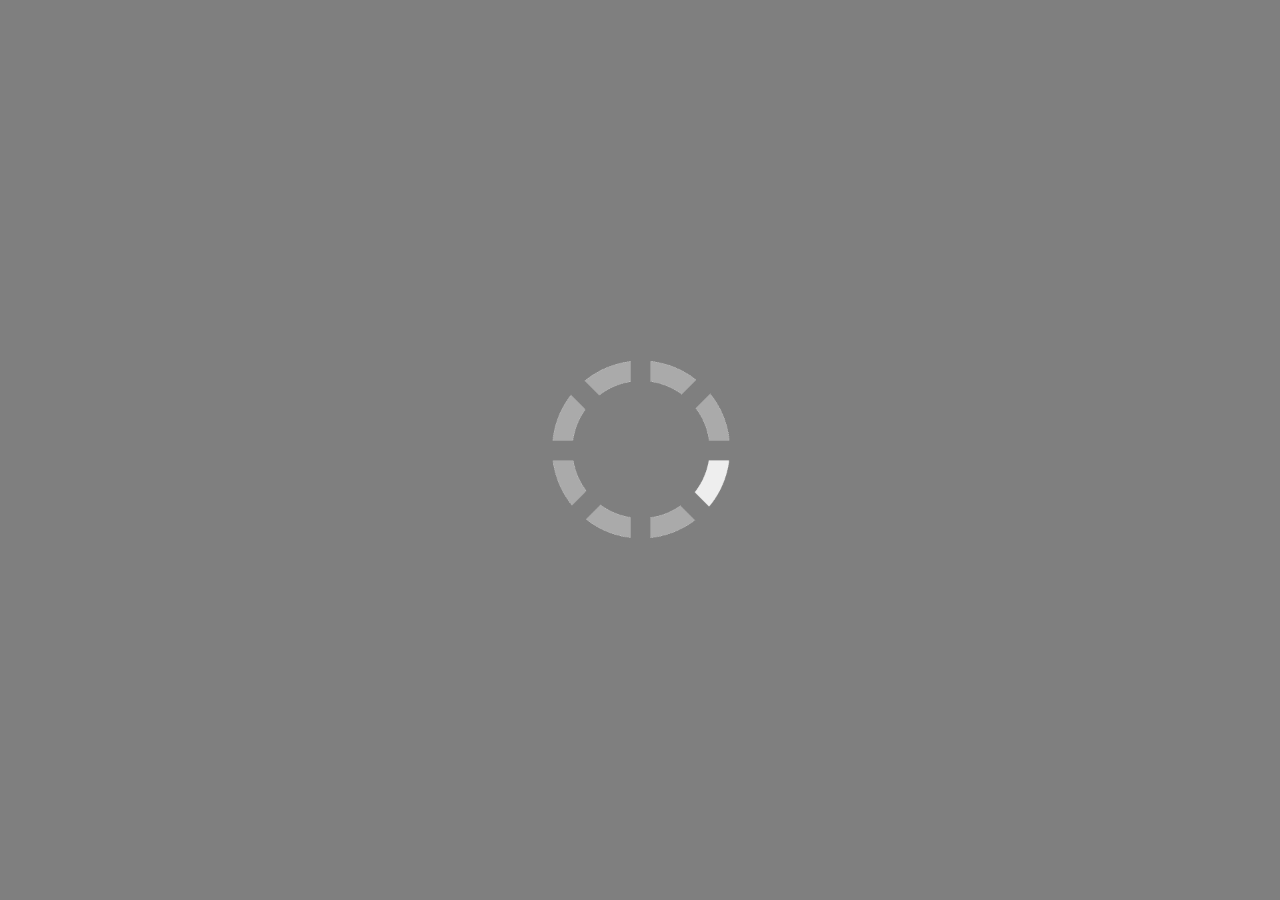
<file: JqueryDs/index.html>
<!DOCTYPE html>
<html lang="pt-br">

<head>
    <meta charset="UTF-8">
    <meta name="viewport" content="width=device-width, initial-scale=1, shrink-to-fit=no">
    <title>InfoTech</title>
    <link rel="shortcut icon" href="img/internet.png" type="image/x-icon">
    <link rel="stylesheet" href="css/bootstrap.css">
    <link rel="stylesheet" href="css/style.css">
    <link rel="stylesheet" href="libs/materialDesign/css/materialdesignicons.css">
</head>

<body>
    <div class="carrossel">
        <div id="my-carousel" class="carousel slide  d-sm-block d-none" data-ride="carousel">
            <div class="carousel-inner">
                <ol class="carousel-indicators ">
                    <li class="active " data-target="#my-carousel " data-slide-to="0 " aria-current="location "></li>
                    <li data-target="#my-carousel " data-slide-to="1 "></li>
                </ol>
                <div class="carousel-inner ">
                    <div class="carousel-item active ">
                        <img class="d-block w-100 img-banner " src="img/queda.jpg " alt="Queda na produção na Ti">
                        <div class="carousel-caption d-none d-md-block ">
                            <h5>COVID-19 DERRUBA PRODUÇÃO NA ÁREA DE INFORMÁTICA E ELETRÔNICA EM MARÇO</h5>
                            <p>Queda foi de 7,2%, mas taxa anual continua positiva em 1,2%, diz IBGE</p>
                        </div>
                    </div>
                    <div class="carousel-item ">
                        <img class="d-block w-100 img-banner " src="img/linux.jpg " alt="Suporte para Linux">
                        <div class="carousel-caption d-none d-md-block ">
                            <h5>Lenovo diz que seus próximos PCs trarão suporte para Linux</h5>
                            <p>Empresa vai disponibilizar patches de atualização para os sistemas</p>
                        </div>
                    </div>
                </div>
            </div>
            <a class="carousel-control-prev" href="#my-carousel" data-slide="prev" role="button">
                <span class="carousel-control-prev-icon" aria-hidden="true"></span>
                <span class="sr-only">Previous</span>
            </a>
            <a class="carousel-control-next" href="#my-carousel" data-slide="next" role="button">
                <span class="carousel-control-next-icon" aria-hidden="true"></span>
                <span class="sr-only">Next</span>
            </a>
        </div>
    </div>
    <nav class="navbar navbar-expand-lg navbar-dark bg-nav">
        <a class="navbar-brand d-block d-sm-none" href="index.html"></a>
        <button class="navbar-toggler" data-target="#my-nav" data-toggle="collapse" aria-controls="my-nav" aria-expanded="false" aria-label="Toggle navigation">
            <span class="navbar-toggler-icon text-white"></span>
        </button>
        <div id="my-nav" class="collapse navbar-collapse">
            <ul class="navbar-nav mr-auto">
                <li class="nav-item">
                    <a class="nav-link text-white" href="index.html">Home</a>
                </li>
                <li class="nav-item dropdown ">
                    <a class="nav-link dropdown-toggle text-white" href="#" id="navbarDropdown" role="button" data-toggle="dropdown" aria-haspopup="true" aria-expanded="false">
                      Redes Sociais
                    </a>
                    <div class="dropdown-menu" aria-labelledby="navbarDropdown">
                        <a class="dropdown-item text-primary text-center " href="#">
                            <h4><i class="mdi mdi-facebook"></i></h4>
                        </a>
                        <a class="dropdown-item text-purple text-center" href="#">
                            <h4><i class="mdi mdi-instagram"></i></h4>
                        </a>
                        <a class="dropdown-item text-info text-center" href="#">
                            <h4><i class="mdi mdi-twitter"></i></h4>
                        </a>

                    </div>
                </li>
                <li class="nav-item">
                    <a class="nav-link text-white" href="contato.html">Contato</a>
                </li>
                <li class="nav-item">
                    <a class="nav-link text-white" href="sobre.html">Sobre</a>
                </li>
            </ul>
        </div>
    </nav>



    <div class="container mt-3 ">
        <div class="row ">
            <div class="col-12 col-md-12 ">
                <h3 class="text-center text-info display-4 titulo ">
                    Blog dedicado a infomações e novidade sobre o mundo da informática!
                </h3>
            </div>
        </div>
        <div class="row mt-4 align-items-center ">
            <div class="col-12 col-md-6">
                <img class="img-fluid " src="img/interacao.jpg " alt="Integração entre pessoas e tecnologia ">
            </div>
            <div class="col-12 col-md-6">
                <h3>Integração entre pessoas e tecnologia</h3>
                <p>Neste momento, ela é o grande pilar de sustentação da sociedade, promovendo a manutenção das relações interpessoais e da força de trabalho, mesmo à distância. O impacto direto na maneira e intensidade com que as pessoas interagem com os
                    recursos tecnológicos tem causado uma série de reflexões no mercado, principalmente sobre o que essa situação ensina para o futuro.</p>
                <button class="btn btn-block btn-info ">Saber mais</button>
            </div>
        </div>
        <div class="row mt-5 ">
            <div class="col-12 col-md-12 ">
                <h3 class="display-4 ">Destaques</h3>
            </div>
        </div>
        <div class="row mt-3 ">
            <div class="col-12 col-md-4 mt-4 ">
                <div class="card ">
                    <img class="card-img-top " src="img/produtos.png " alt="Integração entre pessoas e tecnologia ">
                    <div class="card-body ">
                        <h5 class="card-title ">Produtos de informática mais populares no TecMundo em maio de 2020</h5>
                        <p class="card-text "></p>
                    </div>
                    <button type="button" class="btn btn-outline-info" data-toggle="modal" data-target="#exampleModal">
                        Ver Mais</button>
                </div>
            </div>
            <div class="col-12 col-md-4 mt-4 ">
                <div class="card ">
                    <img class="card-img-top " src="img/informatica.jpg " alt="Integração entre pessoas e tecnologia ">
                    <div class="card-body ">
                        <h5 class="card-title ">Câmara do Comércio Exterior zera imposto de importação para bens de informática</h5>
                        <p class="card-text "></p>
                    </div>
                    <button type="button" class="btn btn-outline-info" data-toggle="modal" data-target="#exampleModal2">Ver Mais</button>
                </div>
            </div>
            <div class="col-12 col-md-4 mt-4 ">
                <div class="card ">
                    <img class="card-img-top " src="img/covid.jpg " alt="Integração entre pessoas e tecnologia ">
                    <div class="card-body ">
                        <h5 class="card-title ">Especialistas debatem impactos da pandemia na área de Informática</h5>
                        <p class="card-text "></p>
                    </div>
                    <button type="button" class="btn btn-outline-info" data-toggle="modal" data-target="#exampleModal3">Ver Mais</button>
                </div>
            </div>
        </div>
    </div>
    <div class="modal fade" id="exampleModal" tabindex="-1" role="dialog" aria-labelledby="exampleModalLabel" aria-hidden="true">
        <div class="modal-dialog" role="document">
            <div class="modal-content">
                <div class="modal-header">
                    <h5 class="modal-title" id="exampleModalLabel">Produtos de informática mais populares no TecMundo em maio de 2020</h5>
                    <button type="button" class="close" data-dismiss="modal" aria-label="Close">
                <span aria-hidden="true">&times;</span>
              </button>
                </div>
                <div class="modal-body">
                    <p>Todos os dias, o TecMundo produz uma grande quantidade de matérias. Boa parte delas é composta por artigos jornalísticos com notícias relacionadas ao mundo da tecnologia que bombam todos os dias. Porém, nós também fazemos algumas publicações
                        que ajudam os consumidores a encontrarem os melhores produtos tecnológicos para as suas necessidades. </p>
                </div>
                <div class="modal-footer">
                    <button type="button" class="btn btn-block btn-secondary" data-dismiss="modal">Fechar</button>
                </div>
            </div>
        </div>
    </div>
    <div class="modal fade" id="exampleModal2" tabindex="-1" role="dialog" aria-labelledby="exampleModalLabel" aria-hidden="true">
        <div class="modal-dialog" role="document">
            <div class="modal-content">
                <div class="modal-header">
                    <h5 class="modal-title" id="exampleModalLabel">Câmara do Comércio Exterior zera imposto de importação para bens de informática</h5>
                    <button type="button" class="close" data-dismiss="modal" aria-label="Close">
                <span aria-hidden="true">&times;</span>
              </button>
                </div>
                <div class="modal-body">
                    <p>A Câmara do Comércio Exterior (Camex) reduziu a zero a alíquota do Imposto de Importação (IPI) sobre bens de informática e telecomunicações. A resolução foi publicada na edição desta quinta-feira (21) do Diário Oficial da União.</p>
                </div>
                <div class="modal-footer">
                    <button type="button" class="btn btn-block btn-secondary" data-dismiss="modal">Fechar</button>
                </div>
            </div>
        </div>
    </div>
    <div class="modal fade" id="exampleModal3" tabindex="-1" role="dialog" aria-labelledby="exampleModalLabel" aria-hidden="true">
        <div class="modal-dialog" role="document">
            <div class="modal-content">
                <div class="modal-header">
                    <h5 class="modal-title" id="exampleModalLabel">Especialistas debatem impactos da pandemia na área de Informática</h5>
                    <button type="button" class="close" data-dismiss="modal" aria-label="Close">
                <span aria-hidden="true">&times;</span>
              </button>
                </div>
                <div class="modal-body">
                    <p>Ainda é cedo para desenhar com clareza o futuro pós-pandemia, mas é muito provável que a vida se transforme profundamente após um dos episódios mais impactantes da história recente da humanidade. Para debater os reflexos dessa crise,
                        o Centro Paula Souza (CPS) lança a série Transformações do mercado de trabalho, que vai apresentar as apostas de especialistas para as novas configurações das atividades profissionais. Nesta primeira matéria, o tema é Informática.
                    </p>
                </div>
                <div class="modal-footer">
                    <button type="button" class="btn btn-block btn-secondary" data-dismiss="modal">Fechar</button>
                </div>
            </div>
        </div>
    </div>
    <div class="container-fluid rodape bg-footer mt-5 ">
        <div class="row ">
            <div class="container-fluid bg-footer mt-5 ">
                <div class="row ">
                    <div class="col-12 col-md-12 ">
                        <p class="text-center text-white ">
                            Desenvolvido por Vitor Martins
                        </p>
                    </div>
                </div>
            </div>
        </div>
    </div>
    <div id="loader" class="modal" tabindex="-1" role="dialog" aria-hidden="true">
        <div class="modal-dialog  modal-dialog-centered" role="document">
            <div class="modal-content text-center">
                <div class="modal-body">
                    <img src="img/load.gif" class="fundo" alt="carregar">
                </div>
            </div>
        </div>
    </div>



    <script src="js/jquery-3.4.1.js "></script>
    <script src="js/bootstrap.js "></script>
    <script src="js/function.js "></script>


</body>

</html>
</file>
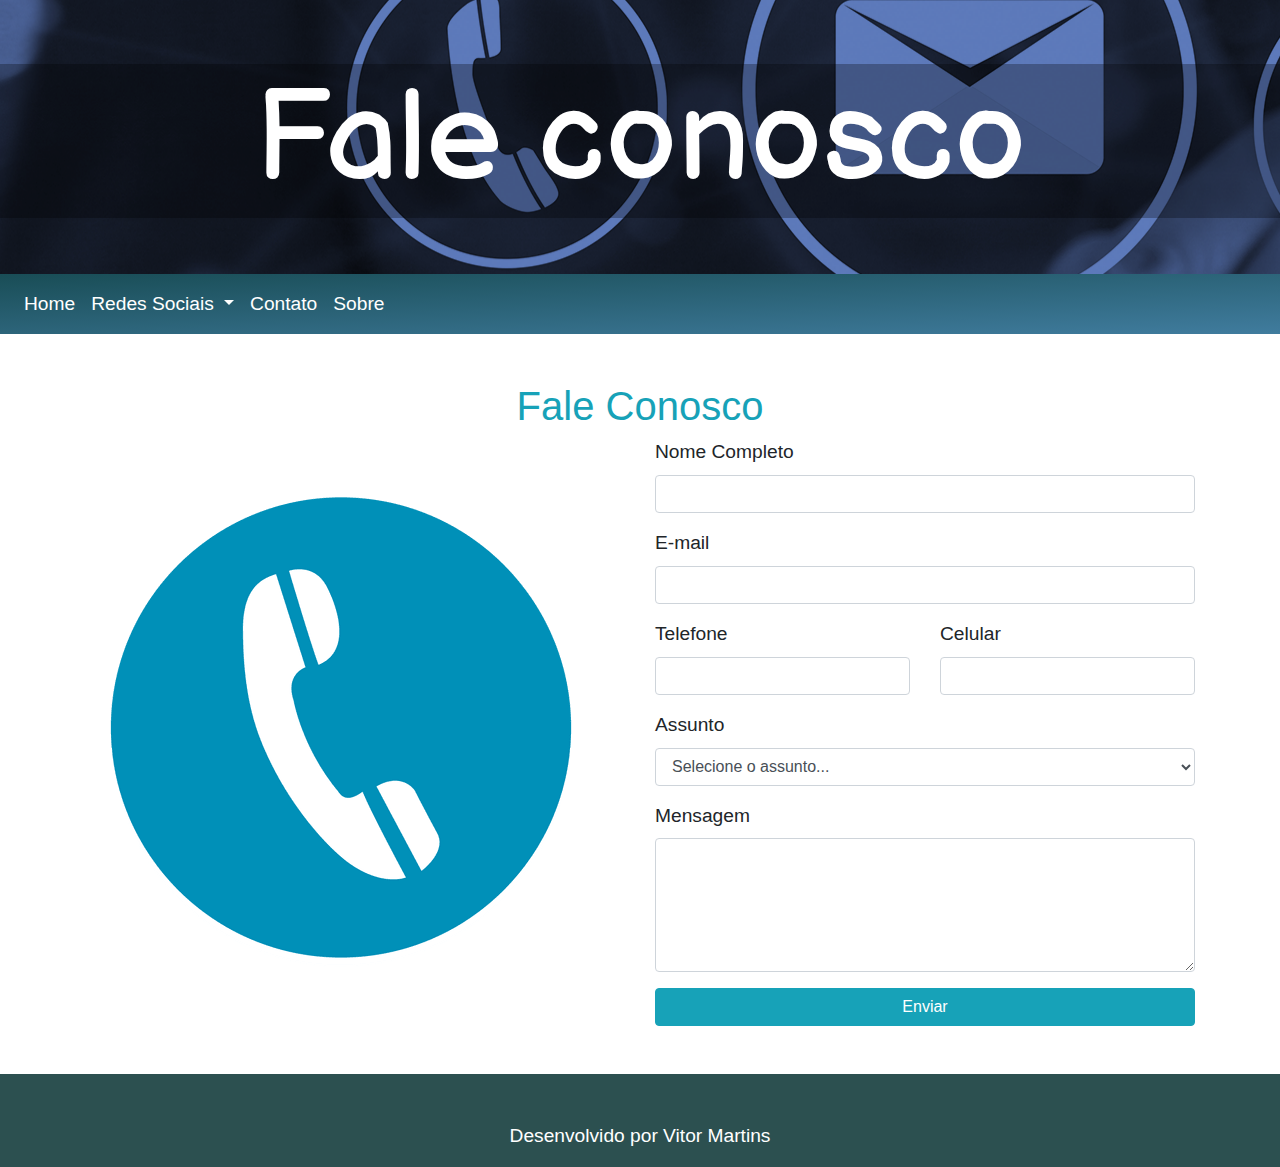
<file: JqueryDs/contato.html>
<!DOCTYPE html>
<html lang="pt-br">

<head>
    <meta charset="UTF-8">
    <meta name="viewport" content="width=device-width, initial-scale=1, shrink-to-fit=no">
    <title>Meu Blog</title>
    <link rel="shortcut icon" href="img/internet.png" type="image/x-icon">
    <link rel="stylesheet" href="css/bootstrap.css">
    <link rel="stylesheet" href="css/style.css">
    <link rel="stylesheet" href="libs/materialDesign/css/materialdesignicons.css">
</head>

<body>


    <div class="jumbotron jumbotron-fluid bg-titulo-contato">
        <h1 class="display-4 text-title text-center">
            Fale conosco
        </h1>
    </div>


    <nav class="navbar navbar-expand-lg navbar-dark bg-nav mt-n5">
        <a class="navbar-brand d-block d-sm-none" href="index.html"></a>
        <button class="navbar-toggler" data-target="#my-nav" data-toggle="collapse" aria-controls="my-nav" aria-expanded="false" aria-label="Toggle navigation">
            <span class="navbar-toggler-icon text-white"></span>
        </button>
        <div id="my-nav" class="collapse navbar-collapse">
            <ul class="navbar-nav mr-auto">
                <li class="nav-item">
                    <a class="nav-link text-white" href="index.html">Home</a>
                </li>
                <li class="nav-item dropdown ">
                    <a class="nav-link dropdown-toggle text-white" href="#" id="navbarDropdown" role="button" data-toggle="dropdown" aria-haspopup="true" aria-expanded="false">
                      Redes Sociais
                    </a>
                    <div class="dropdown-menu" aria-labelledby="navbarDropdown">
                        <a class="dropdown-item text-primary text-center " href="#">
                            <h4><i class="mdi mdi-facebook"></i></h4>
                        </a>
                        <a class="dropdown-item text-purple text-center" href="#">
                            <h4><i class="mdi mdi-instagram"></i></h4>
                        </a>
                        <a class="dropdown-item text-info text-center" href="#">
                            <h4><i class="mdi mdi-twitter"></i></h4>
                        </a>

                    </div>
                </li>
                <li class="nav-item">
                    <a class="nav-link text-white" href="contato.html">Contato</a>
                </li>
                <li class="nav-item">
                    <a class="nav-link text-white" href="sobre.html">Sobre</a>
                </li>
            </ul>
        </div>
    </nav>

    <div class="container mt-5">
        <div class="row">
            <div class="col-12 col-md-12 ">
                <h1 class="text-center text-info">Fale Conosco</h1>
            </div>
        </div>
        <div class="row align-items-center">
            <div class="col-md-6 col-12 d-none d-sm-block">
                <img class="img-fluid" src="img/contato1.png" alt="Fale Conosco">
            </div>
            <div class="col-md-6 col-12">
                <form action="">
                    <div class="form-group">
                        <label>Nome Completo</label>
                        <input type="text" class="form-control">
                    </div>
                    <div class="form-group">
                        <label>E-mail</label>
                        <input type="email" class="form-control">
                    </div>
                    <div class="form-group row">
                        <div class="col-md-6 col-12">
                            <label>Telefone</label>
                            <input type="tel" class="form-control">
                        </div>
                        <div class="col-md-6 col-12">
                            <label>Celular</label>
                            <input type="tel" class="form-control">
                        </div>
                    </div>
                    <div class="form-group">
                        <label>Assunto</label>
                        <select name="" id="" class="form-control">
                            <option value="">Selecione o assunto...</option>
                            <option value="">Sugestão</option>
                            <option value="">Dúvidas</option>
                            <option value="">Elogio</option>
                        </select>
                    </div>
                    <div class="form-group">
                        <label>Mensagem</label>
                        <textarea name="" id="" cols="30" rows="5" class="form-control"></textarea>
                    </div>
                    <div class="row">
                        <div class="col-12 col-md-12">
                            <button class="btn btn-info btn-block">Enviar</button>
                        </div>
                    </div>
                </form>
            </div>
        </div>
    </div>

    <div class="container-fluid bg-footer mt-5">
        <div class="row">
            <div class="container-fluid bg-footer mt-5">
                <div class="row">
                    <div class="col-12 col-md-12">
                        <p class="text-center text-white">
                            Desenvolvido por Vitor Martins
                        </p>
                    </div>
                </div>
            </div>
        </div>
    </div>
    <script src="js/jquery-3.4.1.js"></script>
    <script src="js/bootstrap.js"></script>

</body>

</html>
</file>
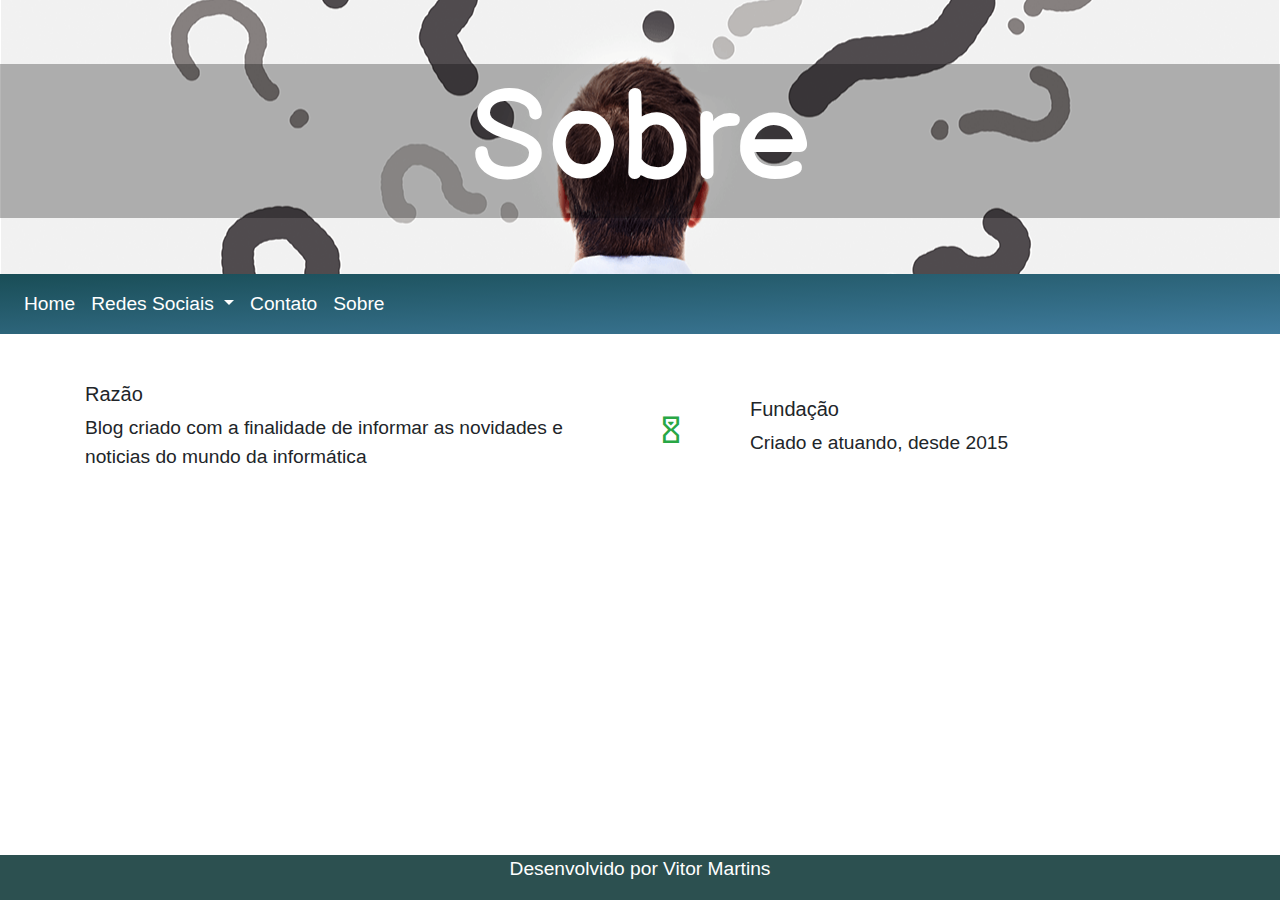
<file: JqueryDs/sobre.html>
<!DOCTYPE html>
<html lang="pt-br">

<head>
    <meta charset="UTF-8">
    <meta name="viewport" content="width=device-width, initial-scale=1, shrink-to-fit=no">
    <title>Meu Blog</title>
    <link rel="shortcut icon" href="img/internet.png" type="image/x-icon">
    <link rel="stylesheet" href="css/bootstrap.css">
    <link rel="stylesheet" href="css/style.css">
    <link rel="stylesheet" href="libs/materialDesign/css/materialdesignicons.css">
</head>

<body>


    <div class="jumbotron jumbotron-fluid bg-titulo-sobre">
        <h1 class="display-4 text-title text-center">
            Sobre
        </h1>
    </div>


    <nav class="navbar navbar-expand-lg navbar-dark bg-nav mt-n5">
        <a class="navbar-brand d-block d-sm-none" href="index.html"></a>
        <button class="navbar-toggler" data-target="#my-nav" data-toggle="collapse" aria-controls="my-nav" aria-expanded="false" aria-label="Toggle navigation">
            <span class="navbar-toggler-icon text-white"></span>
        </button>
        <div id="my-nav" class="collapse navbar-collapse">
            <ul class="navbar-nav mr-auto">
                <li class="nav-item">
                    <a class="nav-link text-white" href="index.html">Home</a>
                </li>
                <li class="nav-item dropdown ">
                    <a class="nav-link dropdown-toggle text-white" href="#" id="navbarDropdown" role="button" data-toggle="dropdown" aria-haspopup="true" aria-expanded="false">
                      Redes Sociais
                    </a>
                    <div class="dropdown-menu" aria-labelledby="navbarDropdown">
                        <a class="dropdown-item text-primary text-center " href="#">
                            <h4><i class="mdi mdi-facebook"></i></h4>
                        </a>
                        <a class="dropdown-item text-purple text-center" href="#">
                            <h4><i class="mdi mdi-instagram"></i></h4>
                        </a>
                        <a class="dropdown-item text-info text-center" href="#">
                            <h4><i class="mdi mdi-twitter"></i></h4>
                        </a>

                    </div>
                </li>
                <li class="nav-item">
                    <a class="nav-link text-white" href="contato.html">Contato</a>
                </li>
                <li class="nav-item">
                    <a class="nav-link text-white" href="sobre.html">Sobre</a>
                </li>
            </ul>
        </div>
    </nav>
    <div class="container mt-5">
        <div class="row align-items-center">
            <div class="col-6">
                <h5>Razão</h5>
                <p>Blog criado com a finalidade de informar as novidades e noticias do mundo da informática</p>
            </div>
            <div class="col-1">
                <h2><i class="mdi mdi-timer-sand text-success"></i></h2>
            </div>
            <div class="col-5">
                <h5>Fundação</h5>
                <p>Criado e atuando, desde 2015</p>
            </div>
        </div>
    </div>
    <div class="row fixed-bottom">
        <div class="container-fluid bg-footer mt-5">
            <div class="row">
                <div class="col-12 col-md-12">
                    <p class="text-center text-white">
                        Desenvolvido por Vitor Martins
                    </p>
                </div>
            </div>
        </div>
    </div>
    </div>
    <script src="js/jquery-3.4.1.js"></script>
    <script src="js/bootstrap.js"></script>

</body>

</html>
</file>
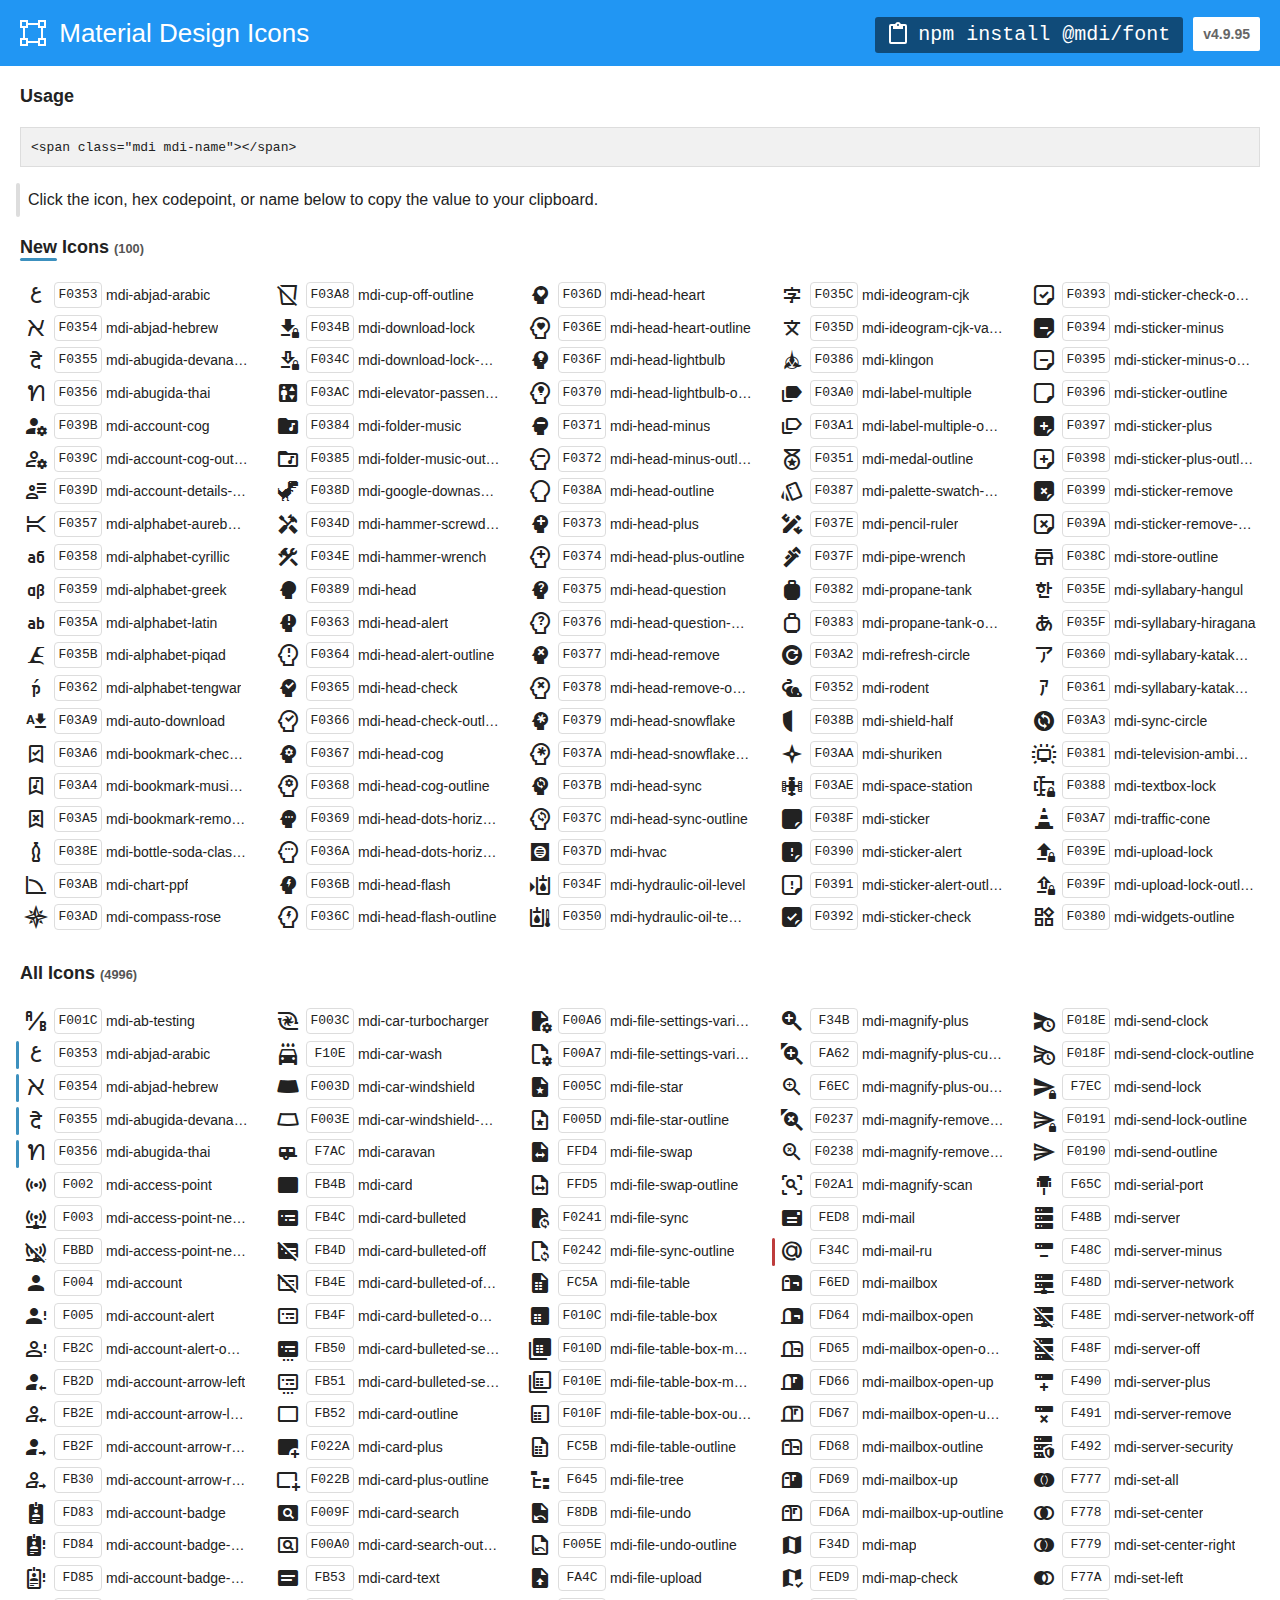
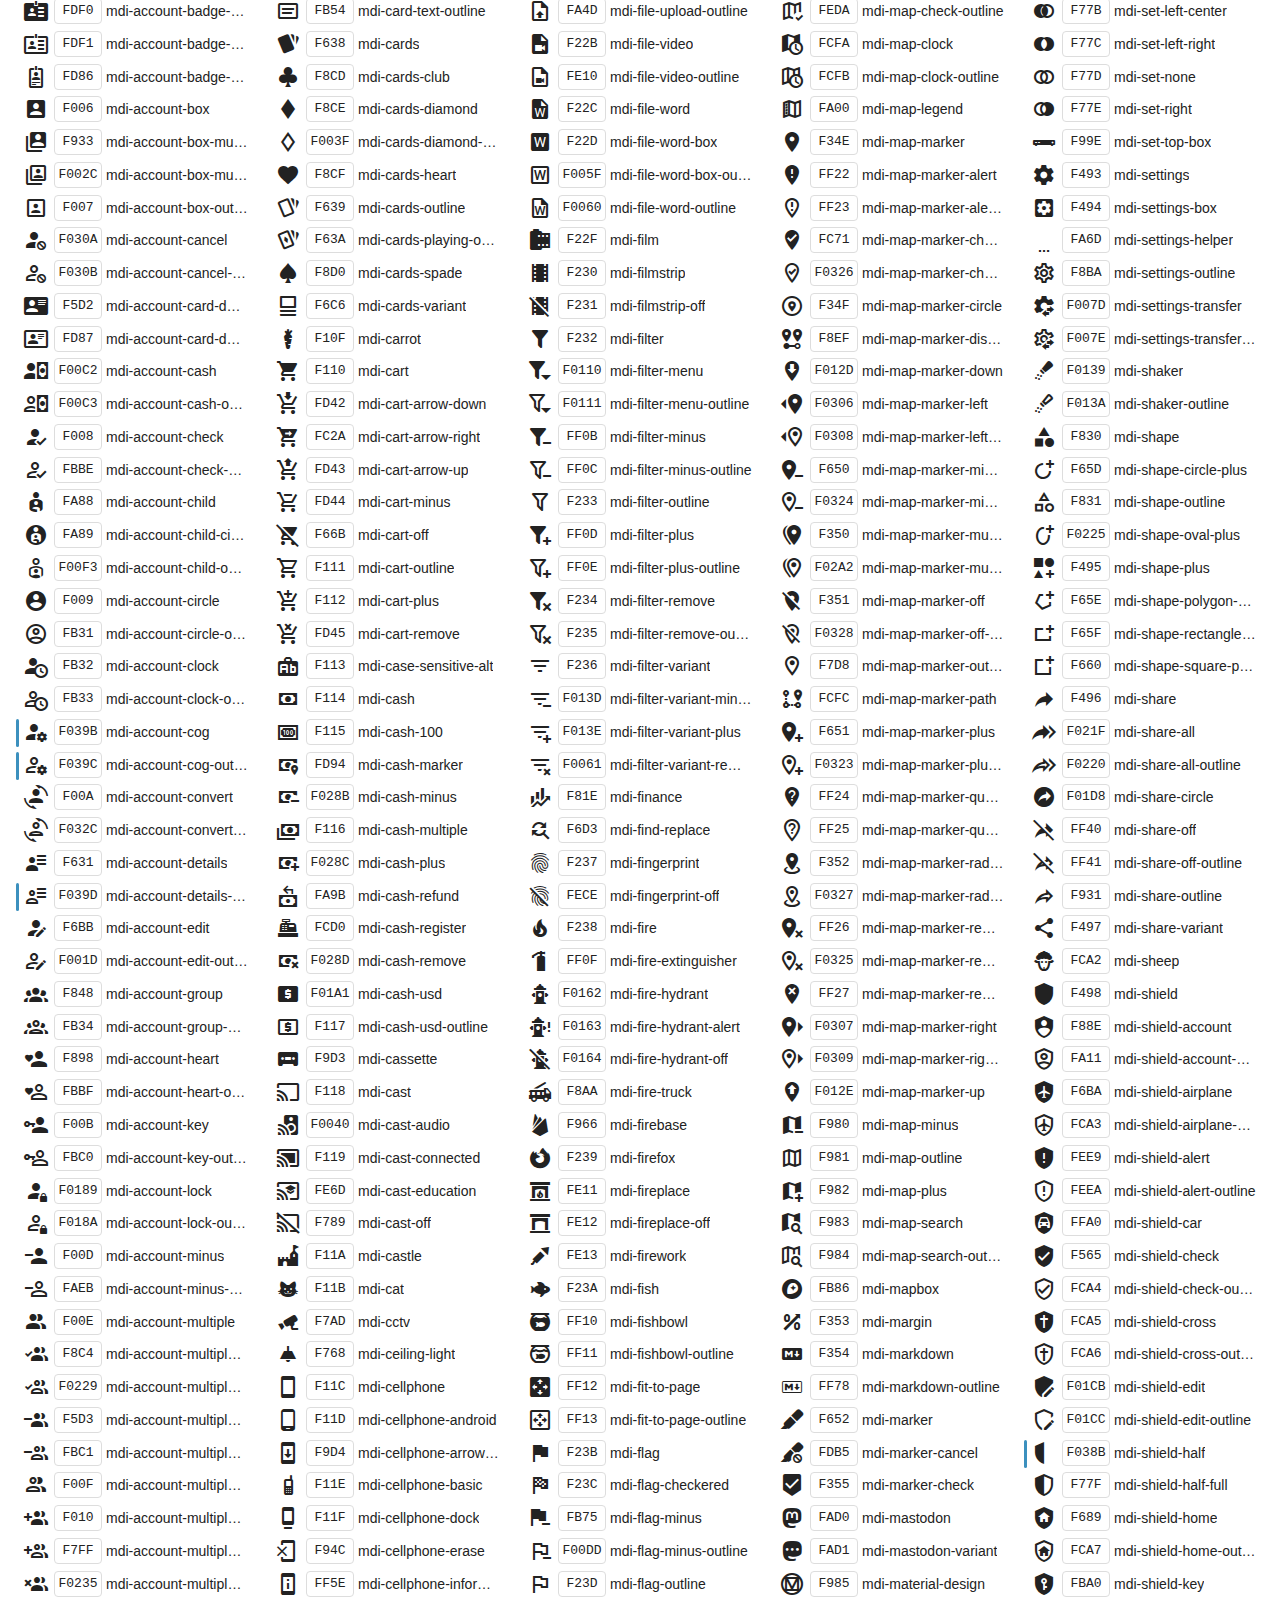
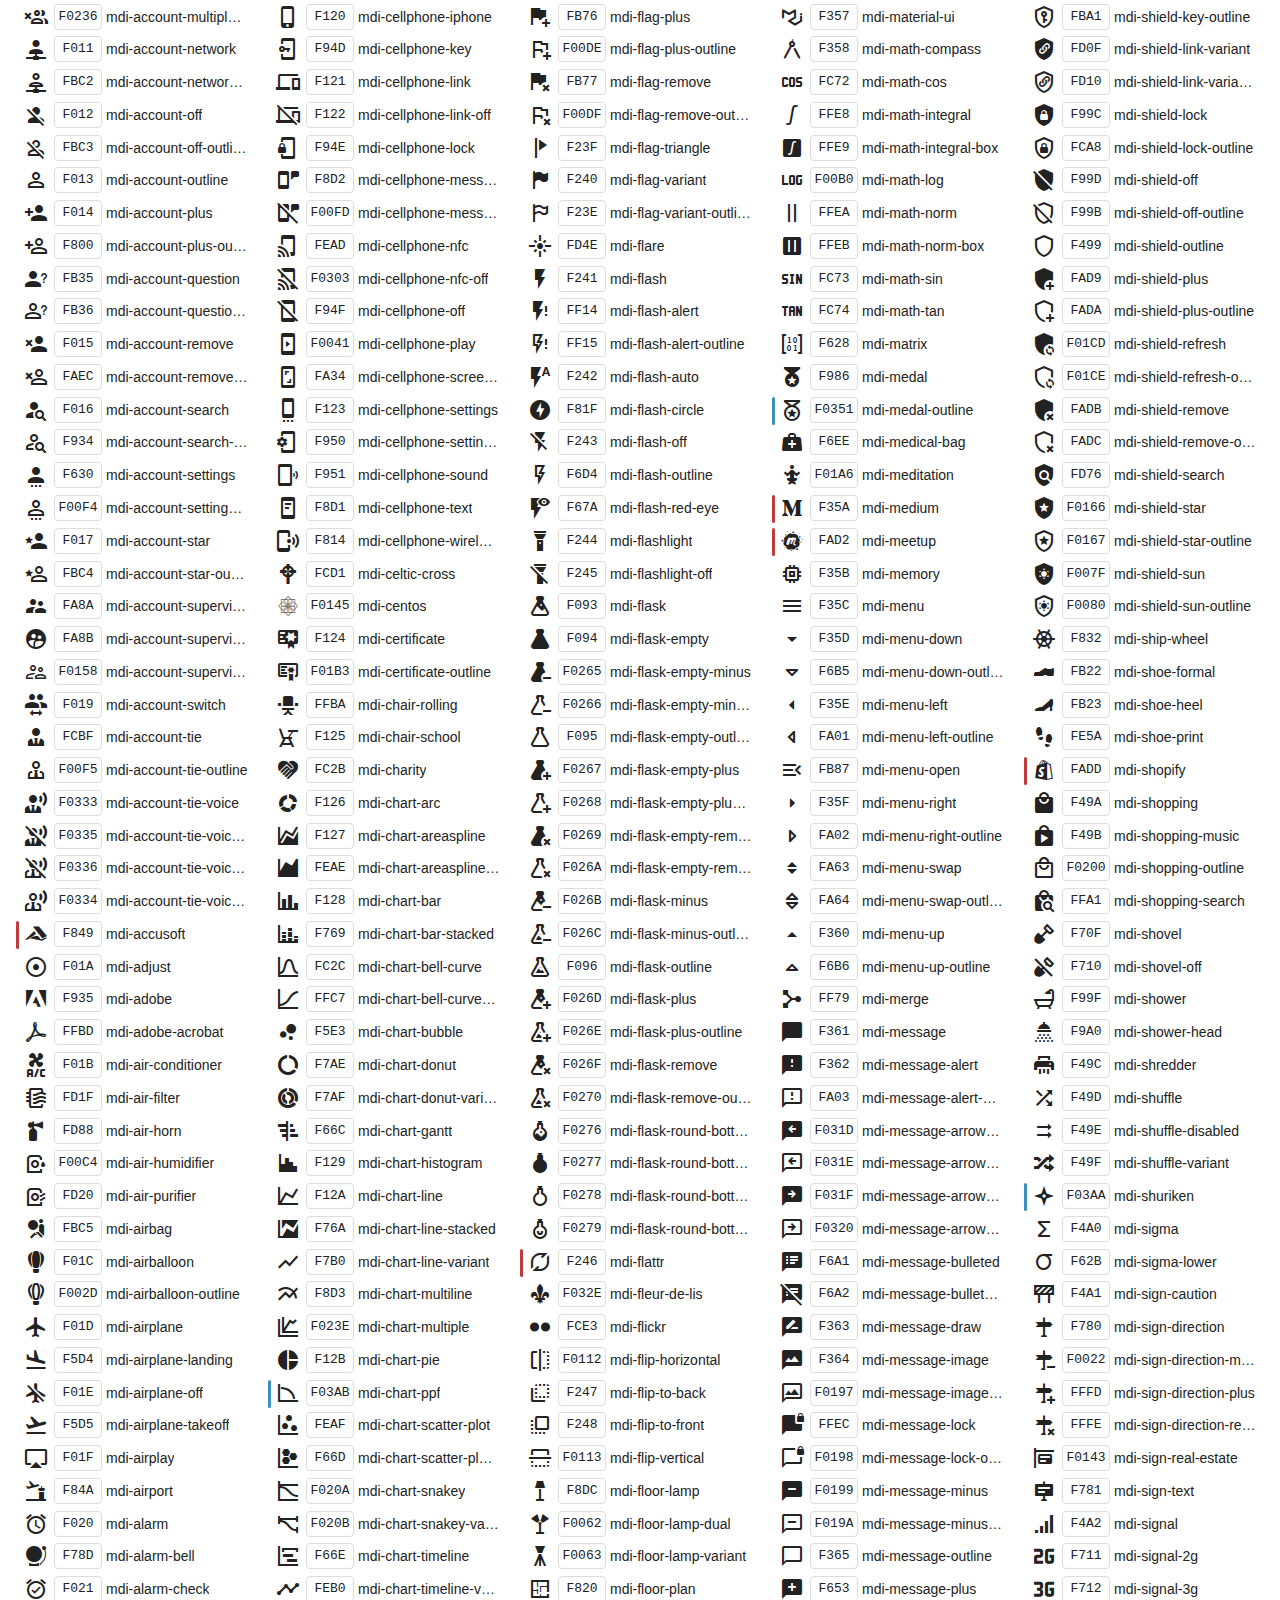
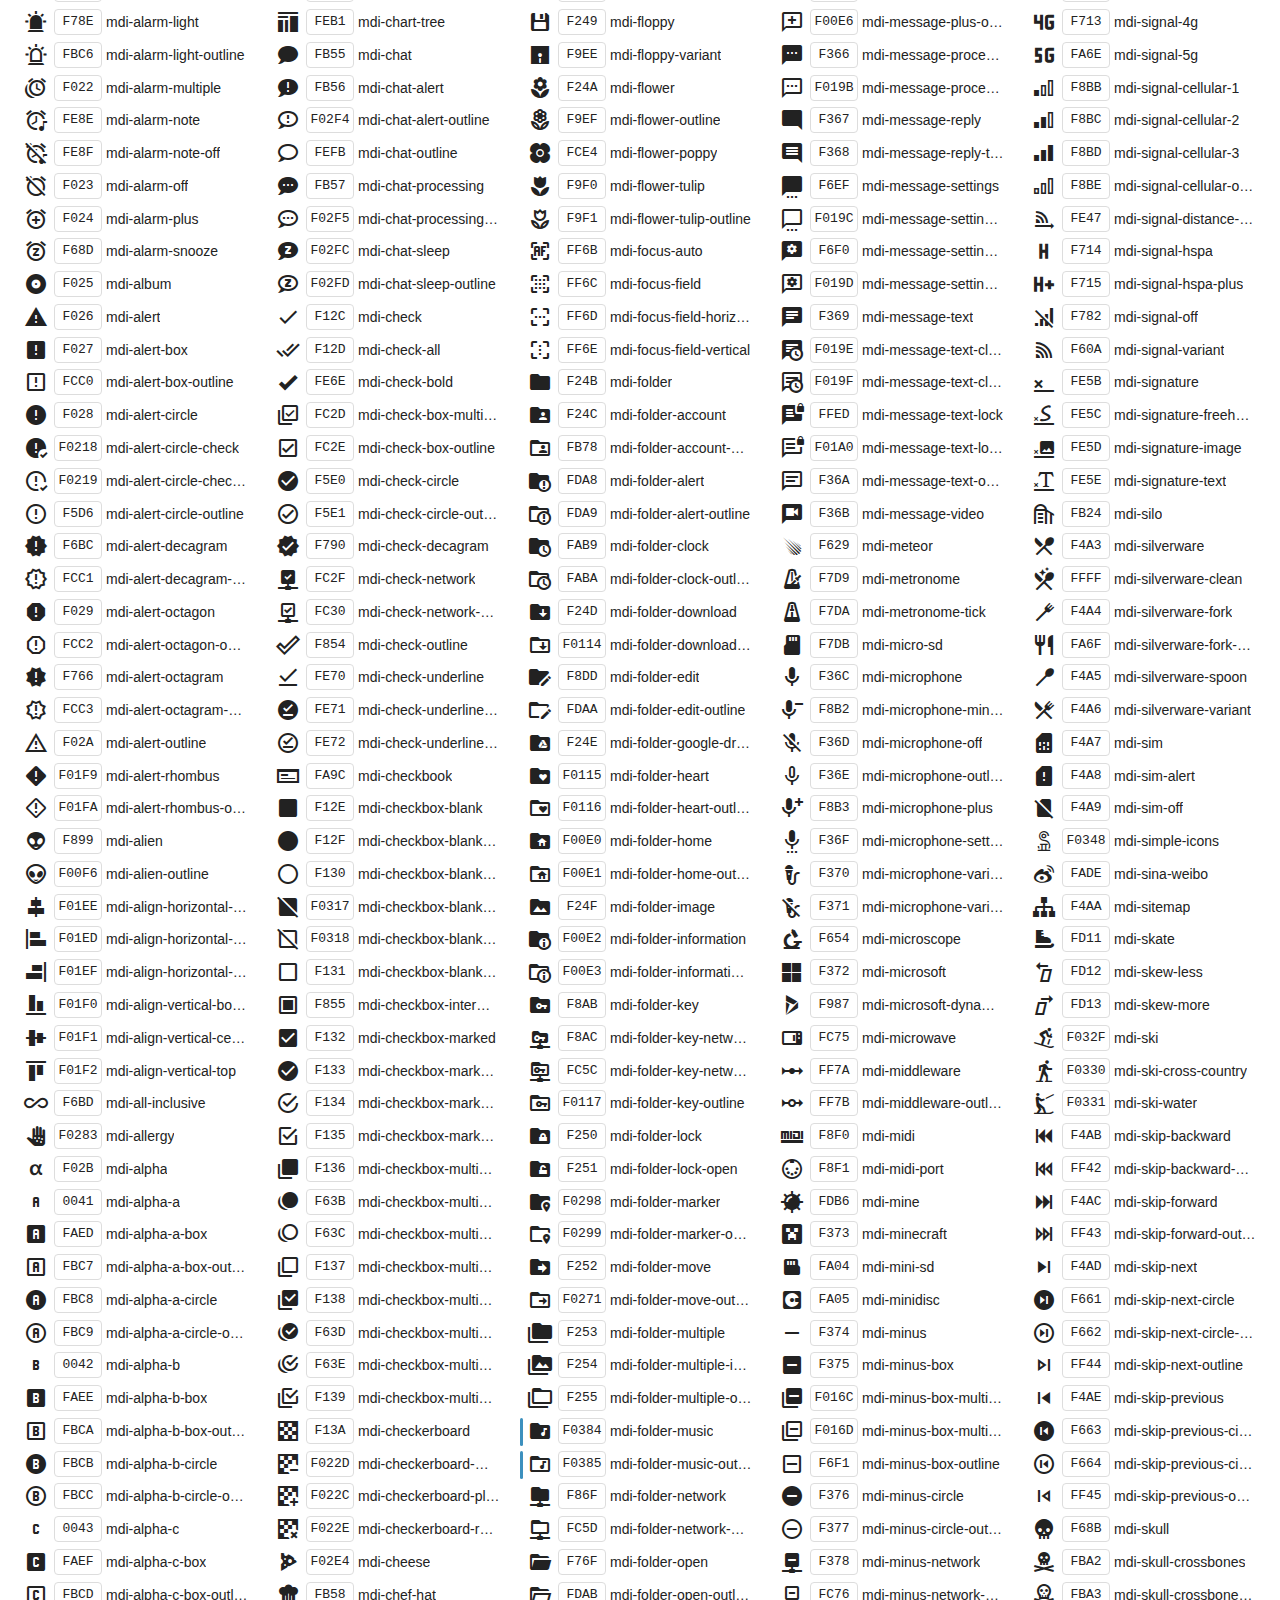
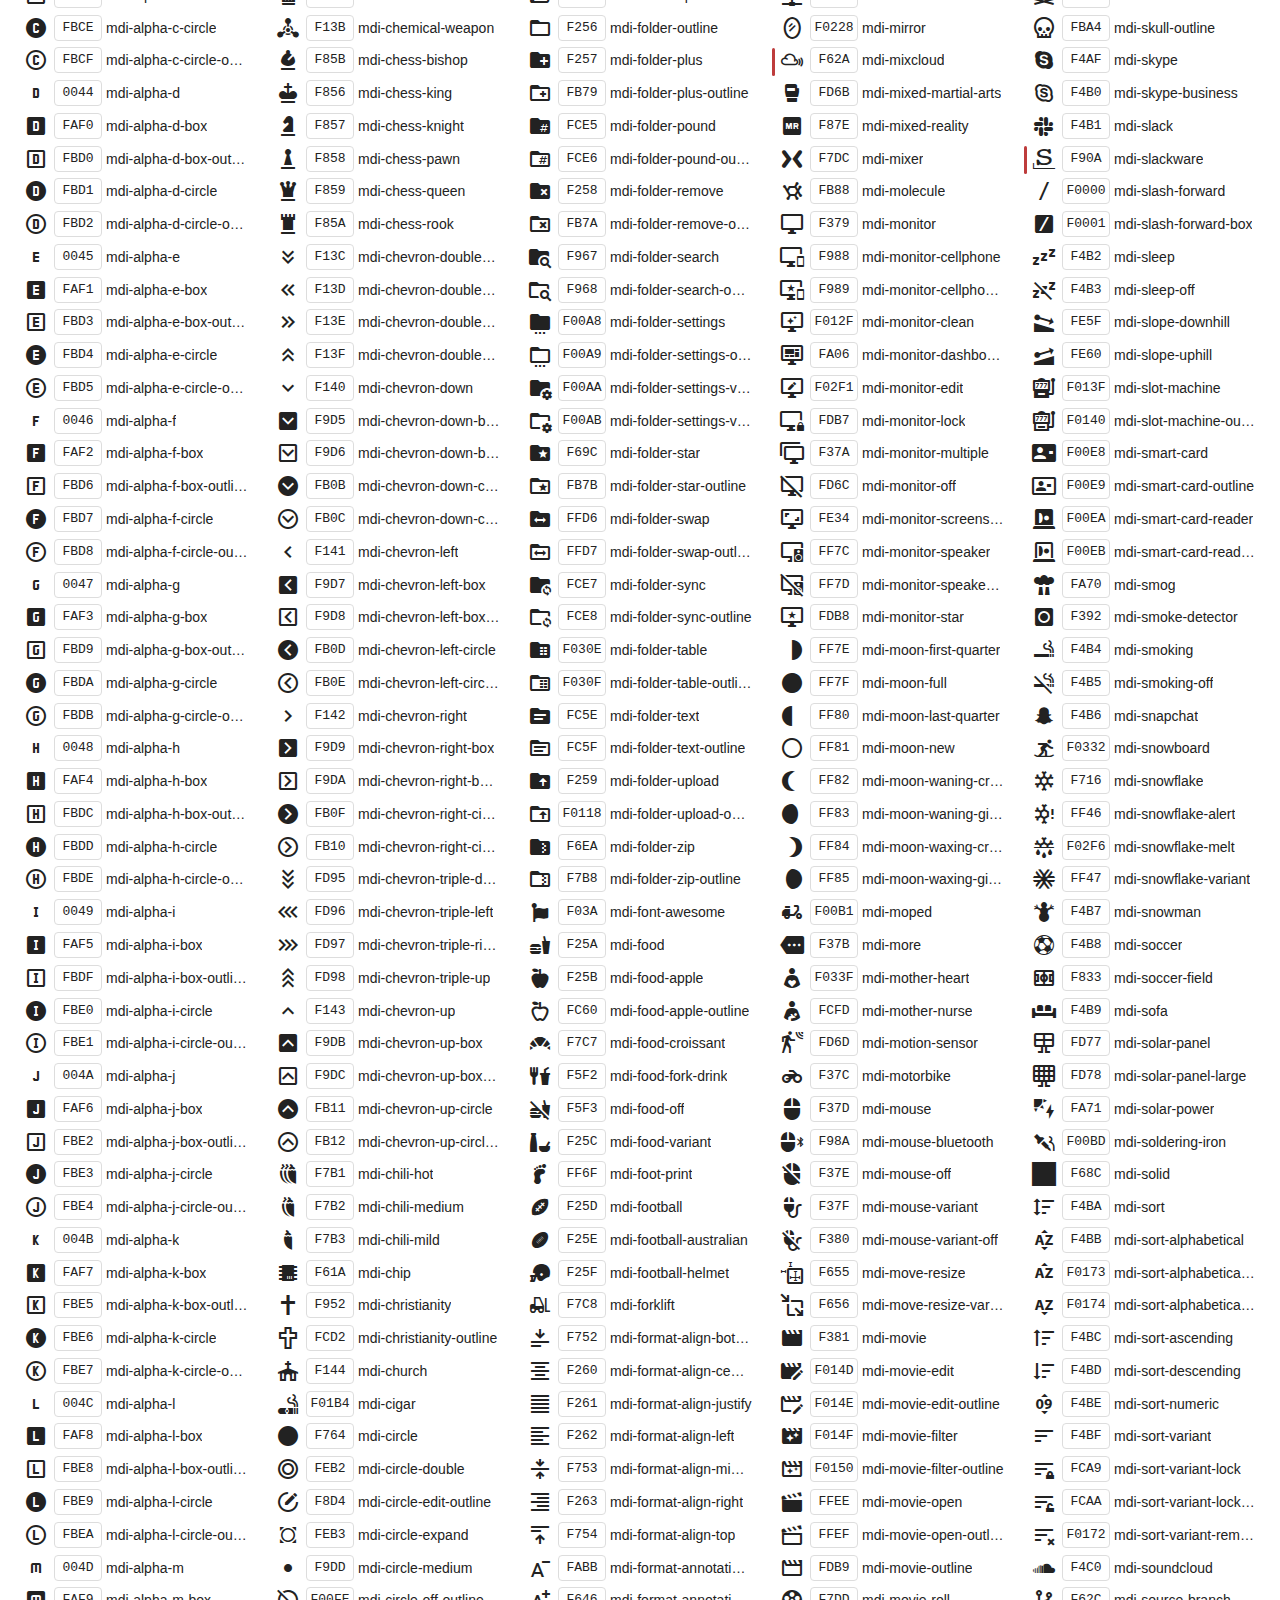
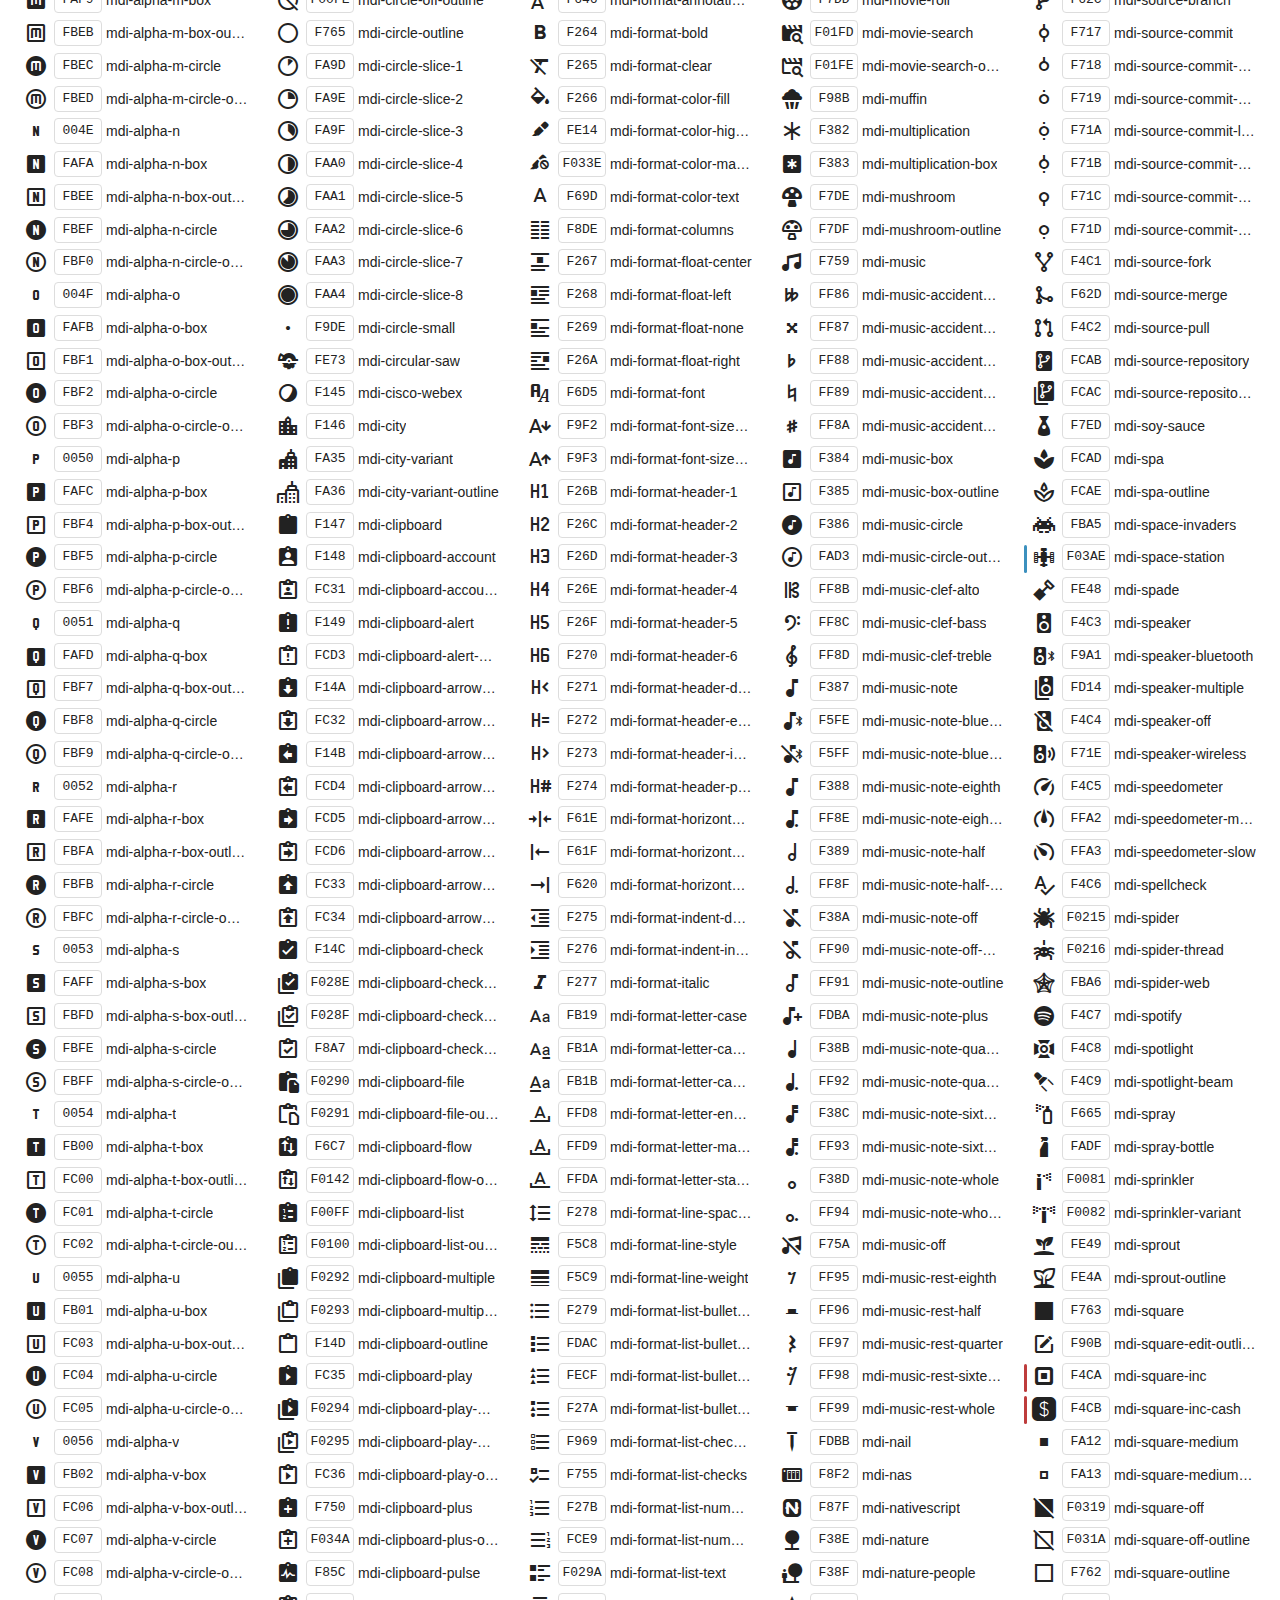
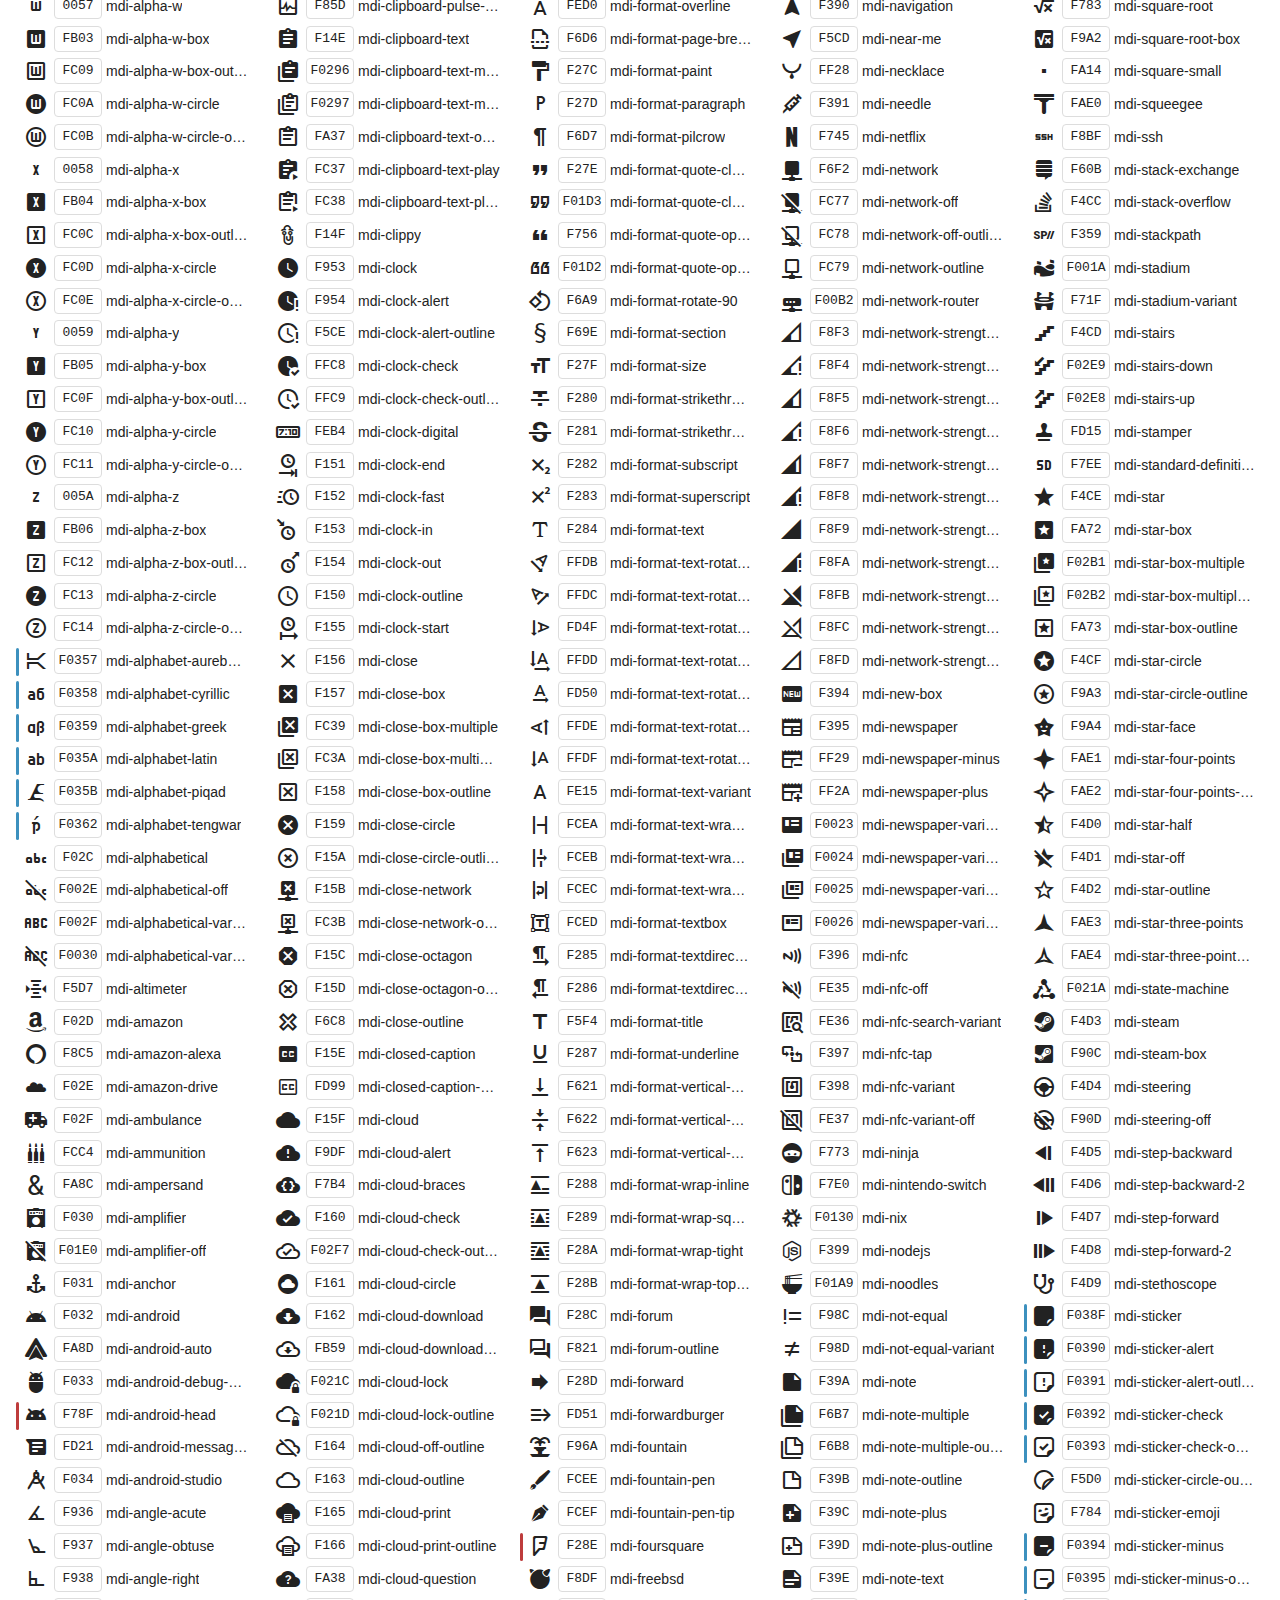
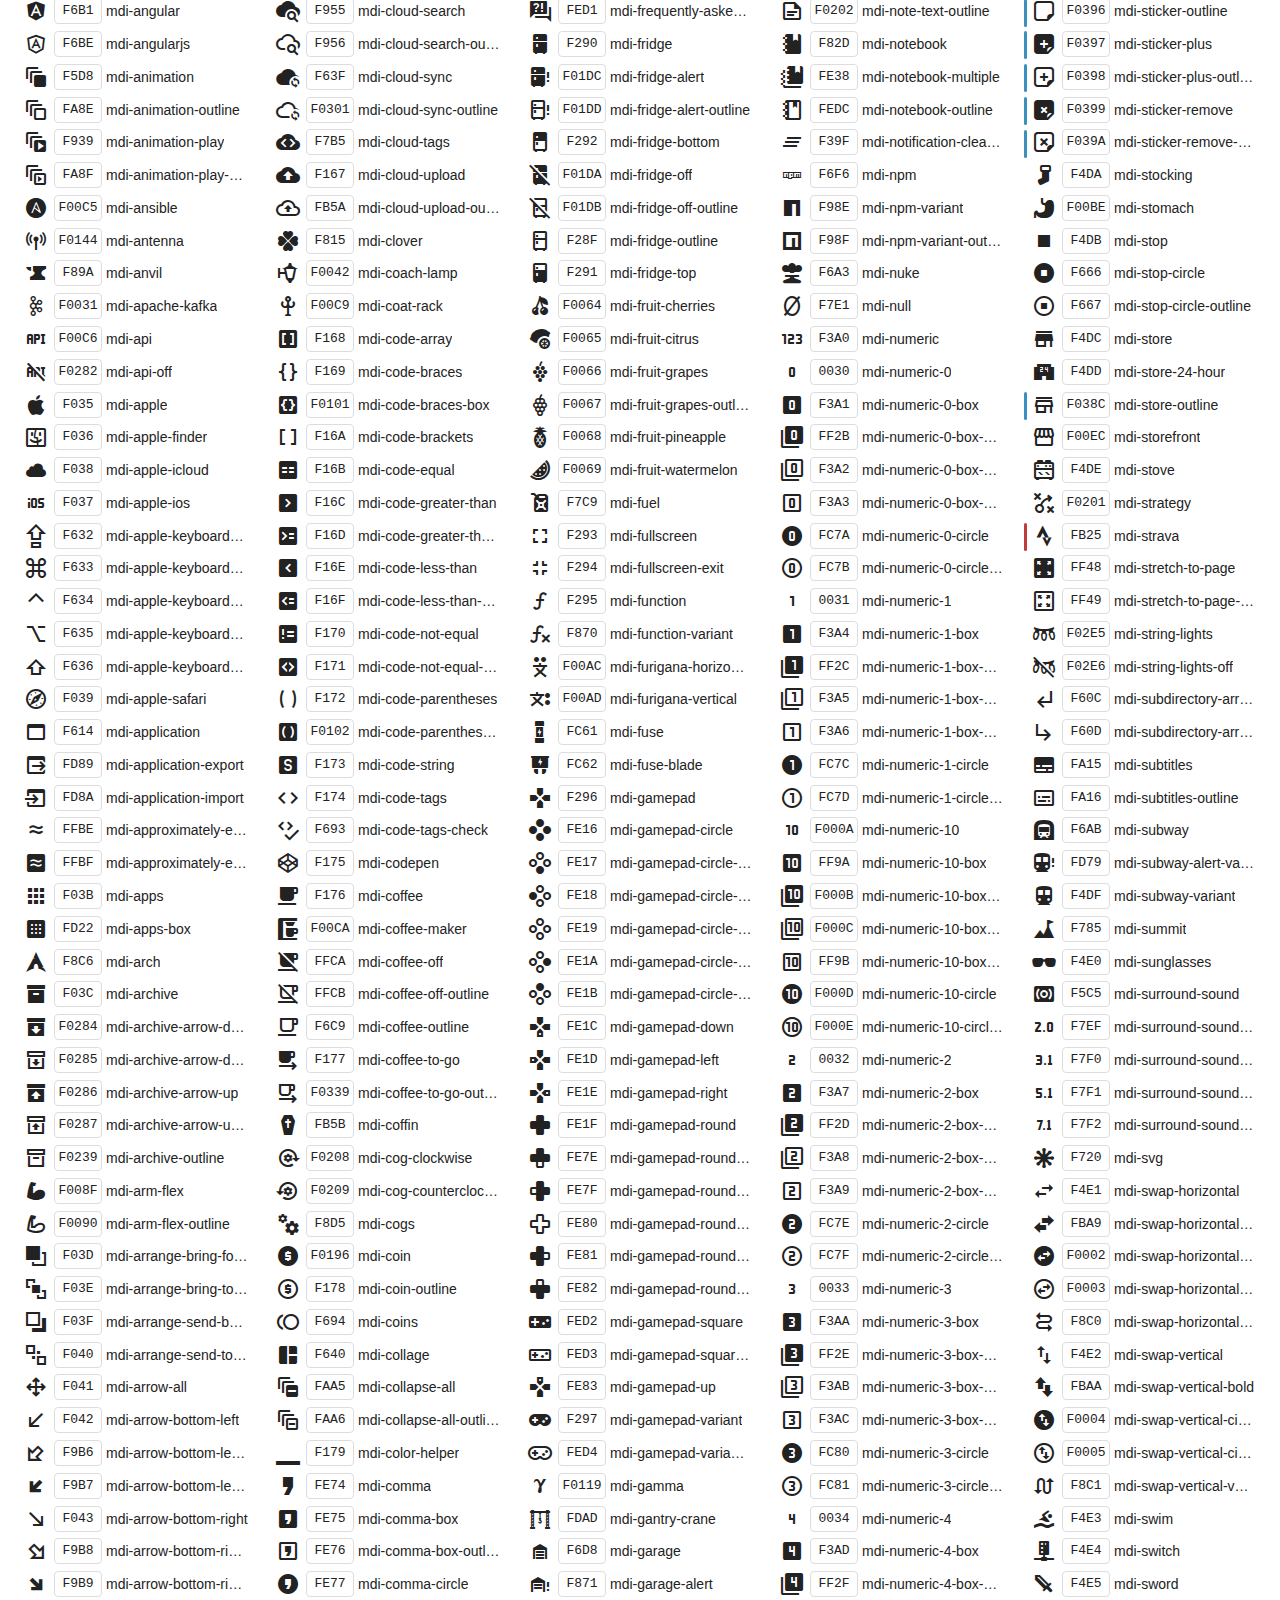
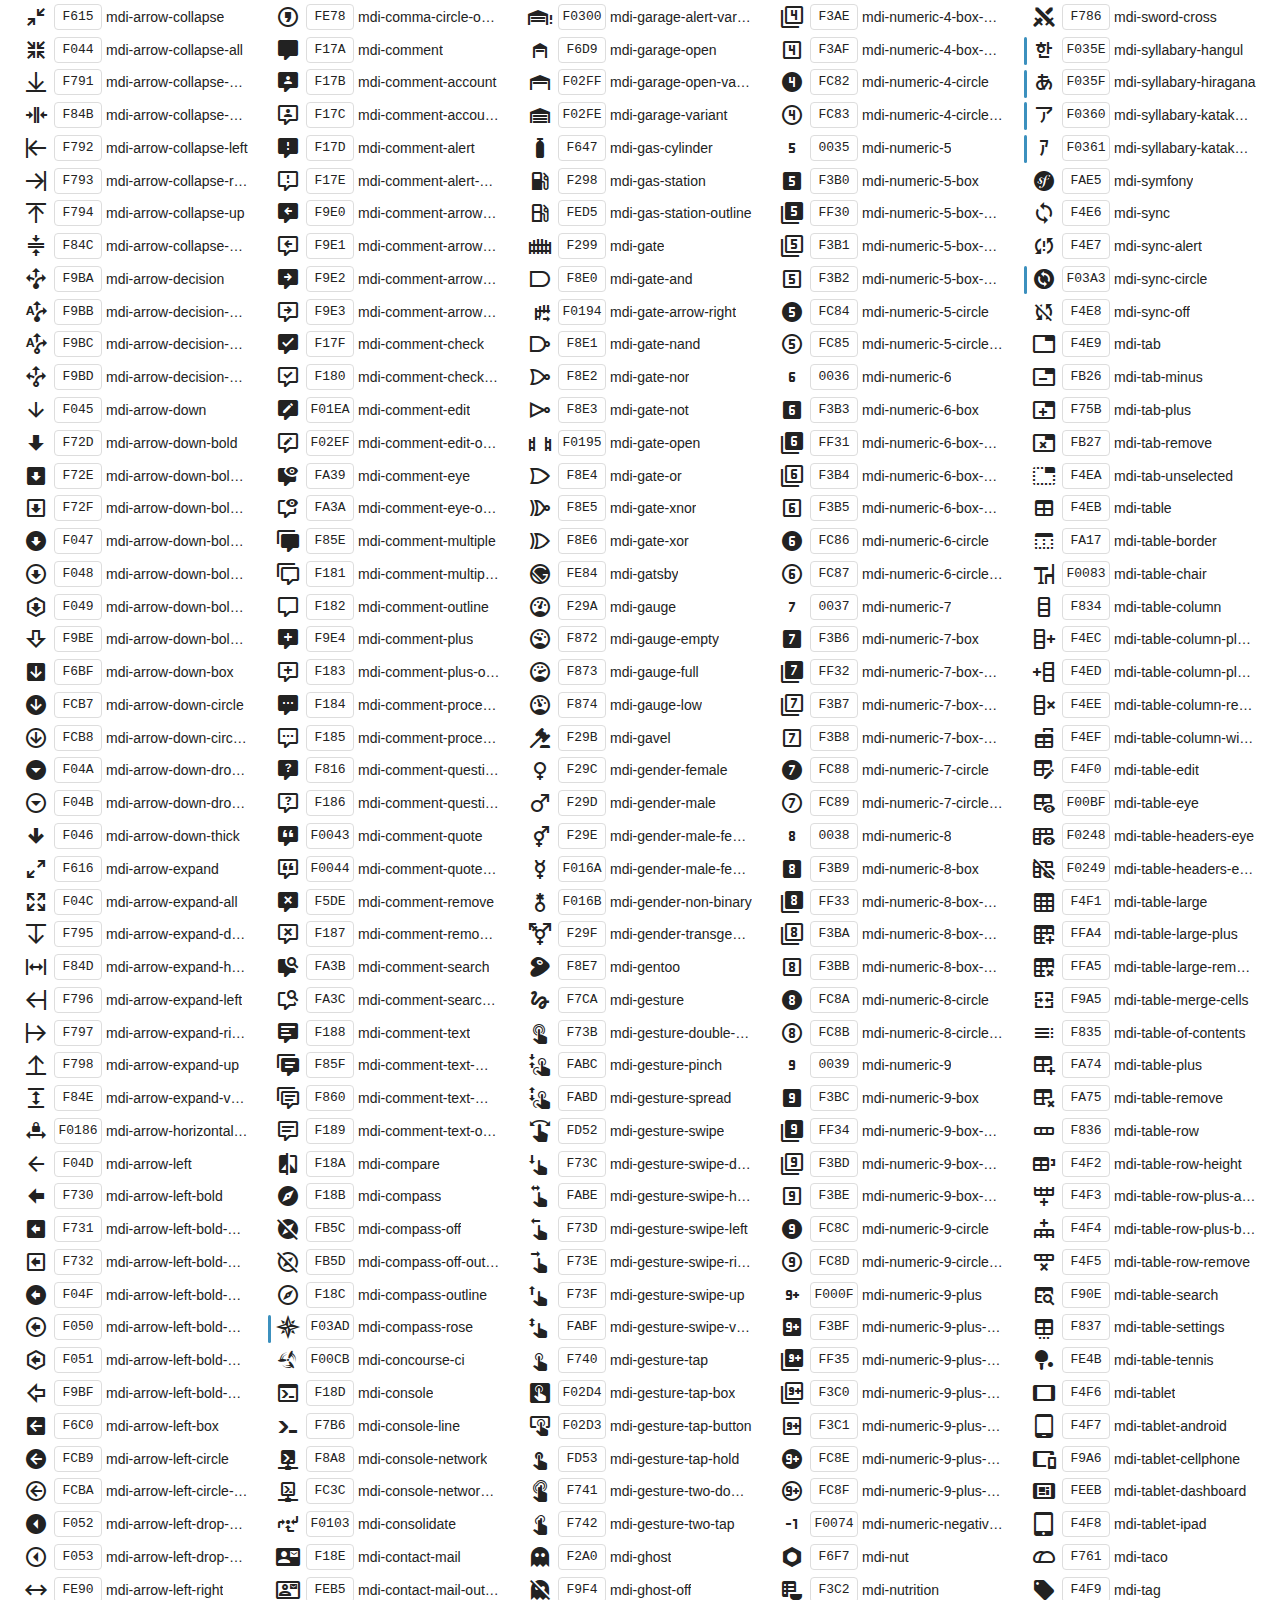
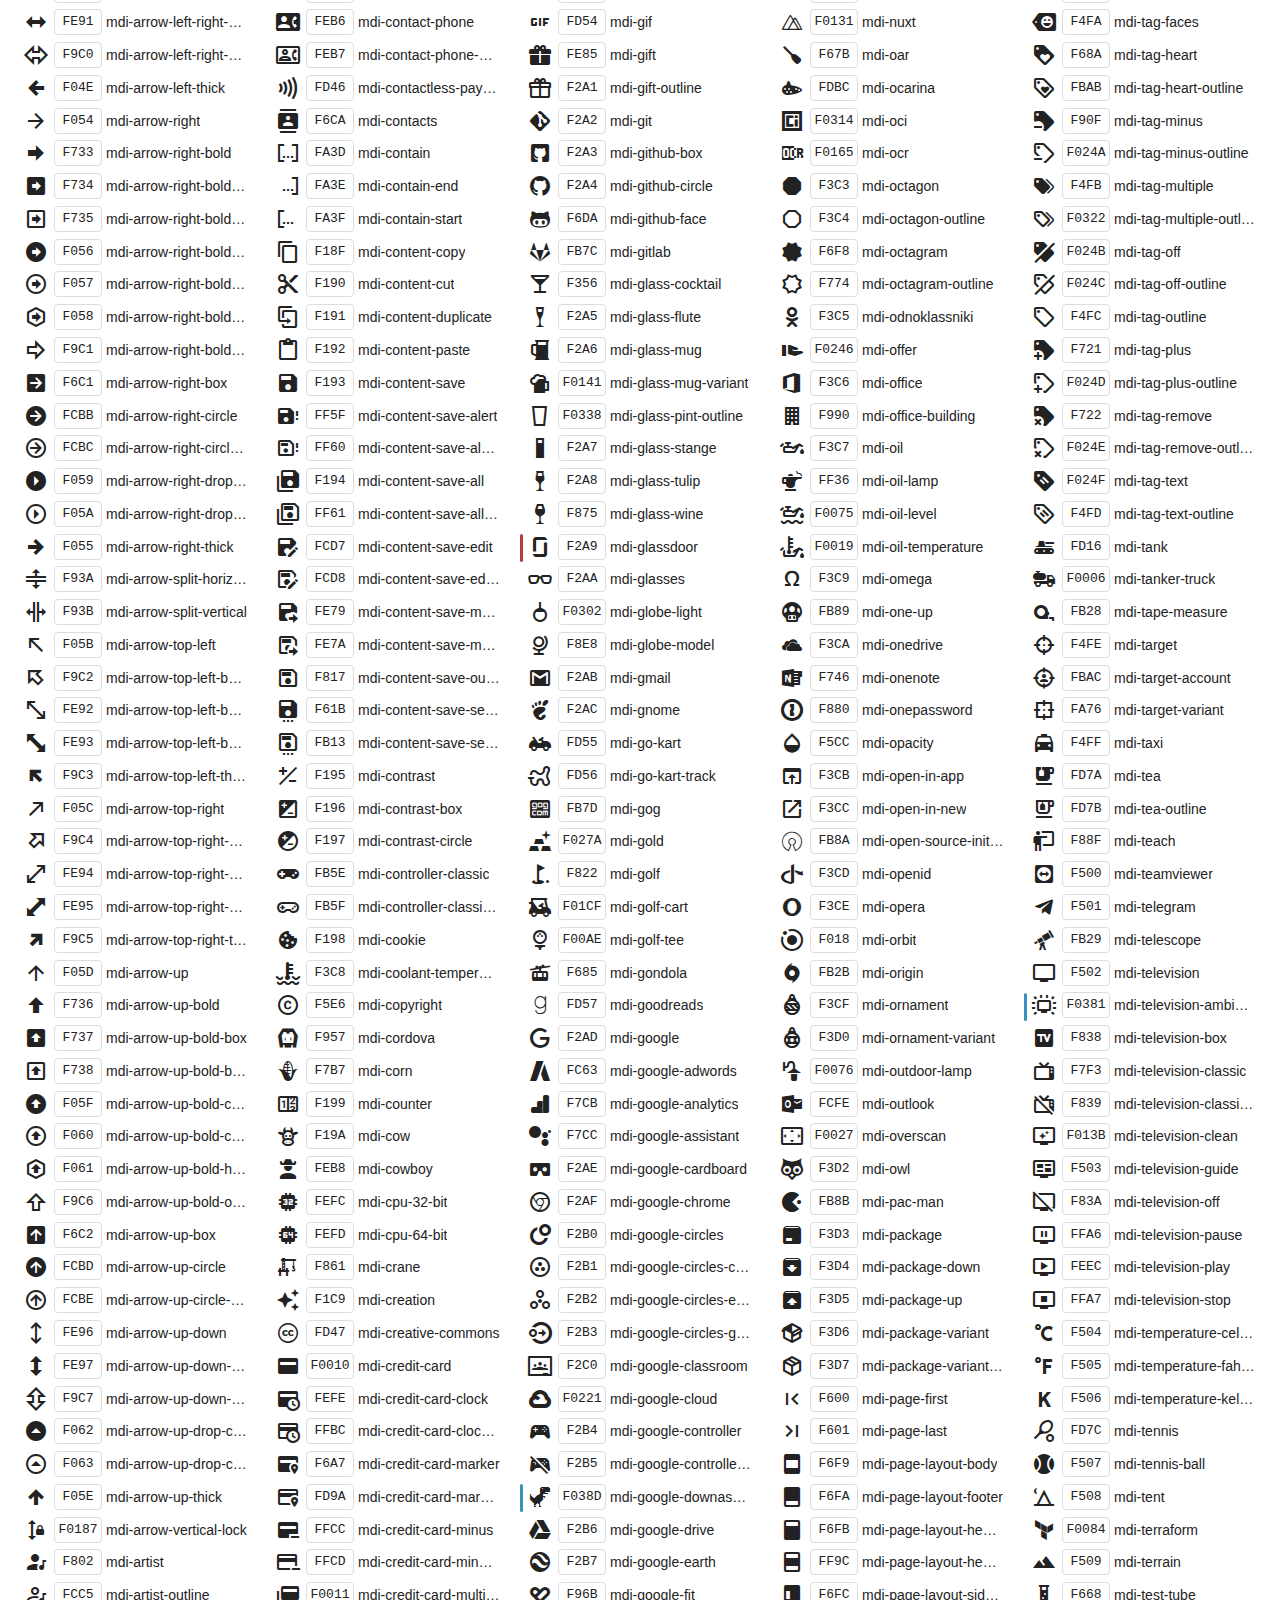
<file: JqueryDs/libs/materialDesign/preview.html>
﻿<!doctype html>
<html lang="en">

<head>
    <meta charset="utf-8" />
    <meta name="google" content="notranslate">
    <title>Material Design Icons</title>
    <style>
        * {
            margin: 0;
            padding: 0;
        }

        body {
            margin: 0;
            padding: 0;
            background: #fff;
            color: #222;
        }

        h1,
        h2,
        h3,
        p,
        div,
        blockquote,
        footer {
            font-family: "Helvetica Neue", Arial, sans-serif;
        }

        h1 {
            padding: 20px 20px 16px 20px;
            font-size: 26px;
            line-height: 26px;
            font-weight: normal;
            color: #FFF;
            background-color: #2196F3;
        }

        h1 svg {
            vertical-align: middle;
            width: 26px;
            height: 26px;
            margin: 0 6px 4px 0;
        }

        h1 svg path {
            fill: #FFF;
        }

        h1 .version {
            font-size: 14px;
            background: #FFF;
            padding: 4px 10px;
            float: right;
            border-radius: 2px;
            margin: -3px 0 0 0;
            color: #666;
            font-weight: bold;
        }

        h1 .version::before {
            content: 'v';
        }

        h1 code {
            font-size: 20px;
            background: rgba(0, 0, 0, 0.5);
            padding: 4px 12px;
            border-radius: 3px;
            float: right;
            margin: -3px 10px 0 0;
            border: 1px solid transparent;
            cursor: pointer;
        }

        h1 code:hover {
            border: 1px solid #FFF;
        }

        h1 code svg {
            width: 24px;
            height: 24px;
            margin: -1px -4px 0 -2px
        }

        h2 {
            font-size: 18px;
            padding: 20px;
        }

        h2 small {
            color: #555;
            font-size: 0.8rem;
        }

        h2 small::before {
            content: '(';
        }

        h2 small::after {
            content: ')';
        }

        h2 span {
            position: relative;
        }

        h2.newicons span::before {
            position: absolute;
            content: ' ';
            width: 100%;
            height: 0.2rem;
            bottom: -0.25rem;
            background: #3C90BE;
            border-radius: 0.1rem;
        }

        h2.deprecatedicons span::before {
            position: absolute;
            content: ' ';
            width: 100%;
            height: 0.2rem;
            bottom: -0.25rem;
            background: #BE3C3C;
            border-radius: 0.1rem;
        }

        h3 {
            font-size: 14px;
            padding: 10px 20px 0 20px;
            font-weight: bold;
        }

        p {
            padding: 10px 20px;
        }

        p code {
            display: inline-block;
            vertical-align: middle;
            background: #F1F1F1;
            padding: 3px 5px;
            border-radius: 3px;
            border: 1px solid #DDD;
        }

        p i.mdi {
            vertical-align: middle;
            border-radius: 4px;
            display: inline-block;
        }

        p i.mdi.dark-demo {
            background: #333;
        }

        p.note {
            color: #999;
            font-size: 14px;
            padding: 0 20px 5px 20px;
        }

        p.deprecated {
            margin: -0.5rem 0 0.25rem 0;
        }

        p.extras {
            margin-top: -0.5rem;
        }

        div.icons {
            padding: 0 20px 10px 20px;
            -webkit-column-count: 5;
            -moz-column-count: 5;
            column-count: 5;
            -webkit-column-gap: 20px;
            -moz-column-gap: 20px;
            column-gap: 20px;
        }

        div.icons div {
            line-height: 2em;
        }

        div.icons div span {
            cursor: pointer;
            font-size: 14px;
            text-overflow: ellipsis;
            display: inline-block;
            max-width: calc(100% - 90px);
            overflow: hidden;
            vertical-align: middle;
            white-space: nowrap;
        }

        div.icons div code:hover,
        div.icons div span:hover,
        div.icons div i:hover {
            color: #3c90be;
        }

        div.icons div code:hover {
            border-color: #3c90be;
        }

        div.icons div code {
            border: 1px solid #DDD;
            width: 46px;
            margin-left: 2px;
            margin-right: 4px;
            border-radius: 4px;
            display: inline-block;
            vertical-align: middle;
            text-align: center;
            line-height: 24px;
            cursor: pointer;
        }

        div.icons div i {
            display: inline-block;
            width: 32px;
            height: 24px;
            text-align: center;
            vertical-align: middle;
            cursor: pointer;
            line-height: 24px;
        }

        div.icons .mdi::before {
            font-size: 24px;
        }

        div.icons div.new::before {
            content: ' ';
            width: 0.2rem;
            height: 1.75rem;
            position: absolute;
            margin-top: 0.25rem;
            margin-left: -0.25rem;
            background: #3C90BE;
            border-radius: 0.1rem;
        }

        div.icons div.deprecated::before {
            content: ' ';
            width: 0.2rem;
            height: 1.75rem;
            position: absolute;
            margin-top: 0.25rem;
            margin-left: -0.25rem;
            background: #BE3C3C;
            border-radius: 0.1rem;
        }

        pre {
            margin: 0 20px;
            font-family: Consolas, monospace;
            padding: 10px;
            border: 1px solid #DDD;
            background: #F1F1F1;
        }

        blockquote {
            position: relative;
            margin: 1rem 1rem 0 1rem;
            padding: 0.5rem 0.5rem 0.5rem 0.75rem;
        }

        blockquote.note::before {
            content: ' ';
            width: 0.25rem;
            height: 100%;
            background: #DDD;
            position: absolute;
            border-radius: 0.25rem;
            top: 0;
            left: 0;
        }

        blockquote.deprecated::before {
            content: ' ';
            width: 0.25rem;
            height: 100%;
            background: #BE3C3C;
            position: absolute;
            border-radius: 0.25rem;
            top: 0;
            left: 0;
        }

        div.copied {
            position: fixed;
            top: 100px;
            left: 50%;
            width: 200px;
            text-align: center;
            color: #3c763d;
            background-color: #dff0d8;
            border: 1px solid #d6e9c6;
            padding: 10px 15px;
            border-radius: 4px;
            margin-left: -100px;
            box-shadow: 0 0 10px rgba(0, 0, 0, 0.2);
        }

        div.examples {
            display: flex;
            flex-wrap: wrap;
            margin: 0.5rem 1.25rem;
        }

        div.examples > div {
            display: flex;
            margin-right: 0.5rem;
            margin-bottom: 0.5rem;
        }

        div.examples > div > div:first-child {
            display: flex;
            padding: 0.5rem;
            border-radius: 0.25rem;
            box-shadow: 0 0 0.25rem rgba(0, 0, 0, 0.4);
            background: #FFF;
            z-index: 1;
            align-items: center;
            justify-content: center;
        }

        div.examples > div > div:first-child + div {
            display: flex;
            margin-left: -0.25rem;
            padding: 0.5rem 0.75rem 0.5rem 1rem;
            background: #222;
            border-radius: 0 0.25rem 0.25rem 0;
        }

        div.examples > div > div:first-child + div > code {
            color: #FFF;
            align-self: center;
        }

        div.examples > div > div.dark:first-child {
            background: #444;
        }

        div.examples i {
            display: flex;
        }

        div.examples-size > div > div:first-child {
            min-width: 3rem;
        }

        footer {
            display: flex;
            padding: 20px;
            color: #666;
            border-top: 1px solid #DDD;
            background: #F1F1F1;
        }

        footer > div:first-child {
            flex: 1;
        }

        footer > div:last-child {
            text-align: right;
        }

        footer a {
            color: #e91e63;
            text-decoration: none;
        }

        footer a:hover {
            text-decoration: underline;
        }
    </style>
    <link href="css/materialdesignicons.min.css" media="all" rel="stylesheet" type="text/css" />
</head>

<body>
    <h1>
        <svg>
            <path d="M0,0H8V3H18V0H26V8H23V18H26V26H18V23H8V21H18V18H21V8H18V5H8V8H5V18H8V26H0V18H3V8H0V0M2,2V6H6V2H2M2,20V24H6V20H2M20,2V6H24V2H20M20,20V24H24V20H20Z"></path>
        </svg>
        Material Design Icons
        <span class="version">4.9.95</span>
        <code id="npm" title="Copy to Clipboard">
            <svg viewBox="0 0 24 24">
                <path d="M19,20H5V4H7V7H17V4H19M12,2A1,1 0 0,1 13,3A1,1 0 0,1 12,4A1,1 0 0,1 11,3A1,1 0 0,1 12,2M19,2H14.82C14.4,0.84 13.3,0 12,0C10.7,0 9.6,0.84 9.18,2H5A2,2 0 0,0 3,4V20A2,2 0 0,0 5,22H19A2,2 0 0,0 21,20V4A2,2 0 0,0 19,2Z" />
            </svg>
            npm install @mdi/font
        </code>
    </h1>

    <h2 class="usage">Usage</h2>
    <pre><code>&lt;span class=&quot;mdi mdi-<span id="name">name</span>&quot;&gt;&lt;/span&gt;</code></pre>

    <blockquote class="note">
        Click the icon, hex codepoint, or name below to copy the value to your clipboard.
    </blockquote>

    <h2 class="newicons"><span>New</span> Icons <small id="newIconsCount">-</small></h2>
    <div class="icons" id="newIcons"></div>

    <h2 class="icons">All Icons <small id="iconsCount">-</small></h2>
    <div class="icons" id="icons"></div>

    <h2 class="deprecatedicons"><span>Deprecated</span> Icons <small id="deprecatedIconsCount">-</small></h2>
    <p class="deprecated" id="deprecated">
        Deprecated icons will be removed in a future major release.
    </p>
    <div class="icons" id="deprecatedIcons"></div>

    <h2 class="extras">Extras</h2>

    <p class="extras">The helper CSS classes are listed below.</p>

    <section>
        <h3>Size</h3>

        <div class="examples examples-size">
            <div>
                <div>
                    <i class="mdi mdi-18px mdi-account"></i>
                </div>
                <div>
                    <code>mdi-18px</code>
                </div>
            </div>
            <div>
                <div>
                    <i class="mdi mdi-24px mdi-account"></i>
                </div>
                <div>
                    <code>mdi-24px</code>
                </div>
            </div>
            <div>
                <div>
                    <i class="mdi mdi-36px mdi-account"></i>
                </div>
                <div>
                    <code>mdi-36px</code>
                </div>
            </div>
            <div>
                <div>
                    <i class="mdi mdi-48px mdi-account"></i>
                </div>
                <div>
                    <code>mdi-48px</code>
                </div>
            </div>
        </div>
    </section>

    <h3>Rotate</h3>

    <div class="examples">
        <div>
            <div>
                <i class="mdi mdi-36px mdi-account"></i>
            </div>
        </div>
        <div>
            <div>
                <i class="mdi mdi-36px mdi-rotate-45 mdi-account"></i>
            </div>
            <div>
                <code>mdi-rotate-45</code> 
            </div>
        </div>
        <div>
            <div>
                <i class="mdi mdi-36px mdi-rotate-90 mdi-account"></i>
            </div>
            <div>
                <code>mdi-rotate-90</code>
            </div>
        </div>
        <div>
            <div>
                <i class="mdi mdi-36px mdi-rotate-135 mdi-account"></i>
            </div>
            <div>
                <code>mdi-rotate-135</code>
            </div>
        </div>
        <div>
            <div>
                <i class="mdi mdi-36px mdi-rotate-180 mdi-account"></i>
            </div>
            <div>
                <code>mdi-rotate-180</code>
            </div>
        </div>
        <div>
            <div>
                <i class="mdi mdi-36px mdi-rotate-225 mdi-account"></i>
            </div>
            <div>
                <code>mdi-rotate-225</code>
            </div>
        </div>
        <div>
            <div>
                <i class="mdi mdi-36px mdi-rotate-270 mdi-account"></i>
            </div>
            <div>
                <code>mdi-rotate-270</code>
            </div>
        </div>
        <div>
            <div>
                <i class="mdi mdi-36px mdi-rotate-315 mdi-account"></i>
            </div>
            <div>
                <code>mdi-rotate-315</code> 
            </div>
        </div>
    </div>

    <h3>Flip</h3>

    <div class="examples">
        <div>
            <div>
                <i class="mdi mdi-36px mdi-account-alert"></i>
            </div>
        </div>
        <div>
            <div>
                <i class="mdi mdi-36px mdi-flip-h mdi-account-alert"></i>
            </div>
            <div>
                <code>mdi-flip-h</code> 
            </div>
        </div>
        <div>
            <div>
                <i class="mdi mdi-36px mdi-flip-v mdi-account-alert"></i>
            </div>
            <div>
                <code>mdi-flip-v</code> 
            </div>
        </div>
    </div>

    <p class="note"><strong>Note:</strong> We do not include the ability to use <code>mdi-flip-*</code> and
        <code>mdi-rotate-*</code> at the same time.</p>

    <h3>Spin</h3>

    <div class="examples">
        <div>
            <div>
                <i class="mdi mdi-36px mdi-spin mdi-loading"></i>
            </div>
            <div>
                <code>mdi-spin</code>
            </div>
        </div>
        <div>
            <div>
                <i class="mdi mdi-36px mdi-spin mdi-star"></i>
            </div>
            <div>
                <code>mdi-spin</code>
            </div>
        </div>
    </div>

    <h3>Color</h3>

    <div class="examples">
        <div>
            <div class="dark">
                <i class="mdi mdi-36px mdi-light mdi-account dark-demo"></i>
            </div>
            <div>
                <code>mdi-light</code>
            </div>
        </div>
        <div>
            <div class="dark">
                <i class="mdi mdi-36px mdi-light mdi-inactive mdi-account dark-demo"></i>
            </div>
            <div>
                <code>mdi-light mdi-inactive</code>
            </div>
        </div>
        <div>
            <div>
                <i class="mdi mdi-36px mdi-dark mdi-account"></i>
            </div>
            <div>
                <code>mdi-dark</code>
            </div>
        </div>
        <div>
            <div>
                <i class="mdi mdi-36px mdi-dark mdi-inactive mdi-account"></i>
            </div>
            <div>
                <code>mdi-dark mdi-inactive</code> 
            </div>
        </div>
    </div>

    <footer>
        <div>
            Generated with <a href="https://npmjs.com/package/@mdi/font-build">@mdi/font-build</a>
            by <a href="http://MaterialDesignIcons.com/">MaterialDesignIcons.com</a>.
        </div>
        <div>
            <a href="https://www.npmjs.com/org/mdi" target="_blank">NPM @mdi Organization</a>
        </div>
    </footer>

    <script type="text/javascript">
        function isNew(icon) {
            return icon.version === '4.9.95';
        }
        function isDeprecated(icon) {
            return typeof icon.deprecated == 'undefined'
                ? false
                : icon.deprecated;
        }
        function copyText(text) {
            var copyFrom = document.createElement('textarea');
            copyFrom.setAttribute("style", "position:fixed;opacity:0;top:100px;left:100px;");
            copyFrom.value = text;
            document.body.appendChild(copyFrom);
            copyFrom.select();
            document.execCommand('copy');
            var copied = document.createElement('div');
            copied.setAttribute('class', 'copied');
            copied.appendChild(document.createTextNode('Copied to Clipboard'));
            document.body.appendChild(copied);
            setTimeout(function () {
                document.body.removeChild(copyFrom);
                document.body.removeChild(copied);
            }, 1500);
        };
        function getIconItem(icon, isNewIcon, isDeprecatedIcon) {
            var div = document.createElement('div'),
                i = document.createElement('i');
            i.className = 'mdi mdi-' + icon.name;
            div.appendChild(i);
            var code = document.createElement('code');
            code.appendChild(document.createTextNode(icon.hex));
            div.appendChild(code);
            var span = document.createElement('span');
            span.appendChild(document.createTextNode('mdi-' + icon.name));
            div.appendChild(span);
            span.onclick = function () {
                document.getElementById('name').innerHTML = icon.name;
            };
            i.onmouseup = function () {
                copyText(String.fromCodePoint(parseInt(icon.hex, 16)));
            };
            code.onmouseup = function () {
                copyText(icon.hex);
            };
            span.onmouseup = function () {
                copyText('mdi-' + icon.name);
            };
            if (isNewIcon) {
                div.className = 'new';
            }
            if (isDeprecatedIcon) {
                div.className = 'deprecated';
            }
            return div;
        }
        (function () {
            var iconsCount = 0;
            var newIconsCount = 0;
            var deprecatedIconsCount = 0;
            var icons = [{name:"ab-testing",hex:"F001C",version:"4.0.96"},{name:"abjad-arabic",hex:"F0353",version:"4.9.95"},{name:"abjad-hebrew",hex:"F0354",version:"4.9.95"},{name:"abugida-devanagari",hex:"F0355",version:"4.9.95"},{name:"abugida-thai",hex:"F0356",version:"4.9.95"},{name:"access-point",hex:"F002",version:"1.5.54"},{name:"access-point-network",hex:"F003",version:"1.5.54"},{name:"access-point-network-off",hex:"FBBD",version:"3.2.89"},{name:"account",hex:"F004",version:"1.5.54"},{name:"account-alert",hex:"F005",version:"1.5.54"},{name:"account-alert-outline",hex:"FB2C",version:"3.0.39"},{name:"account-arrow-left",hex:"FB2D",version:"3.0.39"},{name:"account-arrow-left-outline",hex:"FB2E",version:"3.0.39"},{name:"account-arrow-right",hex:"FB2F",version:"3.0.39"},{name:"account-arrow-right-outline",hex:"FB30",version:"3.0.39"},{name:"account-badge",hex:"FD83",version:"3.5.94"},{name:"account-badge-alert",hex:"FD84",version:"3.5.94"},{name:"account-badge-alert-outline",hex:"FD85",version:"3.5.94"},{name:"account-badge-horizontal",hex:"FDF0",version:"3.6.95"},{name:"account-badge-horizontal-outline",hex:"FDF1",version:"3.6.95"},{name:"account-badge-outline",hex:"FD86",version:"3.5.94"},{name:"account-box",hex:"F006",version:"1.5.54"},{name:"account-box-multiple",hex:"F933",version:"2.4.85"},{name:"account-box-multiple-outline",hex:"F002C",version:"4.1.95"},{name:"account-box-outline",hex:"F007",version:"1.5.54"},{name:"account-cancel",hex:"F030A",version:"4.8.95"},{name:"account-cancel-outline",hex:"F030B",version:"4.8.95"},{name:"account-card-details",hex:"F5D2",version:"1.5.54"},{name:"account-card-details-outline",hex:"FD87",version:"3.5.94"},{name:"account-cash",hex:"F00C2",version:"4.2.95"},{name:"account-cash-outline",hex:"F00C3",version:"4.2.95"},{name:"account-check",hex:"F008",version:"1.5.54"},{name:"account-check-outline",hex:"FBBE",version:"3.2.89"},{name:"account-child",hex:"FA88",version:"2.7.94"},{name:"account-child-circle",hex:"FA89",version:"2.7.94"},{name:"account-child-outline",hex:"F00F3",version:"4.3.95"},{name:"account-circle",hex:"F009",version:"1.5.54"},{name:"account-circle-outline",hex:"FB31",version:"3.0.39"},{name:"account-clock",hex:"FB32",version:"3.0.39"},{name:"account-clock-outline",hex:"FB33",version:"3.0.39"},{name:"account-cog",hex:"F039B",version:"4.9.95"},{name:"account-cog-outline",hex:"F039C",version:"4.9.95"},{name:"account-convert",hex:"F00A",version:"1.5.54"},{name:"account-convert-outline",hex:"F032C",version:"4.8.95"},{name:"account-details",hex:"F631",version:"1.6.50"},{name:"account-details-outline",hex:"F039D",version:"4.9.95"},{name:"account-edit",hex:"F6BB",version:"1.8.36"},{name:"account-edit-outline",hex:"F001D",version:"4.0.96"},{name:"account-group",hex:"F848",version:"2.1.99"},{name:"account-group-outline",hex:"FB34",version:"3.0.39"},{name:"account-heart",hex:"F898",version:"2.2.43"},{name:"account-heart-outline",hex:"FBBF",version:"3.2.89"},{name:"account-key",hex:"F00B",version:"1.5.54"},{name:"account-key-outline",hex:"FBC0",version:"3.2.89"},{name:"account-lock",hex:"F0189",version:"4.4.95"},{name:"account-lock-outline",hex:"F018A",version:"4.4.95"},{name:"account-minus",hex:"F00D",version:"1.5.54"},{name:"account-minus-outline",hex:"FAEB",version:"2.8.94"},{name:"account-multiple",hex:"F00E",version:"1.5.54"},{name:"account-multiple-check",hex:"F8C4",version:"2.3.50"},{name:"account-multiple-check-outline",hex:"F0229",version:"4.6.95"},{name:"account-multiple-minus",hex:"F5D3",version:"1.5.54"},{name:"account-multiple-minus-outline",hex:"FBC1",version:"3.2.89"},{name:"account-multiple-outline",hex:"F00F",version:"1.5.54"},{name:"account-multiple-plus",hex:"F010",version:"1.5.54"},{name:"account-multiple-plus-outline",hex:"F7FF",version:"2.1.19"},{name:"account-multiple-remove",hex:"F0235",version:"4.6.95"},{name:"account-multiple-remove-outline",hex:"F0236",version:"4.6.95"},{name:"account-network",hex:"F011",version:"1.5.54"},{name:"account-network-outline",hex:"FBC2",version:"3.2.89"},{name:"account-off",hex:"F012",version:"1.5.54"},{name:"account-off-outline",hex:"FBC3",version:"3.2.89"},{name:"account-outline",hex:"F013",version:"1.5.54"},{name:"account-plus",hex:"F014",version:"1.5.54"},{name:"account-plus-outline",hex:"F800",version:"2.1.19"},{name:"account-question",hex:"FB35",version:"3.0.39"},{name:"account-question-outline",hex:"FB36",version:"3.0.39"},{name:"account-remove",hex:"F015",version:"1.5.54"},{name:"account-remove-outline",hex:"FAEC",version:"2.8.94"},{name:"account-search",hex:"F016",version:"1.5.54"},{name:"account-search-outline",hex:"F934",version:"2.4.85"},{name:"account-settings",hex:"F630",version:"1.6.50"},{name:"account-settings-outline",hex:"F00F4",version:"4.3.95"},{name:"account-star",hex:"F017",version:"1.5.54"},{name:"account-star-outline",hex:"FBC4",version:"3.2.89"},{name:"account-supervisor",hex:"FA8A",version:"2.7.94"},{name:"account-supervisor-circle",hex:"FA8B",version:"2.7.94"},{name:"account-supervisor-outline",hex:"F0158",version:"4.4.95"},{name:"account-switch",hex:"F019",version:"1.5.54"},{name:"account-tie",hex:"FCBF",version:"3.3.92"},{name:"account-tie-outline",hex:"F00F5",version:"4.3.95"},{name:"account-tie-voice",hex:"F0333",version:"4.8.95"},{name:"account-tie-voice-off",hex:"F0335",version:"4.8.95"},{name:"account-tie-voice-off-outline",hex:"F0336",version:"4.8.95"},{name:"account-tie-voice-outline",hex:"F0334",version:"4.8.95"},{name:"accusoft",hex:"F849",version:"2.1.99",deprecated:true},{name:"adjust",hex:"F01A",version:"1.5.54"},{name:"adobe",hex:"F935",version:"2.4.85"},{name:"adobe-acrobat",hex:"FFBD",version:"4.0.96"},{name:"air-conditioner",hex:"F01B",version:"1.5.54"},{name:"air-filter",hex:"FD1F",version:"3.4.93"},{name:"air-horn",hex:"FD88",version:"3.5.94"},{name:"air-humidifier",hex:"F00C4",version:"4.2.95"},{name:"air-purifier",hex:"FD20",version:"3.4.93"},{name:"airbag",hex:"FBC5",version:"3.2.89"},{name:"airballoon",hex:"F01C",version:"1.5.54"},{name:"airballoon-outline",hex:"F002D",version:"4.1.95"},{name:"airplane",hex:"F01D",version:"1.5.54"},{name:"airplane-landing",hex:"F5D4",version:"1.5.54"},{name:"airplane-off",hex:"F01E",version:"1.5.54"},{name:"airplane-takeoff",hex:"F5D5",version:"1.5.54"},{name:"airplay",hex:"F01F",version:"1.5.54"},{name:"airport",hex:"F84A",version:"2.1.99"},{name:"alarm",hex:"F020",version:"1.5.54"},{name:"alarm-bell",hex:"F78D",version:"2.0.46"},{name:"alarm-check",hex:"F021",version:"1.5.54"},{name:"alarm-light",hex:"F78E",version:"2.0.46"},{name:"alarm-light-outline",hex:"FBC6",version:"3.2.89"},{name:"alarm-multiple",hex:"F022",version:"1.5.54"},{name:"alarm-note",hex:"FE8E",version:"3.7.94"},{name:"alarm-note-off",hex:"FE8F",version:"3.7.94"},{name:"alarm-off",hex:"F023",version:"1.5.54"},{name:"alarm-plus",hex:"F024",version:"1.5.54"},{name:"alarm-snooze",hex:"F68D",version:"1.7.12"},{name:"album",hex:"F025",version:"1.5.54"},{name:"alert",hex:"F026",version:"1.5.54"},{name:"alert-box",hex:"F027",version:"1.5.54"},{name:"alert-box-outline",hex:"FCC0",version:"3.3.92"},{name:"alert-circle",hex:"F028",version:"1.5.54"},{name:"alert-circle-check",hex:"F0218",version:"4.5.95"},{name:"alert-circle-check-outline",hex:"F0219",version:"4.5.95"},{name:"alert-circle-outline",hex:"F5D6",version:"1.5.54"},{name:"alert-decagram",hex:"F6BC",version:"1.8.36"},{name:"alert-decagram-outline",hex:"FCC1",version:"3.3.92"},{name:"alert-octagon",hex:"F029",version:"1.5.54"},{name:"alert-octagon-outline",hex:"FCC2",version:"3.3.92"},{name:"alert-octagram",hex:"F766",version:"1.9.32"},{name:"alert-octagram-outline",hex:"FCC3",version:"3.3.92"},{name:"alert-outline",hex:"F02A",version:"1.5.54"},{name:"alert-rhombus",hex:"F01F9",version:"4.5.95"},{name:"alert-rhombus-outline",hex:"F01FA",version:"4.5.95"},{name:"alien",hex:"F899",version:"2.2.43"},{name:"alien-outline",hex:"F00F6",version:"4.3.95"},{name:"align-horizontal-center",hex:"F01EE",version:"4.5.95"},{name:"align-horizontal-left",hex:"F01ED",version:"4.5.95"},{name:"align-horizontal-right",hex:"F01EF",version:"4.5.95"},{name:"align-vertical-bottom",hex:"F01F0",version:"4.5.95"},{name:"align-vertical-center",hex:"F01F1",version:"4.5.95"},{name:"align-vertical-top",hex:"F01F2",version:"4.5.95"},{name:"all-inclusive",hex:"F6BD",version:"1.8.36"},{name:"allergy",hex:"F0283",version:"4.7.95"},{name:"alpha",hex:"F02B",version:"1.5.54"},{name:"alpha-a",hex:"0041",version:"2.8.94"},{name:"alpha-a-box",hex:"FAED",version:"2.8.94"},{name:"alpha-a-box-outline",hex:"FBC7",version:"3.2.89"},{name:"alpha-a-circle",hex:"FBC8",version:"3.2.89"},{name:"alpha-a-circle-outline",hex:"FBC9",version:"3.2.89"},{name:"alpha-b",hex:"0042",version:"2.8.94"},{name:"alpha-b-box",hex:"FAEE",version:"2.8.94"},{name:"alpha-b-box-outline",hex:"FBCA",version:"3.2.89"},{name:"alpha-b-circle",hex:"FBCB",version:"3.2.89"},{name:"alpha-b-circle-outline",hex:"FBCC",version:"3.2.89"},{name:"alpha-c",hex:"0043",version:"2.8.94"},{name:"alpha-c-box",hex:"FAEF",version:"2.8.94"},{name:"alpha-c-box-outline",hex:"FBCD",version:"3.2.89"},{name:"alpha-c-circle",hex:"FBCE",version:"3.2.89"},{name:"alpha-c-circle-outline",hex:"FBCF",version:"3.2.89"},{name:"alpha-d",hex:"0044",version:"2.8.94"},{name:"alpha-d-box",hex:"FAF0",version:"2.8.94"},{name:"alpha-d-box-outline",hex:"FBD0",version:"3.2.89"},{name:"alpha-d-circle",hex:"FBD1",version:"3.2.89"},{name:"alpha-d-circle-outline",hex:"FBD2",version:"3.2.89"},{name:"alpha-e",hex:"0045",version:"2.8.94"},{name:"alpha-e-box",hex:"FAF1",version:"2.8.94"},{name:"alpha-e-box-outline",hex:"FBD3",version:"3.2.89"},{name:"alpha-e-circle",hex:"FBD4",version:"3.2.89"},{name:"alpha-e-circle-outline",hex:"FBD5",version:"3.2.89"},{name:"alpha-f",hex:"0046",version:"2.8.94"},{name:"alpha-f-box",hex:"FAF2",version:"2.8.94"},{name:"alpha-f-box-outline",hex:"FBD6",version:"3.2.89"},{name:"alpha-f-circle",hex:"FBD7",version:"3.2.89"},{name:"alpha-f-circle-outline",hex:"FBD8",version:"3.2.89"},{name:"alpha-g",hex:"0047",version:"2.8.94"},{name:"alpha-g-box",hex:"FAF3",version:"2.8.94"},{name:"alpha-g-box-outline",hex:"FBD9",version:"3.2.89"},{name:"alpha-g-circle",hex:"FBDA",version:"3.2.89"},{name:"alpha-g-circle-outline",hex:"FBDB",version:"3.2.89"},{name:"alpha-h",hex:"0048",version:"2.8.94"},{name:"alpha-h-box",hex:"FAF4",version:"2.8.94"},{name:"alpha-h-box-outline",hex:"FBDC",version:"3.2.89"},{name:"alpha-h-circle",hex:"FBDD",version:"3.2.89"},{name:"alpha-h-circle-outline",hex:"FBDE",version:"3.2.89"},{name:"alpha-i",hex:"0049",version:"2.8.94"},{name:"alpha-i-box",hex:"FAF5",version:"2.8.94"},{name:"alpha-i-box-outline",hex:"FBDF",version:"3.2.89"},{name:"alpha-i-circle",hex:"FBE0",version:"3.2.89"},{name:"alpha-i-circle-outline",hex:"FBE1",version:"3.2.89"},{name:"alpha-j",hex:"004A",version:"2.8.94"},{name:"alpha-j-box",hex:"FAF6",version:"2.8.94"},{name:"alpha-j-box-outline",hex:"FBE2",version:"3.2.89"},{name:"alpha-j-circle",hex:"FBE3",version:"3.2.89"},{name:"alpha-j-circle-outline",hex:"FBE4",version:"3.2.89"},{name:"alpha-k",hex:"004B",version:"2.8.94"},{name:"alpha-k-box",hex:"FAF7",version:"2.8.94"},{name:"alpha-k-box-outline",hex:"FBE5",version:"3.2.89"},{name:"alpha-k-circle",hex:"FBE6",version:"3.2.89"},{name:"alpha-k-circle-outline",hex:"FBE7",version:"3.2.89"},{name:"alpha-l",hex:"004C",version:"2.8.94"},{name:"alpha-l-box",hex:"FAF8",version:"2.8.94"},{name:"alpha-l-box-outline",hex:"FBE8",version:"3.2.89"},{name:"alpha-l-circle",hex:"FBE9",version:"3.2.89"},{name:"alpha-l-circle-outline",hex:"FBEA",version:"3.2.89"},{name:"alpha-m",hex:"004D",version:"2.8.94"},{name:"alpha-m-box",hex:"FAF9",version:"2.8.94"},{name:"alpha-m-box-outline",hex:"FBEB",version:"3.2.89"},{name:"alpha-m-circle",hex:"FBEC",version:"3.2.89"},{name:"alpha-m-circle-outline",hex:"FBED",version:"3.2.89"},{name:"alpha-n",hex:"004E",version:"2.8.94"},{name:"alpha-n-box",hex:"FAFA",version:"2.8.94"},{name:"alpha-n-box-outline",hex:"FBEE",version:"3.2.89"},{name:"alpha-n-circle",hex:"FBEF",version:"3.2.89"},{name:"alpha-n-circle-outline",hex:"FBF0",version:"3.2.89"},{name:"alpha-o",hex:"004F",version:"2.8.94"},{name:"alpha-o-box",hex:"FAFB",version:"2.8.94"},{name:"alpha-o-box-outline",hex:"FBF1",version:"3.2.89"},{name:"alpha-o-circle",hex:"FBF2",version:"3.2.89"},{name:"alpha-o-circle-outline",hex:"FBF3",version:"3.2.89"},{name:"alpha-p",hex:"0050",version:"2.8.94"},{name:"alpha-p-box",hex:"FAFC",version:"2.8.94"},{name:"alpha-p-box-outline",hex:"FBF4",version:"3.2.89"},{name:"alpha-p-circle",hex:"FBF5",version:"3.2.89"},{name:"alpha-p-circle-outline",hex:"FBF6",version:"3.2.89"},{name:"alpha-q",hex:"0051",version:"2.8.94"},{name:"alpha-q-box",hex:"FAFD",version:"2.8.94"},{name:"alpha-q-box-outline",hex:"FBF7",version:"3.2.89"},{name:"alpha-q-circle",hex:"FBF8",version:"3.2.89"},{name:"alpha-q-circle-outline",hex:"FBF9",version:"3.2.89"},{name:"alpha-r",hex:"0052",version:"2.8.94"},{name:"alpha-r-box",hex:"FAFE",version:"2.8.94"},{name:"alpha-r-box-outline",hex:"FBFA",version:"3.2.89"},{name:"alpha-r-circle",hex:"FBFB",version:"3.2.89"},{name:"alpha-r-circle-outline",hex:"FBFC",version:"3.2.89"},{name:"alpha-s",hex:"0053",version:"2.8.94"},{name:"alpha-s-box",hex:"FAFF",version:"2.8.94"},{name:"alpha-s-box-outline",hex:"FBFD",version:"3.2.89"},{name:"alpha-s-circle",hex:"FBFE",version:"3.2.89"},{name:"alpha-s-circle-outline",hex:"FBFF",version:"3.2.89"},{name:"alpha-t",hex:"0054",version:"2.8.94"},{name:"alpha-t-box",hex:"FB00",version:"2.8.94"},{name:"alpha-t-box-outline",hex:"FC00",version:"3.2.89"},{name:"alpha-t-circle",hex:"FC01",version:"3.2.89"},{name:"alpha-t-circle-outline",hex:"FC02",version:"3.2.89"},{name:"alpha-u",hex:"0055",version:"2.8.94"},{name:"alpha-u-box",hex:"FB01",version:"2.8.94"},{name:"alpha-u-box-outline",hex:"FC03",version:"3.2.89"},{name:"alpha-u-circle",hex:"FC04",version:"3.2.89"},{name:"alpha-u-circle-outline",hex:"FC05",version:"3.2.89"},{name:"alpha-v",hex:"0056",version:"2.8.94"},{name:"alpha-v-box",hex:"FB02",version:"2.8.94"},{name:"alpha-v-box-outline",hex:"FC06",version:"3.2.89"},{name:"alpha-v-circle",hex:"FC07",version:"3.2.89"},{name:"alpha-v-circle-outline",hex:"FC08",version:"3.2.89"},{name:"alpha-w",hex:"0057",version:"2.8.94"},{name:"alpha-w-box",hex:"FB03",version:"2.8.94"},{name:"alpha-w-box-outline",hex:"FC09",version:"3.2.89"},{name:"alpha-w-circle",hex:"FC0A",version:"3.2.89"},{name:"alpha-w-circle-outline",hex:"FC0B",version:"3.2.89"},{name:"alpha-x",hex:"0058",version:"2.8.94"},{name:"alpha-x-box",hex:"FB04",version:"2.8.94"},{name:"alpha-x-box-outline",hex:"FC0C",version:"3.2.89"},{name:"alpha-x-circle",hex:"FC0D",version:"3.2.89"},{name:"alpha-x-circle-outline",hex:"FC0E",version:"3.2.89"},{name:"alpha-y",hex:"0059",version:"2.8.94"},{name:"alpha-y-box",hex:"FB05",version:"2.8.94"},{name:"alpha-y-box-outline",hex:"FC0F",version:"3.2.89"},{name:"alpha-y-circle",hex:"FC10",version:"3.2.89"},{name:"alpha-y-circle-outline",hex:"FC11",version:"3.2.89"},{name:"alpha-z",hex:"005A",version:"2.8.94"},{name:"alpha-z-box",hex:"FB06",version:"2.8.94"},{name:"alpha-z-box-outline",hex:"FC12",version:"3.2.89"},{name:"alpha-z-circle",hex:"FC13",version:"3.2.89"},{name:"alpha-z-circle-outline",hex:"FC14",version:"3.2.89"},{name:"alphabet-aurebesh",hex:"F0357",version:"4.9.95"},{name:"alphabet-cyrillic",hex:"F0358",version:"4.9.95"},{name:"alphabet-greek",hex:"F0359",version:"4.9.95"},{name:"alphabet-latin",hex:"F035A",version:"4.9.95"},{name:"alphabet-piqad",hex:"F035B",version:"4.9.95"},{name:"alphabet-tengwar",hex:"F0362",version:"4.9.95"},{name:"alphabetical",hex:"F02C",version:"1.5.54"},{name:"alphabetical-off",hex:"F002E",version:"4.1.95"},{name:"alphabetical-variant",hex:"F002F",version:"4.1.95"},{name:"alphabetical-variant-off",hex:"F0030",version:"4.1.95"},{name:"altimeter",hex:"F5D7",version:"1.5.54"},{name:"amazon",hex:"F02D",version:"1.5.54"},{name:"amazon-alexa",hex:"F8C5",version:"2.3.50"},{name:"amazon-drive",hex:"F02E",version:"1.5.54"},{name:"ambulance",hex:"F02F",version:"1.5.54"},{name:"ammunition",hex:"FCC4",version:"3.3.92"},{name:"ampersand",hex:"FA8C",version:"2.7.94"},{name:"amplifier",hex:"F030",version:"1.5.54"},{name:"amplifier-off",hex:"F01E0",version:"4.5.95"},{name:"anchor",hex:"F031",version:"1.5.54"},{name:"android",hex:"F032",version:"1.5.54"},{name:"android-auto",hex:"FA8D",version:"2.7.94"},{name:"android-debug-bridge",hex:"F033",version:"1.5.54"},{name:"android-head",hex:"F78F",version:"2.0.46",deprecated:true},{name:"android-messages",hex:"FD21",version:"3.4.93"},{name:"android-studio",hex:"F034",version:"1.5.54"},{name:"angle-acute",hex:"F936",version:"2.4.85"},{name:"angle-obtuse",hex:"F937",version:"2.4.85"},{name:"angle-right",hex:"F938",version:"2.4.85"},{name:"angular",hex:"F6B1",version:"1.7.22"},{name:"angularjs",hex:"F6BE",version:"1.8.36"},{name:"animation",hex:"F5D8",version:"1.5.54"},{name:"animation-outline",hex:"FA8E",version:"2.7.94"},{name:"animation-play",hex:"F939",version:"2.4.85"},{name:"animation-play-outline",hex:"FA8F",version:"2.7.94"},{name:"ansible",hex:"F00C5",version:"4.2.95"},{name:"antenna",hex:"F0144",version:"4.3.95"},{name:"anvil",hex:"F89A",version:"2.2.43"},{name:"apache-kafka",hex:"F0031",version:"4.1.95"},{name:"api",hex:"F00C6",version:"4.2.95"},{name:"api-off",hex:"F0282",version:"4.6.95"},{name:"apple",hex:"F035",version:"1.5.54"},{name:"apple-finder",hex:"F036",version:"1.5.54"},{name:"apple-icloud",hex:"F038",version:"1.5.54"},{name:"apple-ios",hex:"F037",version:"1.5.54"},{name:"apple-keyboard-caps",hex:"F632",version:"1.6.50"},{name:"apple-keyboard-command",hex:"F633",version:"1.6.50"},{name:"apple-keyboard-control",hex:"F634",version:"1.6.50"},{name:"apple-keyboard-option",hex:"F635",version:"1.6.50"},{name:"apple-keyboard-shift",hex:"F636",version:"1.6.50"},{name:"apple-safari",hex:"F039",version:"1.5.54"},{name:"application",hex:"F614",version:"1.6.50"},{name:"application-export",hex:"FD89",version:"3.5.94"},{name:"application-import",hex:"FD8A",version:"3.5.94"},{name:"approximately-equal",hex:"FFBE",version:"4.0.96"},{name:"approximately-equal-box",hex:"FFBF",version:"4.0.96"},{name:"apps",hex:"F03B",version:"1.5.54"},{name:"apps-box",hex:"FD22",version:"3.4.93"},{name:"arch",hex:"F8C6",version:"2.3.50"},{name:"archive",hex:"F03C",version:"1.5.54"},{name:"archive-arrow-down",hex:"F0284",version:"4.7.95"},{name:"archive-arrow-down-outline",hex:"F0285",version:"4.7.95"},{name:"archive-arrow-up",hex:"F0286",version:"4.7.95"},{name:"archive-arrow-up-outline",hex:"F0287",version:"4.7.95"},{name:"archive-outline",hex:"F0239",version:"4.6.95"},{name:"arm-flex",hex:"F008F",version:"4.2.95"},{name:"arm-flex-outline",hex:"F0090",version:"4.2.95"},{name:"arrange-bring-forward",hex:"F03D",version:"1.5.54"},{name:"arrange-bring-to-front",hex:"F03E",version:"1.5.54"},{name:"arrange-send-backward",hex:"F03F",version:"1.5.54"},{name:"arrange-send-to-back",hex:"F040",version:"1.5.54"},{name:"arrow-all",hex:"F041",version:"1.5.54"},{name:"arrow-bottom-left",hex:"F042",version:"1.5.54"},{name:"arrow-bottom-left-bold-outline",hex:"F9B6",version:"2.5.94"},{name:"arrow-bottom-left-thick",hex:"F9B7",version:"2.5.94"},{name:"arrow-bottom-right",hex:"F043",version:"1.5.54"},{name:"arrow-bottom-right-bold-outline",hex:"F9B8",version:"2.5.94"},{name:"arrow-bottom-right-thick",hex:"F9B9",version:"2.5.94"},{name:"arrow-collapse",hex:"F615",version:"1.6.50"},{name:"arrow-collapse-all",hex:"F044",version:"1.5.54"},{name:"arrow-collapse-down",hex:"F791",version:"2.0.46"},{name:"arrow-collapse-horizontal",hex:"F84B",version:"2.1.99"},{name:"arrow-collapse-left",hex:"F792",version:"2.0.46"},{name:"arrow-collapse-right",hex:"F793",version:"2.0.46"},{name:"arrow-collapse-up",hex:"F794",version:"2.0.46"},{name:"arrow-collapse-vertical",hex:"F84C",version:"2.1.99"},{name:"arrow-decision",hex:"F9BA",version:"2.5.94"},{name:"arrow-decision-auto",hex:"F9BB",version:"2.5.94"},{name:"arrow-decision-auto-outline",hex:"F9BC",version:"2.5.94"},{name:"arrow-decision-outline",hex:"F9BD",version:"2.5.94"},{name:"arrow-down",hex:"F045",version:"1.5.54"},{name:"arrow-down-bold",hex:"F72D",version:"1.9.32"},{name:"arrow-down-bold-box",hex:"F72E",version:"1.9.32"},{name:"arrow-down-bold-box-outline",hex:"F72F",version:"1.9.32"},{name:"arrow-down-bold-circle",hex:"F047",version:"1.5.54"},{name:"arrow-down-bold-circle-outline",hex:"F048",version:"1.5.54"},{name:"arrow-down-bold-hexagon-outline",hex:"F049",version:"1.5.54"},{name:"arrow-down-bold-outline",hex:"F9BE",version:"2.5.94"},{name:"arrow-down-box",hex:"F6BF",version:"1.8.36"},{name:"arrow-down-circle",hex:"FCB7",version:"3.3.92"},{name:"arrow-down-circle-outline",hex:"FCB8",version:"3.3.92"},{name:"arrow-down-drop-circle",hex:"F04A",version:"1.5.54"},{name:"arrow-down-drop-circle-outline",hex:"F04B",version:"1.5.54"},{name:"arrow-down-thick",hex:"F046",version:"1.5.54"},{name:"arrow-expand",hex:"F616",version:"1.6.50"},{name:"arrow-expand-all",hex:"F04C",version:"1.5.54"},{name:"arrow-expand-down",hex:"F795",version:"2.0.46"},{name:"arrow-expand-horizontal",hex:"F84D",version:"2.1.99"},{name:"arrow-expand-left",hex:"F796",version:"2.0.46"},{name:"arrow-expand-right",hex:"F797",version:"2.0.46"},{name:"arrow-expand-up",hex:"F798",version:"2.0.46"},{name:"arrow-expand-vertical",hex:"F84E",version:"2.1.99"},{name:"arrow-horizontal-lock",hex:"F0186",version:"4.4.95"},{name:"arrow-left",hex:"F04D",version:"1.5.54"},{name:"arrow-left-bold",hex:"F730",version:"1.9.32"},{name:"arrow-left-bold-box",hex:"F731",version:"1.9.32"},{name:"arrow-left-bold-box-outline",hex:"F732",version:"1.9.32"},{name:"arrow-left-bold-circle",hex:"F04F",version:"1.5.54"},{name:"arrow-left-bold-circle-outline",hex:"F050",version:"1.5.54"},{name:"arrow-left-bold-hexagon-outline",hex:"F051",version:"1.5.54"},{name:"arrow-left-bold-outline",hex:"F9BF",version:"2.5.94"},{name:"arrow-left-box",hex:"F6C0",version:"1.8.36"},{name:"arrow-left-circle",hex:"FCB9",version:"3.3.92"},{name:"arrow-left-circle-outline",hex:"FCBA",version:"3.3.92"},{name:"arrow-left-drop-circle",hex:"F052",version:"1.5.54"},{name:"arrow-left-drop-circle-outline",hex:"F053",version:"1.5.54"},{name:"arrow-left-right",hex:"FE90",version:"3.7.94"},{name:"arrow-left-right-bold",hex:"FE91",version:"3.7.94"},{name:"arrow-left-right-bold-outline",hex:"F9C0",version:"2.5.94"},{name:"arrow-left-thick",hex:"F04E",version:"1.5.54"},{name:"arrow-right",hex:"F054",version:"1.5.54"},{name:"arrow-right-bold",hex:"F733",version:"1.9.32"},{name:"arrow-right-bold-box",hex:"F734",version:"1.9.32"},{name:"arrow-right-bold-box-outline",hex:"F735",version:"1.9.32"},{name:"arrow-right-bold-circle",hex:"F056",version:"1.5.54"},{name:"arrow-right-bold-circle-outline",hex:"F057",version:"1.5.54"},{name:"arrow-right-bold-hexagon-outline",hex:"F058",version:"1.5.54"},{name:"arrow-right-bold-outline",hex:"F9C1",version:"2.5.94"},{name:"arrow-right-box",hex:"F6C1",version:"1.8.36"},{name:"arrow-right-circle",hex:"FCBB",version:"3.3.92"},{name:"arrow-right-circle-outline",hex:"FCBC",version:"3.3.92"},{name:"arrow-right-drop-circle",hex:"F059",version:"1.5.54"},{name:"arrow-right-drop-circle-outline",hex:"F05A",version:"1.5.54"},{name:"arrow-right-thick",hex:"F055",version:"1.5.54"},{name:"arrow-split-horizontal",hex:"F93A",version:"2.4.85"},{name:"arrow-split-vertical",hex:"F93B",version:"2.4.85"},{name:"arrow-top-left",hex:"F05B",version:"1.5.54"},{name:"arrow-top-left-bold-outline",hex:"F9C2",version:"2.5.94"},{name:"arrow-top-left-bottom-right",hex:"FE92",version:"3.7.94"},{name:"arrow-top-left-bottom-right-bold",hex:"FE93",version:"3.7.94"},{name:"arrow-top-left-thick",hex:"F9C3",version:"2.5.94"},{name:"arrow-top-right",hex:"F05C",version:"1.5.54"},{name:"arrow-top-right-bold-outline",hex:"F9C4",version:"2.5.94"},{name:"arrow-top-right-bottom-left",hex:"FE94",version:"3.7.94"},{name:"arrow-top-right-bottom-left-bold",hex:"FE95",version:"3.7.94"},{name:"arrow-top-right-thick",hex:"F9C5",version:"2.5.94"},{name:"arrow-up",hex:"F05D",version:"1.5.54"},{name:"arrow-up-bold",hex:"F736",version:"1.9.32"},{name:"arrow-up-bold-box",hex:"F737",version:"1.9.32"},{name:"arrow-up-bold-box-outline",hex:"F738",version:"1.9.32"},{name:"arrow-up-bold-circle",hex:"F05F",version:"1.5.54"},{name:"arrow-up-bold-circle-outline",hex:"F060",version:"1.5.54"},{name:"arrow-up-bold-hexagon-outline",hex:"F061",version:"1.5.54"},{name:"arrow-up-bold-outline",hex:"F9C6",version:"2.5.94"},{name:"arrow-up-box",hex:"F6C2",version:"1.8.36"},{name:"arrow-up-circle",hex:"FCBD",version:"3.3.92"},{name:"arrow-up-circle-outline",hex:"FCBE",version:"3.3.92"},{name:"arrow-up-down",hex:"FE96",version:"3.7.94"},{name:"arrow-up-down-bold",hex:"FE97",version:"3.7.94"},{name:"arrow-up-down-bold-outline",hex:"F9C7",version:"2.5.94"},{name:"arrow-up-drop-circle",hex:"F062",version:"1.5.54"},{name:"arrow-up-drop-circle-outline",hex:"F063",version:"1.5.54"},{name:"arrow-up-thick",hex:"F05E",version:"1.5.54"},{name:"arrow-vertical-lock",hex:"F0187",version:"4.4.95"},{name:"artist",hex:"F802",version:"2.1.19"},{name:"artist-outline",hex:"FCC5",version:"3.3.92"},{name:"artstation",hex:"FB37",version:"3.0.39"},{name:"aspect-ratio",hex:"FA23",version:"2.6.95"},{name:"assistant",hex:"F064",version:"1.5.54"},{name:"asterisk",hex:"F6C3",version:"1.8.36"},{name:"at",hex:"F065",version:"1.5.54"},{name:"atlassian",hex:"F803",version:"2.1.19"},{name:"atm",hex:"FD23",version:"3.4.93"},{name:"atom",hex:"F767",version:"1.9.32"},{name:"atom-variant",hex:"FE98",version:"3.7.94"},{name:"attachment",hex:"F066",version:"1.5.54"},{name:"audio-video",hex:"F93C",version:"2.4.85"},{name:"audio-video-off",hex:"F01E1",version:"4.5.95"},{name:"audiobook",hex:"F067",version:"1.5.54"},{name:"augmented-reality",hex:"F84F",version:"2.1.99"},{name:"auto-download",hex:"F03A9",version:"4.9.95"},{name:"auto-fix",hex:"F068",version:"1.5.54"},{name:"auto-upload",hex:"F069",version:"1.5.54"},{name:"autorenew",hex:"F06A",version:"1.5.54"},{name:"av-timer",hex:"F06B",version:"1.5.54"},{name:"aws",hex:"FDF2",version:"3.6.95"},{name:"axe",hex:"F8C7",version:"2.3.50"},{name:"axis",hex:"FD24",version:"3.4.93"},{name:"axis-arrow",hex:"FD25",version:"3.4.93"},{name:"axis-arrow-lock",hex:"FD26",version:"3.4.93"},{name:"axis-lock",hex:"FD27",version:"3.4.93"},{name:"axis-x-arrow",hex:"FD28",version:"3.4.93"},{name:"axis-x-arrow-lock",hex:"FD29",version:"3.4.93"},{name:"axis-x-rotate-clockwise",hex:"FD2A",version:"3.4.93"},{name:"axis-x-rotate-counterclockwise",hex:"FD2B",version:"3.4.93"},{name:"axis-x-y-arrow-lock",hex:"FD2C",version:"3.4.93"},{name:"axis-y-arrow",hex:"FD2D",version:"3.4.93"},{name:"axis-y-arrow-lock",hex:"FD2E",version:"3.4.93"},{name:"axis-y-rotate-clockwise",hex:"FD2F",version:"3.4.93"},{name:"axis-y-rotate-counterclockwise",hex:"FD30",version:"3.4.93"},{name:"axis-z-arrow",hex:"FD31",version:"3.4.93"},{name:"axis-z-arrow-lock",hex:"FD32",version:"3.4.93"},{name:"axis-z-rotate-clockwise",hex:"FD33",version:"3.4.93"},{name:"axis-z-rotate-counterclockwise",hex:"FD34",version:"3.4.93"},{name:"azure",hex:"F804",version:"2.1.19"},{name:"azure-devops",hex:"F0091",version:"4.2.95"},{name:"babel",hex:"FA24",version:"2.6.95"},{name:"baby",hex:"F06C",version:"1.5.54"},{name:"baby-bottle",hex:"FF56",version:"3.9.97"},{name:"baby-bottle-outline",hex:"FF57",version:"3.9.97"},{name:"baby-carriage",hex:"F68E",version:"1.7.12"},{name:"baby-carriage-off",hex:"FFC0",version:"4.0.96"},{name:"baby-face",hex:"FE99",version:"3.7.94"},{name:"baby-face-outline",hex:"FE9A",version:"3.7.94"},{name:"backburger",hex:"F06D",version:"1.5.54"},{name:"backspace",hex:"F06E",version:"1.5.54"},{name:"backspace-outline",hex:"FB38",version:"3.0.39"},{name:"backspace-reverse",hex:"FE9B",version:"3.7.94"},{name:"backspace-reverse-outline",hex:"FE9C",version:"3.7.94"},{name:"backup-restore",hex:"F06F",version:"1.5.54"},{name:"bacteria",hex:"FEF2",version:"3.8.95"},{name:"bacteria-outline",hex:"FEF3",version:"3.8.95"},{name:"badminton",hex:"F850",version:"2.1.99"},{name:"bag-carry-on",hex:"FF58",version:"3.9.97"},{name:"bag-carry-on-check",hex:"FD41",version:"3.4.93"},{name:"bag-carry-on-off",hex:"FF59",version:"3.9.97"},{name:"bag-checked",hex:"FF5A",version:"3.9.97"},{name:"bag-personal",hex:"FDF3",version:"3.6.95"},{name:"bag-personal-off",hex:"FDF4",version:"3.6.95"},{name:"bag-personal-off-outline",hex:"FDF5",version:"3.6.95"},{name:"bag-personal-outline",hex:"FDF6",version:"3.6.95"},{name:"baguette",hex:"FF5B",version:"3.9.97"},{name:"balloon",hex:"FA25",version:"2.6.95"},{name:"ballot",hex:"F9C8",version:"2.5.94"},{name:"ballot-outline",hex:"F9C9",version:"2.5.94"},{name:"ballot-recount",hex:"FC15",version:"3.2.89"},{name:"ballot-recount-outline",hex:"FC16",version:"3.2.89"},{name:"bandage",hex:"FD8B",version:"3.5.94"},{name:"bandcamp",hex:"F674",version:"1.7.12"},{name:"bank",hex:"F070",version:"1.5.54"},{name:"bank-minus",hex:"FD8C",version:"3.5.94"},{name:"bank-outline",hex:"FE9D",version:"3.7.94"},{name:"bank-plus",hex:"FD8D",version:"3.5.94"},{name:"bank-remove",hex:"FD8E",version:"3.5.94"},{name:"bank-transfer",hex:"FA26",version:"2.6.95"},{name:"bank-transfer-in",hex:"FA27",version:"2.6.95"},{name:"bank-transfer-out",hex:"FA28",version:"2.6.95"},{name:"barcode",hex:"F071",version:"1.5.54"},{name:"barcode-off",hex:"F0261",version:"4.6.95"},{name:"barcode-scan",hex:"F072",version:"1.5.54"},{name:"barley",hex:"F073",version:"1.5.54"},{name:"barley-off",hex:"FB39",version:"3.0.39"},{name:"barn",hex:"FB3A",version:"3.0.39"},{name:"barrel",hex:"F074",version:"1.5.54"},{name:"baseball",hex:"F851",version:"2.1.99"},{name:"baseball-bat",hex:"F852",version:"2.1.99"},{name:"basecamp",hex:"F075",version:"1.5.54",deprecated:true},{name:"bash",hex:"F01AE",version:"4.4.95"},{name:"basket",hex:"F076",version:"1.5.54"},{name:"basket-fill",hex:"F077",version:"1.5.54"},{name:"basket-outline",hex:"F01AC",version:"4.4.95"},{name:"basket-unfill",hex:"F078",version:"1.5.54"},{name:"basketball",hex:"F805",version:"2.1.19"},{name:"basketball-hoop",hex:"FC17",version:"3.2.89"},{name:"basketball-hoop-outline",hex:"FC18",version:"3.2.89"},{name:"bat",hex:"FB3B",version:"3.0.39"},{name:"battery",hex:"F079",version:"1.5.54"},{name:"battery-10",hex:"F07A",version:"1.5.54"},{name:"battery-10-bluetooth",hex:"F93D",version:"2.4.85"},{name:"battery-20",hex:"F07B",version:"1.5.54"},{name:"battery-20-bluetooth",hex:"F93E",version:"2.4.85"},{name:"battery-30",hex:"F07C",version:"1.5.54"},{name:"battery-30-bluetooth",hex:"F93F",version:"2.4.85"},{name:"battery-40",hex:"F07D",version:"1.5.54"},{name:"battery-40-bluetooth",hex:"F940",version:"2.4.85"},{name:"battery-50",hex:"F07E",version:"1.5.54"},{name:"battery-50-bluetooth",hex:"F941",version:"2.4.85"},{name:"battery-60",hex:"F07F",version:"1.5.54"},{name:"battery-60-bluetooth",hex:"F942",version:"2.4.85"},{name:"battery-70",hex:"F080",version:"1.5.54"},{name:"battery-70-bluetooth",hex:"F943",version:"2.4.85"},{name:"battery-80",hex:"F081",version:"1.5.54"},{name:"battery-80-bluetooth",hex:"F944",version:"2.4.85"},{name:"battery-90",hex:"F082",version:"1.5.54"},{name:"battery-90-bluetooth",hex:"F945",version:"2.4.85"},{name:"battery-alert",hex:"F083",version:"1.5.54"},{name:"battery-alert-bluetooth",hex:"F946",version:"2.4.85"},{name:"battery-alert-variant",hex:"F00F7",version:"4.3.95"},{name:"battery-alert-variant-outline",hex:"F00F8",version:"4.3.95"},{name:"battery-bluetooth",hex:"F947",version:"2.4.85"},{name:"battery-bluetooth-variant",hex:"F948",version:"2.4.85"},{name:"battery-charging",hex:"F084",version:"1.5.54"},{name:"battery-charging-10",hex:"F89B",version:"2.2.43"},{name:"battery-charging-100",hex:"F085",version:"1.5.54"},{name:"battery-charging-20",hex:"F086",version:"1.5.54"},{name:"battery-charging-30",hex:"F087",version:"1.5.54"},{name:"battery-charging-40",hex:"F088",version:"1.5.54"},{name:"battery-charging-50",hex:"F89C",version:"2.2.43"},{name:"battery-charging-60",hex:"F089",version:"1.5.54"},{name:"battery-charging-70",hex:"F89D",version:"2.2.43"},{name:"battery-charging-80",hex:"F08A",version:"1.5.54"},{name:"battery-charging-90",hex:"F08B",version:"1.5.54"},{name:"battery-charging-high",hex:"F02D1",version:"4.7.95"},{name:"battery-charging-low",hex:"F02CF",version:"4.7.95"},{name:"battery-charging-medium",hex:"F02D0",version:"4.7.95"},{name:"battery-charging-outline",hex:"F89E",version:"2.2.43"},{name:"battery-charging-wireless",hex:"F806",version:"2.1.19"},{name:"battery-charging-wireless-10",hex:"F807",version:"2.1.19"},{name:"battery-charging-wireless-20",hex:"F808",version:"2.1.19"},{name:"battery-charging-wireless-30",hex:"F809",version:"2.1.19"},{name:"battery-charging-wireless-40",hex:"F80A",version:"2.1.19"},{name:"battery-charging-wireless-50",hex:"F80B",version:"2.1.19"},{name:"battery-charging-wireless-60",hex:"F80C",version:"2.1.19"},{name:"battery-charging-wireless-70",hex:"F80D",version:"2.1.19"},{name:"battery-charging-wireless-80",hex:"F80E",version:"2.1.19"},{name:"battery-charging-wireless-90",hex:"F80F",version:"2.1.19"},{name:"battery-charging-wireless-alert",hex:"F810",version:"2.1.19"},{name:"battery-charging-wireless-outline",hex:"F811",version:"2.1.19"},{name:"battery-heart",hex:"F023A",version:"4.6.95"},{name:"battery-heart-outline",hex:"F023B",version:"4.6.95"},{name:"battery-heart-variant",hex:"F023C",version:"4.6.95"},{name:"battery-high",hex:"F02CE",version:"4.7.95"},{name:"battery-low",hex:"F02CC",version:"4.7.95"},{name:"battery-medium",hex:"F02CD",version:"4.7.95"},{name:"battery-minus",hex:"F08C",version:"1.5.54"},{name:"battery-negative",hex:"F08D",version:"1.5.54"},{name:"battery-off",hex:"F0288",version:"4.7.95"},{name:"battery-off-outline",hex:"F0289",version:"4.7.95"},{name:"battery-outline",hex:"F08E",version:"1.5.54"},{name:"battery-plus",hex:"F08F",version:"1.5.54"},{name:"battery-positive",hex:"F090",version:"1.5.54"},{name:"battery-unknown",hex:"F091",version:"1.5.54"},{name:"battery-unknown-bluetooth",hex:"F949",version:"2.4.85"},{name:"battlenet",hex:"FB3C",version:"3.0.39"},{name:"beach",hex:"F092",version:"1.5.54"},{name:"beaker",hex:"FCC6",version:"3.3.92"},{name:"beaker-alert",hex:"F0254",version:"4.6.95"},{name:"beaker-alert-outline",hex:"F0255",version:"4.6.95"},{name:"beaker-check",hex:"F0256",version:"4.6.95"},{name:"beaker-check-outline",hex:"F0257",version:"4.6.95"},{name:"beaker-minus",hex:"F0258",version:"4.6.95"},{name:"beaker-minus-outline",hex:"F0259",version:"4.6.95"},{name:"beaker-outline",hex:"F68F",version:"1.7.12"},{name:"beaker-plus",hex:"F025A",version:"4.6.95"},{name:"beaker-plus-outline",hex:"F025B",version:"4.6.95"},{name:"beaker-question",hex:"F025C",version:"4.6.95"},{name:"beaker-question-outline",hex:"F025D",version:"4.6.95"},{name:"beaker-remove",hex:"F025E",version:"4.6.95"},{name:"beaker-remove-outline",hex:"F025F",version:"4.6.95"},{name:"beats",hex:"F097",version:"1.5.54",deprecated:true},{name:"bed-double",hex:"F0092",version:"4.2.95"},{name:"bed-double-outline",hex:"F0093",version:"4.2.95"},{name:"bed-empty",hex:"F89F",version:"2.2.43"},{name:"bed-king",hex:"F0094",version:"4.2.95"},{name:"bed-king-outline",hex:"F0095",version:"4.2.95"},{name:"bed-queen",hex:"F0096",version:"4.2.95"},{name:"bed-queen-outline",hex:"F0097",version:"4.2.95"},{name:"bed-single",hex:"F0098",version:"4.2.95"},{name:"bed-single-outline",hex:"F0099",version:"4.2.95"},{name:"bee",hex:"FFC1",version:"4.0.96"},{name:"bee-flower",hex:"FFC2",version:"4.0.96"},{name:"beehive-outline",hex:"F00F9",version:"4.3.95"},{name:"beer",hex:"F098",version:"1.5.54"},{name:"beer-outline",hex:"F0337",version:"4.8.95"},{name:"behance",hex:"F099",version:"1.5.54",deprecated:true},{name:"bell",hex:"F09A",version:"1.5.54"},{name:"bell-alert",hex:"FD35",version:"3.4.93"},{name:"bell-alert-outline",hex:"FE9E",version:"3.7.94"},{name:"bell-check",hex:"F0210",version:"4.5.95"},{name:"bell-check-outline",hex:"F0211",version:"4.5.95"},{name:"bell-circle",hex:"FD36",version:"3.4.93"},{name:"bell-circle-outline",hex:"FD37",version:"3.4.93"},{name:"bell-off",hex:"F09B",version:"1.5.54"},{name:"bell-off-outline",hex:"FA90",version:"2.7.94"},{name:"bell-outline",hex:"F09C",version:"1.5.54"},{name:"bell-plus",hex:"F09D",version:"1.5.54"},{name:"bell-plus-outline",hex:"FA91",version:"2.7.94"},{name:"bell-ring",hex:"F09E",version:"1.5.54"},{name:"bell-ring-outline",hex:"F09F",version:"1.5.54"},{name:"bell-sleep",hex:"F0A0",version:"1.5.54"},{name:"bell-sleep-outline",hex:"FA92",version:"2.7.94"},{name:"beta",hex:"F0A1",version:"1.5.54"},{name:"betamax",hex:"F9CA",version:"2.5.94"},{name:"biathlon",hex:"FDF7",version:"3.6.95"},{name:"bible",hex:"F0A2",version:"1.5.54"},{name:"bicycle",hex:"F00C7",version:"4.2.95"},{name:"bicycle-basket",hex:"F0260",version:"4.6.95"},{name:"bike",hex:"F0A3",version:"1.5.54"},{name:"bike-fast",hex:"F014A",version:"4.3.95"},{name:"billboard",hex:"F0032",version:"4.1.95"},{name:"billiards",hex:"FB3D",version:"3.0.39"},{name:"billiards-rack",hex:"FB3E",version:"3.0.39"},{name:"bing",hex:"F0A4",version:"1.5.54"},{name:"binoculars",hex:"F0A5",version:"1.5.54"},{name:"bio",hex:"F0A6",version:"1.5.54"},{name:"biohazard",hex:"F0A7",version:"1.5.54"},{name:"bitbucket",hex:"F0A8",version:"1.5.54"},{name:"bitcoin",hex:"F812",version:"2.1.19"},{name:"black-mesa",hex:"F0A9",version:"1.5.54"},{name:"blackberry",hex:"F0AA",version:"1.5.54",deprecated:true},{name:"blender",hex:"FCC7",version:"3.3.92"},{name:"blender-software",hex:"F0AB",version:"1.5.54"},{name:"blinds",hex:"F0AC",version:"1.5.54"},{name:"blinds-open",hex:"F0033",version:"4.1.95"},{name:"block-helper",hex:"F0AD",version:"1.5.54"},{name:"blogger",hex:"F0AE",version:"1.5.54"},{name:"blood-bag",hex:"FCC8",version:"3.3.92"},{name:"bluetooth",hex:"F0AF",version:"1.5.54"},{name:"bluetooth-audio",hex:"F0B0",version:"1.5.54"},{name:"bluetooth-connect",hex:"F0B1",version:"1.5.54"},{name:"bluetooth-off",hex:"F0B2",version:"1.5.54"},{name:"bluetooth-settings",hex:"F0B3",version:"1.5.54"},{name:"bluetooth-transfer",hex:"F0B4",version:"1.5.54"},{name:"blur",hex:"F0B5",version:"1.5.54"},{name:"blur-linear",hex:"F0B6",version:"1.5.54"},{name:"blur-off",hex:"F0B7",version:"1.5.54"},{name:"blur-radial",hex:"F0B8",version:"1.5.54"},{name:"bolnisi-cross",hex:"FCC9",version:"3.3.92"},{name:"bolt",hex:"FD8F",version:"3.5.94"},{name:"bomb",hex:"F690",version:"1.7.12"},{name:"bomb-off",hex:"F6C4",version:"1.8.36"},{name:"bone",hex:"F0B9",version:"1.5.54"},{name:"book",hex:"F0BA",version:"1.5.54"},{name:"book-information-variant",hex:"F009A",version:"4.2.95"},{name:"book-lock",hex:"F799",version:"2.0.46"},{name:"book-lock-open",hex:"F79A",version:"2.0.46"},{name:"book-minus",hex:"F5D9",version:"1.5.54"},{name:"book-minus-multiple",hex:"FA93",version:"2.7.94"},{name:"book-multiple",hex:"F0BB",version:"1.5.54"},{name:"book-open",hex:"F0BD",version:"1.5.54"},{name:"book-open-outline",hex:"FB3F",version:"3.0.39"},{name:"book-open-page-variant",hex:"F5DA",version:"1.5.54"},{name:"book-open-variant",hex:"F0BE",version:"1.5.54"},{name:"book-outline",hex:"FB40",version:"3.0.39"},{name:"book-play",hex:"FE9F",version:"3.7.94"},{name:"book-play-outline",hex:"FEA0",version:"3.7.94"},{name:"book-plus",hex:"F5DB",version:"1.5.54"},{name:"book-plus-multiple",hex:"FA94",version:"2.7.94"},{name:"book-remove",hex:"FA96",version:"2.7.94"},{name:"book-remove-multiple",hex:"FA95",version:"2.7.94"},{name:"book-search",hex:"FEA1",version:"3.7.94"},{name:"book-search-outline",hex:"FEA2",version:"3.7.94"},{name:"book-variant",hex:"F0BF",version:"1.5.54"},{name:"book-variant-multiple",hex:"F0BC",version:"1.5.54"},{name:"bookmark",hex:"F0C0",version:"1.5.54"},{name:"bookmark-check",hex:"F0C1",version:"1.5.54"},{name:"bookmark-check-outline",hex:"F03A6",version:"4.9.95"},{name:"bookmark-minus",hex:"F9CB",version:"2.5.94"},{name:"bookmark-minus-outline",hex:"F9CC",version:"2.5.94"},{name:"bookmark-multiple",hex:"FDF8",version:"3.6.95"},{name:"bookmark-multiple-outline",hex:"FDF9",version:"3.6.95"},{name:"bookmark-music",hex:"F0C2",version:"1.5.54"},{name:"bookmark-music-outline",hex:"F03A4",version:"4.9.95"},{name:"bookmark-off",hex:"F9CD",version:"2.5.94"},{name:"bookmark-off-outline",hex:"F9CE",version:"2.5.94"},{name:"bookmark-outline",hex:"F0C3",version:"1.5.54"},{name:"bookmark-plus",hex:"F0C5",version:"1.5.54"},{name:"bookmark-plus-outline",hex:"F0C4",version:"1.5.54"},{name:"bookmark-remove",hex:"F0C6",version:"1.5.54"},{name:"bookmark-remove-outline",hex:"F03A5",version:"4.9.95"},{name:"bookshelf",hex:"F028A",version:"4.7.95"},{name:"boom-gate",hex:"FEA3",version:"3.7.94"},{name:"boom-gate-alert",hex:"FEA4",version:"3.7.94"},{name:"boom-gate-alert-outline",hex:"FEA5",version:"3.7.94"},{name:"boom-gate-down",hex:"FEA6",version:"3.7.94"},{name:"boom-gate-down-outline",hex:"FEA7",version:"3.7.94"},{name:"boom-gate-outline",hex:"FEA8",version:"3.7.94"},{name:"boom-gate-up",hex:"FEA9",version:"3.7.94"},{name:"boom-gate-up-outline",hex:"FEAA",version:"3.7.94"},{name:"boombox",hex:"F5DC",version:"1.5.54"},{name:"boomerang",hex:"F00FA",version:"4.3.95"},{name:"bootstrap",hex:"F6C5",version:"1.8.36"},{name:"border-all",hex:"F0C7",version:"1.5.54"},{name:"border-all-variant",hex:"F8A0",version:"2.2.43"},{name:"border-bottom",hex:"F0C8",version:"1.5.54"},{name:"border-bottom-variant",hex:"F8A1",version:"2.2.43"},{name:"border-color",hex:"F0C9",version:"1.5.54"},{name:"border-horizontal",hex:"F0CA",version:"1.5.54"},{name:"border-inside",hex:"F0CB",version:"1.5.54"},{name:"border-left",hex:"F0CC",version:"1.5.54"},{name:"border-left-variant",hex:"F8A2",version:"2.2.43"},{name:"border-none",hex:"F0CD",version:"1.5.54"},{name:"border-none-variant",hex:"F8A3",version:"2.2.43"},{name:"border-outside",hex:"F0CE",version:"1.5.54"},{name:"border-right",hex:"F0CF",version:"1.5.54"},{name:"border-right-variant",hex:"F8A4",version:"2.2.43"},{name:"border-style",hex:"F0D0",version:"1.5.54"},{name:"border-top",hex:"F0D1",version:"1.5.54"},{name:"border-top-variant",hex:"F8A5",version:"2.2.43"},{name:"border-vertical",hex:"F0D2",version:"1.5.54"},{name:"bottle-soda",hex:"F009B",version:"4.2.95"},{name:"bottle-soda-classic",hex:"F009C",version:"4.2.95"},{name:"bottle-soda-classic-outline",hex:"F038E",version:"4.9.95"},{name:"bottle-soda-outline",hex:"F009D",version:"4.2.95"},{name:"bottle-tonic",hex:"F0159",version:"4.4.95"},{name:"bottle-tonic-outline",hex:"F015A",version:"4.4.95"},{name:"bottle-tonic-plus",hex:"F015B",version:"4.4.95"},{name:"bottle-tonic-plus-outline",hex:"F015C",version:"4.4.95"},{name:"bottle-tonic-skull",hex:"F015D",version:"4.4.95"},{name:"bottle-tonic-skull-outline",hex:"F015E",version:"4.4.95"},{name:"bottle-wine",hex:"F853",version:"2.1.99"},{name:"bottle-wine-outline",hex:"F033B",version:"4.8.95"},{name:"bow-tie",hex:"F677",version:"1.7.12"},{name:"bowl",hex:"F617",version:"1.6.50"},{name:"bowling",hex:"F0D3",version:"1.5.54"},{name:"box",hex:"F0D4",version:"1.5.54"},{name:"box-cutter",hex:"F0D5",version:"1.5.54"},{name:"box-shadow",hex:"F637",version:"1.6.50"},{name:"boxing-glove",hex:"FB41",version:"3.0.39"},{name:"braille",hex:"F9CF",version:"2.5.94"},{name:"brain",hex:"F9D0",version:"2.5.94"},{name:"bread-slice",hex:"FCCA",version:"3.3.92"},{name:"bread-slice-outline",hex:"FCCB",version:"3.3.92"},{name:"bridge",hex:"F618",version:"1.6.50"},{name:"briefcase",hex:"F0D6",version:"1.5.54"},{name:"briefcase-account",hex:"FCCC",version:"3.3.92"},{name:"briefcase-account-outline",hex:"FCCD",version:"3.3.92"},{name:"briefcase-check",hex:"F0D7",version:"1.5.54"},{name:"briefcase-check-outline",hex:"F0349",version:"4.8.95"},{name:"briefcase-clock",hex:"F00FB",version:"4.3.95"},{name:"briefcase-clock-outline",hex:"F00FC",version:"4.3.95"},{name:"briefcase-download",hex:"F0D8",version:"1.5.54"},{name:"briefcase-download-outline",hex:"FC19",version:"3.2.89"},{name:"briefcase-edit",hex:"FA97",version:"2.7.94"},{name:"briefcase-edit-outline",hex:"FC1A",version:"3.2.89"},{name:"briefcase-minus",hex:"FA29",version:"2.6.95"},{name:"briefcase-minus-outline",hex:"FC1B",version:"3.2.89"},{name:"briefcase-outline",hex:"F813",version:"2.1.19"},{name:"briefcase-plus",hex:"FA2A",version:"2.6.95"},{name:"briefcase-plus-outline",hex:"FC1C",version:"3.2.89"},{name:"briefcase-remove",hex:"FA2B",version:"2.6.95"},{name:"briefcase-remove-outline",hex:"FC1D",version:"3.2.89"},{name:"briefcase-search",hex:"FA2C",version:"2.6.95"},{name:"briefcase-search-outline",hex:"FC1E",version:"3.2.89"},{name:"briefcase-upload",hex:"F0D9",version:"1.5.54"},{name:"briefcase-upload-outline",hex:"FC1F",version:"3.2.89"},{name:"brightness-1",hex:"F0DA",version:"1.5.54"},{name:"brightness-2",hex:"F0DB",version:"1.5.54"},{name:"brightness-3",hex:"F0DC",version:"1.5.54"},{name:"brightness-4",hex:"F0DD",version:"1.5.54"},{name:"brightness-5",hex:"F0DE",version:"1.5.54"},{name:"brightness-6",hex:"F0DF",version:"1.5.54"},{name:"brightness-7",hex:"F0E0",version:"1.5.54"},{name:"brightness-auto",hex:"F0E1",version:"1.5.54"},{name:"brightness-percent",hex:"FCCE",version:"3.3.92"},{name:"broom",hex:"F0E2",version:"1.5.54"},{name:"brush",hex:"F0E3",version:"1.5.54"},{name:"buddhism",hex:"F94A",version:"2.4.85"},{name:"buffer",hex:"F619",version:"1.6.50"},{name:"bug",hex:"F0E4",version:"1.5.54"},{name:"bug-check",hex:"FA2D",version:"2.6.95"},{name:"bug-check-outline",hex:"FA2E",version:"2.6.95"},{name:"bug-outline",hex:"FA2F",version:"2.6.95"},{name:"bugle",hex:"FD90",version:"3.5.94"},{name:"bulldozer",hex:"FB07",version:"2.8.94"},{name:"bullet",hex:"FCCF",version:"3.3.92"},{name:"bulletin-board",hex:"F0E5",version:"1.5.54"},{name:"bullhorn",hex:"F0E6",version:"1.5.54"},{name:"bullhorn-outline",hex:"FB08",version:"2.8.94"},{name:"bullseye",hex:"F5DD",version:"1.5.54"},{name:"bullseye-arrow",hex:"F8C8",version:"2.3.50"},{name:"bulma",hex:"F0312",version:"4.8.95"},{name:"bunk-bed",hex:"F032D",version:"4.8.95"},{name:"bus",hex:"F0E7",version:"1.5.54"},{name:"bus-alert",hex:"FA98",version:"2.7.94"},{name:"bus-articulated-end",hex:"F79B",version:"2.0.46"},{name:"bus-articulated-front",hex:"F79C",version:"2.0.46"},{name:"bus-clock",hex:"F8C9",version:"2.3.50"},{name:"bus-double-decker",hex:"F79D",version:"2.0.46"},{name:"bus-marker",hex:"F023D",version:"4.6.95"},{name:"bus-multiple",hex:"FF5C",version:"3.9.97"},{name:"bus-school",hex:"F79E",version:"2.0.46"},{name:"bus-side",hex:"F79F",version:"2.0.46"},{name:"bus-stop",hex:"F0034",version:"4.1.95"},{name:"bus-stop-covered",hex:"F0035",version:"4.1.95"},{name:"bus-stop-uncovered",hex:"F0036",version:"4.1.95"},{name:"cached",hex:"F0E8",version:"1.5.54"},{name:"cactus",hex:"FD91",version:"3.5.94"},{name:"cake",hex:"F0E9",version:"1.5.54"},{name:"cake-layered",hex:"F0EA",version:"1.5.54"},{name:"cake-variant",hex:"F0EB",version:"1.5.54"},{name:"calculator",hex:"F0EC",version:"1.5.54"},{name:"calculator-variant",hex:"FA99",version:"2.7.94"},{name:"calendar",hex:"F0ED",version:"1.5.54"},{name:"calendar-account",hex:"FEF4",version:"3.8.95"},{name:"calendar-account-outline",hex:"FEF5",version:"3.8.95"},{name:"calendar-alert",hex:"FA30",version:"2.6.95"},{name:"calendar-arrow-left",hex:"F015F",version:"4.4.95"},{name:"calendar-arrow-right",hex:"F0160",version:"4.4.95"},{name:"calendar-blank",hex:"F0EE",version:"1.5.54"},{name:"calendar-blank-multiple",hex:"F009E",version:"4.2.95"},{name:"calendar-blank-outline",hex:"FB42",version:"3.0.39"},{name:"calendar-check",hex:"F0EF",version:"1.5.54"},{name:"calendar-check-outline",hex:"FC20",version:"3.2.89"},{name:"calendar-clock",hex:"F0F0",version:"1.5.54"},{name:"calendar-edit",hex:"F8A6",version:"2.2.43"},{name:"calendar-export",hex:"FB09",version:"2.8.94"},{name:"calendar-heart",hex:"F9D1",version:"2.5.94"},{name:"calendar-import",hex:"FB0A",version:"2.8.94"},{name:"calendar-minus",hex:"FD38",version:"3.4.93"},{name:"calendar-month",hex:"FDFA",version:"3.6.95"},{name:"calendar-month-outline",hex:"FDFB",version:"3.6.95"},{name:"calendar-multiple",hex:"F0F1",version:"1.5.54"},{name:"calendar-multiple-check",hex:"F0F2",version:"1.5.54"},{name:"calendar-multiselect",hex:"FA31",version:"2.6.95"},{name:"calendar-outline",hex:"FB43",version:"3.0.39"},{name:"calendar-plus",hex:"F0F3",version:"1.5.54"},{name:"calendar-question",hex:"F691",version:"1.7.12"},{name:"calendar-range",hex:"F678",version:"1.7.12"},{name:"calendar-range-outline",hex:"FB44",version:"3.0.39"},{name:"calendar-remove",hex:"F0F4",version:"1.5.54"},{name:"calendar-remove-outline",hex:"FC21",version:"3.2.89"},{name:"calendar-repeat",hex:"FEAB",version:"3.7.94"},{name:"calendar-repeat-outline",hex:"FEAC",version:"3.7.94"},{name:"calendar-search",hex:"F94B",version:"2.4.85"},{name:"calendar-star",hex:"F9D2",version:"2.5.94"},{name:"calendar-text",hex:"F0F5",version:"1.5.54"},{name:"calendar-text-outline",hex:"FC22",version:"3.2.89"},{name:"calendar-today",hex:"F0F6",version:"1.5.54"},{name:"calendar-week",hex:"FA32",version:"2.6.95"},{name:"calendar-week-begin",hex:"FA33",version:"2.6.95"},{name:"calendar-weekend",hex:"FEF6",version:"3.8.95"},{name:"calendar-weekend-outline",hex:"FEF7",version:"3.8.95"},{name:"call-made",hex:"F0F7",version:"1.5.54"},{name:"call-merge",hex:"F0F8",version:"1.5.54"},{name:"call-missed",hex:"F0F9",version:"1.5.54"},{name:"call-received",hex:"F0FA",version:"1.5.54"},{name:"call-split",hex:"F0FB",version:"1.5.54"},{name:"camcorder",hex:"F0FC",version:"1.5.54"},{name:"camcorder-box",hex:"F0FD",version:"1.5.54"},{name:"camcorder-box-off",hex:"F0FE",version:"1.5.54"},{name:"camcorder-off",hex:"F0FF",version:"1.5.54"},{name:"camera",hex:"F100",version:"1.5.54"},{name:"camera-account",hex:"F8CA",version:"2.3.50"},{name:"camera-burst",hex:"F692",version:"1.7.12"},{name:"camera-control",hex:"FB45",version:"3.0.39"},{name:"camera-enhance",hex:"F101",version:"1.5.54"},{name:"camera-enhance-outline",hex:"FB46",version:"3.0.39"},{name:"camera-front",hex:"F102",version:"1.5.54"},{name:"camera-front-variant",hex:"F103",version:"1.5.54"},{name:"camera-gopro",hex:"F7A0",version:"2.0.46"},{name:"camera-image",hex:"F8CB",version:"2.3.50"},{name:"camera-iris",hex:"F104",version:"1.5.54"},{name:"camera-metering-center",hex:"F7A1",version:"2.0.46"},{name:"camera-metering-matrix",hex:"F7A2",version:"2.0.46"},{name:"camera-metering-partial",hex:"F7A3",version:"2.0.46"},{name:"camera-metering-spot",hex:"F7A4",version:"2.0.46"},{name:"camera-off",hex:"F5DF",version:"1.5.54"},{name:"camera-outline",hex:"FD39",version:"3.4.93"},{name:"camera-party-mode",hex:"F105",version:"1.5.54"},{name:"camera-plus",hex:"FEF8",version:"3.8.95"},{name:"camera-plus-outline",hex:"FEF9",version:"3.8.95"},{name:"camera-rear",hex:"F106",version:"1.5.54"},{name:"camera-rear-variant",hex:"F107",version:"1.5.54"},{name:"camera-retake",hex:"FDFC",version:"3.6.95"},{name:"camera-retake-outline",hex:"FDFD",version:"3.6.95"},{name:"camera-switch",hex:"F108",version:"1.5.54"},{name:"camera-timer",hex:"F109",version:"1.5.54"},{name:"camera-wireless",hex:"FD92",version:"3.5.94"},{name:"camera-wireless-outline",hex:"FD93",version:"3.5.94"},{name:"campfire",hex:"FEFA",version:"3.8.95"},{name:"cancel",hex:"F739",version:"1.9.32"},{name:"candle",hex:"F5E2",version:"1.5.54"},{name:"candycane",hex:"F10A",version:"1.5.54"},{name:"cannabis",hex:"F7A5",version:"2.0.46"},{name:"caps-lock",hex:"FA9A",version:"2.7.94"},{name:"car",hex:"F10B",version:"1.5.54"},{name:"car-2-plus",hex:"F0037",version:"4.1.95"},{name:"car-3-plus",hex:"F0038",version:"4.1.95"},{name:"car-back",hex:"FDFE",version:"3.6.95"},{name:"car-battery",hex:"F10C",version:"1.5.54"},{name:"car-brake-abs",hex:"FC23",version:"3.2.89"},{name:"car-brake-alert",hex:"FC24",version:"3.2.89"},{name:"car-brake-hold",hex:"FD3A",version:"3.4.93"},{name:"car-brake-parking",hex:"FD3B",version:"3.4.93"},{name:"car-brake-retarder",hex:"F0039",version:"4.1.95"},{name:"car-child-seat",hex:"FFC3",version:"4.0.96"},{name:"car-clutch",hex:"F003A",version:"4.1.95"},{name:"car-connected",hex:"F10D",version:"1.5.54"},{name:"car-convertible",hex:"F7A6",version:"2.0.46"},{name:"car-coolant-level",hex:"F003B",version:"4.1.95"},{name:"car-cruise-control",hex:"FD3C",version:"3.4.93"},{name:"car-defrost-front",hex:"FD3D",version:"3.4.93"},{name:"car-defrost-rear",hex:"FD3E",version:"3.4.93"},{name:"car-door",hex:"FB47",version:"3.0.39"},{name:"car-door-lock",hex:"F00C8",version:"4.2.95"},{name:"car-electric",hex:"FB48",version:"3.0.39"},{name:"car-esp",hex:"FC25",version:"3.2.89"},{name:"car-estate",hex:"F7A7",version:"2.0.46"},{name:"car-hatchback",hex:"F7A8",version:"2.0.46"},{name:"car-info",hex:"F01E9",version:"4.5.95"},{name:"car-key",hex:"FB49",version:"3.0.39"},{name:"car-light-dimmed",hex:"FC26",version:"3.2.89"},{name:"car-light-fog",hex:"FC27",version:"3.2.89"},{name:"car-light-high",hex:"FC28",version:"3.2.89"},{name:"car-limousine",hex:"F8CC",version:"2.3.50"},{name:"car-multiple",hex:"FB4A",version:"3.0.39"},{name:"car-off",hex:"FDFF",version:"3.6.95"},{name:"car-parking-lights",hex:"FD3F",version:"3.4.93"},{name:"car-pickup",hex:"F7A9",version:"2.0.46"},{name:"car-seat",hex:"FFC4",version:"4.0.96"},{name:"car-seat-cooler",hex:"FFC5",version:"4.0.96"},{name:"car-seat-heater",hex:"FFC6",version:"4.0.96"},{name:"car-shift-pattern",hex:"FF5D",version:"3.9.97"},{name:"car-side",hex:"F7AA",version:"2.0.46"},{name:"car-sports",hex:"F7AB",version:"2.0.46"},{name:"car-tire-alert",hex:"FC29",version:"3.2.89"},{name:"car-traction-control",hex:"FD40",version:"3.4.93"},{name:"car-turbocharger",hex:"F003C",version:"4.1.95"},{name:"car-wash",hex:"F10E",version:"1.5.54"},{name:"car-windshield",hex:"F003D",version:"4.1.95"},{name:"car-windshield-outline",hex:"F003E",version:"4.1.95"},{name:"caravan",hex:"F7AC",version:"2.0.46"},{name:"card",hex:"FB4B",version:"3.0.39"},{name:"card-bulleted",hex:"FB4C",version:"3.0.39"},{name:"card-bulleted-off",hex:"FB4D",version:"3.0.39"},{name:"card-bulleted-off-outline",hex:"FB4E",version:"3.0.39"},{name:"card-bulleted-outline",hex:"FB4F",version:"3.0.39"},{name:"card-bulleted-settings",hex:"FB50",version:"3.0.39"},{name:"card-bulleted-settings-outline",hex:"FB51",version:"3.0.39"},{name:"card-outline",hex:"FB52",version:"3.0.39"},{name:"card-plus",hex:"F022A",version:"4.6.95"},{name:"card-plus-outline",hex:"F022B",version:"4.6.95"},{name:"card-search",hex:"F009F",version:"4.2.95"},{name:"card-search-outline",hex:"F00A0",version:"4.2.95"},{name:"card-text",hex:"FB53",version:"3.0.39"},{name:"card-text-outline",hex:"FB54",version:"3.0.39"},{name:"cards",hex:"F638",version:"1.6.50"},{name:"cards-club",hex:"F8CD",version:"2.3.50"},{name:"cards-diamond",hex:"F8CE",version:"2.3.50"},{name:"cards-diamond-outline",hex:"F003F",version:"4.1.95"},{name:"cards-heart",hex:"F8CF",version:"2.3.50"},{name:"cards-outline",hex:"F639",version:"1.6.50"},{name:"cards-playing-outline",hex:"F63A",version:"1.6.50"},{name:"cards-spade",hex:"F8D0",version:"2.3.50"},{name:"cards-variant",hex:"F6C6",version:"1.8.36"},{name:"carrot",hex:"F10F",version:"1.5.54"},{name:"cart",hex:"F110",version:"1.5.54"},{name:"cart-arrow-down",hex:"FD42",version:"3.4.93"},{name:"cart-arrow-right",hex:"FC2A",version:"3.2.89"},{name:"cart-arrow-up",hex:"FD43",version:"3.4.93"},{name:"cart-minus",hex:"FD44",version:"3.4.93"},{name:"cart-off",hex:"F66B",version:"1.6.50"},{name:"cart-outline",hex:"F111",version:"1.5.54"},{name:"cart-plus",hex:"F112",version:"1.5.54"},{name:"cart-remove",hex:"FD45",version:"3.4.93"},{name:"case-sensitive-alt",hex:"F113",version:"1.5.54"},{name:"cash",hex:"F114",version:"1.5.54"},{name:"cash-100",hex:"F115",version:"1.5.54"},{name:"cash-marker",hex:"FD94",version:"3.5.94"},{name:"cash-minus",hex:"F028B",version:"4.7.95"},{name:"cash-multiple",hex:"F116",version:"1.5.54"},{name:"cash-plus",hex:"F028C",version:"4.7.95"},{name:"cash-refund",hex:"FA9B",version:"2.7.94"},{name:"cash-register",hex:"FCD0",version:"3.3.92"},{name:"cash-remove",hex:"F028D",version:"4.7.95"},{name:"cash-usd",hex:"F01A1",version:"4.4.95"},{name:"cash-usd-outline",hex:"F117",version:"1.5.54"},{name:"cassette",hex:"F9D3",version:"2.5.94"},{name:"cast",hex:"F118",version:"1.5.54"},{name:"cast-audio",hex:"F0040",version:"4.1.95"},{name:"cast-connected",hex:"F119",version:"1.5.54"},{name:"cast-education",hex:"FE6D",version:"3.6.95"},{name:"cast-off",hex:"F789",version:"1.9.32"},{name:"castle",hex:"F11A",version:"1.5.54"},{name:"cat",hex:"F11B",version:"1.5.54"},{name:"cctv",hex:"F7AD",version:"2.0.46"},{name:"ceiling-light",hex:"F768",version:"1.9.32"},{name:"cellphone",hex:"F11C",version:"1.5.54"},{name:"cellphone-android",hex:"F11D",version:"1.5.54"},{name:"cellphone-arrow-down",hex:"F9D4",version:"2.5.94"},{name:"cellphone-basic",hex:"F11E",version:"1.5.54"},{name:"cellphone-dock",hex:"F11F",version:"1.5.54"},{name:"cellphone-erase",hex:"F94C",version:"2.4.85"},{name:"cellphone-information",hex:"FF5E",version:"3.9.97"},{name:"cellphone-iphone",hex:"F120",version:"1.5.54"},{name:"cellphone-key",hex:"F94D",version:"2.4.85"},{name:"cellphone-link",hex:"F121",version:"1.5.54"},{name:"cellphone-link-off",hex:"F122",version:"1.5.54"},{name:"cellphone-lock",hex:"F94E",version:"2.4.85"},{name:"cellphone-message",hex:"F8D2",version:"2.3.50"},{name:"cellphone-message-off",hex:"F00FD",version:"4.3.95"},{name:"cellphone-nfc",hex:"FEAD",version:"3.7.94"},{name:"cellphone-nfc-off",hex:"F0303",version:"4.8.95"},{name:"cellphone-off",hex:"F94F",version:"2.4.85"},{name:"cellphone-play",hex:"F0041",version:"4.1.95"},{name:"cellphone-screenshot",hex:"FA34",version:"2.6.95"},{name:"cellphone-settings",hex:"F123",version:"1.5.54"},{name:"cellphone-settings-variant",hex:"F950",version:"2.4.85"},{name:"cellphone-sound",hex:"F951",version:"2.4.85"},{name:"cellphone-text",hex:"F8D1",version:"2.3.50"},{name:"cellphone-wireless",hex:"F814",version:"2.1.19"},{name:"celtic-cross",hex:"FCD1",version:"3.3.92"},{name:"centos",hex:"F0145",version:"4.3.95"},{name:"certificate",hex:"F124",version:"1.5.54"},{name:"certificate-outline",hex:"F01B3",version:"4.4.95"},{name:"chair-rolling",hex:"FFBA",version:"3.9.97"},{name:"chair-school",hex:"F125",version:"1.5.54"},{name:"charity",hex:"FC2B",version:"3.2.89"},{name:"chart-arc",hex:"F126",version:"1.5.54"},{name:"chart-areaspline",hex:"F127",version:"1.5.54"},{name:"chart-areaspline-variant",hex:"FEAE",version:"3.7.94"},{name:"chart-bar",hex:"F128",version:"1.5.54"},{name:"chart-bar-stacked",hex:"F769",version:"1.9.32"},{name:"chart-bell-curve",hex:"FC2C",version:"3.2.89"},{name:"chart-bell-curve-cumulative",hex:"FFC7",version:"4.0.96"},{name:"chart-bubble",hex:"F5E3",version:"1.5.54"},{name:"chart-donut",hex:"F7AE",version:"2.0.46"},{name:"chart-donut-variant",hex:"F7AF",version:"2.0.46"},{name:"chart-gantt",hex:"F66C",version:"1.6.50"},{name:"chart-histogram",hex:"F129",version:"1.5.54"},{name:"chart-line",hex:"F12A",version:"1.5.54"},{name:"chart-line-stacked",hex:"F76A",version:"1.9.32"},{name:"chart-line-variant",hex:"F7B0",version:"2.0.46"},{name:"chart-multiline",hex:"F8D3",version:"2.3.50"},{name:"chart-multiple",hex:"F023E",version:"4.6.95"},{name:"chart-pie",hex:"F12B",version:"1.5.54"},{name:"chart-ppf",hex:"F03AB",version:"4.9.95"},{name:"chart-scatter-plot",hex:"FEAF",version:"3.7.94"},{name:"chart-scatter-plot-hexbin",hex:"F66D",version:"1.6.50"},{name:"chart-snakey",hex:"F020A",version:"4.5.95"},{name:"chart-snakey-variant",hex:"F020B",version:"4.5.95"},{name:"chart-timeline",hex:"F66E",version:"1.6.50"},{name:"chart-timeline-variant",hex:"FEB0",version:"3.7.94"},{name:"chart-tree",hex:"FEB1",version:"3.7.94"},{name:"chat",hex:"FB55",version:"3.0.39"},{name:"chat-alert",hex:"FB56",version:"3.0.39"},{name:"chat-alert-outline",hex:"F02F4",version:"4.8.95"},{name:"chat-outline",hex:"FEFB",version:"3.8.95"},{name:"chat-processing",hex:"FB57",version:"3.0.39"},{name:"chat-processing-outline",hex:"F02F5",version:"4.8.95"},{name:"chat-sleep",hex:"F02FC",version:"4.8.95"},{name:"chat-sleep-outline",hex:"F02FD",version:"4.8.95"},{name:"check",hex:"F12C",version:"1.5.54"},{name:"check-all",hex:"F12D",version:"1.5.54"},{name:"check-bold",hex:"FE6E",version:"3.6.95"},{name:"check-box-multiple-outline",hex:"FC2D",version:"3.2.89"},{name:"check-box-outline",hex:"FC2E",version:"3.2.89"},{name:"check-circle",hex:"F5E0",version:"1.5.54"},{name:"check-circle-outline",hex:"F5E1",version:"1.5.54"},{name:"check-decagram",hex:"F790",version:"2.0.46"},{name:"check-network",hex:"FC2F",version:"3.2.89"},{name:"check-network-outline",hex:"FC30",version:"3.2.89"},{name:"check-outline",hex:"F854",version:"2.1.99"},{name:"check-underline",hex:"FE70",version:"3.6.95"},{name:"check-underline-circle",hex:"FE71",version:"3.6.95"},{name:"check-underline-circle-outline",hex:"FE72",version:"3.6.95"},{name:"checkbook",hex:"FA9C",version:"2.7.94"},{name:"checkbox-blank",hex:"F12E",version:"1.5.54"},{name:"checkbox-blank-circle",hex:"F12F",version:"1.5.54"},{name:"checkbox-blank-circle-outline",hex:"F130",version:"1.5.54"},{name:"checkbox-blank-off",hex:"F0317",version:"4.8.95"},{name:"checkbox-blank-off-outline",hex:"F0318",version:"4.8.95"},{name:"checkbox-blank-outline",hex:"F131",version:"1.5.54"},{name:"checkbox-intermediate",hex:"F855",version:"2.1.99"},{name:"checkbox-marked",hex:"F132",version:"1.5.54"},{name:"checkbox-marked-circle",hex:"F133",version:"1.5.54"},{name:"checkbox-marked-circle-outline",hex:"F134",version:"1.5.54"},{name:"checkbox-marked-outline",hex:"F135",version:"1.5.54"},{name:"checkbox-multiple-blank",hex:"F136",version:"1.5.54"},{name:"checkbox-multiple-blank-circle",hex:"F63B",version:"1.6.50"},{name:"checkbox-multiple-blank-circle-outline",hex:"F63C",version:"1.6.50"},{name:"checkbox-multiple-blank-outline",hex:"F137",version:"1.5.54"},{name:"checkbox-multiple-marked",hex:"F138",version:"1.5.54"},{name:"checkbox-multiple-marked-circle",hex:"F63D",version:"1.6.50"},{name:"checkbox-multiple-marked-circle-outline",hex:"F63E",version:"1.6.50"},{name:"checkbox-multiple-marked-outline",hex:"F139",version:"1.5.54"},{name:"checkerboard",hex:"F13A",version:"1.5.54"},{name:"checkerboard-minus",hex:"F022D",version:"4.6.95"},{name:"checkerboard-plus",hex:"F022C",version:"4.6.95"},{name:"checkerboard-remove",hex:"F022E",version:"4.6.95"},{name:"cheese",hex:"F02E4",version:"4.7.95"},{name:"chef-hat",hex:"FB58",version:"3.0.39"},{name:"chemical-weapon",hex:"F13B",version:"1.5.54"},{name:"chess-bishop",hex:"F85B",version:"2.1.99"},{name:"chess-king",hex:"F856",version:"2.1.99"},{name:"chess-knight",hex:"F857",version:"2.1.99"},{name:"chess-pawn",hex:"F858",version:"2.1.99"},{name:"chess-queen",hex:"F859",version:"2.1.99"},{name:"chess-rook",hex:"F85A",version:"2.1.99"},{name:"chevron-double-down",hex:"F13C",version:"1.5.54"},{name:"chevron-double-left",hex:"F13D",version:"1.5.54"},{name:"chevron-double-right",hex:"F13E",version:"1.5.54"},{name:"chevron-double-up",hex:"F13F",version:"1.5.54"},{name:"chevron-down",hex:"F140",version:"1.5.54"},{name:"chevron-down-box",hex:"F9D5",version:"2.5.94"},{name:"chevron-down-box-outline",hex:"F9D6",version:"2.5.94"},{name:"chevron-down-circle",hex:"FB0B",version:"2.8.94"},{name:"chevron-down-circle-outline",hex:"FB0C",version:"2.8.94"},{name:"chevron-left",hex:"F141",version:"1.5.54"},{name:"chevron-left-box",hex:"F9D7",version:"2.5.94"},{name:"chevron-left-box-outline",hex:"F9D8",version:"2.5.94"},{name:"chevron-left-circle",hex:"FB0D",version:"2.8.94"},{name:"chevron-left-circle-outline",hex:"FB0E",version:"2.8.94"},{name:"chevron-right",hex:"F142",version:"1.5.54"},{name:"chevron-right-box",hex:"F9D9",version:"2.5.94"},{name:"chevron-right-box-outline",hex:"F9DA",version:"2.5.94"},{name:"chevron-right-circle",hex:"FB0F",version:"2.8.94"},{name:"chevron-right-circle-outline",hex:"FB10",version:"2.8.94"},{name:"chevron-triple-down",hex:"FD95",version:"3.5.94"},{name:"chevron-triple-left",hex:"FD96",version:"3.5.94"},{name:"chevron-triple-right",hex:"FD97",version:"3.5.94"},{name:"chevron-triple-up",hex:"FD98",version:"3.5.94"},{name:"chevron-up",hex:"F143",version:"1.5.54"},{name:"chevron-up-box",hex:"F9DB",version:"2.5.94"},{name:"chevron-up-box-outline",hex:"F9DC",version:"2.5.94"},{name:"chevron-up-circle",hex:"FB11",version:"2.8.94"},{name:"chevron-up-circle-outline",hex:"FB12",version:"2.8.94"},{name:"chili-hot",hex:"F7B1",version:"2.0.46"},{name:"chili-medium",hex:"F7B2",version:"2.0.46"},{name:"chili-mild",hex:"F7B3",version:"2.0.46"},{name:"chip",hex:"F61A",version:"1.6.50"},{name:"christianity",hex:"F952",version:"2.4.85"},{name:"christianity-outline",hex:"FCD2",version:"3.3.92"},{name:"church",hex:"F144",version:"1.5.54"},{name:"cigar",hex:"F01B4",version:"4.4.95"},{name:"circle",hex:"F764",version:"1.9.32"},{name:"circle-double",hex:"FEB2",version:"3.7.94"},{name:"circle-edit-outline",hex:"F8D4",version:"2.3.50"},{name:"circle-expand",hex:"FEB3",version:"3.7.94"},{name:"circle-medium",hex:"F9DD",version:"2.5.94"},{name:"circle-off-outline",hex:"F00FE",version:"4.3.95"},{name:"circle-outline",hex:"F765",version:"1.9.32"},{name:"circle-slice-1",hex:"FA9D",version:"2.7.94"},{name:"circle-slice-2",hex:"FA9E",version:"2.7.94"},{name:"circle-slice-3",hex:"FA9F",version:"2.7.94"},{name:"circle-slice-4",hex:"FAA0",version:"2.7.94"},{name:"circle-slice-5",hex:"FAA1",version:"2.7.94"},{name:"circle-slice-6",hex:"FAA2",version:"2.7.94"},{name:"circle-slice-7",hex:"FAA3",version:"2.7.94"},{name:"circle-slice-8",hex:"FAA4",version:"2.7.94"},{name:"circle-small",hex:"F9DE",version:"2.5.94"},{name:"circular-saw",hex:"FE73",version:"3.6.95"},{name:"cisco-webex",hex:"F145",version:"1.5.54"},{name:"city",hex:"F146",version:"1.5.54"},{name:"city-variant",hex:"FA35",version:"2.6.95"},{name:"city-variant-outline",hex:"FA36",version:"2.6.95"},{name:"clipboard",hex:"F147",version:"1.5.54"},{name:"clipboard-account",hex:"F148",version:"1.5.54"},{name:"clipboard-account-outline",hex:"FC31",version:"3.2.89"},{name:"clipboard-alert",hex:"F149",version:"1.5.54"},{name:"clipboard-alert-outline",hex:"FCD3",version:"3.3.92"},{name:"clipboard-arrow-down",hex:"F14A",version:"1.5.54"},{name:"clipboard-arrow-down-outline",hex:"FC32",version:"3.2.89"},{name:"clipboard-arrow-left",hex:"F14B",version:"1.5.54"},{name:"clipboard-arrow-left-outline",hex:"FCD4",version:"3.3.92"},{name:"clipboard-arrow-right",hex:"FCD5",version:"3.3.92"},{name:"clipboard-arrow-right-outline",hex:"FCD6",version:"3.3.92"},{name:"clipboard-arrow-up",hex:"FC33",version:"3.2.89"},{name:"clipboard-arrow-up-outline",hex:"FC34",version:"3.2.89"},{name:"clipboard-check",hex:"F14C",version:"1.5.54"},{name:"clipboard-check-multiple",hex:"F028E",version:"4.7.95"},{name:"clipboard-check-multiple-outline",hex:"F028F",version:"4.7.95"},{name:"clipboard-check-outline",hex:"F8A7",version:"2.2.43"},{name:"clipboard-file",hex:"F0290",version:"4.7.95"},{name:"clipboard-file-outline",hex:"F0291",version:"4.7.95"},{name:"clipboard-flow",hex:"F6C7",version:"1.8.36"},{name:"clipboard-flow-outline",hex:"F0142",version:"4.3.95"},{name:"clipboard-list",hex:"F00FF",version:"4.3.95"},{name:"clipboard-list-outline",hex:"F0100",version:"4.3.95"},{name:"clipboard-multiple",hex:"F0292",version:"4.7.95"},{name:"clipboard-multiple-outline",hex:"F0293",version:"4.7.95"},{name:"clipboard-outline",hex:"F14D",version:"1.5.54"},{name:"clipboard-play",hex:"FC35",version:"3.2.89"},{name:"clipboard-play-multiple",hex:"F0294",version:"4.7.95"},{name:"clipboard-play-multiple-outline",hex:"F0295",version:"4.7.95"},{name:"clipboard-play-outline",hex:"FC36",version:"3.2.89"},{name:"clipboard-plus",hex:"F750",version:"1.9.32"},{name:"clipboard-plus-outline",hex:"F034A",version:"4.8.95"},{name:"clipboard-pulse",hex:"F85C",version:"2.1.99"},{name:"clipboard-pulse-outline",hex:"F85D",version:"2.1.99"},{name:"clipboard-text",hex:"F14E",version:"1.5.54"},{name:"clipboard-text-multiple",hex:"F0296",version:"4.7.95"},{name:"clipboard-text-multiple-outline",hex:"F0297",version:"4.7.95"},{name:"clipboard-text-outline",hex:"FA37",version:"2.6.95"},{name:"clipboard-text-play",hex:"FC37",version:"3.2.89"},{name:"clipboard-text-play-outline",hex:"FC38",version:"3.2.89"},{name:"clippy",hex:"F14F",version:"1.5.54"},{name:"clock",hex:"F953",version:"2.4.85"},{name:"clock-alert",hex:"F954",version:"2.4.85"},{name:"clock-alert-outline",hex:"F5CE",version:"1.5.54"},{name:"clock-check",hex:"FFC8",version:"4.0.96"},{name:"clock-check-outline",hex:"FFC9",version:"4.0.96"},{name:"clock-digital",hex:"FEB4",version:"3.7.94"},{name:"clock-end",hex:"F151",version:"1.5.54"},{name:"clock-fast",hex:"F152",version:"1.5.54"},{name:"clock-in",hex:"F153",version:"1.5.54"},{name:"clock-out",hex:"F154",version:"1.5.54"},{name:"clock-outline",hex:"F150",version:"1.5.54"},{name:"clock-start",hex:"F155",version:"1.5.54"},{name:"close",hex:"F156",version:"1.5.54"},{name:"close-box",hex:"F157",version:"1.5.54"},{name:"close-box-multiple",hex:"FC39",version:"3.2.89"},{name:"close-box-multiple-outline",hex:"FC3A",version:"3.2.89"},{name:"close-box-outline",hex:"F158",version:"1.5.54"},{name:"close-circle",hex:"F159",version:"1.5.54"},{name:"close-circle-outline",hex:"F15A",version:"1.5.54"},{name:"close-network",hex:"F15B",version:"1.5.54"},{name:"close-network-outline",hex:"FC3B",version:"3.2.89"},{name:"close-octagon",hex:"F15C",version:"1.5.54"},{name:"close-octagon-outline",hex:"F15D",version:"1.5.54"},{name:"close-outline",hex:"F6C8",version:"1.8.36"},{name:"closed-caption",hex:"F15E",version:"1.5.54"},{name:"closed-caption-outline",hex:"FD99",version:"3.5.94"},{name:"cloud",hex:"F15F",version:"1.5.54"},{name:"cloud-alert",hex:"F9DF",version:"2.5.94"},{name:"cloud-braces",hex:"F7B4",version:"2.0.46"},{name:"cloud-check",hex:"F160",version:"1.5.54"},{name:"cloud-check-outline",hex:"F02F7",version:"4.8.95"},{name:"cloud-circle",hex:"F161",version:"1.5.54"},{name:"cloud-download",hex:"F162",version:"1.5.54"},{name:"cloud-download-outline",hex:"FB59",version:"3.0.39"},{name:"cloud-lock",hex:"F021C",version:"4.5.95"},{name:"cloud-lock-outline",hex:"F021D",version:"4.5.95"},{name:"cloud-off-outline",hex:"F164",version:"1.5.54"},{name:"cloud-outline",hex:"F163",version:"1.5.54"},{name:"cloud-print",hex:"F165",version:"1.5.54"},{name:"cloud-print-outline",hex:"F166",version:"1.5.54"},{name:"cloud-question",hex:"FA38",version:"2.6.95"},{name:"cloud-search",hex:"F955",version:"2.4.85"},{name:"cloud-search-outline",hex:"F956",version:"2.4.85"},{name:"cloud-sync",hex:"F63F",version:"1.6.50"},{name:"cloud-sync-outline",hex:"F0301",version:"4.8.95"},{name:"cloud-tags",hex:"F7B5",version:"2.0.46"},{name:"cloud-upload",hex:"F167",version:"1.5.54"},{name:"cloud-upload-outline",hex:"FB5A",version:"3.0.39"},{name:"clover",hex:"F815",version:"2.1.19"},{name:"coach-lamp",hex:"F0042",version:"4.1.95"},{name:"coat-rack",hex:"F00C9",version:"4.2.95"},{name:"code-array",hex:"F168",version:"1.5.54"},{name:"code-braces",hex:"F169",version:"1.5.54"},{name:"code-braces-box",hex:"F0101",version:"4.3.95"},{name:"code-brackets",hex:"F16A",version:"1.5.54"},{name:"code-equal",hex:"F16B",version:"1.5.54"},{name:"code-greater-than",hex:"F16C",version:"1.5.54"},{name:"code-greater-than-or-equal",hex:"F16D",version:"1.5.54"},{name:"code-less-than",hex:"F16E",version:"1.5.54"},{name:"code-less-than-or-equal",hex:"F16F",version:"1.5.54"},{name:"code-not-equal",hex:"F170",version:"1.5.54"},{name:"code-not-equal-variant",hex:"F171",version:"1.5.54"},{name:"code-parentheses",hex:"F172",version:"1.5.54"},{name:"code-parentheses-box",hex:"F0102",version:"4.3.95"},{name:"code-string",hex:"F173",version:"1.5.54"},{name:"code-tags",hex:"F174",version:"1.5.54"},{name:"code-tags-check",hex:"F693",version:"1.7.12"},{name:"codepen",hex:"F175",version:"1.5.54"},{name:"coffee",hex:"F176",version:"1.5.54"},{name:"coffee-maker",hex:"F00CA",version:"4.2.95"},{name:"coffee-off",hex:"FFCA",version:"3.9.97"},{name:"coffee-off-outline",hex:"FFCB",version:"3.9.97"},{name:"coffee-outline",hex:"F6C9",version:"1.8.36"},{name:"coffee-to-go",hex:"F177",version:"1.5.54"},{name:"coffee-to-go-outline",hex:"F0339",version:"4.8.95"},{name:"coffin",hex:"FB5B",version:"3.0.39"},{name:"cog-clockwise",hex:"F0208",version:"4.5.95"},{name:"cog-counterclockwise",hex:"F0209",version:"4.5.95"},{name:"cogs",hex:"F8D5",version:"2.3.50"},{name:"coin",hex:"F0196",version:"4.4.95"},{name:"coin-outline",hex:"F178",version:"1.5.54"},{name:"coins",hex:"F694",version:"1.7.12"},{name:"collage",hex:"F640",version:"1.6.50"},{name:"collapse-all",hex:"FAA5",version:"2.7.94"},{name:"collapse-all-outline",hex:"FAA6",version:"2.7.94"},{name:"color-helper",hex:"F179",version:"1.5.54"},{name:"comma",hex:"FE74",version:"3.6.95"},{name:"comma-box",hex:"FE75",version:"3.6.95"},{name:"comma-box-outline",hex:"FE76",version:"3.6.95"},{name:"comma-circle",hex:"FE77",version:"3.6.95"},{name:"comma-circle-outline",hex:"FE78",version:"3.6.95"},{name:"comment",hex:"F17A",version:"1.5.54"},{name:"comment-account",hex:"F17B",version:"1.5.54"},{name:"comment-account-outline",hex:"F17C",version:"1.5.54"},{name:"comment-alert",hex:"F17D",version:"1.5.54"},{name:"comment-alert-outline",hex:"F17E",version:"1.5.54"},{name:"comment-arrow-left",hex:"F9E0",version:"2.5.94"},{name:"comment-arrow-left-outline",hex:"F9E1",version:"2.5.94"},{name:"comment-arrow-right",hex:"F9E2",version:"2.5.94"},{name:"comment-arrow-right-outline",hex:"F9E3",version:"2.5.94"},{name:"comment-check",hex:"F17F",version:"1.5.54"},{name:"comment-check-outline",hex:"F180",version:"1.5.54"},{name:"comment-edit",hex:"F01EA",version:"4.5.95"},{name:"comment-edit-outline",hex:"F02EF",version:"4.8.95"},{name:"comment-eye",hex:"FA39",version:"2.6.95"},{name:"comment-eye-outline",hex:"FA3A",version:"2.6.95"},{name:"comment-multiple",hex:"F85E",version:"2.1.99"},{name:"comment-multiple-outline",hex:"F181",version:"1.5.54"},{name:"comment-outline",hex:"F182",version:"1.5.54"},{name:"comment-plus",hex:"F9E4",version:"2.5.94"},{name:"comment-plus-outline",hex:"F183",version:"1.5.54"},{name:"comment-processing",hex:"F184",version:"1.5.54"},{name:"comment-processing-outline",hex:"F185",version:"1.5.54"},{name:"comment-question",hex:"F816",version:"2.1.19"},{name:"comment-question-outline",hex:"F186",version:"1.5.54"},{name:"comment-quote",hex:"F0043",version:"4.1.95"},{name:"comment-quote-outline",hex:"F0044",version:"4.1.95"},{name:"comment-remove",hex:"F5DE",version:"1.5.54"},{name:"comment-remove-outline",hex:"F187",version:"1.5.54"},{name:"comment-search",hex:"FA3B",version:"2.6.95"},{name:"comment-search-outline",hex:"FA3C",version:"2.6.95"},{name:"comment-text",hex:"F188",version:"1.5.54"},{name:"comment-text-multiple",hex:"F85F",version:"2.1.99"},{name:"comment-text-multiple-outline",hex:"F860",version:"2.1.99"},{name:"comment-text-outline",hex:"F189",version:"1.5.54"},{name:"compare",hex:"F18A",version:"1.5.54"},{name:"compass",hex:"F18B",version:"1.5.54"},{name:"compass-off",hex:"FB5C",version:"3.0.39"},{name:"compass-off-outline",hex:"FB5D",version:"3.0.39"},{name:"compass-outline",hex:"F18C",version:"1.5.54"},{name:"compass-rose",hex:"F03AD",version:"4.9.95"},{name:"concourse-ci",hex:"F00CB",version:"4.2.95"},{name:"console",hex:"F18D",version:"1.5.54"},{name:"console-line",hex:"F7B6",version:"2.0.46"},{name:"console-network",hex:"F8A8",version:"2.2.43"},{name:"console-network-outline",hex:"FC3C",version:"3.2.89"},{name:"consolidate",hex:"F0103",version:"4.3.95"},{name:"contact-mail",hex:"F18E",version:"1.5.54"},{name:"contact-mail-outline",hex:"FEB5",version:"3.7.94"},{name:"contact-phone",hex:"FEB6",version:"3.7.94"},{name:"contact-phone-outline",hex:"FEB7",version:"3.7.94"},{name:"contactless-payment",hex:"FD46",version:"3.4.93"},{name:"contacts",hex:"F6CA",version:"1.8.36"},{name:"contain",hex:"FA3D",version:"2.6.95"},{name:"contain-end",hex:"FA3E",version:"2.6.95"},{name:"contain-start",hex:"FA3F",version:"2.6.95"},{name:"content-copy",hex:"F18F",version:"1.5.54"},{name:"content-cut",hex:"F190",version:"1.5.54"},{name:"content-duplicate",hex:"F191",version:"1.5.54"},{name:"content-paste",hex:"F192",version:"1.5.54"},{name:"content-save",hex:"F193",version:"1.5.54"},{name:"content-save-alert",hex:"FF5F",version:"3.9.97"},{name:"content-save-alert-outline",hex:"FF60",version:"3.9.97"},{name:"content-save-all",hex:"F194",version:"1.5.54"},{name:"content-save-all-outline",hex:"FF61",version:"3.9.97"},{name:"content-save-edit",hex:"FCD7",version:"3.3.92"},{name:"content-save-edit-outline",hex:"FCD8",version:"3.3.92"},{name:"content-save-move",hex:"FE79",version:"3.6.95"},{name:"content-save-move-outline",hex:"FE7A",version:"3.6.95"},{name:"content-save-outline",hex:"F817",version:"2.1.19"},{name:"content-save-settings",hex:"F61B",version:"1.6.50"},{name:"content-save-settings-outline",hex:"FB13",version:"2.8.94"},{name:"contrast",hex:"F195",version:"1.5.54"},{name:"contrast-box",hex:"F196",version:"1.5.54"},{name:"contrast-circle",hex:"F197",version:"1.5.54"},{name:"controller-classic",hex:"FB5E",version:"3.0.39"},{name:"controller-classic-outline",hex:"FB5F",version:"3.0.39"},{name:"cookie",hex:"F198",version:"1.5.54"},{name:"coolant-temperature",hex:"F3C8",version:"1.5.54"},{name:"copyright",hex:"F5E6",version:"1.5.54"},{name:"cordova",hex:"F957",version:"2.4.85"},{name:"corn",hex:"F7B7",version:"2.0.46"},{name:"counter",hex:"F199",version:"1.5.54"},{name:"cow",hex:"F19A",version:"1.5.54"},{name:"cowboy",hex:"FEB8",version:"3.7.94"},{name:"cpu-32-bit",hex:"FEFC",version:"3.8.95"},{name:"cpu-64-bit",hex:"FEFD",version:"3.8.95"},{name:"crane",hex:"F861",version:"2.1.99"},{name:"creation",hex:"F1C9",version:"1.7.12"},{name:"creative-commons",hex:"FD47",version:"3.4.93"},{name:"credit-card",hex:"F0010",version:"4.0.96"},{name:"credit-card-clock",hex:"FEFE",version:"3.8.95"},{name:"credit-card-clock-outline",hex:"FFBC",version:"3.8.95"},{name:"credit-card-marker",hex:"F6A7",version:"1.7.12"},{name:"credit-card-marker-outline",hex:"FD9A",version:"3.5.94"},{name:"credit-card-minus",hex:"FFCC",version:"4.0.96"},{name:"credit-card-minus-outline",hex:"FFCD",version:"4.0.96"},{name:"credit-card-multiple",hex:"F0011",version:"4.0.96"},{name:"credit-card-multiple-outline",hex:"F19C",version:"1.5.54"},{name:"credit-card-off",hex:"F0012",version:"4.0.96"},{name:"credit-card-off-outline",hex:"F5E4",version:"1.5.54"},{name:"credit-card-outline",hex:"F19B",version:"1.5.54"},{name:"credit-card-plus",hex:"F0013",version:"4.0.96"},{name:"credit-card-plus-outline",hex:"F675",version:"1.7.12"},{name:"credit-card-refund",hex:"F0014",version:"4.0.96"},{name:"credit-card-refund-outline",hex:"FAA7",version:"2.7.94"},{name:"credit-card-remove",hex:"FFCE",version:"4.0.96"},{name:"credit-card-remove-outline",hex:"FFCF",version:"4.0.96"},{name:"credit-card-scan",hex:"F0015",version:"4.0.96"},{name:"credit-card-scan-outline",hex:"F19D",version:"1.5.54"},{name:"credit-card-settings",hex:"F0016",version:"4.0.96"},{name:"credit-card-settings-outline",hex:"F8D6",version:"2.3.50"},{name:"credit-card-wireless",hex:"F801",version:"2.1.19"},{name:"credit-card-wireless-outline",hex:"FD48",version:"3.4.93"},{name:"cricket",hex:"FD49",version:"3.4.93"},{name:"crop",hex:"F19E",version:"1.5.54"},{name:"crop-free",hex:"F19F",version:"1.5.54"},{name:"crop-landscape",hex:"F1A0",version:"1.5.54"},{name:"crop-portrait",hex:"F1A1",version:"1.5.54"},{name:"crop-rotate",hex:"F695",version:"1.7.12"},{name:"crop-square",hex:"F1A2",version:"1.5.54"},{name:"crosshairs",hex:"F1A3",version:"1.5.54"},{name:"crosshairs-gps",hex:"F1A4",version:"1.5.54"},{name:"crosshairs-off",hex:"FF62",version:"3.9.97"},{name:"crosshairs-question",hex:"F0161",version:"4.4.95"},{name:"crown",hex:"F1A5",version:"1.5.54"},{name:"crown-outline",hex:"F01FB",version:"4.5.95"},{name:"cryengine",hex:"F958",version:"2.4.85"},{name:"crystal-ball",hex:"FB14",version:"2.8.94"},{name:"cube",hex:"F1A6",version:"1.5.54"},{name:"cube-outline",hex:"F1A7",version:"1.5.54"},{name:"cube-scan",hex:"FB60",version:"3.0.39"},{name:"cube-send",hex:"F1A8",version:"1.5.54"},{name:"cube-unfolded",hex:"F1A9",version:"1.5.54"},{name:"cup",hex:"F1AA",version:"1.5.54"},{name:"cup-off",hex:"F5E5",version:"1.5.54"},{name:"cup-off-outline",hex:"F03A8",version:"4.9.95"},{name:"cup-outline",hex:"F033A",version:"4.8.95"},{name:"cup-water",hex:"F1AB",version:"1.5.54"},{name:"cupboard",hex:"FF63",version:"3.9.97"},{name:"cupboard-outline",hex:"FF64",version:"3.9.97"},{name:"cupcake",hex:"F959",version:"2.4.85"},{name:"curling",hex:"F862",version:"2.1.99"},{name:"currency-bdt",hex:"F863",version:"2.1.99"},{name:"currency-brl",hex:"FB61",version:"3.0.39"},{name:"currency-btc",hex:"F1AC",version:"1.5.54"},{name:"currency-cny",hex:"F7B9",version:"2.0.46"},{name:"currency-eth",hex:"F7BA",version:"2.0.46"},{name:"currency-eur",hex:"F1AD",version:"1.5.54"},{name:"currency-eur-off",hex:"F0340",version:"4.8.95"},{name:"currency-gbp",hex:"F1AE",version:"1.5.54"},{name:"currency-ils",hex:"FC3D",version:"3.2.89"},{name:"currency-inr",hex:"F1AF",version:"1.5.54"},{name:"currency-jpy",hex:"F7BB",version:"2.0.46"},{name:"currency-krw",hex:"F7BC",version:"2.0.46"},{name:"currency-kzt",hex:"F864",version:"2.1.99"},{name:"currency-ngn",hex:"F1B0",version:"1.5.54"},{name:"currency-php",hex:"F9E5",version:"2.5.94"},{name:"currency-rial",hex:"FEB9",version:"3.7.94"},{name:"currency-rub",hex:"F1B1",version:"1.5.54"},{name:"currency-sign",hex:"F7BD",version:"2.0.46"},{name:"currency-try",hex:"F1B2",version:"1.5.54"},{name:"currency-twd",hex:"F7BE",version:"2.0.46"},{name:"currency-usd",hex:"F1B3",version:"1.5.54"},{name:"currency-usd-off",hex:"F679",version:"1.7.12"},{name:"current-ac",hex:"F95A",version:"2.4.85"},{name:"current-dc",hex:"F95B",version:"2.4.85"},{name:"cursor-default",hex:"F1B4",version:"1.5.54"},{name:"cursor-default-click",hex:"FCD9",version:"3.3.92"},{name:"cursor-default-click-outline",hex:"FCDA",version:"3.3.92"},{name:"cursor-default-gesture",hex:"F0152",version:"4.3.95"},{name:"cursor-default-gesture-outline",hex:"F0153",version:"4.3.95"},{name:"cursor-default-outline",hex:"F1B5",version:"1.5.54"},{name:"cursor-move",hex:"F1B6",version:"1.5.54"},{name:"cursor-pointer",hex:"F1B7",version:"1.5.54"},{name:"cursor-text",hex:"F5E7",version:"1.5.54"},{name:"database",hex:"F1B8",version:"1.5.54"},{name:"database-check",hex:"FAA8",version:"2.7.94"},{name:"database-edit",hex:"FB62",version:"3.0.39"},{name:"database-export",hex:"F95D",version:"2.4.85"},{name:"database-import",hex:"F95C",version:"2.4.85"},{name:"database-lock",hex:"FAA9",version:"2.7.94"},{name:"database-marker",hex:"F0321",version:"4.8.95"},{name:"database-minus",hex:"F1B9",version:"1.5.54"},{name:"database-plus",hex:"F1BA",version:"1.5.54"},{name:"database-refresh",hex:"FCDB",version:"3.3.92"},{name:"database-remove",hex:"FCDC",version:"3.3.92"},{name:"database-search",hex:"F865",version:"2.1.99"},{name:"database-settings",hex:"FCDD",version:"3.3.92"},{name:"death-star",hex:"F8D7",version:"2.3.50"},{name:"death-star-variant",hex:"F8D8",version:"2.3.50"},{name:"deathly-hallows",hex:"FB63",version:"3.0.39"},{name:"debian",hex:"F8D9",version:"2.3.50"},{name:"debug-step-into",hex:"F1BB",version:"1.5.54"},{name:"debug-step-out",hex:"F1BC",version:"1.5.54"},{name:"debug-step-over",hex:"F1BD",version:"1.5.54"},{name:"decagram",hex:"F76B",version:"1.9.32"},{name:"decagram-outline",hex:"F76C",version:"1.9.32"},{name:"decimal",hex:"F00CC",version:"4.2.95"},{name:"decimal-comma",hex:"F00CD",version:"4.2.95"},{name:"decimal-comma-decrease",hex:"F00CE",version:"4.2.95"},{name:"decimal-comma-increase",hex:"F00CF",version:"4.2.95"},{name:"decimal-decrease",hex:"F1BE",version:"1.5.54"},{name:"decimal-increase",hex:"F1BF",version:"1.5.54"},{name:"delete",hex:"F1C0",version:"1.5.54"},{name:"delete-alert",hex:"F00D0",version:"4.2.95"},{name:"delete-alert-outline",hex:"F00D1",version:"4.2.95"},{name:"delete-circle",hex:"F682",version:"1.7.12"},{name:"delete-circle-outline",hex:"FB64",version:"3.0.39"},{name:"delete-empty",hex:"F6CB",version:"1.8.36"},{name:"delete-empty-outline",hex:"FEBA",version:"3.7.94"},{name:"delete-forever",hex:"F5E8",version:"1.5.54"},{name:"delete-forever-outline",hex:"FB65",version:"3.0.39"},{name:"delete-off",hex:"F00D2",version:"4.2.95"},{name:"delete-off-outline",hex:"F00D3",version:"4.2.95"},{name:"delete-outline",hex:"F9E6",version:"2.5.94"},{name:"delete-restore",hex:"F818",version:"2.1.19"},{name:"delete-sweep",hex:"F5E9",version:"1.5.54"},{name:"delete-sweep-outline",hex:"FC3E",version:"3.2.89"},{name:"delete-variant",hex:"F1C1",version:"1.5.54"},{name:"delta",hex:"F1C2",version:"1.5.54"},{name:"desk",hex:"F0264",version:"4.6.95"},{name:"desk-lamp",hex:"F95E",version:"2.4.85"},{name:"deskphone",hex:"F1C3",version:"1.5.54"},{name:"desktop-classic",hex:"F7BF",version:"2.0.46"},{name:"desktop-mac",hex:"F1C4",version:"1.5.54"},{name:"desktop-mac-dashboard",hex:"F9E7",version:"2.5.94"},{name:"desktop-tower",hex:"F1C5",version:"1.5.54"},{name:"desktop-tower-monitor",hex:"FAAA",version:"2.7.94"},{name:"details",hex:"F1C6",version:"1.5.54"},{name:"dev-to",hex:"FD4A",version:"3.4.93"},{name:"developer-board",hex:"F696",version:"1.7.12"},{name:"deviantart",hex:"F1C7",version:"1.5.54"},{name:"devices",hex:"FFD0",version:"4.0.96"},{name:"diabetes",hex:"F0151",version:"4.3.95"},{name:"dialpad",hex:"F61C",version:"1.6.50"},{name:"diameter",hex:"FC3F",version:"3.2.89"},{name:"diameter-outline",hex:"FC40",version:"3.2.89"},{name:"diameter-variant",hex:"FC41",version:"3.2.89"},{name:"diamond",hex:"FB66",version:"3.0.39"},{name:"diamond-outline",hex:"FB67",version:"3.0.39"},{name:"diamond-stone",hex:"F1C8",version:"1.5.54"},{name:"dice-1",hex:"F1CA",version:"1.5.54"},{name:"dice-1-outline",hex:"F0175",version:"4.4.95"},{name:"dice-2",hex:"F1CB",version:"1.5.54"},{name:"dice-2-outline",hex:"F0176",version:"4.4.95"},{name:"dice-3",hex:"F1CC",version:"1.5.54"},{name:"dice-3-outline",hex:"F0177",version:"4.4.95"},{name:"dice-4",hex:"F1CD",version:"1.5.54"},{name:"dice-4-outline",hex:"F0178",version:"4.4.95"},{name:"dice-5",hex:"F1CE",version:"1.5.54"},{name:"dice-5-outline",hex:"F0179",version:"4.4.95"},{name:"dice-6",hex:"F1CF",version:"1.5.54"},{name:"dice-6-outline",hex:"F017A",version:"4.4.95"},{name:"dice-d10",hex:"F017E",version:"4.4.95"},{name:"dice-d10-outline",hex:"F76E",version:"1.9.32"},{name:"dice-d12",hex:"F017F",version:"4.4.95"},{name:"dice-d12-outline",hex:"F866",version:"2.1.99"},{name:"dice-d20",hex:"F0180",version:"4.4.95"},{name:"dice-d20-outline",hex:"F5EA",version:"1.5.54"},{name:"dice-d4",hex:"F017B",version:"4.4.95"},{name:"dice-d4-outline",hex:"F5EB",version:"1.5.54"},{name:"dice-d6",hex:"F017C",version:"4.4.95"},{name:"dice-d6-outline",hex:"F5EC",version:"1.5.54"},{name:"dice-d8",hex:"F017D",version:"4.4.95"},{name:"dice-d8-outline",hex:"F5ED",version:"1.5.54"},{name:"dice-multiple",hex:"F76D",version:"1.9.32"},{name:"dice-multiple-outline",hex:"F0181",version:"4.4.95"},{name:"dictionary",hex:"F61D",version:"1.6.50"},{name:"digital-ocean",hex:"F0262",version:"4.6.95"},{name:"dip-switch",hex:"F7C0",version:"2.0.46"},{name:"directions",hex:"F1D0",version:"1.5.54"},{name:"directions-fork",hex:"F641",version:"1.6.50"},{name:"disc",hex:"F5EE",version:"1.5.54"},{name:"disc-alert",hex:"F1D1",version:"1.5.54"},{name:"disc-player",hex:"F95F",version:"2.4.85"},{name:"discord",hex:"F66F",version:"1.6.50"},{name:"dishwasher",hex:"FAAB",version:"2.7.94"},{name:"dishwasher-alert",hex:"F01E3",version:"4.5.95"},{name:"dishwasher-off",hex:"F01E4",version:"4.5.95"},{name:"disqus",hex:"F1D2",version:"1.5.54"},{name:"disqus-outline",hex:"F1D3",version:"1.5.54"},{name:"distribute-horizontal-center",hex:"F01F4",version:"4.5.95"},{name:"distribute-horizontal-left",hex:"F01F3",version:"4.5.95"},{name:"distribute-horizontal-right",hex:"F01F5",version:"4.5.95"},{name:"distribute-vertical-bottom",hex:"F01F6",version:"4.5.95"},{name:"distribute-vertical-center",hex:"F01F7",version:"4.5.95"},{name:"distribute-vertical-top",hex:"F01F8",version:"4.5.95"},{name:"diving-flippers",hex:"FD9B",version:"3.5.94"},{name:"diving-helmet",hex:"FD9C",version:"3.5.94"},{name:"diving-scuba",hex:"FD9D",version:"3.5.94"},{name:"diving-scuba-flag",hex:"FD9E",version:"3.5.94"},{name:"diving-scuba-tank",hex:"FD9F",version:"3.5.94"},{name:"diving-scuba-tank-multiple",hex:"FDA0",version:"3.5.94"},{name:"diving-snorkel",hex:"FDA1",version:"3.5.94"},{name:"division",hex:"F1D4",version:"1.5.54"},{name:"division-box",hex:"F1D5",version:"1.5.54"},{name:"dlna",hex:"FA40",version:"2.6.95"},{name:"dna",hex:"F683",version:"1.7.12"},{name:"dns",hex:"F1D6",version:"1.5.54"},{name:"dns-outline",hex:"FB68",version:"3.0.39"},{name:"do-not-disturb",hex:"F697",version:"1.7.12"},{name:"do-not-disturb-off",hex:"F698",version:"1.7.12"},{name:"dock-bottom",hex:"F00D4",version:"4.2.95"},{name:"dock-left",hex:"F00D5",version:"4.2.95"},{name:"dock-right",hex:"F00D6",version:"4.2.95"},{name:"dock-window",hex:"F00D7",version:"4.2.95"},{name:"docker",hex:"F867",version:"2.1.99"},{name:"doctor",hex:"FA41",version:"2.6.95"},{name:"dog",hex:"FA42",version:"2.6.95"},{name:"dog-service",hex:"FAAC",version:"2.7.94"},{name:"dog-side",hex:"FA43",version:"2.6.95"},{name:"dolby",hex:"F6B2",version:"1.7.22"},{name:"dolly",hex:"FEBB",version:"3.7.94"},{name:"domain",hex:"F1D7",version:"1.5.54"},{name:"domain-off",hex:"FD4B",version:"3.4.93"},{name:"domain-plus",hex:"F00D8",version:"4.2.95"},{name:"domain-remove",hex:"F00D9",version:"4.2.95"},{name:"domino-mask",hex:"F0045",version:"4.1.95"},{name:"donkey",hex:"F7C1",version:"2.0.46"},{name:"door",hex:"F819",version:"2.1.19"},{name:"door-closed",hex:"F81A",version:"2.1.19"},{name:"door-closed-lock",hex:"F00DA",version:"4.2.95"},{name:"door-open",hex:"F81B",version:"2.1.19"},{name:"doorbell",hex:"F0311",version:"4.8.95"},{name:"doorbell-video",hex:"F868",version:"2.1.99"},{name:"dot-net",hex:"FAAD",version:"2.7.94"},{name:"dots-horizontal",hex:"F1D8",version:"1.5.54"},{name:"dots-horizontal-circle",hex:"F7C2",version:"2.0.46"},{name:"dots-horizontal-circle-outline",hex:"FB69",version:"3.0.39"},{name:"dots-vertical",hex:"F1D9",version:"1.5.54"},{name:"dots-vertical-circle",hex:"F7C3",version:"2.0.46"},{name:"dots-vertical-circle-outline",hex:"FB6A",version:"3.0.39"},{name:"douban",hex:"F699",version:"1.7.12"},{name:"download",hex:"F1DA",version:"1.5.54"},{name:"download-lock",hex:"F034B",version:"4.9.95"},{name:"download-lock-outline",hex:"F034C",version:"4.9.95"},{name:"download-multiple",hex:"F9E8",version:"2.5.94"},{name:"download-network",hex:"F6F3",version:"1.8.36"},{name:"download-network-outline",hex:"FC42",version:"3.2.89"},{name:"download-off",hex:"F00DB",version:"4.2.95"},{name:"download-off-outline",hex:"F00DC",version:"4.2.95"},{name:"download-outline",hex:"FB6B",version:"3.0.39"},{name:"drag",hex:"F1DB",version:"1.5.54"},{name:"drag-horizontal",hex:"F1DC",version:"1.5.54"},{name:"drag-horizontal-variant",hex:"F031B",version:"4.8.95"},{name:"drag-variant",hex:"FB6C",version:"3.0.39"},{name:"drag-vertical",hex:"F1DD",version:"1.5.54"},{name:"drag-vertical-variant",hex:"F031C",version:"4.8.95"},{name:"drama-masks",hex:"FCDE",version:"3.3.92"},{name:"draw",hex:"FF66",version:"3.9.97"},{name:"drawing",hex:"F1DE",version:"1.5.54"},{name:"drawing-box",hex:"F1DF",version:"1.5.54"},{name:"dresser",hex:"FF67",version:"3.9.97"},{name:"dresser-outline",hex:"FF68",version:"3.9.97"},{name:"dribbble",hex:"F1E0",version:"1.5.54",deprecated:true},{name:"dribbble-box",hex:"F1E1",version:"1.5.54",deprecated:true},{name:"drone",hex:"F1E2",version:"1.5.54"},{name:"dropbox",hex:"F1E3",version:"1.5.54"},{name:"drupal",hex:"F1E4",version:"1.5.54"},{name:"duck",hex:"F1E5",version:"1.5.54"},{name:"dumbbell",hex:"F1E6",version:"1.5.54"},{name:"dump-truck",hex:"FC43",version:"3.2.89"},{name:"ear-hearing",hex:"F7C4",version:"2.0.46"},{name:"ear-hearing-off",hex:"FA44",version:"2.6.95"},{name:"earth",hex:"F1E7",version:"1.5.54"},{name:"earth-arrow-right",hex:"F033C",version:"4.8.95"},{name:"earth-box",hex:"F6CC",version:"1.8.36"},{name:"earth-box-off",hex:"F6CD",version:"1.8.36"},{name:"earth-off",hex:"F1E8",version:"1.5.54"},{name:"edge",hex:"F1E9",version:"1.5.54"},{name:"edge-legacy",hex:"F027B",version:"4.6.95"},{name:"egg",hex:"FAAE",version:"2.7.94"},{name:"egg-easter",hex:"FAAF",version:"2.7.94"},{name:"eight-track",hex:"F9E9",version:"2.5.94"},{name:"eject",hex:"F1EA",version:"1.5.54"},{name:"eject-outline",hex:"FB6D",version:"3.0.39"},{name:"electric-switch",hex:"FEBC",version:"3.7.94"},{name:"electric-switch-closed",hex:"F0104",version:"4.3.95"},{name:"electron-framework",hex:"F0046",version:"4.1.95"},{name:"elephant",hex:"F7C5",version:"2.0.46"},{name:"elevation-decline",hex:"F1EB",version:"1.5.54"},{name:"elevation-rise",hex:"F1EC",version:"1.5.54"},{name:"elevator",hex:"F1ED",version:"1.5.54"},{name:"elevator-down",hex:"F02ED",version:"4.8.95"},{name:"elevator-passenger",hex:"F03AC",version:"4.9.95"},{name:"elevator-up",hex:"F02EC",version:"4.8.95"},{name:"ellipse",hex:"FEBD",version:"3.7.94"},{name:"ellipse-outline",hex:"FEBE",version:"3.7.94"},{name:"email",hex:"F1EE",version:"1.5.54"},{name:"email-alert",hex:"F6CE",version:"1.8.36"},{name:"email-alert-outline",hex:"FD1E",version:"3.4.93"},{name:"email-box",hex:"FCDF",version:"3.3.92"},{name:"email-check",hex:"FAB0",version:"2.7.94"},{name:"email-check-outline",hex:"FAB1",version:"2.7.94"},{name:"email-edit",hex:"FF00",version:"3.8.95"},{name:"email-edit-outline",hex:"FF01",version:"3.8.95"},{name:"email-lock",hex:"F1F1",version:"1.5.54"},{name:"email-mark-as-unread",hex:"FB6E",version:"3.0.39"},{name:"email-minus",hex:"FF02",version:"3.8.95"},{name:"email-minus-outline",hex:"FF03",version:"3.8.95"},{name:"email-multiple",hex:"FF04",version:"3.8.95"},{name:"email-multiple-outline",hex:"FF05",version:"3.8.95"},{name:"email-newsletter",hex:"FFD1",version:"4.0.96"},{name:"email-open",hex:"F1EF",version:"1.5.54"},{name:"email-open-multiple",hex:"FF06",version:"3.8.95"},{name:"email-open-multiple-outline",hex:"FF07",version:"3.8.95"},{name:"email-open-outline",hex:"F5EF",version:"1.5.54"},{name:"email-outline",hex:"F1F0",version:"1.5.54"},{name:"email-plus",hex:"F9EA",version:"2.5.94"},{name:"email-plus-outline",hex:"F9EB",version:"2.5.94"},{name:"email-receive",hex:"F0105",version:"4.3.95"},{name:"email-receive-outline",hex:"F0106",version:"4.3.95"},{name:"email-search",hex:"F960",version:"2.4.85"},{name:"email-search-outline",hex:"F961",version:"2.4.85"},{name:"email-send",hex:"F0107",version:"4.3.95"},{name:"email-send-outline",hex:"F0108",version:"4.3.95"},{name:"email-sync",hex:"F02F2",version:"4.8.95"},{name:"email-sync-outline",hex:"F02F3",version:"4.8.95"},{name:"email-variant",hex:"F5F0",version:"1.5.54"},{name:"ember",hex:"FB15",version:"2.8.94"},{name:"emby",hex:"F6B3",version:"1.7.22"},{name:"emoticon",hex:"FC44",version:"3.2.89"},{name:"emoticon-angry",hex:"FC45",version:"3.2.89"},{name:"emoticon-angry-outline",hex:"FC46",version:"3.2.89"},{name:"emoticon-confused",hex:"F0109",version:"4.3.95"},{name:"emoticon-confused-outline",hex:"F010A",version:"4.3.95"},{name:"emoticon-cool",hex:"FC47",version:"3.2.89"},{name:"emoticon-cool-outline",hex:"F1F3",version:"1.5.54"},{name:"emoticon-cry",hex:"FC48",version:"3.2.89"},{name:"emoticon-cry-outline",hex:"FC49",version:"3.2.89"},{name:"emoticon-dead",hex:"FC4A",version:"3.2.89"},{name:"emoticon-dead-outline",hex:"F69A",version:"1.7.12"},{name:"emoticon-devil",hex:"FC4B",version:"3.2.89"},{name:"emoticon-devil-outline",hex:"F1F4",version:"1.5.54"},{name:"emoticon-excited",hex:"FC4C",version:"3.2.89"},{name:"emoticon-excited-outline",hex:"F69B",version:"1.7.12"},{name:"emoticon-frown",hex:"FF69",version:"3.9.97"},{name:"emoticon-frown-outline",hex:"FF6A",version:"3.9.97"},{name:"emoticon-happy",hex:"FC4D",version:"3.2.89"},{name:"emoticon-happy-outline",hex:"F1F5",version:"1.5.54"},{name:"emoticon-kiss",hex:"FC4E",version:"3.2.89"},{name:"emoticon-kiss-outline",hex:"FC4F",version:"3.2.89"},{name:"emoticon-lol",hex:"F023F",version:"4.6.95"},{name:"emoticon-lol-outline",hex:"F0240",version:"4.6.95"},{name:"emoticon-neutral",hex:"FC50",version:"3.2.89"},{name:"emoticon-neutral-outline",hex:"F1F6",version:"1.5.54"},{name:"emoticon-outline",hex:"F1F2",version:"1.5.54"},{name:"emoticon-poop",hex:"F1F7",version:"1.5.54"},{name:"emoticon-poop-outline",hex:"FC51",version:"3.2.89"},{name:"emoticon-sad",hex:"FC52",version:"3.2.89"},{name:"emoticon-sad-outline",hex:"F1F8",version:"1.5.54"},{name:"emoticon-tongue",hex:"F1F9",version:"1.5.54"},{name:"emoticon-tongue-outline",hex:"FC53",version:"3.2.89"},{name:"emoticon-wink",hex:"FC54",version:"3.2.89"},{name:"emoticon-wink-outline",hex:"FC55",version:"3.2.89"},{name:"engine",hex:"F1FA",version:"1.5.54"},{name:"engine-off",hex:"FA45",version:"2.6.95"},{name:"engine-off-outline",hex:"FA46",version:"2.6.95"},{name:"engine-outline",hex:"F1FB",version:"1.5.54"},{name:"epsilon",hex:"F010B",version:"4.3.95"},{name:"equal",hex:"F1FC",version:"1.5.54"},{name:"equal-box",hex:"F1FD",version:"1.5.54"},{name:"equalizer",hex:"FEBF",version:"3.7.94"},{name:"equalizer-outline",hex:"FEC0",version:"3.7.94"},{name:"eraser",hex:"F1FE",version:"1.5.54"},{name:"eraser-variant",hex:"F642",version:"1.6.50"},{name:"escalator",hex:"F1FF",version:"1.5.54"},{name:"escalator-down",hex:"F02EB",version:"4.8.95"},{name:"escalator-up",hex:"F02EA",version:"4.8.95"},{name:"eslint",hex:"FC56",version:"3.2.89"},{name:"et",hex:"FAB2",version:"2.7.94"},{name:"ethereum",hex:"F869",version:"2.1.99"},{name:"ethernet",hex:"F200",version:"1.5.54"},{name:"ethernet-cable",hex:"F201",version:"1.5.54"},{name:"ethernet-cable-off",hex:"F202",version:"1.5.54"},{name:"etsy",hex:"F203",version:"1.5.54",deprecated:true},{name:"ev-station",hex:"F5F1",version:"1.5.54"},{name:"eventbrite",hex:"F7C6",version:"2.0.46",deprecated:true},{name:"evernote",hex:"F204",version:"1.5.54"},{name:"excavator",hex:"F0047",version:"4.1.95"},{name:"exclamation",hex:"F205",version:"1.5.54"},{name:"exclamation-thick",hex:"F0263",version:"4.6.95"},{name:"exit-run",hex:"FA47",version:"2.6.95"},{name:"exit-to-app",hex:"F206",version:"1.5.54"},{name:"expand-all",hex:"FAB3",version:"2.7.94"},{name:"expand-all-outline",hex:"FAB4",version:"2.7.94"},{name:"expansion-card",hex:"F8AD",version:"2.2.43"},{name:"expansion-card-variant",hex:"FFD2",version:"4.0.96"},{name:"exponent",hex:"F962",version:"2.4.85"},{name:"exponent-box",hex:"F963",version:"2.4.85"},{name:"export",hex:"F207",version:"1.5.54"},{name:"export-variant",hex:"FB6F",version:"3.0.39"},{name:"eye",hex:"F208",version:"1.5.54"},{name:"eye-check",hex:"FCE0",version:"3.3.92"},{name:"eye-check-outline",hex:"FCE1",version:"3.3.92"},{name:"eye-circle",hex:"FB70",version:"3.0.39"},{name:"eye-circle-outline",hex:"FB71",version:"3.0.39"},{name:"eye-minus",hex:"F0048",version:"4.1.95"},{name:"eye-minus-outline",hex:"F0049",version:"4.1.95"},{name:"eye-off",hex:"F209",version:"1.5.54"},{name:"eye-off-outline",hex:"F6D0",version:"1.8.36"},{name:"eye-outline",hex:"F6CF",version:"1.8.36"},{name:"eye-plus",hex:"F86A",version:"2.1.99"},{name:"eye-plus-outline",hex:"F86B",version:"2.1.99"},{name:"eye-settings",hex:"F86C",version:"2.1.99"},{name:"eye-settings-outline",hex:"F86D",version:"2.1.99"},{name:"eyedropper",hex:"F20A",version:"1.5.54"},{name:"eyedropper-variant",hex:"F20B",version:"1.5.54"},{name:"face",hex:"F643",version:"1.6.50"},{name:"face-agent",hex:"FD4C",version:"3.4.93"},{name:"face-outline",hex:"FB72",version:"3.0.39"},{name:"face-profile",hex:"F644",version:"1.6.50"},{name:"face-profile-woman",hex:"F00A1",version:"4.2.95"},{name:"face-recognition",hex:"FC57",version:"3.2.89"},{name:"face-woman",hex:"F00A2",version:"4.2.95"},{name:"face-woman-outline",hex:"F00A3",version:"4.2.95"},{name:"facebook",hex:"F20C",version:"1.5.54"},{name:"facebook-box",hex:"F20D",version:"1.5.54"},{name:"facebook-messenger",hex:"F20E",version:"1.5.54"},{name:"facebook-workplace",hex:"FB16",version:"2.8.94"},{name:"factory",hex:"F20F",version:"1.5.54"},{name:"fan",hex:"F210",version:"1.5.54"},{name:"fan-off",hex:"F81C",version:"2.1.19"},{name:"fast-forward",hex:"F211",version:"1.5.54"},{name:"fast-forward-10",hex:"FD4D",version:"3.4.93"},{name:"fast-forward-30",hex:"FCE2",version:"3.3.92"},{name:"fast-forward-5",hex:"F0223",version:"4.6.95"},{name:"fast-forward-outline",hex:"F6D1",version:"1.8.36"},{name:"fax",hex:"F212",version:"1.5.54"},{name:"feather",hex:"F6D2",version:"1.8.36"},{name:"feature-search",hex:"FA48",version:"2.6.95"},{name:"feature-search-outline",hex:"FA49",version:"2.6.95"},{name:"fedora",hex:"F8DA",version:"2.3.50"},{name:"ferris-wheel",hex:"FEC1",version:"3.7.94"},{name:"ferry",hex:"F213",version:"1.5.54"},{name:"file",hex:"F214",version:"1.5.54"},{name:"file-account",hex:"F73A",version:"1.9.32"},{name:"file-account-outline",hex:"F004A",version:"4.1.95"},{name:"file-alert",hex:"FA4A",version:"2.6.95"},{name:"file-alert-outline",hex:"FA4B",version:"2.6.95"},{name:"file-cabinet",hex:"FAB5",version:"2.7.94"},{name:"file-cad",hex:"FF08",version:"3.8.95"},{name:"file-cad-box",hex:"FF09",version:"3.8.95"},{name:"file-cancel",hex:"FDA2",version:"3.5.94"},{name:"file-cancel-outline",hex:"FDA3",version:"3.5.94"},{name:"file-certificate",hex:"F01B1",version:"4.4.95"},{name:"file-certificate-outline",hex:"F01B2",version:"4.4.95"},{name:"file-chart",hex:"F215",version:"1.5.54"},{name:"file-chart-outline",hex:"F004B",version:"4.1.95"},{name:"file-check",hex:"F216",version:"1.5.54"},{name:"file-check-outline",hex:"FE7B",version:"3.6.95"},{name:"file-clock",hex:"F030C",version:"4.8.95"},{name:"file-clock-outline",hex:"F030D",version:"4.8.95"},{name:"file-cloud",hex:"F217",version:"1.5.54"},{name:"file-cloud-outline",hex:"F004C",version:"4.1.95"},{name:"file-code",hex:"F22E",version:"1.5.54"},{name:"file-code-outline",hex:"F004D",version:"4.1.95"},{name:"file-compare",hex:"F8A9",version:"2.2.43"},{name:"file-delimited",hex:"F218",version:"1.5.54"},{name:"file-delimited-outline",hex:"FEC2",version:"3.7.94"},{name:"file-document",hex:"F219",version:"1.5.54"},{name:"file-document-box",hex:"F21A",version:"1.5.54"},{name:"file-document-box-check",hex:"FEC3",version:"3.7.94"},{name:"file-document-box-check-outline",hex:"FEC4",version:"3.7.94"},{name:"file-document-box-minus",hex:"FEC5",version:"3.7.94"},{name:"file-document-box-minus-outline",hex:"FEC6",version:"3.7.94"},{name:"file-document-box-multiple",hex:"FAB6",version:"2.7.94"},{name:"file-document-box-multiple-outline",hex:"FAB7",version:"2.7.94"},{name:"file-document-box-outline",hex:"F9EC",version:"2.5.94"},{name:"file-document-box-plus",hex:"FEC7",version:"3.7.94"},{name:"file-document-box-plus-outline",hex:"FEC8",version:"3.7.94"},{name:"file-document-box-remove",hex:"FEC9",version:"3.7.94"},{name:"file-document-box-remove-outline",hex:"FECA",version:"3.7.94"},{name:"file-document-box-search",hex:"FECB",version:"3.7.94"},{name:"file-document-box-search-outline",hex:"FECC",version:"3.7.94"},{name:"file-document-edit",hex:"FDA4",version:"3.5.94"},{name:"file-document-edit-outline",hex:"FDA5",version:"3.5.94"},{name:"file-document-outline",hex:"F9ED",version:"2.5.94"},{name:"file-download",hex:"F964",version:"2.4.85"},{name:"file-download-outline",hex:"F965",version:"2.4.85"},{name:"file-edit",hex:"F0212",version:"4.5.95"},{name:"file-edit-outline",hex:"F0213",version:"4.5.95"},{name:"file-excel",hex:"F21B",version:"1.5.54"},{name:"file-excel-box",hex:"F21C",version:"1.5.54"},{name:"file-excel-box-outline",hex:"F004E",version:"4.1.95"},{name:"file-excel-outline",hex:"F004F",version:"4.1.95"},{name:"file-export",hex:"F21D",version:"1.5.54"},{name:"file-export-outline",hex:"F0050",version:"4.1.95"},{name:"file-eye",hex:"FDA6",version:"3.5.94"},{name:"file-eye-outline",hex:"FDA7",version:"3.5.94"},{name:"file-find",hex:"F21E",version:"1.5.54"},{name:"file-find-outline",hex:"FB73",version:"3.0.39"},{name:"file-hidden",hex:"F613",version:"1.5.54"},{name:"file-image",hex:"F21F",version:"1.5.54"},{name:"file-image-outline",hex:"FECD",version:"3.7.94"},{name:"file-import",hex:"F220",version:"1.5.54"},{name:"file-import-outline",hex:"F0051",version:"4.1.95"},{name:"file-key",hex:"F01AF",version:"4.4.95"},{name:"file-key-outline",hex:"F01B0",version:"4.4.95"},{name:"file-link",hex:"F01A2",version:"4.4.95"},{name:"file-link-outline",hex:"F01A3",version:"4.4.95"},{name:"file-lock",hex:"F221",version:"1.5.54"},{name:"file-lock-outline",hex:"F0052",version:"4.1.95"},{name:"file-move",hex:"FAB8",version:"2.7.94"},{name:"file-move-outline",hex:"F0053",version:"4.1.95"},{name:"file-multiple",hex:"F222",version:"1.5.54"},{name:"file-multiple-outline",hex:"F0054",version:"4.1.95"},{name:"file-music",hex:"F223",version:"1.5.54"},{name:"file-music-outline",hex:"FE7C",version:"3.6.95"},{name:"file-outline",hex:"F224",version:"1.5.54"},{name:"file-pdf",hex:"F225",version:"1.5.54"},{name:"file-pdf-box",hex:"F226",version:"1.5.54"},{name:"file-pdf-box-outline",hex:"FFD3",version:"4.0.96"},{name:"file-pdf-outline",hex:"FE7D",version:"3.6.95"},{name:"file-percent",hex:"F81D",version:"2.1.19"},{name:"file-percent-outline",hex:"F0055",version:"4.1.95"},{name:"file-phone",hex:"F01A4",version:"4.4.95"},{name:"file-phone-outline",hex:"F01A5",version:"4.4.95"},{name:"file-plus",hex:"F751",version:"1.9.32"},{name:"file-plus-outline",hex:"FF0A",version:"3.8.95"},{name:"file-powerpoint",hex:"F227",version:"1.5.54"},{name:"file-powerpoint-box",hex:"F228",version:"1.5.54"},{name:"file-powerpoint-box-outline",hex:"F0056",version:"4.1.95"},{name:"file-powerpoint-outline",hex:"F0057",version:"4.1.95"},{name:"file-presentation-box",hex:"F229",version:"1.5.54"},{name:"file-question",hex:"F86E",version:"2.1.99"},{name:"file-question-outline",hex:"F0058",version:"4.1.95"},{name:"file-remove",hex:"FB74",version:"3.0.39"},{name:"file-remove-outline",hex:"F0059",version:"4.1.95"},{name:"file-replace",hex:"FB17",version:"2.8.94"},{name:"file-replace-outline",hex:"FB18",version:"2.8.94"},{name:"file-restore",hex:"F670",version:"1.6.50"},{name:"file-restore-outline",hex:"F005A",version:"4.1.95"},{name:"file-search",hex:"FC58",version:"3.2.89"},{name:"file-search-outline",hex:"FC59",version:"3.2.89"},{name:"file-send",hex:"F22A",version:"1.5.54"},{name:"file-send-outline",hex:"F005B",version:"4.1.95"},{name:"file-settings",hex:"F00A4",version:"4.2.95"},{name:"file-settings-outline",hex:"F00A5",version:"4.2.95"},{name:"file-settings-variant",hex:"F00A6",version:"4.2.95"},{name:"file-settings-variant-outline",hex:"F00A7",version:"4.2.95"},{name:"file-star",hex:"F005C",version:"4.1.95"},{name:"file-star-outline",hex:"F005D",version:"4.1.95"},{name:"file-swap",hex:"FFD4",version:"4.0.96"},{name:"file-swap-outline",hex:"FFD5",version:"4.0.96"},{name:"file-sync",hex:"F0241",version:"4.6.95"},{name:"file-sync-outline",hex:"F0242",version:"4.6.95"},{name:"file-table",hex:"FC5A",version:"3.2.89"},{name:"file-table-box",hex:"F010C",version:"4.3.95"},{name:"file-table-box-multiple",hex:"F010D",version:"4.3.95"},{name:"file-table-box-multiple-outline",hex:"F010E",version:"4.3.95"},{name:"file-table-box-outline",hex:"F010F",version:"4.3.95"},{name:"file-table-outline",hex:"FC5B",version:"3.2.89"},{name:"file-tree",hex:"F645",version:"1.6.50"},{name:"file-undo",hex:"F8DB",version:"2.3.50"},{name:"file-undo-outline",hex:"F005E",version:"4.1.95"},{name:"file-upload",hex:"FA4C",version:"2.6.95"},{name:"file-upload-outline",hex:"FA4D",version:"2.6.95"},{name:"file-video",hex:"F22B",version:"1.5.54"},{name:"file-video-outline",hex:"FE10",version:"3.6.95"},{name:"file-word",hex:"F22C",version:"1.5.54"},{name:"file-word-box",hex:"F22D",version:"1.5.54"},{name:"file-word-box-outline",hex:"F005F",version:"4.1.95"},{name:"file-word-outline",hex:"F0060",version:"4.1.95"},{name:"film",hex:"F22F",version:"1.5.54"},{name:"filmstrip",hex:"F230",version:"1.5.54"},{name:"filmstrip-off",hex:"F231",version:"1.5.54"},{name:"filter",hex:"F232",version:"1.5.54"},{name:"filter-menu",hex:"F0110",version:"4.3.95"},{name:"filter-menu-outline",hex:"F0111",version:"4.3.95"},{name:"filter-minus",hex:"FF0B",version:"3.8.95"},{name:"filter-minus-outline",hex:"FF0C",version:"3.8.95"},{name:"filter-outline",hex:"F233",version:"1.5.54"},{name:"filter-plus",hex:"FF0D",version:"3.8.95"},{name:"filter-plus-outline",hex:"FF0E",version:"3.8.95"},{name:"filter-remove",hex:"F234",version:"1.5.54"},{name:"filter-remove-outline",hex:"F235",version:"1.5.54"},{name:"filter-variant",hex:"F236",version:"1.5.54"},{name:"filter-variant-minus",hex:"F013D",version:"4.3.95"},{name:"filter-variant-plus",hex:"F013E",version:"4.3.95"},{name:"filter-variant-remove",hex:"F0061",version:"4.1.95"},{name:"finance",hex:"F81E",version:"2.1.19"},{name:"find-replace",hex:"F6D3",version:"1.8.36"},{name:"fingerprint",hex:"F237",version:"1.5.54"},{name:"fingerprint-off",hex:"FECE",version:"3.7.94"},{name:"fire",hex:"F238",version:"1.5.54"},{name:"fire-extinguisher",hex:"FF0F",version:"3.8.95"},{name:"fire-hydrant",hex:"F0162",version:"4.4.95"},{name:"fire-hydrant-alert",hex:"F0163",version:"4.4.95"},{name:"fire-hydrant-off",hex:"F0164",version:"4.4.95"},{name:"fire-truck",hex:"F8AA",version:"2.2.43"},{name:"firebase",hex:"F966",version:"2.4.85"},{name:"firefox",hex:"F239",version:"1.5.54"},{name:"fireplace",hex:"FE11",version:"3.6.95"},{name:"fireplace-off",hex:"FE12",version:"3.6.95"},{name:"firework",hex:"FE13",version:"3.6.95"},{name:"fish",hex:"F23A",version:"1.5.54"},{name:"fishbowl",hex:"FF10",version:"3.8.95"},{name:"fishbowl-outline",hex:"FF11",version:"3.8.95"},{name:"fit-to-page",hex:"FF12",version:"3.8.95"},{name:"fit-to-page-outline",hex:"FF13",version:"3.8.95"},{name:"flag",hex:"F23B",version:"1.5.54"},{name:"flag-checkered",hex:"F23C",version:"1.5.54"},{name:"flag-minus",hex:"FB75",version:"3.0.39"},{name:"flag-minus-outline",hex:"F00DD",version:"4.2.95"},{name:"flag-outline",hex:"F23D",version:"1.5.54"},{name:"flag-plus",hex:"FB76",version:"3.0.39"},{name:"flag-plus-outline",hex:"F00DE",version:"4.2.95"},{name:"flag-remove",hex:"FB77",version:"3.0.39"},{name:"flag-remove-outline",hex:"F00DF",version:"4.2.95"},{name:"flag-triangle",hex:"F23F",version:"1.5.54"},{name:"flag-variant",hex:"F240",version:"1.5.54"},{name:"flag-variant-outline",hex:"F23E",version:"1.5.54"},{name:"flare",hex:"FD4E",version:"3.4.93"},{name:"flash",hex:"F241",version:"1.5.54"},{name:"flash-alert",hex:"FF14",version:"3.8.95"},{name:"flash-alert-outline",hex:"FF15",version:"3.8.95"},{name:"flash-auto",hex:"F242",version:"1.5.54"},{name:"flash-circle",hex:"F81F",version:"2.1.19"},{name:"flash-off",hex:"F243",version:"1.5.54"},{name:"flash-outline",hex:"F6D4",version:"1.8.36"},{name:"flash-red-eye",hex:"F67A",version:"1.7.12"},{name:"flashlight",hex:"F244",version:"1.5.54"},{name:"flashlight-off",hex:"F245",version:"1.5.54"},{name:"flask",hex:"F093",version:"1.5.54"},{name:"flask-empty",hex:"F094",version:"1.5.54"},{name:"flask-empty-minus",hex:"F0265",version:"4.6.95"},{name:"flask-empty-minus-outline",hex:"F0266",version:"4.6.95"},{name:"flask-empty-outline",hex:"F095",version:"1.5.54"},{name:"flask-empty-plus",hex:"F0267",version:"4.6.95"},{name:"flask-empty-plus-outline",hex:"F0268",version:"4.6.95"},{name:"flask-empty-remove",hex:"F0269",version:"4.6.95"},{name:"flask-empty-remove-outline",hex:"F026A",version:"4.6.95"},{name:"flask-minus",hex:"F026B",version:"4.6.95"},{name:"flask-minus-outline",hex:"F026C",version:"4.6.95"},{name:"flask-outline",hex:"F096",version:"1.5.54"},{name:"flask-plus",hex:"F026D",version:"4.6.95"},{name:"flask-plus-outline",hex:"F026E",version:"4.6.95"},{name:"flask-remove",hex:"F026F",version:"4.6.95"},{name:"flask-remove-outline",hex:"F0270",version:"4.6.95"},{name:"flask-round-bottom",hex:"F0276",version:"4.6.95"},{name:"flask-round-bottom-empty",hex:"F0277",version:"4.6.95"},{name:"flask-round-bottom-empty-outline",hex:"F0278",version:"4.6.95"},{name:"flask-round-bottom-outline",hex:"F0279",version:"4.6.95"},{name:"flattr",hex:"F246",version:"1.5.54",deprecated:true},{name:"fleur-de-lis",hex:"F032E",version:"4.8.95"},{name:"flickr",hex:"FCE3",version:"3.3.92"},{name:"flip-horizontal",hex:"F0112",version:"4.3.95"},{name:"flip-to-back",hex:"F247",version:"1.5.54"},{name:"flip-to-front",hex:"F248",version:"1.5.54"},{name:"flip-vertical",hex:"F0113",version:"4.3.95"},{name:"floor-lamp",hex:"F8DC",version:"2.3.50"},{name:"floor-lamp-dual",hex:"F0062",version:"4.1.95"},{name:"floor-lamp-variant",hex:"F0063",version:"4.1.95"},{name:"floor-plan",hex:"F820",version:"2.1.19"},{name:"floppy",hex:"F249",version:"1.5.54"},{name:"floppy-variant",hex:"F9EE",version:"2.5.94"},{name:"flower",hex:"F24A",version:"1.5.54"},{name:"flower-outline",hex:"F9EF",version:"2.5.94"},{name:"flower-poppy",hex:"FCE4",version:"3.3.92"},{name:"flower-tulip",hex:"F9F0",version:"2.5.94"},{name:"flower-tulip-outline",hex:"F9F1",version:"2.5.94"},{name:"focus-auto",hex:"FF6B",version:"3.9.97"},{name:"focus-field",hex:"FF6C",version:"3.9.97"},{name:"focus-field-horizontal",hex:"FF6D",version:"3.9.97"},{name:"focus-field-vertical",hex:"FF6E",version:"3.9.97"},{name:"folder",hex:"F24B",version:"1.5.54"},{name:"folder-account",hex:"F24C",version:"1.5.54"},{name:"folder-account-outline",hex:"FB78",version:"3.0.39"},{name:"folder-alert",hex:"FDA8",version:"3.5.94"},{name:"folder-alert-outline",hex:"FDA9",version:"3.5.94"},{name:"folder-clock",hex:"FAB9",version:"2.7.94"},{name:"folder-clock-outline",hex:"FABA",version:"2.7.94"},{name:"folder-download",hex:"F24D",version:"1.5.54"},{name:"folder-download-outline",hex:"F0114",version:"4.3.95"},{name:"folder-edit",hex:"F8DD",version:"2.3.50"},{name:"folder-edit-outline",hex:"FDAA",version:"3.5.94"},{name:"folder-google-drive",hex:"F24E",version:"1.5.54"},{name:"folder-heart",hex:"F0115",version:"4.3.95"},{name:"folder-heart-outline",hex:"F0116",version:"4.3.95"},{name:"folder-home",hex:"F00E0",version:"4.2.95"},{name:"folder-home-outline",hex:"F00E1",version:"4.2.95"},{name:"folder-image",hex:"F24F",version:"1.5.54"},{name:"folder-information",hex:"F00E2",version:"4.2.95"},{name:"folder-information-outline",hex:"F00E3",version:"4.2.95"},{name:"folder-key",hex:"F8AB",version:"2.2.43"},{name:"folder-key-network",hex:"F8AC",version:"2.2.43"},{name:"folder-key-network-outline",hex:"FC5C",version:"3.2.89"},{name:"folder-key-outline",hex:"F0117",version:"4.3.95"},{name:"folder-lock",hex:"F250",version:"1.5.54"},{name:"folder-lock-open",hex:"F251",version:"1.5.54"},{name:"folder-marker",hex:"F0298",version:"4.7.95"},{name:"folder-marker-outline",hex:"F0299",version:"4.7.95"},{name:"folder-move",hex:"F252",version:"1.5.54"},{name:"folder-move-outline",hex:"F0271",version:"4.6.95"},{name:"folder-multiple",hex:"F253",version:"1.5.54"},{name:"folder-multiple-image",hex:"F254",version:"1.5.54"},{name:"folder-multiple-outline",hex:"F255",version:"1.5.54"},{name:"folder-music",hex:"F0384",version:"4.9.95"},{name:"folder-music-outline",hex:"F0385",version:"4.9.95"},{name:"folder-network",hex:"F86F",version:"2.1.99"},{name:"folder-network-outline",hex:"FC5D",version:"3.2.89"},{name:"folder-open",hex:"F76F",version:"1.9.32"},{name:"folder-open-outline",hex:"FDAB",version:"3.5.94"},{name:"folder-outline",hex:"F256",version:"1.5.54"},{name:"folder-plus",hex:"F257",version:"1.5.54"},{name:"folder-plus-outline",hex:"FB79",version:"3.0.39"},{name:"folder-pound",hex:"FCE5",version:"3.3.92"},{name:"folder-pound-outline",hex:"FCE6",version:"3.3.92"},{name:"folder-remove",hex:"F258",version:"1.5.54"},{name:"folder-remove-outline",hex:"FB7A",version:"3.0.39"},{name:"folder-search",hex:"F967",version:"2.4.85"},{name:"folder-search-outline",hex:"F968",version:"2.4.85"},{name:"folder-settings",hex:"F00A8",version:"4.2.95"},{name:"folder-settings-outline",hex:"F00A9",version:"4.2.95"},{name:"folder-settings-variant",hex:"F00AA",version:"4.2.95"},{name:"folder-settings-variant-outline",hex:"F00AB",version:"4.2.95"},{name:"folder-star",hex:"F69C",version:"1.7.12"},{name:"folder-star-outline",hex:"FB7B",version:"3.0.39"},{name:"folder-swap",hex:"FFD6",version:"4.0.96"},{name:"folder-swap-outline",hex:"FFD7",version:"4.0.96"},{name:"folder-sync",hex:"FCE7",version:"3.3.92"},{name:"folder-sync-outline",hex:"FCE8",version:"3.3.92"},{name:"folder-table",hex:"F030E",version:"4.8.95"},{name:"folder-table-outline",hex:"F030F",version:"4.8.95"},{name:"folder-text",hex:"FC5E",version:"3.2.89"},{name:"folder-text-outline",hex:"FC5F",version:"3.2.89"},{name:"folder-upload",hex:"F259",version:"1.5.54"},{name:"folder-upload-outline",hex:"F0118",version:"4.3.95"},{name:"folder-zip",hex:"F6EA",version:"1.8.36"},{name:"folder-zip-outline",hex:"F7B8",version:"2.0.46"},{name:"font-awesome",hex:"F03A",version:"1.5.54"},{name:"food",hex:"F25A",version:"1.5.54"},{name:"food-apple",hex:"F25B",version:"1.5.54"},{name:"food-apple-outline",hex:"FC60",version:"3.2.89"},{name:"food-croissant",hex:"F7C7",version:"2.0.46"},{name:"food-fork-drink",hex:"F5F2",version:"1.5.54"},{name:"food-off",hex:"F5F3",version:"1.5.54"},{name:"food-variant",hex:"F25C",version:"1.5.54"},{name:"foot-print",hex:"FF6F",version:"3.9.97"},{name:"football",hex:"F25D",version:"1.5.54"},{name:"football-australian",hex:"F25E",version:"1.5.54"},{name:"football-helmet",hex:"F25F",version:"1.5.54"},{name:"forklift",hex:"F7C8",version:"2.0.46"},{name:"format-align-bottom",hex:"F752",version:"1.9.32"},{name:"format-align-center",hex:"F260",version:"1.5.54"},{name:"format-align-justify",hex:"F261",version:"1.5.54"},{name:"format-align-left",hex:"F262",version:"1.5.54"},{name:"format-align-middle",hex:"F753",version:"1.9.32"},{name:"format-align-right",hex:"F263",version:"1.5.54"},{name:"format-align-top",hex:"F754",version:"1.9.32"},{name:"format-annotation-minus",hex:"FABB",version:"2.7.94"},{name:"format-annotation-plus",hex:"F646",version:"1.6.50"},{name:"format-bold",hex:"F264",version:"1.5.54"},{name:"format-clear",hex:"F265",version:"1.5.54"},{name:"format-color-fill",hex:"F266",version:"1.5.54"},{name:"format-color-highlight",hex:"FE14",version:"3.6.95"},{name:"format-color-marker-cancel",hex:"F033E",version:"4.8.95"},{name:"format-color-text",hex:"F69D",version:"1.7.12"},{name:"format-columns",hex:"F8DE",version:"2.3.50"},{name:"format-float-center",hex:"F267",version:"1.5.54"},{name:"format-float-left",hex:"F268",version:"1.5.54"},{name:"format-float-none",hex:"F269",version:"1.5.54"},{name:"format-float-right",hex:"F26A",version:"1.5.54"},{name:"format-font",hex:"F6D5",version:"1.8.36"},{name:"format-font-size-decrease",hex:"F9F2",version:"2.5.94"},{name:"format-font-size-increase",hex:"F9F3",version:"2.5.94"},{name:"format-header-1",hex:"F26B",version:"1.5.54"},{name:"format-header-2",hex:"F26C",version:"1.5.54"},{name:"format-header-3",hex:"F26D",version:"1.5.54"},{name:"format-header-4",hex:"F26E",version:"1.5.54"},{name:"format-header-5",hex:"F26F",version:"1.5.54"},{name:"format-header-6",hex:"F270",version:"1.5.54"},{name:"format-header-decrease",hex:"F271",version:"1.5.54"},{name:"format-header-equal",hex:"F272",version:"1.5.54"},{name:"format-header-increase",hex:"F273",version:"1.5.54"},{name:"format-header-pound",hex:"F274",version:"1.5.54"},{name:"format-horizontal-align-center",hex:"F61E",version:"1.6.50"},{name:"format-horizontal-align-left",hex:"F61F",version:"1.6.50"},{name:"format-horizontal-align-right",hex:"F620",version:"1.6.50"},{name:"format-indent-decrease",hex:"F275",version:"1.5.54"},{name:"format-indent-increase",hex:"F276",version:"1.5.54"},{name:"format-italic",hex:"F277",version:"1.5.54"},{name:"format-letter-case",hex:"FB19",version:"2.8.94"},{name:"format-letter-case-lower",hex:"FB1A",version:"2.8.94"},{name:"format-letter-case-upper",hex:"FB1B",version:"2.8.94"},{name:"format-letter-ends-with",hex:"FFD8",version:"4.0.96"},{name:"format-letter-matches",hex:"FFD9",version:"4.0.96"},{name:"format-letter-starts-with",hex:"FFDA",version:"4.0.96"},{name:"format-line-spacing",hex:"F278",version:"1.5.54"},{name:"format-line-style",hex:"F5C8",version:"1.5.54"},{name:"format-line-weight",hex:"F5C9",version:"1.5.54"},{name:"format-list-bulleted",hex:"F279",version:"1.5.54"},{name:"format-list-bulleted-square",hex:"FDAC",version:"3.5.94"},{name:"format-list-bulleted-triangle",hex:"FECF",version:"3.7.94"},{name:"format-list-bulleted-type",hex:"F27A",version:"1.5.54"},{name:"format-list-checkbox",hex:"F969",version:"2.4.85"},{name:"format-list-checks",hex:"F755",version:"1.9.32"},{name:"format-list-numbered",hex:"F27B",version:"1.5.54"},{name:"format-list-numbered-rtl",hex:"FCE9",version:"3.3.92"},{name:"format-list-text",hex:"F029A",version:"4.7.95"},{name:"format-overline",hex:"FED0",version:"3.7.94"},{name:"format-page-break",hex:"F6D6",version:"1.8.36"},{name:"format-paint",hex:"F27C",version:"1.5.54"},{name:"format-paragraph",hex:"F27D",version:"1.5.54"},{name:"format-pilcrow",hex:"F6D7",version:"1.8.36"},{name:"format-quote-close",hex:"F27E",version:"1.5.54"},{name:"format-quote-close-outline",hex:"F01D3",version:"4.5.95"},{name:"format-quote-open",hex:"F756",version:"1.9.32"},{name:"format-quote-open-outline",hex:"F01D2",version:"4.5.95"},{name:"format-rotate-90",hex:"F6A9",version:"1.7.12"},{name:"format-section",hex:"F69E",version:"1.7.12"},{name:"format-size",hex:"F27F",version:"1.5.54"},{name:"format-strikethrough",hex:"F280",version:"1.5.54"},{name:"format-strikethrough-variant",hex:"F281",version:"1.5.54"},{name:"format-subscript",hex:"F282",version:"1.5.54"},{name:"format-superscript",hex:"F283",version:"1.5.54"},{name:"format-text",hex:"F284",version:"1.5.54"},{name:"format-text-rotation-angle-down",hex:"FFDB",version:"4.0.96"},{name:"format-text-rotation-angle-up",hex:"FFDC",version:"4.0.96"},{name:"format-text-rotation-down",hex:"FD4F",version:"3.4.93"},{name:"format-text-rotation-down-vertical",hex:"FFDD",version:"4.0.96"},{name:"format-text-rotation-none",hex:"FD50",version:"3.4.93"},{name:"format-text-rotation-up",hex:"FFDE",version:"4.0.96"},{name:"format-text-rotation-vertical",hex:"FFDF",version:"4.0.96"},{name:"format-text-variant",hex:"FE15",version:"3.6.95"},{name:"format-text-wrapping-clip",hex:"FCEA",version:"3.3.92"},{name:"format-text-wrapping-overflow",hex:"FCEB",version:"3.3.92"},{name:"format-text-wrapping-wrap",hex:"FCEC",version:"3.3.92"},{name:"format-textbox",hex:"FCED",version:"3.3.92"},{name:"format-textdirection-l-to-r",hex:"F285",version:"1.5.54"},{name:"format-textdirection-r-to-l",hex:"F286",version:"1.5.54"},{name:"format-title",hex:"F5F4",version:"1.5.54"},{name:"format-underline",hex:"F287",version:"1.5.54"},{name:"format-vertical-align-bottom",hex:"F621",version:"1.6.50"},{name:"format-vertical-align-center",hex:"F622",version:"1.6.50"},{name:"format-vertical-align-top",hex:"F623",version:"1.6.50"},{name:"format-wrap-inline",hex:"F288",version:"1.5.54"},{name:"format-wrap-square",hex:"F289",version:"1.5.54"},{name:"format-wrap-tight",hex:"F28A",version:"1.5.54"},{name:"format-wrap-top-bottom",hex:"F28B",version:"1.5.54"},{name:"forum",hex:"F28C",version:"1.5.54"},{name:"forum-outline",hex:"F821",version:"2.1.19"},{name:"forward",hex:"F28D",version:"1.5.54"},{name:"forwardburger",hex:"FD51",version:"3.4.93"},{name:"fountain",hex:"F96A",version:"2.4.85"},{name:"fountain-pen",hex:"FCEE",version:"3.3.92"},{name:"fountain-pen-tip",hex:"FCEF",version:"3.3.92"},{name:"foursquare",hex:"F28E",version:"1.5.54",deprecated:true},{name:"freebsd",hex:"F8DF",version:"2.3.50"},{name:"frequently-asked-questions",hex:"FED1",version:"3.7.94"},{name:"fridge",hex:"F290",version:"1.5.54"},{name:"fridge-alert",hex:"F01DC",version:"4.5.95"},{name:"fridge-alert-outline",hex:"F01DD",version:"4.5.95"},{name:"fridge-bottom",hex:"F292",version:"1.5.54"},{name:"fridge-off",hex:"F01DA",version:"4.5.95"},{name:"fridge-off-outline",hex:"F01DB",version:"4.5.95"},{name:"fridge-outline",hex:"F28F",version:"1.5.54"},{name:"fridge-top",hex:"F291",version:"1.5.54"},{name:"fruit-cherries",hex:"F0064",version:"4.1.95"},{name:"fruit-citrus",hex:"F0065",version:"4.1.95"},{name:"fruit-grapes",hex:"F0066",version:"4.1.95"},{name:"fruit-grapes-outline",hex:"F0067",version:"4.1.95"},{name:"fruit-pineapple",hex:"F0068",version:"4.1.95"},{name:"fruit-watermelon",hex:"F0069",version:"4.1.95"},{name:"fuel",hex:"F7C9",version:"2.0.46"},{name:"fullscreen",hex:"F293",version:"1.5.54"},{name:"fullscreen-exit",hex:"F294",version:"1.5.54"},{name:"function",hex:"F295",version:"1.5.54"},{name:"function-variant",hex:"F870",version:"2.1.99"},{name:"furigana-horizontal",hex:"F00AC",version:"4.2.95"},{name:"furigana-vertical",hex:"F00AD",version:"4.2.95"},{name:"fuse",hex:"FC61",version:"3.2.89"},{name:"fuse-blade",hex:"FC62",version:"3.2.89"},{name:"gamepad",hex:"F296",version:"1.5.54"},{name:"gamepad-circle",hex:"FE16",version:"3.6.95"},{name:"gamepad-circle-down",hex:"FE17",version:"3.6.95"},{name:"gamepad-circle-left",hex:"FE18",version:"3.6.95"},{name:"gamepad-circle-outline",hex:"FE19",version:"3.6.95"},{name:"gamepad-circle-right",hex:"FE1A",version:"3.6.95"},{name:"gamepad-circle-up",hex:"FE1B",version:"3.6.95"},{name:"gamepad-down",hex:"FE1C",version:"3.6.95"},{name:"gamepad-left",hex:"FE1D",version:"3.6.95"},{name:"gamepad-right",hex:"FE1E",version:"3.6.95"},{name:"gamepad-round",hex:"FE1F",version:"3.6.95"},{name:"gamepad-round-down",hex:"FE7E",version:"3.6.95"},{name:"gamepad-round-left",hex:"FE7F",version:"3.6.95"},{name:"gamepad-round-outline",hex:"FE80",version:"3.6.95"},{name:"gamepad-round-right",hex:"FE81",version:"3.6.95"},{name:"gamepad-round-up",hex:"FE82",version:"3.6.95"},{name:"gamepad-square",hex:"FED2",version:"3.7.94"},{name:"gamepad-square-outline",hex:"FED3",version:"3.7.94"},{name:"gamepad-up",hex:"FE83",version:"3.6.95"},{name:"gamepad-variant",hex:"F297",version:"1.5.54"},{name:"gamepad-variant-outline",hex:"FED4",version:"3.7.94"},{name:"gamma",hex:"F0119",version:"4.3.95"},{name:"gantry-crane",hex:"FDAD",version:"3.5.94"},{name:"garage",hex:"F6D8",version:"1.8.36"},{name:"garage-alert",hex:"F871",version:"2.1.99"},{name:"garage-alert-variant",hex:"F0300",version:"4.8.95"},{name:"garage-open",hex:"F6D9",version:"1.8.36"},{name:"garage-open-variant",hex:"F02FF",version:"4.8.95"},{name:"garage-variant",hex:"F02FE",version:"4.8.95"},{name:"gas-cylinder",hex:"F647",version:"1.6.50"},{name:"gas-station",hex:"F298",version:"1.5.54"},{name:"gas-station-outline",hex:"FED5",version:"3.7.94"},{name:"gate",hex:"F299",version:"1.5.54"},{name:"gate-and",hex:"F8E0",version:"2.3.50"},{name:"gate-arrow-right",hex:"F0194",version:"4.4.95"},{name:"gate-nand",hex:"F8E1",version:"2.3.50"},{name:"gate-nor",hex:"F8E2",version:"2.3.50"},{name:"gate-not",hex:"F8E3",version:"2.3.50"},{name:"gate-open",hex:"F0195",version:"4.4.95"},{name:"gate-or",hex:"F8E4",version:"2.3.50"},{name:"gate-xnor",hex:"F8E5",version:"2.3.50"},{name:"gate-xor",hex:"F8E6",version:"2.3.50"},{name:"gatsby",hex:"FE84",version:"3.6.95"},{name:"gauge",hex:"F29A",version:"1.5.54"},{name:"gauge-empty",hex:"F872",version:"2.1.99"},{name:"gauge-full",hex:"F873",version:"2.1.99"},{name:"gauge-low",hex:"F874",version:"2.1.99"},{name:"gavel",hex:"F29B",version:"1.5.54"},{name:"gender-female",hex:"F29C",version:"1.5.54"},{name:"gender-male",hex:"F29D",version:"1.5.54"},{name:"gender-male-female",hex:"F29E",version:"1.5.54"},{name:"gender-male-female-variant",hex:"F016A",version:"4.4.95"},{name:"gender-non-binary",hex:"F016B",version:"4.4.95"},{name:"gender-transgender",hex:"F29F",version:"1.5.54"},{name:"gentoo",hex:"F8E7",version:"2.3.50"},{name:"gesture",hex:"F7CA",version:"2.0.46"},{name:"gesture-double-tap",hex:"F73B",version:"1.9.32"},{name:"gesture-pinch",hex:"FABC",version:"2.7.94"},{name:"gesture-spread",hex:"FABD",version:"2.7.94"},{name:"gesture-swipe",hex:"FD52",version:"3.4.93"},{name:"gesture-swipe-down",hex:"F73C",version:"1.9.32"},{name:"gesture-swipe-horizontal",hex:"FABE",version:"2.7.94"},{name:"gesture-swipe-left",hex:"F73D",version:"1.9.32"},{name:"gesture-swipe-right",hex:"F73E",version:"1.9.32"},{name:"gesture-swipe-up",hex:"F73F",version:"1.9.32"},{name:"gesture-swipe-vertical",hex:"FABF",version:"2.7.94"},{name:"gesture-tap",hex:"F740",version:"1.9.32"},{name:"gesture-tap-box",hex:"F02D4",version:"4.7.95"},{name:"gesture-tap-button",hex:"F02D3",version:"4.7.95"},{name:"gesture-tap-hold",hex:"FD53",version:"3.4.93"},{name:"gesture-two-double-tap",hex:"F741",version:"1.9.32"},{name:"gesture-two-tap",hex:"F742",version:"1.9.32"},{name:"ghost",hex:"F2A0",version:"1.5.54"},{name:"ghost-off",hex:"F9F4",version:"2.5.94"},{name:"gif",hex:"FD54",version:"3.4.93"},{name:"gift",hex:"FE85",version:"3.6.95"},{name:"gift-outline",hex:"F2A1",version:"1.5.54"},{name:"git",hex:"F2A2",version:"1.5.54"},{name:"github-box",hex:"F2A3",version:"1.5.54"},{name:"github-circle",hex:"F2A4",version:"1.5.54"},{name:"github-face",hex:"F6DA",version:"1.8.36"},{name:"gitlab",hex:"FB7C",version:"3.0.39"},{name:"glass-cocktail",hex:"F356",version:"1.5.54"},{name:"glass-flute",hex:"F2A5",version:"1.5.54"},{name:"glass-mug",hex:"F2A6",version:"1.5.54"},{name:"glass-mug-variant",hex:"F0141",version:"4.3.95"},{name:"glass-pint-outline",hex:"F0338",version:"4.8.95"},{name:"glass-stange",hex:"F2A7",version:"1.5.54"},{name:"glass-tulip",hex:"F2A8",version:"1.5.54"},{name:"glass-wine",hex:"F875",version:"2.1.99"},{name:"glassdoor",hex:"F2A9",version:"1.5.54",deprecated:true},{name:"glasses",hex:"F2AA",version:"1.5.54"},{name:"globe-light",hex:"F0302",version:"4.8.95"},{name:"globe-model",hex:"F8E8",version:"2.3.50"},{name:"gmail",hex:"F2AB",version:"1.5.54"},{name:"gnome",hex:"F2AC",version:"1.5.54"},{name:"go-kart",hex:"FD55",version:"3.4.93"},{name:"go-kart-track",hex:"FD56",version:"3.4.93"},{name:"gog",hex:"FB7D",version:"3.0.39"},{name:"gold",hex:"F027A",version:"4.6.95"},{name:"golf",hex:"F822",version:"2.1.19"},{name:"golf-cart",hex:"F01CF",version:"4.5.95"},{name:"golf-tee",hex:"F00AE",version:"4.2.95"},{name:"gondola",hex:"F685",version:"1.7.12"},{name:"goodreads",hex:"FD57",version:"3.4.93"},{name:"google",hex:"F2AD",version:"1.5.54"},{name:"google-adwords",hex:"FC63",version:"3.2.89"},{name:"google-analytics",hex:"F7CB",version:"2.0.46"},{name:"google-assistant",hex:"F7CC",version:"2.0.46"},{name:"google-cardboard",hex:"F2AE",version:"1.5.54"},{name:"google-chrome",hex:"F2AF",version:"1.5.54"},{name:"google-circles",hex:"F2B0",version:"1.5.54"},{name:"google-circles-communities",hex:"F2B1",version:"1.5.54"},{name:"google-circles-extended",hex:"F2B2",version:"1.5.54"},{name:"google-circles-group",hex:"F2B3",version:"1.5.54"},{name:"google-classroom",hex:"F2C0",version:"1.5.54"},{name:"google-cloud",hex:"F0221",version:"4.6.95"},{name:"google-controller",hex:"F2B4",version:"1.5.54"},{name:"google-controller-off",hex:"F2B5",version:"1.5.54"},{name:"google-downasaur",hex:"F038D",version:"4.9.95"},{name:"google-drive",hex:"F2B6",version:"1.5.54"},{name:"google-earth",hex:"F2B7",version:"1.5.54"},{name:"google-fit",hex:"F96B",version:"2.4.85"},{name:"google-glass",hex:"F2B8",version:"1.5.54"},{name:"google-hangouts",hex:"F2C9",version:"1.5.54"},{name:"google-home",hex:"F823",version:"2.1.19"},{name:"google-keep",hex:"F6DB",version:"1.8.36"},{name:"google-lens",hex:"F9F5",version:"2.5.94"},{name:"google-maps",hex:"F5F5",version:"1.5.54"},{name:"google-my-business",hex:"F006A",version:"4.1.95"},{name:"google-nearby",hex:"F2B9",version:"1.5.54"},{name:"google-pages",hex:"F2BA",version:"1.5.54"},{name:"google-photos",hex:"F6DC",version:"1.8.36"},{name:"google-physical-web",hex:"F2BB",version:"1.5.54"},{name:"google-play",hex:"F2BC",version:"1.5.54"},{name:"google-plus",hex:"F2BD",version:"1.5.54"},{name:"google-plus-box",hex:"F2BE",version:"1.5.54"},{name:"google-podcast",hex:"FED6",version:"3.7.94"},{name:"google-spreadsheet",hex:"F9F6",version:"2.5.94"},{name:"google-street-view",hex:"FC64",version:"3.2.89"},{name:"google-translate",hex:"F2BF",version:"1.5.54"},{name:"gradient",hex:"F69F",version:"1.7.12"},{name:"grain",hex:"FD58",version:"3.4.93"},{name:"graph",hex:"F006B",version:"4.1.95"},{name:"graph-outline",hex:"F006C",version:"4.1.95"},{name:"graphql",hex:"F876",version:"2.1.99"},{name:"grave-stone",hex:"FB7E",version:"3.0.39"},{name:"grease-pencil",hex:"F648",version:"1.6.50"},{name:"greater-than",hex:"F96C",version:"2.4.85"},{name:"greater-than-or-equal",hex:"F96D",version:"2.4.85"},{name:"grid",hex:"F2C1",version:"1.5.54"},{name:"grid-large",hex:"F757",version:"1.9.32"},{name:"grid-off",hex:"F2C2",version:"1.5.54"},{name:"grill",hex:"FE86",version:"3.6.95"},{name:"grill-outline",hex:"F01B5",version:"4.4.95"},{name:"group",hex:"F2C3",version:"1.5.54"},{name:"guitar-acoustic",hex:"F770",version:"1.9.32"},{name:"guitar-electric",hex:"F2C4",version:"1.5.54"},{name:"guitar-pick",hex:"F2C5",version:"1.5.54"},{name:"guitar-pick-outline",hex:"F2C6",version:"1.5.54"},{name:"guy-fawkes-mask",hex:"F824",version:"2.1.19"},{name:"hackernews",hex:"F624",version:"1.6.50"},{name:"hail",hex:"FAC0",version:"2.7.94"},{name:"hair-dryer",hex:"F011A",version:"4.3.95"},{name:"hair-dryer-outline",hex:"F011B",version:"4.3.95"},{name:"halloween",hex:"FB7F",version:"3.0.39"},{name:"hamburger",hex:"F684",version:"1.7.12"},{name:"hammer",hex:"F8E9",version:"2.3.50"},{name:"hammer-screwdriver",hex:"F034D",version:"4.9.95"},{name:"hammer-wrench",hex:"F034E",version:"4.9.95"},{name:"hand",hex:"FA4E",version:"2.6.95"},{name:"hand-heart",hex:"F011C",version:"4.3.95"},{name:"hand-left",hex:"FE87",version:"3.6.95"},{name:"hand-okay",hex:"FA4F",version:"2.6.95"},{name:"hand-peace",hex:"FA50",version:"2.6.95"},{name:"hand-peace-variant",hex:"FA51",version:"2.6.95"},{name:"hand-pointing-down",hex:"FA52",version:"2.6.95"},{name:"hand-pointing-left",hex:"FA53",version:"2.6.95"},{name:"hand-pointing-right",hex:"F2C7",version:"1.5.54"},{name:"hand-pointing-up",hex:"FA54",version:"2.6.95"},{name:"hand-right",hex:"FE88",version:"3.6.95"},{name:"hand-saw",hex:"FE89",version:"3.6.95"},{name:"handball",hex:"FF70",version:"3.9.97"},{name:"handcuffs",hex:"F0169",version:"4.4.95"},{name:"handshake",hex:"F0243",version:"4.6.95"},{name:"hanger",hex:"F2C8",version:"1.5.54"},{name:"hard-hat",hex:"F96E",version:"2.4.85"},{name:"harddisk",hex:"F2CA",version:"1.5.54"},{name:"harddisk-plus",hex:"F006D",version:"4.1.95"},{name:"harddisk-remove",hex:"F006E",version:"4.1.95"},{name:"hat-fedora",hex:"FB80",version:"3.0.39"},{name:"hazard-lights",hex:"FC65",version:"3.2.89"},{name:"hdr",hex:"FD59",version:"3.4.93"},{name:"hdr-off",hex:"FD5A",version:"3.4.93"},{name:"head",hex:"F0389",version:"4.9.95"},{name:"head-alert",hex:"F0363",version:"4.9.95"},{name:"head-alert-outline",hex:"F0364",version:"4.9.95"},{name:"head-check",hex:"F0365",version:"4.9.95"},{name:"head-check-outline",hex:"F0366",version:"4.9.95"},{name:"head-cog",hex:"F0367",version:"4.9.95"},{name:"head-cog-outline",hex:"F0368",version:"4.9.95"},{name:"head-dots-horizontal",hex:"F0369",version:"4.9.95"},{name:"head-dots-horizontal-outline",hex:"F036A",version:"4.9.95"},{name:"head-flash",hex:"F036B",version:"4.9.95"},{name:"head-flash-outline",hex:"F036C",version:"4.9.95"},{name:"head-heart",hex:"F036D",version:"4.9.95"},{name:"head-heart-outline",hex:"F036E",version:"4.9.95"},{name:"head-lightbulb",hex:"F036F",version:"4.9.95"},{name:"head-lightbulb-outline",hex:"F0370",version:"4.9.95"},{name:"head-minus",hex:"F0371",version:"4.9.95"},{name:"head-minus-outline",hex:"F0372",version:"4.9.95"},{name:"head-outline",hex:"F038A",version:"4.9.95"},{name:"head-plus",hex:"F0373",version:"4.9.95"},{name:"head-plus-outline",hex:"F0374",version:"4.9.95"},{name:"head-question",hex:"F0375",version:"4.9.95"},{name:"head-question-outline",hex:"F0376",version:"4.9.95"},{name:"head-remove",hex:"F0377",version:"4.9.95"},{name:"head-remove-outline",hex:"F0378",version:"4.9.95"},{name:"head-snowflake",hex:"F0379",version:"4.9.95"},{name:"head-snowflake-outline",hex:"F037A",version:"4.9.95"},{name:"head-sync",hex:"F037B",version:"4.9.95"},{name:"head-sync-outline",hex:"F037C",version:"4.9.95"},{name:"headphones",hex:"F2CB",version:"1.5.54"},{name:"headphones-bluetooth",hex:"F96F",version:"2.4.85"},{name:"headphones-box",hex:"F2CC",version:"1.5.54"},{name:"headphones-off",hex:"F7CD",version:"2.0.46"},{name:"headphones-settings",hex:"F2CD",version:"1.5.54"},{name:"headset",hex:"F2CE",version:"1.5.54"},{name:"headset-dock",hex:"F2CF",version:"1.5.54"},{name:"headset-off",hex:"F2D0",version:"1.5.54"},{name:"heart",hex:"F2D1",version:"1.5.54"},{name:"heart-box",hex:"F2D2",version:"1.5.54"},{name:"heart-box-outline",hex:"F2D3",version:"1.5.54"},{name:"heart-broken",hex:"F2D4",version:"1.5.54"},{name:"heart-broken-outline",hex:"FCF0",version:"3.3.92"},{name:"heart-circle",hex:"F970",version:"2.4.85"},{name:"heart-circle-outline",hex:"F971",version:"2.4.85"},{name:"heart-flash",hex:"FF16",version:"3.8.95"},{name:"heart-half",hex:"F6DE",version:"1.8.36"},{name:"heart-half-full",hex:"F6DD",version:"1.8.36"},{name:"heart-half-outline",hex:"F6DF",version:"1.8.36"},{name:"heart-multiple",hex:"FA55",version:"2.6.95"},{name:"heart-multiple-outline",hex:"FA56",version:"2.6.95"},{name:"heart-off",hex:"F758",version:"1.9.32"},{name:"heart-outline",hex:"F2D5",version:"1.5.54"},{name:"heart-pulse",hex:"F5F6",version:"1.5.54"},{name:"helicopter",hex:"FAC1",version:"2.7.94"},{name:"help",hex:"F2D6",version:"1.5.54"},{name:"help-box",hex:"F78A",version:"1.9.32"},{name:"help-circle",hex:"F2D7",version:"1.5.54"},{name:"help-circle-outline",hex:"F625",version:"1.6.50"},{name:"help-network",hex:"F6F4",version:"1.8.36"},{name:"help-network-outline",hex:"FC66",version:"3.2.89"},{name:"help-rhombus",hex:"FB81",version:"3.0.39"},{name:"help-rhombus-outline",hex:"FB82",version:"3.0.39"},{name:"hexadecimal",hex:"F02D2",version:"4.7.95"},{name:"hexagon",hex:"F2D8",version:"1.5.54"},{name:"hexagon-multiple",hex:"F6E0",version:"1.8.36"},{name:"hexagon-multiple-outline",hex:"F011D",version:"4.3.95"},{name:"hexagon-outline",hex:"F2D9",version:"1.5.54"},{name:"hexagon-slice-1",hex:"FAC2",version:"2.7.94"},{name:"hexagon-slice-2",hex:"FAC3",version:"2.7.94"},{name:"hexagon-slice-3",hex:"FAC4",version:"2.7.94"},{name:"hexagon-slice-4",hex:"FAC5",version:"2.7.94"},{name:"hexagon-slice-5",hex:"FAC6",version:"2.7.94"},{name:"hexagon-slice-6",hex:"FAC7",version:"2.7.94"},{name:"hexagram",hex:"FAC8",version:"2.7.94"},{name:"hexagram-outline",hex:"FAC9",version:"2.7.94"},{name:"high-definition",hex:"F7CE",version:"2.0.46"},{name:"high-definition-box",hex:"F877",version:"2.1.99"},{name:"highway",hex:"F5F7",version:"1.5.54"},{name:"hiking",hex:"FD5B",version:"3.4.93"},{name:"hinduism",hex:"F972",version:"2.4.85"},{name:"history",hex:"F2DA",version:"1.5.54"},{name:"hockey-puck",hex:"F878",version:"2.1.99"},{name:"hockey-sticks",hex:"F879",version:"2.1.99"},{name:"hololens",hex:"F2DB",version:"1.5.54"},{name:"home",hex:"F2DC",version:"1.5.54"},{name:"home-account",hex:"F825",version:"2.1.19"},{name:"home-alert",hex:"F87A",version:"2.1.99"},{name:"home-analytics",hex:"FED7",version:"3.7.94"},{name:"home-assistant",hex:"F7CF",version:"2.0.46"},{name:"home-automation",hex:"F7D0",version:"2.0.46"},{name:"home-circle",hex:"F7D1",version:"2.0.46"},{name:"home-circle-outline",hex:"F006F",version:"4.1.95"},{name:"home-city",hex:"FCF1",version:"3.3.92"},{name:"home-city-outline",hex:"FCF2",version:"3.3.92"},{name:"home-currency-usd",hex:"F8AE",version:"2.2.43"},{name:"home-edit",hex:"F0184",version:"4.4.95"},{name:"home-edit-outline",hex:"F0185",version:"4.4.95"},{name:"home-export-outline",hex:"FFB8",version:"3.9.97"},{name:"home-flood",hex:"FF17",version:"3.8.95"},{name:"home-floor-0",hex:"FDAE",version:"3.5.94"},{name:"home-floor-1",hex:"FD5C",version:"3.4.93"},{name:"home-floor-2",hex:"FD5D",version:"3.4.93"},{name:"home-floor-3",hex:"FD5E",version:"3.4.93"},{name:"home-floor-a",hex:"FD5F",version:"3.4.93"},{name:"home-floor-b",hex:"FD60",version:"3.4.93"},{name:"home-floor-g",hex:"FD61",version:"3.4.93"},{name:"home-floor-l",hex:"FD62",version:"3.4.93"},{name:"home-floor-negative-1",hex:"FDAF",version:"3.5.94"},{name:"home-group",hex:"FDB0",version:"3.5.94"},{name:"home-heart",hex:"F826",version:"2.1.19"},{name:"home-import-outline",hex:"FFB9",version:"3.9.97"},{name:"home-lightbulb",hex:"F027C",version:"4.6.95"},{name:"home-lightbulb-outline",hex:"F027D",version:"4.6.95"},{name:"home-lock",hex:"F8EA",version:"2.3.50"},{name:"home-lock-open",hex:"F8EB",version:"2.3.50"},{name:"home-map-marker",hex:"F5F8",version:"1.5.54"},{name:"home-minus",hex:"F973",version:"2.4.85"},{name:"home-modern",hex:"F2DD",version:"1.5.54"},{name:"home-outline",hex:"F6A0",version:"1.7.12"},{name:"home-plus",hex:"F974",version:"2.4.85"},{name:"home-remove",hex:"F0272",version:"4.6.95"},{name:"home-roof",hex:"F0156",version:"4.3.95"},{name:"home-thermometer",hex:"FF71",version:"3.9.97"},{name:"home-thermometer-outline",hex:"FF72",version:"3.9.97"},{name:"home-variant",hex:"F2DE",version:"1.5.54"},{name:"home-variant-outline",hex:"FB83",version:"3.0.39"},{name:"hook",hex:"F6E1",version:"1.8.36"},{name:"hook-off",hex:"F6E2",version:"1.8.36"},{name:"hops",hex:"F2DF",version:"1.5.54"},{name:"horizontal-rotate-clockwise",hex:"F011E",version:"4.3.95"},{name:"horizontal-rotate-counterclockwise",hex:"F011F",version:"4.3.95"},{name:"horseshoe",hex:"FA57",version:"2.6.95"},{name:"hospital",hex:"F0017",version:"4.0.96"},{name:"hospital-box",hex:"F2E0",version:"1.5.54"},{name:"hospital-box-outline",hex:"F0018",version:"4.0.96"},{name:"hospital-building",hex:"F2E1",version:"1.5.54"},{name:"hospital-marker",hex:"F2E2",version:"1.5.54"},{name:"hot-tub",hex:"F827",version:"2.1.19"},{name:"hotel",hex:"F2E3",version:"1.5.54"},{name:"houzz",hex:"F2E4",version:"1.5.54",deprecated:true},{name:"houzz-box",hex:"F2E5",version:"1.5.54",deprecated:true},{name:"hubspot",hex:"FCF3",version:"3.3.92"},{name:"hulu",hex:"F828",version:"2.1.19"},{name:"human",hex:"F2E6",version:"1.5.54"},{name:"human-child",hex:"F2E7",version:"1.5.54"},{name:"human-female",hex:"F649",version:"1.6.50"},{name:"human-female-boy",hex:"FA58",version:"2.6.95"},{name:"human-female-female",hex:"FA59",version:"2.6.95"},{name:"human-female-girl",hex:"FA5A",version:"2.6.95"},{name:"human-greeting",hex:"F64A",version:"1.6.50"},{name:"human-handsdown",hex:"F64B",version:"1.6.50"},{name:"human-handsup",hex:"F64C",version:"1.6.50"},{name:"human-male",hex:"F64D",version:"1.6.50"},{name:"human-male-boy",hex:"FA5B",version:"2.6.95"},{name:"human-male-female",hex:"F2E8",version:"1.5.54"},{name:"human-male-girl",hex:"FA5C",version:"2.6.95"},{name:"human-male-height",hex:"FF18",version:"3.8.95"},{name:"human-male-height-variant",hex:"FF19",version:"3.8.95"},{name:"human-male-male",hex:"FA5D",version:"2.6.95"},{name:"human-pregnant",hex:"F5CF",version:"1.5.54"},{name:"humble-bundle",hex:"F743",version:"1.9.32"},{name:"hvac",hex:"F037D",version:"4.9.95"},{name:"hydraulic-oil-level",hex:"F034F",version:"4.9.95"},{name:"hydraulic-oil-temperature",hex:"F0350",version:"4.9.95"},{name:"hydro-power",hex:"F0310",version:"4.8.95"},{name:"ice-cream",hex:"F829",version:"2.1.19"},{name:"ice-pop",hex:"FF1A",version:"3.8.95"},{name:"id-card",hex:"FFE0",version:"4.0.96"},{name:"identifier",hex:"FF1B",version:"3.8.95"},{name:"ideogram-cjk",hex:"F035C",version:"4.9.95"},{name:"ideogram-cjk-variant",hex:"F035D",version:"4.9.95"},{name:"iframe",hex:"FC67",version:"3.2.89"},{name:"iframe-array",hex:"F0120",version:"4.3.95"},{name:"iframe-array-outline",hex:"F0121",version:"4.3.95"},{name:"iframe-braces",hex:"F0122",version:"4.3.95"},{name:"iframe-braces-outline",hex:"F0123",version:"4.3.95"},{name:"iframe-outline",hex:"FC68",version:"3.2.89"},{name:"iframe-parentheses",hex:"F0124",version:"4.3.95"},{name:"iframe-parentheses-outline",hex:"F0125",version:"4.3.95"},{name:"iframe-variable",hex:"F0126",version:"4.3.95"},{name:"iframe-variable-outline",hex:"F0127",version:"4.3.95"},{name:"image",hex:"F2E9",version:"1.5.54"},{name:"image-album",hex:"F2EA",version:"1.5.54"},{name:"image-area",hex:"F2EB",version:"1.5.54"},{name:"image-area-close",hex:"F2EC",version:"1.5.54"},{name:"image-auto-adjust",hex:"FFE1",version:"4.0.96"},{name:"image-broken",hex:"F2ED",version:"1.5.54"},{name:"image-broken-variant",hex:"F2EE",version:"1.5.54"},{name:"image-edit",hex:"F020E",version:"4.5.95"},{name:"image-edit-outline",hex:"F020F",version:"4.5.95"},{name:"image-filter",hex:"F2EF",version:"1.5.54"},{name:"image-filter-black-white",hex:"F2F0",version:"1.5.54"},{name:"image-filter-center-focus",hex:"F2F1",version:"1.5.54"},{name:"image-filter-center-focus-strong",hex:"FF1C",version:"3.8.95"},{name:"image-filter-center-focus-strong-outline",hex:"FF1D",version:"3.8.95"},{name:"image-filter-center-focus-weak",hex:"F2F2",version:"1.5.54"},{name:"image-filter-drama",hex:"F2F3",version:"1.5.54"},{name:"image-filter-frames",hex:"F2F4",version:"1.5.54"},{name:"image-filter-hdr",hex:"F2F5",version:"1.5.54"},{name:"image-filter-none",hex:"F2F6",version:"1.5.54"},{name:"image-filter-tilt-shift",hex:"F2F7",version:"1.5.54"},{name:"image-filter-vintage",hex:"F2F8",version:"1.5.54"},{name:"image-frame",hex:"FE8A",version:"3.6.95"},{name:"image-move",hex:"F9F7",version:"2.5.94"},{name:"image-multiple",hex:"F2F9",version:"1.5.54"},{name:"image-off",hex:"F82A",version:"2.1.19"},{name:"image-off-outline",hex:"F01FC",version:"4.5.95"},{name:"image-outline",hex:"F975",version:"2.4.85"},{name:"image-plus",hex:"F87B",version:"2.1.99"},{name:"image-search",hex:"F976",version:"2.4.85"},{name:"image-search-outline",hex:"F977",version:"2.4.85"},{name:"image-size-select-actual",hex:"FC69",version:"3.2.89"},{name:"image-size-select-large",hex:"FC6A",version:"3.2.89"},{name:"image-size-select-small",hex:"FC6B",version:"3.2.89"},{name:"import",hex:"F2FA",version:"1.5.54"},{name:"inbox",hex:"F686",version:"1.7.12"},{name:"inbox-arrow-down",hex:"F2FB",version:"1.5.54"},{name:"inbox-arrow-down-outline",hex:"F029B",version:"4.7.95"},{name:"inbox-arrow-up",hex:"F3D1",version:"1.5.54"},{name:"inbox-arrow-up-outline",hex:"F029C",version:"4.7.95"},{name:"inbox-full",hex:"F029D",version:"4.7.95"},{name:"inbox-full-outline",hex:"F029E",version:"4.7.95"},{name:"inbox-multiple",hex:"F8AF",version:"2.2.43"},{name:"inbox-multiple-outline",hex:"FB84",version:"3.0.39"},{name:"inbox-outline",hex:"F029F",version:"4.7.95"},{name:"incognito",hex:"F5F9",version:"1.5.54"},{name:"infinity",hex:"F6E3",version:"1.8.36"},{name:"information",hex:"F2FC",version:"1.5.54"},{name:"information-outline",hex:"F2FD",version:"1.5.54"},{name:"information-variant",hex:"F64E",version:"1.6.50"},{name:"instagram",hex:"F2FE",version:"1.5.54"},{name:"instapaper",hex:"F2FF",version:"1.5.54",deprecated:true},{name:"instrument-triangle",hex:"F0070",version:"4.1.95"},{name:"internet-explorer",hex:"F300",version:"1.5.54"},{name:"invert-colors",hex:"F301",version:"1.5.54"},{name:"invert-colors-off",hex:"FE8B",version:"3.6.95"},{name:"iobroker",hex:"F0313",version:"4.8.95"},{name:"ip",hex:"FA5E",version:"2.6.95"},{name:"ip-network",hex:"FA5F",version:"2.6.95"},{name:"ip-network-outline",hex:"FC6C",version:"3.2.89"},{name:"ipod",hex:"FC6D",version:"3.2.89"},{name:"islam",hex:"F978",version:"2.4.85"},{name:"island",hex:"F0071",version:"4.1.95"},{name:"itunes",hex:"F676",version:"1.7.12",deprecated:true},{name:"iv-bag",hex:"F00E4",version:"4.2.95"},{name:"jabber",hex:"FDB1",version:"3.5.94"},{name:"jeepney",hex:"F302",version:"1.5.54"},{name:"jellyfish",hex:"FF1E",version:"3.8.95"},{name:"jellyfish-outline",hex:"FF1F",version:"3.8.95"},{name:"jira",hex:"F303",version:"1.5.54"},{name:"jquery",hex:"F87C",version:"2.1.99"},{name:"jsfiddle",hex:"F304",version:"1.5.54"},{name:"json",hex:"F626",version:"1.6.50"},{name:"judaism",hex:"F979",version:"2.4.85"},{name:"jump-rope",hex:"F032A",version:"4.8.95"},{name:"kabaddi",hex:"FD63",version:"3.4.93"},{name:"karate",hex:"F82B",version:"2.1.19"},{name:"keg",hex:"F305",version:"1.5.54"},{name:"kettle",hex:"F5FA",version:"1.5.54"},{name:"kettle-alert",hex:"F0342",version:"4.8.95"},{name:"kettle-alert-outline",hex:"F0343",version:"4.8.95"},{name:"kettle-off",hex:"F0346",version:"4.8.95"},{name:"kettle-off-outline",hex:"F0347",version:"4.8.95"},{name:"kettle-outline",hex:"FF73",version:"3.9.97"},{name:"kettle-steam",hex:"F0344",version:"4.8.95"},{name:"kettle-steam-outline",hex:"F0345",version:"4.8.95"},{name:"kettlebell",hex:"F032B",version:"4.8.95"},{name:"key",hex:"F306",version:"1.5.54"},{name:"key-arrow-right",hex:"F033D",version:"4.8.95"},{name:"key-change",hex:"F307",version:"1.5.54"},{name:"key-link",hex:"F01CA",version:"4.4.95"},{name:"key-minus",hex:"F308",version:"1.5.54"},{name:"key-outline",hex:"FDB2",version:"3.5.94"},{name:"key-plus",hex:"F309",version:"1.5.54"},{name:"key-remove",hex:"F30A",version:"1.5.54"},{name:"key-star",hex:"F01C9",version:"4.4.95"},{name:"key-variant",hex:"F30B",version:"1.5.54"},{name:"key-wireless",hex:"FFE2",version:"4.0.96"},{name:"keyboard",hex:"F30C",version:"1.5.54"},{name:"keyboard-backspace",hex:"F30D",version:"1.5.54"},{name:"keyboard-caps",hex:"F30E",version:"1.5.54"},{name:"keyboard-close",hex:"F30F",version:"1.5.54"},{name:"keyboard-esc",hex:"F02E2",version:"4.7.95"},{name:"keyboard-f1",hex:"F02D6",version:"4.7.95"},{name:"keyboard-f10",hex:"F02DF",version:"4.7.95"},{name:"keyboard-f11",hex:"F02E0",version:"4.7.95"},{name:"keyboard-f12",hex:"F02E1",version:"4.7.95"},{name:"keyboard-f2",hex:"F02D7",version:"4.7.95"},{name:"keyboard-f3",hex:"F02D8",version:"4.7.95"},{name:"keyboard-f4",hex:"F02D9",version:"4.7.95"},{name:"keyboard-f5",hex:"F02DA",version:"4.7.95"},{name:"keyboard-f6",hex:"F02DB",version:"4.7.95"},{name:"keyboard-f7",hex:"F02DC",version:"4.7.95"},{name:"keyboard-f8",hex:"F02DD",version:"4.7.95"},{name:"keyboard-f9",hex:"F02DE",version:"4.7.95"},{name:"keyboard-off",hex:"F310",version:"1.5.54"},{name:"keyboard-off-outline",hex:"FE8C",version:"3.6.95"},{name:"keyboard-outline",hex:"F97A",version:"2.4.85"},{name:"keyboard-return",hex:"F311",version:"1.5.54"},{name:"keyboard-settings",hex:"F9F8",version:"2.5.94"},{name:"keyboard-settings-outline",hex:"F9F9",version:"2.5.94"},{name:"keyboard-space",hex:"F0072",version:"4.1.95"},{name:"keyboard-tab",hex:"F312",version:"1.5.54"},{name:"keyboard-variant",hex:"F313",version:"1.5.54"},{name:"khanda",hex:"F0128",version:"4.3.95"},{name:"kickstarter",hex:"F744",version:"1.9.32"},{name:"klingon",hex:"F0386",version:"4.9.95"},{name:"knife",hex:"F9FA",version:"2.5.94"},{name:"knife-military",hex:"F9FB",version:"2.5.94"},{name:"kodi",hex:"F314",version:"1.5.54"},{name:"kotlin",hex:"F0244",version:"4.6.95"},{name:"kubernetes",hex:"F0129",version:"4.3.95"},{name:"label",hex:"F315",version:"1.5.54"},{name:"label-multiple",hex:"F03A0",version:"4.9.95"},{name:"label-multiple-outline",hex:"F03A1",version:"4.9.95"},{name:"label-off",hex:"FACA",version:"2.7.94"},{name:"label-off-outline",hex:"FACB",version:"2.7.94"},{name:"label-outline",hex:"F316",version:"1.5.54"},{name:"label-percent",hex:"F0315",version:"4.8.95"},{name:"label-percent-outline",hex:"F0316",version:"4.8.95"},{name:"label-variant",hex:"FACC",version:"2.7.94"},{name:"label-variant-outline",hex:"FACD",version:"2.7.94"},{name:"ladybug",hex:"F82C",version:"2.1.19"},{name:"lambda",hex:"F627",version:"1.6.50"},{name:"lamp",hex:"F6B4",version:"1.7.22"},{name:"lan",hex:"F317",version:"1.5.54"},{name:"lan-check",hex:"F02D5",version:"4.7.95"},{name:"lan-connect",hex:"F318",version:"1.5.54"},{name:"lan-disconnect",hex:"F319",version:"1.5.54"},{name:"lan-pending",hex:"F31A",version:"1.5.54"},{name:"language-c",hex:"F671",version:"1.6.50"},{name:"language-cpp",hex:"F672",version:"1.6.50"},{name:"language-csharp",hex:"F31B",version:"1.5.54"},{name:"language-css3",hex:"F31C",version:"1.5.54"},{name:"language-fortran",hex:"F0245",version:"4.6.95"},{name:"language-go",hex:"F7D2",version:"2.0.46"},{name:"language-haskell",hex:"FC6E",version:"3.2.89"},{name:"language-html5",hex:"F31D",version:"1.5.54"},{name:"language-java",hex:"FB1C",version:"2.8.94"},{name:"language-javascript",hex:"F31E",version:"1.5.54"},{name:"language-lua",hex:"F8B0",version:"2.2.43"},{name:"language-php",hex:"F31F",version:"1.5.54"},{name:"language-python",hex:"F320",version:"1.5.54"},{name:"language-python-text",hex:"F321",version:"1.5.54"},{name:"language-r",hex:"F7D3",version:"2.0.46"},{name:"language-ruby-on-rails",hex:"FACE",version:"2.7.94"},{name:"language-swift",hex:"F6E4",version:"1.8.36"},{name:"language-typescript",hex:"F6E5",version:"1.8.36"},{name:"laptop",hex:"F322",version:"1.5.54"},{name:"laptop-chromebook",hex:"F323",version:"1.5.54"},{name:"laptop-mac",hex:"F324",version:"1.5.54"},{name:"laptop-off",hex:"F6E6",version:"1.8.36"},{name:"laptop-windows",hex:"F325",version:"1.5.54"},{name:"laravel",hex:"FACF",version:"2.7.94"},{name:"lasso",hex:"FF20",version:"3.8.95"},{name:"lastfm",hex:"F326",version:"1.5.54",deprecated:true},{name:"lastpass",hex:"F446",version:"1.5.54"},{name:"latitude",hex:"FF74",version:"3.9.97"},{name:"launch",hex:"F327",version:"1.5.54"},{name:"lava-lamp",hex:"F7D4",version:"2.0.46"},{name:"layers",hex:"F328",version:"1.5.54"},{name:"layers-minus",hex:"FE8D",version:"3.6.95"},{name:"layers-off",hex:"F329",version:"1.5.54"},{name:"layers-off-outline",hex:"F9FC",version:"2.5.94"},{name:"layers-outline",hex:"F9FD",version:"2.5.94"},{name:"layers-plus",hex:"FE30",version:"3.6.95"},{name:"layers-remove",hex:"FE31",version:"3.6.95"},{name:"layers-search",hex:"F0231",version:"4.6.95"},{name:"layers-search-outline",hex:"F0232",version:"4.6.95"},{name:"layers-triple",hex:"FF75",version:"3.9.97"},{name:"layers-triple-outline",hex:"FF76",version:"3.9.97"},{name:"lead-pencil",hex:"F64F",version:"1.6.50"},{name:"leaf",hex:"F32A",version:"1.5.54"},{name:"leaf-maple",hex:"FC6F",version:"3.2.89"},{name:"leaf-maple-off",hex:"F0305",version:"4.8.95"},{name:"leaf-off",hex:"F0304",version:"4.8.95"},{name:"leak",hex:"FDB3",version:"3.5.94"},{name:"leak-off",hex:"FDB4",version:"3.5.94"},{name:"led-off",hex:"F32B",version:"1.5.54"},{name:"led-on",hex:"F32C",version:"1.5.54"},{name:"led-outline",hex:"F32D",version:"1.5.54"},{name:"led-strip",hex:"F7D5",version:"2.0.46"},{name:"led-strip-variant",hex:"F0073",version:"4.1.95"},{name:"led-variant-off",hex:"F32E",version:"1.5.54"},{name:"led-variant-on",hex:"F32F",version:"1.5.54"},{name:"led-variant-outline",hex:"F330",version:"1.5.54"},{name:"leek",hex:"F01A8",version:"4.4.95"},{name:"less-than",hex:"F97B",version:"2.4.85"},{name:"less-than-or-equal",hex:"F97C",version:"2.4.85"},{name:"library",hex:"F331",version:"1.5.54"},{name:"library-books",hex:"F332",version:"1.5.54"},{name:"library-movie",hex:"FCF4",version:"3.3.92"},{name:"library-music",hex:"F333",version:"1.5.54"},{name:"library-music-outline",hex:"FF21",version:"3.8.95"},{name:"library-shelves",hex:"FB85",version:"3.0.39"},{name:"library-video",hex:"FCF5",version:"3.3.92"},{name:"license",hex:"FFE3",version:"4.0.96"},{name:"lifebuoy",hex:"F87D",version:"2.1.99"},{name:"light-switch",hex:"F97D",version:"2.4.85"},{name:"lightbulb",hex:"F335",version:"1.5.54"},{name:"lightbulb-cfl",hex:"F0233",version:"4.6.95"},{name:"lightbulb-cfl-off",hex:"F0234",version:"4.6.95"},{name:"lightbulb-cfl-spiral",hex:"F02A0",version:"4.7.95"},{name:"lightbulb-cfl-spiral-off",hex:"F02EE",version:"4.8.95"},{name:"lightbulb-group",hex:"F027E",version:"4.6.95"},{name:"lightbulb-group-off",hex:"F02F8",version:"4.8.95"},{name:"lightbulb-group-off-outline",hex:"F02F9",version:"4.8.95"},{name:"lightbulb-group-outline",hex:"F027F",version:"4.6.95"},{name:"lightbulb-multiple",hex:"F0280",version:"4.6.95"},{name:"lightbulb-multiple-off",hex:"F02FA",version:"4.8.95"},{name:"lightbulb-multiple-off-outline",hex:"F02FB",version:"4.8.95"},{name:"lightbulb-multiple-outline",hex:"F0281",version:"4.6.95"},{name:"lightbulb-off",hex:"FE32",version:"3.6.95"},{name:"lightbulb-off-outline",hex:"FE33",version:"3.6.95"},{name:"lightbulb-on",hex:"F6E7",version:"1.8.36"},{name:"lightbulb-on-outline",hex:"F6E8",version:"1.8.36"},{name:"lightbulb-outline",hex:"F336",version:"1.5.54"},{name:"lighthouse",hex:"F9FE",version:"2.5.94"},{name:"lighthouse-on",hex:"F9FF",version:"2.5.94"},{name:"link",hex:"F337",version:"1.5.54"},{name:"link-box",hex:"FCF6",version:"3.3.92"},{name:"link-box-outline",hex:"FCF7",version:"3.3.92"},{name:"link-box-variant",hex:"FCF8",version:"3.3.92"},{name:"link-box-variant-outline",hex:"FCF9",version:"3.3.92"},{name:"link-lock",hex:"F00E5",version:"4.2.95"},{name:"link-off",hex:"F338",version:"1.5.54"},{name:"link-plus",hex:"FC70",version:"3.2.89"},{name:"link-variant",hex:"F339",version:"1.5.54"},{name:"link-variant-minus",hex:"F012A",version:"4.3.95"},{name:"link-variant-off",hex:"F33A",version:"1.5.54"},{name:"link-variant-plus",hex:"F012B",version:"4.3.95"},{name:"link-variant-remove",hex:"F012C",version:"4.3.95"},{name:"linkedin",hex:"F33B",version:"1.5.54"},{name:"linkedin-box",hex:"F33C",version:"1.5.54"},{name:"linux",hex:"F33D",version:"1.5.54"},{name:"linux-mint",hex:"F8EC",version:"2.3.50"},{name:"litecoin",hex:"FA60",version:"2.6.95"},{name:"loading",hex:"F771",version:"1.9.32"},{name:"location-enter",hex:"FFE4",version:"4.0.96"},{name:"location-exit",hex:"FFE5",version:"4.0.96"},{name:"lock",hex:"F33E",version:"1.5.54"},{name:"lock-alert",hex:"F8ED",version:"2.3.50"},{name:"lock-clock",hex:"F97E",version:"2.4.85"},{name:"lock-open",hex:"F33F",version:"1.5.54"},{name:"lock-open-outline",hex:"F340",version:"1.5.54"},{name:"lock-open-variant",hex:"FFE6",version:"4.0.96"},{name:"lock-open-variant-outline",hex:"FFE7",version:"4.0.96"},{name:"lock-outline",hex:"F341",version:"1.5.54"},{name:"lock-pattern",hex:"F6E9",version:"1.8.36"},{name:"lock-plus",hex:"F5FB",version:"1.5.54"},{name:"lock-question",hex:"F8EE",version:"2.3.50"},{name:"lock-reset",hex:"F772",version:"1.9.32"},{name:"lock-smart",hex:"F8B1",version:"2.2.43"},{name:"locker",hex:"F7D6",version:"2.0.46"},{name:"locker-multiple",hex:"F7D7",version:"2.0.46"},{name:"login",hex:"F342",version:"1.5.54"},{name:"login-variant",hex:"F5FC",version:"1.5.54"},{name:"logout",hex:"F343",version:"1.5.54"},{name:"logout-variant",hex:"F5FD",version:"1.5.54"},{name:"longitude",hex:"FF77",version:"3.9.97"},{name:"looks",hex:"F344",version:"1.5.54"},{name:"loupe",hex:"F345",version:"1.5.54"},{name:"lumx",hex:"F346",version:"1.5.54"},{name:"lungs",hex:"F00AF",version:"4.2.95"},{name:"lyft",hex:"FB1D",version:"2.8.94",deprecated:true},{name:"magnet",hex:"F347",version:"1.5.54"},{name:"magnet-on",hex:"F348",version:"1.5.54"},{name:"magnify",hex:"F349",version:"1.5.54"},{name:"magnify-close",hex:"F97F",version:"2.4.85"},{name:"magnify-minus",hex:"F34A",version:"1.5.54"},{name:"magnify-minus-cursor",hex:"FA61",version:"2.6.95"},{name:"magnify-minus-outline",hex:"F6EB",version:"1.8.36"},{name:"magnify-plus",hex:"F34B",version:"1.5.54"},{name:"magnify-plus-cursor",hex:"FA62",version:"2.6.95"},{name:"magnify-plus-outline",hex:"F6EC",version:"1.8.36"},{name:"magnify-remove-cursor",hex:"F0237",version:"4.6.95"},{name:"magnify-remove-outline",hex:"F0238",version:"4.6.95"},{name:"magnify-scan",hex:"F02A1",version:"4.7.95"},{name:"mail",hex:"FED8",version:"3.7.94"},{name:"mail-ru",hex:"F34C",version:"1.5.54",deprecated:true},{name:"mailbox",hex:"F6ED",version:"1.8.36"},{name:"mailbox-open",hex:"FD64",version:"3.4.93"},{name:"mailbox-open-outline",hex:"FD65",version:"3.4.93"},{name:"mailbox-open-up",hex:"FD66",version:"3.4.93"},{name:"mailbox-open-up-outline",hex:"FD67",version:"3.4.93"},{name:"mailbox-outline",hex:"FD68",version:"3.4.93"},{name:"mailbox-up",hex:"FD69",version:"3.4.93"},{name:"mailbox-up-outline",hex:"FD6A",version:"3.4.93"},{name:"map",hex:"F34D",version:"1.5.54"},{name:"map-check",hex:"FED9",version:"3.7.94"},{name:"map-check-outline",hex:"FEDA",version:"3.7.94"},{name:"map-clock",hex:"FCFA",version:"3.3.92"},{name:"map-clock-outline",hex:"FCFB",version:"3.3.92"},{name:"map-legend",hex:"FA00",version:"2.5.94"},{name:"map-marker",hex:"F34E",version:"1.5.54"},{name:"map-marker-alert",hex:"FF22",version:"3.8.95"},{name:"map-marker-alert-outline",hex:"FF23",version:"3.8.95"},{name:"map-marker-check",hex:"FC71",version:"3.2.89"},{name:"map-marker-check-outline",hex:"F0326",version:"4.8.95"},{name:"map-marker-circle",hex:"F34F",version:"1.5.54"},{name:"map-marker-distance",hex:"F8EF",version:"2.3.50"},{name:"map-marker-down",hex:"F012D",version:"4.3.95"},{name:"map-marker-left",hex:"F0306",version:"4.8.95"},{name:"map-marker-left-outline",hex:"F0308",version:"4.8.95"},{name:"map-marker-minus",hex:"F650",version:"1.6.50"},{name:"map-marker-minus-outline",hex:"F0324",version:"4.8.95"},{name:"map-marker-multiple",hex:"F350",version:"1.5.54"},{name:"map-marker-multiple-outline",hex:"F02A2",version:"4.7.95"},{name:"map-marker-off",hex:"F351",version:"1.5.54"},{name:"map-marker-off-outline",hex:"F0328",version:"4.8.95"},{name:"map-marker-outline",hex:"F7D8",version:"2.0.46"},{name:"map-marker-path",hex:"FCFC",version:"3.3.92"},{name:"map-marker-plus",hex:"F651",version:"1.6.50"},{name:"map-marker-plus-outline",hex:"F0323",version:"4.8.95"},{name:"map-marker-question",hex:"FF24",version:"3.8.95"},{name:"map-marker-question-outline",hex:"FF25",version:"3.8.95"},{name:"map-marker-radius",hex:"F352",version:"1.5.54"},{name:"map-marker-radius-outline",hex:"F0327",version:"4.8.95"},{name:"map-marker-remove",hex:"FF26",version:"3.8.95"},{name:"map-marker-remove-outline",hex:"F0325",version:"4.8.95"},{name:"map-marker-remove-variant",hex:"FF27",version:"3.8.95"},{name:"map-marker-right",hex:"F0307",version:"4.8.95"},{name:"map-marker-right-outline",hex:"F0309",version:"4.8.95"},{name:"map-marker-up",hex:"F012E",version:"4.3.95"},{name:"map-minus",hex:"F980",version:"2.4.85"},{name:"map-outline",hex:"F981",version:"2.4.85"},{name:"map-plus",hex:"F982",version:"2.4.85"},{name:"map-search",hex:"F983",version:"2.4.85"},{name:"map-search-outline",hex:"F984",version:"2.4.85"},{name:"mapbox",hex:"FB86",version:"3.0.39"},{name:"margin",hex:"F353",version:"1.5.54"},{name:"markdown",hex:"F354",version:"1.5.54"},{name:"markdown-outline",hex:"FF78",version:"3.9.97"},{name:"marker",hex:"F652",version:"1.6.50"},{name:"marker-cancel",hex:"FDB5",version:"3.5.94"},{name:"marker-check",hex:"F355",version:"1.5.54"},{name:"mastodon",hex:"FAD0",version:"2.7.94"},{name:"mastodon-variant",hex:"FAD1",version:"2.7.94"},{name:"material-design",hex:"F985",version:"2.4.85"},{name:"material-ui",hex:"F357",version:"1.5.54"},{name:"math-compass",hex:"F358",version:"1.5.54"},{name:"math-cos",hex:"FC72",version:"3.2.89"},{name:"math-integral",hex:"FFE8",version:"4.0.96"},{name:"math-integral-box",hex:"FFE9",version:"4.0.96"},{name:"math-log",hex:"F00B0",version:"4.2.95"},{name:"math-norm",hex:"FFEA",version:"4.0.96"},{name:"math-norm-box",hex:"FFEB",version:"4.0.96"},{name:"math-sin",hex:"FC73",version:"3.2.89"},{name:"math-tan",hex:"FC74",version:"3.2.89"},{name:"matrix",hex:"F628",version:"1.6.50"},{name:"medal",hex:"F986",version:"2.4.85"},{name:"medal-outline",hex:"F0351",version:"4.9.95"},{name:"medical-bag",hex:"F6EE",version:"1.8.36"},{name:"meditation",hex:"F01A6",version:"4.4.95"},{name:"medium",hex:"F35A",version:"1.5.54",deprecated:true},{name:"meetup",hex:"FAD2",version:"2.7.94",deprecated:true},{name:"memory",hex:"F35B",version:"1.5.54"},{name:"menu",hex:"F35C",version:"1.5.54"},{name:"menu-down",hex:"F35D",version:"1.5.54"},{name:"menu-down-outline",hex:"F6B5",version:"1.7.22"},{name:"menu-left",hex:"F35E",version:"1.5.54"},{name:"menu-left-outline",hex:"FA01",version:"2.5.94"},{name:"menu-open",hex:"FB87",version:"3.0.39"},{name:"menu-right",hex:"F35F",version:"1.5.54"},{name:"menu-right-outline",hex:"FA02",version:"2.5.94"},{name:"menu-swap",hex:"FA63",version:"2.6.95"},{name:"menu-swap-outline",hex:"FA64",version:"2.6.95"},{name:"menu-up",hex:"F360",version:"1.5.54"},{name:"menu-up-outline",hex:"F6B6",version:"1.7.22"},{name:"merge",hex:"FF79",version:"3.9.97"},{name:"message",hex:"F361",version:"1.5.54"},{name:"message-alert",hex:"F362",version:"1.5.54"},{name:"message-alert-outline",hex:"FA03",version:"2.5.94"},{name:"message-arrow-left",hex:"F031D",version:"4.8.95"},{name:"message-arrow-left-outline",hex:"F031E",version:"4.8.95"},{name:"message-arrow-right",hex:"F031F",version:"4.8.95"},{name:"message-arrow-right-outline",hex:"F0320",version:"4.8.95"},{name:"message-bulleted",hex:"F6A1",version:"1.7.12"},{name:"message-bulleted-off",hex:"F6A2",version:"1.7.12"},{name:"message-draw",hex:"F363",version:"1.5.54"},{name:"message-image",hex:"F364",version:"1.5.54"},{name:"message-image-outline",hex:"F0197",version:"4.4.95"},{name:"message-lock",hex:"FFEC",version:"4.0.96"},{name:"message-lock-outline",hex:"F0198",version:"4.4.95"},{name:"message-minus",hex:"F0199",version:"4.4.95"},{name:"message-minus-outline",hex:"F019A",version:"4.4.95"},{name:"message-outline",hex:"F365",version:"1.5.54"},{name:"message-plus",hex:"F653",version:"1.6.50"},{name:"message-plus-outline",hex:"F00E6",version:"4.2.95"},{name:"message-processing",hex:"F366",version:"1.5.54"},{name:"message-processing-outline",hex:"F019B",version:"4.4.95"},{name:"message-reply",hex:"F367",version:"1.5.54"},{name:"message-reply-text",hex:"F368",version:"1.5.54"},{name:"message-settings",hex:"F6EF",version:"1.8.36"},{name:"message-settings-outline",hex:"F019C",version:"4.4.95"},{name:"message-settings-variant",hex:"F6F0",version:"1.8.36"},{name:"message-settings-variant-outline",hex:"F019D",version:"4.4.95"},{name:"message-text",hex:"F369",version:"1.5.54"},{name:"message-text-clock",hex:"F019E",version:"4.4.95"},{name:"message-text-clock-outline",hex:"F019F",version:"4.4.95"},{name:"message-text-lock",hex:"FFED",version:"4.0.96"},{name:"message-text-lock-outline",hex:"F01A0",version:"4.4.95"},{name:"message-text-outline",hex:"F36A",version:"1.5.54"},{name:"message-video",hex:"F36B",version:"1.5.54"},{name:"meteor",hex:"F629",version:"1.6.50"},{name:"metronome",hex:"F7D9",version:"2.0.46"},{name:"metronome-tick",hex:"F7DA",version:"2.0.46"},{name:"micro-sd",hex:"F7DB",version:"2.0.46"},{name:"microphone",hex:"F36C",version:"1.5.54"},{name:"microphone-minus",hex:"F8B2",version:"2.2.43"},{name:"microphone-off",hex:"F36D",version:"1.5.54"},{name:"microphone-outline",hex:"F36E",version:"1.5.54"},{name:"microphone-plus",hex:"F8B3",version:"2.2.43"},{name:"microphone-settings",hex:"F36F",version:"1.5.54"},{name:"microphone-variant",hex:"F370",version:"1.5.54"},{name:"microphone-variant-off",hex:"F371",version:"1.5.54"},{name:"microscope",hex:"F654",version:"1.6.50"},{name:"microsoft",hex:"F372",version:"1.5.54"},{name:"microsoft-dynamics",hex:"F987",version:"2.4.85"},{name:"microwave",hex:"FC75",version:"3.2.89"},{name:"middleware",hex:"FF7A",version:"3.9.97"},{name:"middleware-outline",hex:"FF7B",version:"3.9.97"},{name:"midi",hex:"F8F0",version:"2.3.50"},{name:"midi-port",hex:"F8F1",version:"2.3.50"},{name:"mine",hex:"FDB6",version:"3.5.94"},{name:"minecraft",hex:"F373",version:"1.5.54"},{name:"mini-sd",hex:"FA04",version:"2.5.94"},{name:"minidisc",hex:"FA05",version:"2.5.94"},{name:"minus",hex:"F374",version:"1.5.54"},{name:"minus-box",hex:"F375",version:"1.5.54"},{name:"minus-box-multiple",hex:"F016C",version:"4.4.95"},{name:"minus-box-multiple-outline",hex:"F016D",version:"4.4.95"},{name:"minus-box-outline",hex:"F6F1",version:"1.8.36"},{name:"minus-circle",hex:"F376",version:"1.5.54"},{name:"minus-circle-outline",hex:"F377",version:"1.5.54"},{name:"minus-network",hex:"F378",version:"1.5.54"},{name:"minus-network-outline",hex:"FC76",version:"3.2.89"},{name:"mirror",hex:"F0228",version:"4.6.95"},{name:"mixcloud",hex:"F62A",version:"1.6.50",deprecated:true},{name:"mixed-martial-arts",hex:"FD6B",version:"3.4.93"},{name:"mixed-reality",hex:"F87E",version:"2.1.99"},{name:"mixer",hex:"F7DC",version:"2.0.46"},{name:"molecule",hex:"FB88",version:"3.0.39"},{name:"monitor",hex:"F379",version:"1.5.54"},{name:"monitor-cellphone",hex:"F988",version:"2.4.85"},{name:"monitor-cellphone-star",hex:"F989",version:"2.4.85"},{name:"monitor-clean",hex:"F012F",version:"4.3.95"},{name:"monitor-dashboard",hex:"FA06",version:"2.5.94"},{name:"monitor-edit",hex:"F02F1",version:"4.8.95"},{name:"monitor-lock",hex:"FDB7",version:"3.5.94"},{name:"monitor-multiple",hex:"F37A",version:"1.5.54"},{name:"monitor-off",hex:"FD6C",version:"3.4.93"},{name:"monitor-screenshot",hex:"FE34",version:"3.6.95"},{name:"monitor-speaker",hex:"FF7C",version:"3.9.97"},{name:"monitor-speaker-off",hex:"FF7D",version:"3.9.97"},{name:"monitor-star",hex:"FDB8",version:"3.5.94"},{name:"moon-first-quarter",hex:"FF7E",version:"3.9.97"},{name:"moon-full",hex:"FF7F",version:"3.9.97"},{name:"moon-last-quarter",hex:"FF80",version:"3.9.97"},{name:"moon-new",hex:"FF81",version:"3.9.97"},{name:"moon-waning-crescent",hex:"FF82",version:"3.9.97"},{name:"moon-waning-gibbous",hex:"FF83",version:"3.9.97"},{name:"moon-waxing-crescent",hex:"FF84",version:"3.9.97"},{name:"moon-waxing-gibbous",hex:"FF85",version:"3.9.97"},{name:"moped",hex:"F00B1",version:"4.2.95"},{name:"more",hex:"F37B",version:"1.5.54"},{name:"mother-heart",hex:"F033F",version:"4.8.95"},{name:"mother-nurse",hex:"FCFD",version:"3.3.92"},{name:"motion-sensor",hex:"FD6D",version:"3.4.93"},{name:"motorbike",hex:"F37C",version:"1.5.54"},{name:"mouse",hex:"F37D",version:"1.5.54"},{name:"mouse-bluetooth",hex:"F98A",version:"2.4.85"},{name:"mouse-off",hex:"F37E",version:"1.5.54"},{name:"mouse-variant",hex:"F37F",version:"1.5.54"},{name:"mouse-variant-off",hex:"F380",version:"1.5.54"},{name:"move-resize",hex:"F655",version:"1.6.50"},{name:"move-resize-variant",hex:"F656",version:"1.6.50"},{name:"movie",hex:"F381",version:"1.5.54"},{name:"movie-edit",hex:"F014D",version:"4.3.95"},{name:"movie-edit-outline",hex:"F014E",version:"4.3.95"},{name:"movie-filter",hex:"F014F",version:"4.3.95"},{name:"movie-filter-outline",hex:"F0150",version:"4.3.95"},{name:"movie-open",hex:"FFEE",version:"4.0.96"},{name:"movie-open-outline",hex:"FFEF",version:"4.0.96"},{name:"movie-outline",hex:"FDB9",version:"3.5.94"},{name:"movie-roll",hex:"F7DD",version:"2.0.46"},{name:"movie-search",hex:"F01FD",version:"4.5.95"},{name:"movie-search-outline",hex:"F01FE",version:"4.5.95"},{name:"muffin",hex:"F98B",version:"2.4.85"},{name:"multiplication",hex:"F382",version:"1.5.54"},{name:"multiplication-box",hex:"F383",version:"1.5.54"},{name:"mushroom",hex:"F7DE",version:"2.0.46"},{name:"mushroom-outline",hex:"F7DF",version:"2.0.46"},{name:"music",hex:"F759",version:"1.9.32"},{name:"music-accidental-double-flat",hex:"FF86",version:"3.9.97"},{name:"music-accidental-double-sharp",hex:"FF87",version:"3.9.97"},{name:"music-accidental-flat",hex:"FF88",version:"3.9.97"},{name:"music-accidental-natural",hex:"FF89",version:"3.9.97"},{name:"music-accidental-sharp",hex:"FF8A",version:"3.9.97"},{name:"music-box",hex:"F384",version:"1.5.54"},{name:"music-box-outline",hex:"F385",version:"1.5.54"},{name:"music-circle",hex:"F386",version:"1.5.54"},{name:"music-circle-outline",hex:"FAD3",version:"2.7.94"},{name:"music-clef-alto",hex:"FF8B",version:"3.9.97"},{name:"music-clef-bass",hex:"FF8C",version:"3.9.97"},{name:"music-clef-treble",hex:"FF8D",version:"3.9.97"},{name:"music-note",hex:"F387",version:"1.5.54"},{name:"music-note-bluetooth",hex:"F5FE",version:"1.5.54"},{name:"music-note-bluetooth-off",hex:"F5FF",version:"1.5.54"},{name:"music-note-eighth",hex:"F388",version:"1.5.54"},{name:"music-note-eighth-dotted",hex:"FF8E",version:"3.9.97"},{name:"music-note-half",hex:"F389",version:"1.5.54"},{name:"music-note-half-dotted",hex:"FF8F",version:"3.9.97"},{name:"music-note-off",hex:"F38A",version:"1.5.54"},{name:"music-note-off-outline",hex:"FF90",version:"3.9.97"},{name:"music-note-outline",hex:"FF91",version:"3.9.97"},{name:"music-note-plus",hex:"FDBA",version:"3.5.94"},{name:"music-note-quarter",hex:"F38B",version:"1.5.54"},{name:"music-note-quarter-dotted",hex:"FF92",version:"3.9.97"},{name:"music-note-sixteenth",hex:"F38C",version:"1.5.54"},{name:"music-note-sixteenth-dotted",hex:"FF93",version:"3.9.97"},{name:"music-note-whole",hex:"F38D",version:"1.5.54"},{name:"music-note-whole-dotted",hex:"FF94",version:"3.9.97"},{name:"music-off",hex:"F75A",version:"1.9.32"},{name:"music-rest-eighth",hex:"FF95",version:"3.9.97"},{name:"music-rest-half",hex:"FF96",version:"3.9.97"},{name:"music-rest-quarter",hex:"FF97",version:"3.9.97"},{name:"music-rest-sixteenth",hex:"FF98",version:"3.9.97"},{name:"music-rest-whole",hex:"FF99",version:"3.9.97"},{name:"nail",hex:"FDBB",version:"3.5.94"},{name:"nas",hex:"F8F2",version:"2.3.50"},{name:"nativescript",hex:"F87F",version:"2.1.99"},{name:"nature",hex:"F38E",version:"1.5.54"},{name:"nature-people",hex:"F38F",version:"1.5.54"},{name:"navigation",hex:"F390",version:"1.5.54"},{name:"near-me",hex:"F5CD",version:"1.5.54"},{name:"necklace",hex:"FF28",version:"3.8.95"},{name:"needle",hex:"F391",version:"1.5.54"},{name:"netflix",hex:"F745",version:"1.9.32"},{name:"network",hex:"F6F2",version:"1.8.36"},{name:"network-off",hex:"FC77",version:"3.2.89"},{name:"network-off-outline",hex:"FC78",version:"3.2.89"},{name:"network-outline",hex:"FC79",version:"3.2.89"},{name:"network-router",hex:"F00B2",version:"4.2.95"},{name:"network-strength-1",hex:"F8F3",version:"2.3.50"},{name:"network-strength-1-alert",hex:"F8F4",version:"2.3.50"},{name:"network-strength-2",hex:"F8F5",version:"2.3.50"},{name:"network-strength-2-alert",hex:"F8F6",version:"2.3.50"},{name:"network-strength-3",hex:"F8F7",version:"2.3.50"},{name:"network-strength-3-alert",hex:"F8F8",version:"2.3.50"},{name:"network-strength-4",hex:"F8F9",version:"2.3.50"},{name:"network-strength-4-alert",hex:"F8FA",version:"2.3.50"},{name:"network-strength-off",hex:"F8FB",version:"2.3.50"},{name:"network-strength-off-outline",hex:"F8FC",version:"2.3.50"},{name:"network-strength-outline",hex:"F8FD",version:"2.3.50"},{name:"new-box",hex:"F394",version:"1.5.54"},{name:"newspaper",hex:"F395",version:"1.5.54"},{name:"newspaper-minus",hex:"FF29",version:"3.8.95"},{name:"newspaper-plus",hex:"FF2A",version:"3.8.95"},{name:"newspaper-variant",hex:"F0023",version:"4.0.96"},{name:"newspaper-variant-multiple",hex:"F0024",version:"4.0.96"},{name:"newspaper-variant-multiple-outline",hex:"F0025",version:"4.0.96"},{name:"newspaper-variant-outline",hex:"F0026",version:"4.0.96"},{name:"nfc",hex:"F396",version:"1.5.54"},{name:"nfc-off",hex:"FE35",version:"3.6.95"},{name:"nfc-search-variant",hex:"FE36",version:"3.6.95"},{name:"nfc-tap",hex:"F397",version:"1.5.54"},{name:"nfc-variant",hex:"F398",version:"1.5.54"},{name:"nfc-variant-off",hex:"FE37",version:"3.6.95"},{name:"ninja",hex:"F773",version:"1.9.32"},{name:"nintendo-switch",hex:"F7E0",version:"2.0.46"},{name:"nix",hex:"F0130",version:"4.3.95"},{name:"nodejs",hex:"F399",version:"1.5.54"},{name:"noodles",hex:"F01A9",version:"4.4.95"},{name:"not-equal",hex:"F98C",version:"2.4.85"},{name:"not-equal-variant",hex:"F98D",version:"2.4.85"},{name:"note",hex:"F39A",version:"1.5.54"},{name:"note-multiple",hex:"F6B7",version:"1.7.22"},{name:"note-multiple-outline",hex:"F6B8",version:"1.7.22"},{name:"note-outline",hex:"F39B",version:"1.5.54"},{name:"note-plus",hex:"F39C",version:"1.5.54"},{name:"note-plus-outline",hex:"F39D",version:"1.5.54"},{name:"note-text",hex:"F39E",version:"1.5.54"},{name:"note-text-outline",hex:"F0202",version:"4.5.95"},{name:"notebook",hex:"F82D",version:"2.1.19"},{name:"notebook-multiple",hex:"FE38",version:"3.6.95"},{name:"notebook-outline",hex:"FEDC",version:"3.7.94"},{name:"notification-clear-all",hex:"F39F",version:"1.5.54"},{name:"npm",hex:"F6F6",version:"1.8.36"},{name:"npm-variant",hex:"F98E",version:"2.4.85"},{name:"npm-variant-outline",hex:"F98F",version:"2.4.85"},{name:"nuke",hex:"F6A3",version:"1.7.12"},{name:"null",hex:"F7E1",version:"2.0.46"},{name:"numeric",hex:"F3A0",version:"1.5.54"},{name:"numeric-0",hex:"0030",version:"2.8.94"},{name:"numeric-0-box",hex:"F3A1",version:"1.5.54"},{name:"numeric-0-box-multiple",hex:"FF2B",version:"3.8.95"},{name:"numeric-0-box-multiple-outline",hex:"F3A2",version:"1.5.54"},{name:"numeric-0-box-outline",hex:"F3A3",version:"1.5.54"},{name:"numeric-0-circle",hex:"FC7A",version:"3.2.89"},{name:"numeric-0-circle-outline",hex:"FC7B",version:"3.2.89"},{name:"numeric-1",hex:"0031",version:"2.8.94"},{name:"numeric-1-box",hex:"F3A4",version:"1.5.54"},{name:"numeric-1-box-multiple",hex:"FF2C",version:"3.8.95"},{name:"numeric-1-box-multiple-outline",hex:"F3A5",version:"1.5.54"},{name:"numeric-1-box-outline",hex:"F3A6",version:"1.5.54"},{name:"numeric-1-circle",hex:"FC7C",version:"3.2.89"},{name:"numeric-1-circle-outline",hex:"FC7D",version:"3.2.89"},{name:"numeric-10",hex:"F000A",version:"4.0.96"},{name:"numeric-10-box",hex:"FF9A",version:"3.9.97"},{name:"numeric-10-box-multiple",hex:"F000B",version:"4.0.96"},{name:"numeric-10-box-multiple-outline",hex:"F000C",version:"4.0.96"},{name:"numeric-10-box-outline",hex:"FF9B",version:"3.9.97"},{name:"numeric-10-circle",hex:"F000D",version:"4.0.96"},{name:"numeric-10-circle-outline",hex:"F000E",version:"4.0.96"},{name:"numeric-2",hex:"0032",version:"2.8.94"},{name:"numeric-2-box",hex:"F3A7",version:"1.5.54"},{name:"numeric-2-box-multiple",hex:"FF2D",version:"3.8.95"},{name:"numeric-2-box-multiple-outline",hex:"F3A8",version:"1.5.54"},{name:"numeric-2-box-outline",hex:"F3A9",version:"1.5.54"},{name:"numeric-2-circle",hex:"FC7E",version:"3.2.89"},{name:"numeric-2-circle-outline",hex:"FC7F",version:"3.2.89"},{name:"numeric-3",hex:"0033",version:"2.8.94"},{name:"numeric-3-box",hex:"F3AA",version:"1.5.54"},{name:"numeric-3-box-multiple",hex:"FF2E",version:"3.8.95"},{name:"numeric-3-box-multiple-outline",hex:"F3AB",version:"1.5.54"},{name:"numeric-3-box-outline",hex:"F3AC",version:"1.5.54"},{name:"numeric-3-circle",hex:"FC80",version:"3.2.89"},{name:"numeric-3-circle-outline",hex:"FC81",version:"3.2.89"},{name:"numeric-4",hex:"0034",version:"2.8.94"},{name:"numeric-4-box",hex:"F3AD",version:"1.5.54"},{name:"numeric-4-box-multiple",hex:"FF2F",version:"3.8.95"},{name:"numeric-4-box-multiple-outline",hex:"F3AE",version:"1.5.54"},{name:"numeric-4-box-outline",hex:"F3AF",version:"1.5.54"},{name:"numeric-4-circle",hex:"FC82",version:"3.2.89"},{name:"numeric-4-circle-outline",hex:"FC83",version:"3.2.89"},{name:"numeric-5",hex:"0035",version:"2.8.94"},{name:"numeric-5-box",hex:"F3B0",version:"1.5.54"},{name:"numeric-5-box-multiple",hex:"FF30",version:"3.8.95"},{name:"numeric-5-box-multiple-outline",hex:"F3B1",version:"1.5.54"},{name:"numeric-5-box-outline",hex:"F3B2",version:"1.5.54"},{name:"numeric-5-circle",hex:"FC84",version:"3.2.89"},{name:"numeric-5-circle-outline",hex:"FC85",version:"3.2.89"},{name:"numeric-6",hex:"0036",version:"2.8.94"},{name:"numeric-6-box",hex:"F3B3",version:"1.5.54"},{name:"numeric-6-box-multiple",hex:"FF31",version:"3.8.95"},{name:"numeric-6-box-multiple-outline",hex:"F3B4",version:"1.5.54"},{name:"numeric-6-box-outline",hex:"F3B5",version:"1.5.54"},{name:"numeric-6-circle",hex:"FC86",version:"3.2.89"},{name:"numeric-6-circle-outline",hex:"FC87",version:"3.2.89"},{name:"numeric-7",hex:"0037",version:"2.8.94"},{name:"numeric-7-box",hex:"F3B6",version:"1.5.54"},{name:"numeric-7-box-multiple",hex:"FF32",version:"3.8.95"},{name:"numeric-7-box-multiple-outline",hex:"F3B7",version:"1.5.54"},{name:"numeric-7-box-outline",hex:"F3B8",version:"1.5.54"},{name:"numeric-7-circle",hex:"FC88",version:"3.2.89"},{name:"numeric-7-circle-outline",hex:"FC89",version:"3.2.89"},{name:"numeric-8",hex:"0038",version:"2.8.94"},{name:"numeric-8-box",hex:"F3B9",version:"1.5.54"},{name:"numeric-8-box-multiple",hex:"FF33",version:"3.8.95"},{name:"numeric-8-box-multiple-outline",hex:"F3BA",version:"1.5.54"},{name:"numeric-8-box-outline",hex:"F3BB",version:"1.5.54"},{name:"numeric-8-circle",hex:"FC8A",version:"3.2.89"},{name:"numeric-8-circle-outline",hex:"FC8B",version:"3.2.89"},{name:"numeric-9",hex:"0039",version:"2.8.94"},{name:"numeric-9-box",hex:"F3BC",version:"1.5.54"},{name:"numeric-9-box-multiple",hex:"FF34",version:"3.8.95"},{name:"numeric-9-box-multiple-outline",hex:"F3BD",version:"1.5.54"},{name:"numeric-9-box-outline",hex:"F3BE",version:"1.5.54"},{name:"numeric-9-circle",hex:"FC8C",version:"3.2.89"},{name:"numeric-9-circle-outline",hex:"FC8D",version:"3.2.89"},{name:"numeric-9-plus",hex:"F000F",version:"4.0.96"},{name:"numeric-9-plus-box",hex:"F3BF",version:"1.5.54"},{name:"numeric-9-plus-box-multiple",hex:"FF35",version:"3.8.95"},{name:"numeric-9-plus-box-multiple-outline",hex:"F3C0",version:"1.5.54"},{name:"numeric-9-plus-box-outline",hex:"F3C1",version:"1.5.54"},{name:"numeric-9-plus-circle",hex:"FC8E",version:"3.2.89"},{name:"numeric-9-plus-circle-outline",hex:"FC8F",version:"3.2.89"},{name:"numeric-negative-1",hex:"F0074",version:"4.1.95"},{name:"nut",hex:"F6F7",version:"1.8.36"},{name:"nutrition",hex:"F3C2",version:"1.5.54"},{name:"nuxt",hex:"F0131",version:"4.3.95"},{name:"oar",hex:"F67B",version:"1.7.12"},{name:"ocarina",hex:"FDBC",version:"3.5.94"},{name:"oci",hex:"F0314",version:"4.8.95"},{name:"ocr",hex:"F0165",version:"4.4.95"},{name:"octagon",hex:"F3C3",version:"1.5.54"},{name:"octagon-outline",hex:"F3C4",version:"1.5.54"},{name:"octagram",hex:"F6F8",version:"1.8.36"},{name:"octagram-outline",hex:"F774",version:"1.9.32"},{name:"odnoklassniki",hex:"F3C5",version:"1.5.54"},{name:"offer",hex:"F0246",version:"4.6.95"},{name:"office",hex:"F3C6",version:"1.5.54"},{name:"office-building",hex:"F990",version:"2.4.85"},{name:"oil",hex:"F3C7",version:"1.5.54"},{name:"oil-lamp",hex:"FF36",version:"3.8.95"},{name:"oil-level",hex:"F0075",version:"4.1.95"},{name:"oil-temperature",hex:"F0019",version:"4.0.96"},{name:"omega",hex:"F3C9",version:"1.5.54"},{name:"one-up",hex:"FB89",version:"3.0.39"},{name:"onedrive",hex:"F3CA",version:"1.5.54"},{name:"onenote",hex:"F746",version:"1.9.32"},{name:"onepassword",hex:"F880",version:"2.1.99"},{name:"opacity",hex:"F5CC",version:"1.5.54"},{name:"open-in-app",hex:"F3CB",version:"1.5.54"},{name:"open-in-new",hex:"F3CC",version:"1.5.54"},{name:"open-source-initiative",hex:"FB8A",version:"3.0.39"},{name:"openid",hex:"F3CD",version:"1.5.54"},{name:"opera",hex:"F3CE",version:"1.5.54"},{name:"orbit",hex:"F018",version:"1.5.54"},{name:"origin",hex:"FB2B",version:"2.8.94"},{name:"ornament",hex:"F3CF",version:"1.5.54"},{name:"ornament-variant",hex:"F3D0",version:"1.5.54"},{name:"outdoor-lamp",hex:"F0076",version:"4.1.95"},{name:"outlook",hex:"FCFE",version:"3.3.92"},{name:"overscan",hex:"F0027",version:"4.0.96"},{name:"owl",hex:"F3D2",version:"1.5.54"},{name:"pac-man",hex:"FB8B",version:"3.0.39"},{name:"package",hex:"F3D3",version:"1.5.54"},{name:"package-down",hex:"F3D4",version:"1.5.54"},{name:"package-up",hex:"F3D5",version:"1.5.54"},{name:"package-variant",hex:"F3D6",version:"1.5.54"},{name:"package-variant-closed",hex:"F3D7",version:"1.5.54"},{name:"page-first",hex:"F600",version:"1.5.54"},{name:"page-last",hex:"F601",version:"1.5.54"},{name:"page-layout-body",hex:"F6F9",version:"1.8.36"},{name:"page-layout-footer",hex:"F6FA",version:"1.8.36"},{name:"page-layout-header",hex:"F6FB",version:"1.8.36"},{name:"page-layout-header-footer",hex:"FF9C",version:"3.9.97"},{name:"page-layout-sidebar-left",hex:"F6FC",version:"1.8.36"},{name:"page-layout-sidebar-right",hex:"F6FD",version:"1.8.36"},{name:"page-next",hex:"FB8C",version:"3.0.39"},{name:"page-next-outline",hex:"FB8D",version:"3.0.39"},{name:"page-previous",hex:"FB8E",version:"3.0.39"},{name:"page-previous-outline",hex:"FB8F",version:"3.0.39"},{name:"palette",hex:"F3D8",version:"1.5.54"},{name:"palette-advanced",hex:"F3D9",version:"1.5.54"},{name:"palette-outline",hex:"FE6C",version:"3.5.95"},{name:"palette-swatch",hex:"F8B4",version:"2.2.43"},{name:"palette-swatch-outline",hex:"F0387",version:"4.9.95"},{name:"palm-tree",hex:"F0077",version:"4.1.95"},{name:"pan",hex:"FB90",version:"3.0.39"},{name:"pan-bottom-left",hex:"FB91",version:"3.0.39"},{name:"pan-bottom-right",hex:"FB92",version:"3.0.39"},{name:"pan-down",hex:"FB93",version:"3.0.39"},{name:"pan-horizontal",hex:"FB94",version:"3.0.39"},{name:"pan-left",hex:"FB95",version:"3.0.39"},{name:"pan-right",hex:"FB96",version:"3.0.39"},{name:"pan-top-left",hex:"FB97",version:"3.0.39"},{name:"pan-top-right",hex:"FB98",version:"3.0.39"},{name:"pan-up",hex:"FB99",version:"3.0.39"},{name:"pan-vertical",hex:"FB9A",version:"3.0.39"},{name:"panda",hex:"F3DA",version:"1.5.54"},{name:"pandora",hex:"F3DB",version:"1.5.54"},{name:"panorama",hex:"F3DC",version:"1.5.54"},{name:"panorama-fisheye",hex:"F3DD",version:"1.5.54"},{name:"panorama-horizontal",hex:"F3DE",version:"1.5.54"},{name:"panorama-vertical",hex:"F3DF",version:"1.5.54"},{name:"panorama-wide-angle",hex:"F3E0",version:"1.5.54"},{name:"paper-cut-vertical",hex:"F3E1",version:"1.5.54"},{name:"paper-roll",hex:"F0182",version:"4.4.95"},{name:"paper-roll-outline",hex:"F0183",version:"4.4.95"},{name:"paperclip",hex:"F3E2",version:"1.5.54"},{name:"parachute",hex:"FC90",version:"3.2.89"},{name:"parachute-outline",hex:"FC91",version:"3.2.89"},{name:"parking",hex:"F3E3",version:"1.5.54"},{name:"party-popper",hex:"F0078",version:"4.1.95"},{name:"passport",hex:"F7E2",version:"2.0.46"},{name:"passport-biometric",hex:"FDBD",version:"3.5.94"},{name:"pasta",hex:"F018B",version:"4.4.95"},{name:"patio-heater",hex:"FF9D",version:"3.9.97"},{name:"patreon",hex:"F881",version:"2.1.99"},{name:"pause",hex:"F3E4",version:"1.5.54"},{name:"pause-circle",hex:"F3E5",version:"1.5.54"},{name:"pause-circle-outline",hex:"F3E6",version:"1.5.54"},{name:"pause-octagon",hex:"F3E7",version:"1.5.54"},{name:"pause-octagon-outline",hex:"F3E8",version:"1.5.54"},{name:"paw",hex:"F3E9",version:"1.5.54"},{name:"paw-off",hex:"F657",version:"1.6.50"},{name:"paypal",hex:"F882",version:"2.1.99",deprecated:true},{name:"pdf-box",hex:"FE39",version:"3.6.95"},{name:"peace",hex:"F883",version:"2.1.99"},{name:"peanut",hex:"F001E",version:"4.0.96"},{name:"peanut-off",hex:"F001F",version:"4.0.96"},{name:"peanut-off-outline",hex:"F0021",version:"4.0.96"},{name:"peanut-outline",hex:"F0020",version:"4.0.96"},{name:"pen",hex:"F3EA",version:"1.5.54"},{name:"pen-lock",hex:"FDBE",version:"3.5.94"},{name:"pen-minus",hex:"FDBF",version:"3.5.94"},{name:"pen-off",hex:"FDC0",version:"3.5.94"},{name:"pen-plus",hex:"FDC1",version:"3.5.94"},{name:"pen-remove",hex:"FDC2",version:"3.5.94"},{name:"pencil",hex:"F3EB",version:"1.5.54"},{name:"pencil-box",hex:"F3EC",version:"1.5.54"},{name:"pencil-box-multiple",hex:"F016F",version:"4.4.95"},{name:"pencil-box-multiple-outline",hex:"F0170",version:"4.4.95"},{name:"pencil-box-outline",hex:"F3ED",version:"1.5.54"},{name:"pencil-circle",hex:"F6FE",version:"1.8.36"},{name:"pencil-circle-outline",hex:"F775",version:"1.9.32"},{name:"pencil-lock",hex:"F3EE",version:"1.5.54"},{name:"pencil-lock-outline",hex:"FDC3",version:"3.5.94"},{name:"pencil-minus",hex:"FDC4",version:"3.5.94"},{name:"pencil-minus-outline",hex:"FDC5",version:"3.5.94"},{name:"pencil-off",hex:"F3EF",version:"1.5.54"},{name:"pencil-off-outline",hex:"FDC6",version:"3.5.94"},{name:"pencil-outline",hex:"FC92",version:"3.2.89"},{name:"pencil-plus",hex:"FDC7",version:"3.5.94"},{name:"pencil-plus-outline",hex:"FDC8",version:"3.5.94"},{name:"pencil-remove",hex:"FDC9",version:"3.5.94"},{name:"pencil-remove-outline",hex:"FDCA",version:"3.5.94"},{name:"pencil-ruler",hex:"F037E",version:"4.9.95"},{name:"penguin",hex:"FEDD",version:"3.7.94"},{name:"pentagon",hex:"F6FF",version:"1.8.36"},{name:"pentagon-outline",hex:"F700",version:"1.8.36"},{name:"percent",hex:"F3F0",version:"1.5.54"},{name:"percent-outline",hex:"F02A3",version:"4.7.95"},{name:"periodic-table",hex:"F8B5",version:"2.2.43"},{name:"periodic-table-co",hex:"F0329",version:"4.8.95"},{name:"periodic-table-co2",hex:"F7E3",version:"2.0.46"},{name:"periscope",hex:"F747",version:"1.9.32",deprecated:true},{name:"perspective-less",hex:"FCFF",version:"3.3.92"},{name:"perspective-more",hex:"FD00",version:"3.3.92"},{name:"pharmacy",hex:"F3F1",version:"1.5.54"},{name:"phone",hex:"F3F2",version:"1.5.54"},{name:"phone-alert",hex:"FF37",version:"3.8.95"},{name:"phone-alert-outline",hex:"F01B9",version:"4.5.95"},{name:"phone-bluetooth",hex:"F3F3",version:"1.5.54"},{name:"phone-bluetooth-outline",hex:"F01BA",version:"4.5.95"},{name:"phone-cancel",hex:"F00E7",version:"4.2.95"},{name:"phone-cancel-outline",hex:"F01BB",version:"4.5.95"},{name:"phone-check",hex:"F01D4",version:"4.5.95"},{name:"phone-check-outline",hex:"F01D5",version:"4.5.95"},{name:"phone-classic",hex:"F602",version:"1.5.54"},{name:"phone-classic-off",hex:"F02A4",version:"4.7.95"},{name:"phone-forward",hex:"F3F4",version:"1.5.54"},{name:"phone-forward-outline",hex:"F01BC",version:"4.5.95"},{name:"phone-hangup",hex:"F3F5",version:"1.5.54"},{name:"phone-hangup-outline",hex:"F01BD",version:"4.5.95"},{name:"phone-in-talk",hex:"F3F6",version:"1.5.54"},{name:"phone-in-talk-outline",hex:"F01AD",version:"4.4.95"},{name:"phone-incoming",hex:"F3F7",version:"1.5.54"},{name:"phone-incoming-outline",hex:"F01BE",version:"4.5.95"},{name:"phone-lock",hex:"F3F8",version:"1.5.54"},{name:"phone-lock-outline",hex:"F01BF",version:"4.5.95"},{name:"phone-log",hex:"F3F9",version:"1.5.54"},{name:"phone-log-outline",hex:"F01C0",version:"4.5.95"},{name:"phone-message",hex:"F01C1",version:"4.5.95"},{name:"phone-message-outline",hex:"F01C2",version:"4.5.95"},{name:"phone-minus",hex:"F658",version:"1.6.50"},{name:"phone-minus-outline",hex:"F01C3",version:"4.5.95"},{name:"phone-missed",hex:"F3FA",version:"1.5.54"},{name:"phone-missed-outline",hex:"F01D0",version:"4.5.95"},{name:"phone-off",hex:"FDCB",version:"3.5.94"},{name:"phone-off-outline",hex:"F01D1",version:"4.5.95"},{name:"phone-outgoing",hex:"F3FB",version:"1.5.54"},{name:"phone-outgoing-outline",hex:"F01C4",version:"4.5.95"},{name:"phone-outline",hex:"FDCC",version:"3.5.94"},{name:"phone-paused",hex:"F3FC",version:"1.5.54"},{name:"phone-paused-outline",hex:"F01C5",version:"4.5.95"},{name:"phone-plus",hex:"F659",version:"1.6.50"},{name:"phone-plus-outline",hex:"F01C6",version:"4.5.95"},{name:"phone-return",hex:"F82E",version:"2.1.19"},{name:"phone-return-outline",hex:"F01C7",version:"4.5.95"},{name:"phone-ring",hex:"F01D6",version:"4.5.95"},{name:"phone-ring-outline",hex:"F01D7",version:"4.5.95"},{name:"phone-rotate-landscape",hex:"F884",version:"2.1.99"},{name:"phone-rotate-portrait",hex:"F885",version:"2.1.99"},{name:"phone-settings",hex:"F3FD",version:"1.5.54"},{name:"phone-settings-outline",hex:"F01C8",version:"4.5.95"},{name:"phone-voip",hex:"F3FE",version:"1.5.54"},{name:"pi",hex:"F3FF",version:"1.5.54"},{name:"pi-box",hex:"F400",version:"1.5.54"},{name:"pi-hole",hex:"FDCD",version:"3.5.94"},{name:"piano",hex:"F67C",version:"1.7.12"},{name:"pickaxe",hex:"F8B6",version:"2.2.43"},{name:"picture-in-picture-bottom-right",hex:"FE3A",version:"3.6.95"},{name:"picture-in-picture-bottom-right-outline",hex:"FE3B",version:"3.6.95"},{name:"picture-in-picture-top-right",hex:"FE3C",version:"3.6.95"},{name:"picture-in-picture-top-right-outline",hex:"FE3D",version:"3.6.95"},{name:"pier",hex:"F886",version:"2.1.99"},{name:"pier-crane",hex:"F887",version:"2.1.99"},{name:"pig",hex:"F401",version:"1.5.54"},{name:"pig-variant",hex:"F0028",version:"4.0.96"},{name:"piggy-bank",hex:"F0029",version:"4.0.96"},{name:"pill",hex:"F402",version:"1.5.54"},{name:"pillar",hex:"F701",version:"1.8.36"},{name:"pin",hex:"F403",version:"1.5.54"},{name:"pin-off",hex:"F404",version:"1.5.54"},{name:"pin-off-outline",hex:"F92F",version:"2.3.54"},{name:"pin-outline",hex:"F930",version:"2.3.54"},{name:"pine-tree",hex:"F405",version:"1.5.54"},{name:"pine-tree-box",hex:"F406",version:"1.5.54"},{name:"pinterest",hex:"F407",version:"1.5.54"},{name:"pinterest-box",hex:"F408",version:"1.5.54"},{name:"pinwheel",hex:"FAD4",version:"2.7.94"},{name:"pinwheel-outline",hex:"FAD5",version:"2.7.94"},{name:"pipe",hex:"F7E4",version:"2.0.46"},{name:"pipe-disconnected",hex:"F7E5",version:"2.0.46"},{name:"pipe-leak",hex:"F888",version:"2.1.99"},{name:"pipe-wrench",hex:"F037F",version:"4.9.95"},{name:"pirate",hex:"FA07",version:"2.5.94"},{name:"pistol",hex:"F702",version:"1.8.36"},{name:"piston",hex:"F889",version:"2.1.99"},{name:"pizza",hex:"F409",version:"1.5.54"},{name:"play",hex:"F40A",version:"1.5.54"},{name:"play-box",hex:"F02A5",version:"4.7.95"},{name:"play-box-outline",hex:"F40B",version:"1.5.54"},{name:"play-circle",hex:"F40C",version:"1.5.54"},{name:"play-circle-outline",hex:"F40D",version:"1.5.54"},{name:"play-network",hex:"F88A",version:"2.1.99"},{name:"play-network-outline",hex:"FC93",version:"3.2.89"},{name:"play-outline",hex:"FF38",version:"3.8.95"},{name:"play-pause",hex:"F40E",version:"1.5.54"},{name:"play-protected-content",hex:"F40F",version:"1.5.54"},{name:"play-speed",hex:"F8FE",version:"2.3.50"},{name:"playlist-check",hex:"F5C7",version:"1.5.54"},{name:"playlist-edit",hex:"F8FF",version:"2.3.50"},{name:"playlist-minus",hex:"F410",version:"1.5.54"},{name:"playlist-music",hex:"FC94",version:"3.2.89"},{name:"playlist-music-outline",hex:"FC95",version:"3.2.89"},{name:"playlist-play",hex:"F411",version:"1.5.54"},{name:"playlist-plus",hex:"F412",version:"1.5.54"},{name:"playlist-remove",hex:"F413",version:"1.5.54"},{name:"playlist-star",hex:"FDCE",version:"3.5.94"},{name:"playstation",hex:"F414",version:"1.5.54"},{name:"plex",hex:"F6B9",version:"1.7.22"},{name:"plus",hex:"F415",version:"1.5.54"},{name:"plus-box",hex:"F416",version:"1.5.54"},{name:"plus-box-multiple",hex:"F334",version:"1.5.54"},{name:"plus-box-multiple-outline",hex:"F016E",version:"4.4.95"},{name:"plus-box-outline",hex:"F703",version:"1.8.36"},{name:"plus-circle",hex:"F417",version:"1.5.54"},{name:"plus-circle-multiple-outline",hex:"F418",version:"1.5.54"},{name:"plus-circle-outline",hex:"F419",version:"1.5.54"},{name:"plus-minus",hex:"F991",version:"2.4.85"},{name:"plus-minus-box",hex:"F992",version:"2.4.85"},{name:"plus-network",hex:"F41A",version:"1.5.54"},{name:"plus-network-outline",hex:"FC96",version:"3.2.89"},{name:"plus-one",hex:"F41B",version:"1.5.54"},{name:"plus-outline",hex:"F704",version:"1.8.36"},{name:"plus-thick",hex:"F0217",version:"4.5.95"},{name:"pocket",hex:"F41C",version:"1.5.54",deprecated:true},{name:"podcast",hex:"F993",version:"2.4.85"},{name:"podium",hex:"FD01",version:"3.3.92"},{name:"podium-bronze",hex:"FD02",version:"3.3.92"},{name:"podium-gold",hex:"FD03",version:"3.3.92"},{name:"podium-silver",hex:"FD04",version:"3.3.92"},{name:"point-of-sale",hex:"FD6E",version:"3.4.93"},{name:"pokeball",hex:"F41D",version:"1.5.54"},{name:"pokemon-go",hex:"FA08",version:"2.5.94"},{name:"poker-chip",hex:"F82F",version:"2.1.19"},{name:"polaroid",hex:"F41E",version:"1.5.54"},{name:"police-badge",hex:"F0192",version:"4.4.95"},{name:"police-badge-outline",hex:"F0193",version:"4.4.95"},{name:"poll",hex:"F41F",version:"1.5.54"},{name:"poll-box",hex:"F420",version:"1.5.54"},{name:"poll-box-outline",hex:"F02A6",version:"4.7.95"},{name:"polymer",hex:"F421",version:"1.5.54"},{name:"pool",hex:"F606",version:"1.5.54"},{name:"popcorn",hex:"F422",version:"1.5.54"},{name:"post",hex:"F002A",version:"4.0.96"},{name:"post-outline",hex:"F002B",version:"4.0.96"},{name:"postage-stamp",hex:"FC97",version:"3.2.89"},{name:"pot",hex:"F65A",version:"1.6.50"},{name:"pot-mix",hex:"F65B",version:"1.6.50"},{name:"pound",hex:"F423",version:"1.5.54"},{name:"pound-box",hex:"F424",version:"1.5.54"},{name:"pound-box-outline",hex:"F01AA",version:"4.4.95"},{name:"power",hex:"F425",version:"1.5.54"},{name:"power-cycle",hex:"F900",version:"2.3.50"},{name:"power-off",hex:"F901",version:"2.3.50"},{name:"power-on",hex:"F902",version:"2.3.50"},{name:"power-plug",hex:"F6A4",version:"1.7.12"},{name:"power-plug-off",hex:"F6A5",version:"1.7.12"},{name:"power-settings",hex:"F426",version:"1.5.54"},{name:"power-sleep",hex:"F903",version:"2.3.50"},{name:"power-socket",hex:"F427",version:"1.5.54"},{name:"power-socket-au",hex:"F904",version:"2.3.50"},{name:"power-socket-de",hex:"F0132",version:"4.3.95"},{name:"power-socket-eu",hex:"F7E6",version:"2.0.46"},{name:"power-socket-fr",hex:"F0133",version:"4.3.95"},{name:"power-socket-jp",hex:"F0134",version:"4.3.95"},{name:"power-socket-uk",hex:"F7E7",version:"2.0.46"},{name:"power-socket-us",hex:"F7E8",version:"2.0.46"},{name:"power-standby",hex:"F905",version:"2.3.50"},{name:"powershell",hex:"FA09",version:"2.5.94"},{name:"prescription",hex:"F705",version:"1.8.36"},{name:"presentation",hex:"F428",version:"1.5.54"},{name:"presentation-play",hex:"F429",version:"1.5.54"},{name:"printer",hex:"F42A",version:"1.5.54"},{name:"printer-3d",hex:"F42B",version:"1.5.54"},{name:"printer-3d-nozzle",hex:"FE3E",version:"3.6.95"},{name:"printer-3d-nozzle-alert",hex:"F01EB",version:"4.5.95"},{name:"printer-3d-nozzle-alert-outline",hex:"F01EC",version:"4.5.95"},{name:"printer-3d-nozzle-outline",hex:"FE3F",version:"3.6.95"},{name:"printer-alert",hex:"F42C",version:"1.5.54"},{name:"printer-check",hex:"F0171",version:"4.4.95"},{name:"printer-off",hex:"FE40",version:"3.6.95"},{name:"printer-pos",hex:"F0079",version:"4.1.95"},{name:"printer-settings",hex:"F706",version:"1.8.36"},{name:"printer-wireless",hex:"FA0A",version:"2.5.94"},{name:"priority-high",hex:"F603",version:"1.5.54"},{name:"priority-low",hex:"F604",version:"1.5.54"},{name:"professional-hexagon",hex:"F42D",version:"1.5.54"},{name:"progress-alert",hex:"FC98",version:"3.2.89"},{name:"progress-check",hex:"F994",version:"2.4.85"},{name:"progress-clock",hex:"F995",version:"2.4.85"},{name:"progress-close",hex:"F0135",version:"4.3.95"},{name:"progress-download",hex:"F996",version:"2.4.85"},{name:"progress-upload",hex:"F997",version:"2.4.85"},{name:"progress-wrench",hex:"FC99",version:"3.2.89"},{name:"projector",hex:"F42E",version:"1.5.54"},{name:"projector-screen",hex:"F42F",version:"1.5.54"},{name:"propane-tank",hex:"F0382",version:"4.9.95"},{name:"propane-tank-outline",hex:"F0383",version:"4.9.95"},{name:"protocol",hex:"FFF9",version:"4.0.96"},{name:"publish",hex:"F6A6",version:"1.7.12"},{name:"pulse",hex:"F430",version:"1.5.54"},{name:"pumpkin",hex:"FB9B",version:"3.0.39"},{name:"purse",hex:"FF39",version:"3.8.95"},{name:"purse-outline",hex:"FF3A",version:"3.8.95"},{name:"puzzle",hex:"F431",version:"1.5.54"},{name:"puzzle-outline",hex:"FA65",version:"2.6.95"},{name:"qi",hex:"F998",version:"2.4.85"},{name:"qqchat",hex:"F605",version:"1.5.54"},{name:"qrcode",hex:"F432",version:"1.5.54"},{name:"qrcode-edit",hex:"F8B7",version:"2.2.43"},{name:"qrcode-minus",hex:"F01B7",version:"4.4.95"},{name:"qrcode-plus",hex:"F01B6",version:"4.4.95"},{name:"qrcode-remove",hex:"F01B8",version:"4.4.95"},{name:"qrcode-scan",hex:"F433",version:"1.5.54"},{name:"quadcopter",hex:"F434",version:"1.5.54"},{name:"quality-high",hex:"F435",version:"1.5.54"},{name:"quality-low",hex:"FA0B",version:"2.5.94"},{name:"quality-medium",hex:"FA0C",version:"2.5.94"},{name:"quicktime",hex:"F436",version:"1.5.54",deprecated:true},{name:"quora",hex:"FD05",version:"3.3.92"},{name:"rabbit",hex:"F906",version:"2.3.50"},{name:"racing-helmet",hex:"FD6F",version:"3.4.93"},{name:"racquetball",hex:"FD70",version:"3.4.93"},{name:"radar",hex:"F437",version:"1.5.54"},{name:"radiator",hex:"F438",version:"1.5.54"},{name:"radiator-disabled",hex:"FAD6",version:"2.7.94"},{name:"radiator-off",hex:"FAD7",version:"2.7.94"},{name:"radio",hex:"F439",version:"1.5.54"},{name:"radio-am",hex:"FC9A",version:"3.2.89"},{name:"radio-fm",hex:"FC9B",version:"3.2.89"},{name:"radio-handheld",hex:"F43A",version:"1.5.54"},{name:"radio-off",hex:"F0247",version:"4.6.95"},{name:"radio-tower",hex:"F43B",version:"1.5.54"},{name:"radioactive",hex:"F43C",version:"1.5.54"},{name:"radioactive-off",hex:"FEDE",version:"3.7.94"},{name:"radiobox-blank",hex:"F43D",version:"1.5.54"},{name:"radiobox-marked",hex:"F43E",version:"1.5.54"},{name:"radius",hex:"FC9C",version:"3.2.89"},{name:"radius-outline",hex:"FC9D",version:"3.2.89"},{name:"railroad-light",hex:"FF3B",version:"3.8.95"},{name:"raspberry-pi",hex:"F43F",version:"1.5.54"},{name:"ray-end",hex:"F440",version:"1.5.54"},{name:"ray-end-arrow",hex:"F441",version:"1.5.54"},{name:"ray-start",hex:"F442",version:"1.5.54"},{name:"ray-start-arrow",hex:"F443",version:"1.5.54"},{name:"ray-start-end",hex:"F444",version:"1.5.54"},{name:"ray-vertex",hex:"F445",version:"1.5.54"},{name:"react",hex:"F707",version:"1.8.36"},{name:"read",hex:"F447",version:"1.5.54"},{name:"receipt",hex:"F449",version:"1.5.54"},{name:"record",hex:"F44A",version:"1.5.54"},{name:"record-circle",hex:"FEDF",version:"3.7.94"},{name:"record-circle-outline",hex:"FEE0",version:"3.7.94"},{name:"record-player",hex:"F999",version:"2.4.85"},{name:"record-rec",hex:"F44B",version:"1.5.54"},{name:"rectangle",hex:"FE41",version:"3.6.95"},{name:"rectangle-outline",hex:"FE42",version:"3.6.95"},{name:"recycle",hex:"F44C",version:"1.5.54"},{name:"reddit",hex:"F44D",version:"1.5.54"},{name:"redhat",hex:"F0146",version:"4.3.95"},{name:"redo",hex:"F44E",version:"1.5.54"},{name:"redo-variant",hex:"F44F",version:"1.5.54"},{name:"reflect-horizontal",hex:"FA0D",version:"2.5.94"},{name:"reflect-vertical",hex:"FA0E",version:"2.5.94"},{name:"refresh",hex:"F450",version:"1.5.54"},{name:"refresh-circle",hex:"F03A2",version:"4.9.95"},{name:"regex",hex:"F451",version:"1.5.54"},{name:"registered-trademark",hex:"FA66",version:"2.6.95"},{name:"relative-scale",hex:"F452",version:"1.5.54"},{name:"reload",hex:"F453",version:"1.5.54"},{name:"reload-alert",hex:"F0136",version:"4.3.95"},{name:"reminder",hex:"F88B",version:"2.1.99"},{name:"remote",hex:"F454",version:"1.5.54"},{name:"remote-desktop",hex:"F8B8",version:"2.2.43"},{name:"remote-off",hex:"FEE1",version:"3.7.94"},{name:"remote-tv",hex:"FEE2",version:"3.7.94"},{name:"remote-tv-off",hex:"FEE3",version:"3.7.94"},{name:"rename-box",hex:"F455",version:"1.5.54"},{name:"reorder-horizontal",hex:"F687",version:"1.7.12"},{name:"reorder-vertical",hex:"F688",version:"1.7.12"},{name:"repeat",hex:"F456",version:"1.5.54"},{name:"repeat-off",hex:"F457",version:"1.5.54"},{name:"repeat-once",hex:"F458",version:"1.5.54"},{name:"replay",hex:"F459",version:"1.5.54"},{name:"reply",hex:"F45A",version:"1.5.54"},{name:"reply-all",hex:"F45B",version:"1.5.54"},{name:"reply-all-outline",hex:"FF3C",version:"3.8.95"},{name:"reply-circle",hex:"F01D9",version:"4.5.95"},{name:"reply-outline",hex:"FF3D",version:"3.8.95"},{name:"reproduction",hex:"F45C",version:"1.5.54"},{name:"resistor",hex:"FB1F",version:"2.8.94"},{name:"resistor-nodes",hex:"FB20",version:"2.8.94"},{name:"resize",hex:"FA67",version:"2.6.95"},{name:"resize-bottom-right",hex:"F45D",version:"1.5.54"},{name:"responsive",hex:"F45E",version:"1.5.54"},{name:"restart",hex:"F708",version:"1.8.36"},{name:"restart-alert",hex:"F0137",version:"4.3.95"},{name:"restart-off",hex:"FD71",version:"3.4.93"},{name:"restore",hex:"F99A",version:"2.4.85"},{name:"restore-alert",hex:"F0138",version:"4.3.95"},{name:"rewind",hex:"F45F",version:"1.5.54"},{name:"rewind-10",hex:"FD06",version:"3.3.92"},{name:"rewind-30",hex:"FD72",version:"3.4.93"},{name:"rewind-5",hex:"F0224",version:"4.6.95"},{name:"rewind-outline",hex:"F709",version:"1.8.36"},{name:"rhombus",hex:"F70A",version:"1.8.36"},{name:"rhombus-medium",hex:"FA0F",version:"2.5.94"},{name:"rhombus-outline",hex:"F70B",version:"1.8.36"},{name:"rhombus-split",hex:"FA10",version:"2.5.94"},{name:"ribbon",hex:"F460",version:"1.5.54"},{name:"rice",hex:"F7E9",version:"2.0.46"},{name:"ring",hex:"F7EA",version:"2.0.46"},{name:"rivet",hex:"FE43",version:"3.6.95"},{name:"road",hex:"F461",version:"1.5.54"},{name:"road-variant",hex:"F462",version:"1.5.54"},{name:"robber",hex:"F007A",version:"4.1.95"},{name:"robot",hex:"F6A8",version:"1.7.12"},{name:"robot-industrial",hex:"FB21",version:"2.8.94"},{name:"robot-mower",hex:"F0222",version:"4.6.95"},{name:"robot-mower-outline",hex:"F021E",version:"4.5.95"},{name:"robot-vacuum",hex:"F70C",version:"1.8.36"},{name:"robot-vacuum-variant",hex:"F907",version:"2.3.50"},{name:"rocket",hex:"F463",version:"1.5.54"},{name:"rodent",hex:"F0352",version:"4.9.95"},{name:"roller-skate",hex:"FD07",version:"3.3.92"},{name:"rollerblade",hex:"FD08",version:"3.3.92"},{name:"rollupjs",hex:"FB9C",version:"3.0.39"},{name:"roman-numeral-1",hex:"F00B3",version:"4.2.95"},{name:"roman-numeral-10",hex:"F00BC",version:"4.2.95"},{name:"roman-numeral-2",hex:"F00B4",version:"4.2.95"},{name:"roman-numeral-3",hex:"F00B5",version:"4.2.95"},{name:"roman-numeral-4",hex:"F00B6",version:"4.2.95"},{name:"roman-numeral-5",hex:"F00B7",version:"4.2.95"},{name:"roman-numeral-6",hex:"F00B8",version:"4.2.95"},{name:"roman-numeral-7",hex:"F00B9",version:"4.2.95"},{name:"roman-numeral-8",hex:"F00BA",version:"4.2.95"},{name:"roman-numeral-9",hex:"F00BB",version:"4.2.95"},{name:"room-service",hex:"F88C",version:"2.1.99"},{name:"room-service-outline",hex:"FD73",version:"3.4.93"},{name:"rotate-3d",hex:"FEE4",version:"3.7.94"},{name:"rotate-3d-variant",hex:"F464",version:"1.5.54"},{name:"rotate-left",hex:"F465",version:"1.5.54"},{name:"rotate-left-variant",hex:"F466",version:"1.5.54"},{name:"rotate-orbit",hex:"FD74",version:"3.4.93"},{name:"rotate-right",hex:"F467",version:"1.5.54"},{name:"rotate-right-variant",hex:"F468",version:"1.5.54"},{name:"rounded-corner",hex:"F607",version:"1.5.54"},{name:"router",hex:"F020D",version:"4.5.95"},{name:"router-wireless",hex:"F469",version:"1.5.54"},{name:"router-wireless-settings",hex:"FA68",version:"2.6.95"},{name:"routes",hex:"F46A",version:"1.5.54"},{name:"routes-clock",hex:"F007B",version:"4.1.95"},{name:"rowing",hex:"F608",version:"1.5.54"},{name:"rss",hex:"F46B",version:"1.5.54"},{name:"rss-box",hex:"F46C",version:"1.5.54"},{name:"rss-off",hex:"FF3E",version:"3.8.95"},{name:"ruby",hex:"FD09",version:"3.3.92"},{name:"rugby",hex:"FD75",version:"3.4.93"},{name:"ruler",hex:"F46D",version:"1.5.54"},{name:"ruler-square",hex:"FC9E",version:"3.2.89"},{name:"ruler-square-compass",hex:"FEDB",version:"3.7.94"},{name:"run",hex:"F70D",version:"1.8.36"},{name:"run-fast",hex:"F46E",version:"1.5.54"},{name:"rv-truck",hex:"F01FF",version:"4.5.95"},{name:"sack",hex:"FD0A",version:"3.3.92"},{name:"sack-percent",hex:"FD0B",version:"3.3.92"},{name:"safe",hex:"FA69",version:"2.6.95"},{name:"safe-square",hex:"F02A7",version:"4.7.95"},{name:"safe-square-outline",hex:"F02A8",version:"4.7.95"},{name:"safety-goggles",hex:"FD0C",version:"3.3.92"},{name:"sailing",hex:"FEE5",version:"3.7.94"},{name:"sale",hex:"F46F",version:"1.5.54"},{name:"salesforce",hex:"F88D",version:"2.1.99"},{name:"sass",hex:"F7EB",version:"2.0.46"},{name:"satellite",hex:"F470",version:"1.5.54"},{name:"satellite-uplink",hex:"F908",version:"2.3.50"},{name:"satellite-variant",hex:"F471",version:"1.5.54"},{name:"sausage",hex:"F8B9",version:"2.2.43"},{name:"saw-blade",hex:"FE44",version:"3.6.95"},{name:"saxophone",hex:"F609",version:"1.5.54"},{name:"scale",hex:"F472",version:"1.5.54"},{name:"scale-balance",hex:"F5D1",version:"1.5.54"},{name:"scale-bathroom",hex:"F473",version:"1.5.54"},{name:"scale-off",hex:"F007C",version:"4.1.95"},{name:"scanner",hex:"F6AA",version:"1.7.12"},{name:"scanner-off",hex:"F909",version:"2.3.50"},{name:"scatter-plot",hex:"FEE6",version:"3.7.94"},{name:"scatter-plot-outline",hex:"FEE7",version:"3.7.94"},{name:"school",hex:"F474",version:"1.5.54"},{name:"school-outline",hex:"F01AB",version:"4.4.95"},{name:"scissors-cutting",hex:"FA6A",version:"2.6.95"},{name:"scooter",hex:"F0214",version:"4.5.95"},{name:"scoreboard",hex:"F02A9",version:"4.7.95"},{name:"scoreboard-outline",hex:"F02AA",version:"4.7.95"},{name:"screen-rotation",hex:"F475",version:"1.5.54"},{name:"screen-rotation-lock",hex:"F476",version:"1.5.54"},{name:"screw-flat-top",hex:"FDCF",version:"3.5.94"},{name:"screw-lag",hex:"FE54",version:"3.5.94"},{name:"screw-machine-flat-top",hex:"FE55",version:"3.5.94"},{name:"screw-machine-round-top",hex:"FE56",version:"3.5.94"},{name:"screw-round-top",hex:"FE57",version:"3.5.94"},{name:"screwdriver",hex:"F477",version:"1.5.54"},{name:"script",hex:"FB9D",version:"3.0.39"},{name:"script-outline",hex:"F478",version:"1.5.54"},{name:"script-text",hex:"FB9E",version:"3.0.39"},{name:"script-text-outline",hex:"FB9F",version:"3.0.39"},{name:"sd",hex:"F479",version:"1.5.54"},{name:"seal",hex:"F47A",version:"1.5.54"},{name:"seal-variant",hex:"FFFA",version:"4.0.96"},{name:"search-web",hex:"F70E",version:"1.8.36"},{name:"seat",hex:"FC9F",version:"3.2.89"},{name:"seat-flat",hex:"F47B",version:"1.5.54"},{name:"seat-flat-angled",hex:"F47C",version:"1.5.54"},{name:"seat-individual-suite",hex:"F47D",version:"1.5.54"},{name:"seat-legroom-extra",hex:"F47E",version:"1.5.54"},{name:"seat-legroom-normal",hex:"F47F",version:"1.5.54"},{name:"seat-legroom-reduced",hex:"F480",version:"1.5.54"},{name:"seat-outline",hex:"FCA0",version:"3.2.89"},{name:"seat-passenger",hex:"F0274",version:"4.6.95"},{name:"seat-recline-extra",hex:"F481",version:"1.5.54"},{name:"seat-recline-normal",hex:"F482",version:"1.5.54"},{name:"seatbelt",hex:"FCA1",version:"3.2.89"},{name:"security",hex:"F483",version:"1.5.54"},{name:"security-network",hex:"F484",version:"1.5.54"},{name:"seed",hex:"FE45",version:"3.6.95"},{name:"seed-outline",hex:"FE46",version:"3.6.95"},{name:"segment",hex:"FEE8",version:"3.7.94"},{name:"select",hex:"F485",version:"1.5.54"},{name:"select-all",hex:"F486",version:"1.5.54"},{name:"select-color",hex:"FD0D",version:"3.3.92"},{name:"select-compare",hex:"FAD8",version:"2.7.94"},{name:"select-drag",hex:"FA6B",version:"2.6.95"},{name:"select-group",hex:"FF9F",version:"3.9.97"},{name:"select-inverse",hex:"F487",version:"1.5.54"},{name:"select-marker",hex:"F02AB",version:"4.7.95"},{name:"select-multiple",hex:"F02AC",version:"4.7.95"},{name:"select-multiple-marker",hex:"F02AD",version:"4.7.95"},{name:"select-off",hex:"F488",version:"1.5.54"},{name:"select-place",hex:"FFFB",version:"4.0.96"},{name:"select-search",hex:"F022F",version:"4.6.95"},{name:"selection",hex:"F489",version:"1.5.54"},{name:"selection-drag",hex:"FA6C",version:"2.6.95"},{name:"selection-ellipse",hex:"FD0E",version:"3.3.92"},{name:"selection-ellipse-arrow-inside",hex:"FF3F",version:"3.8.95"},{name:"selection-marker",hex:"F02AE",version:"4.7.95"},{name:"selection-multiple-marker",hex:"F02AF",version:"4.7.95"},{name:"selection-mutliple",hex:"F02B0",version:"4.7.95"},{name:"selection-off",hex:"F776",version:"1.9.32"},{name:"selection-search",hex:"F0230",version:"4.6.95"},{name:"semantic-web",hex:"F0341",version:"4.8.95"},{name:"send",hex:"F48A",version:"1.5.54"},{name:"send-check",hex:"F018C",version:"4.4.95"},{name:"send-check-outline",hex:"F018D",version:"4.4.95"},{name:"send-circle",hex:"FE58",version:"3.5.94"},{name:"send-circle-outline",hex:"FE59",version:"3.5.94"},{name:"send-clock",hex:"F018E",version:"4.4.95"},{name:"send-clock-outline",hex:"F018F",version:"4.4.95"},{name:"send-lock",hex:"F7EC",version:"2.0.46"},{name:"send-lock-outline",hex:"F0191",version:"4.4.95"},{name:"send-outline",hex:"F0190",version:"4.4.95"},{name:"serial-port",hex:"F65C",version:"1.6.50"},{name:"server",hex:"F48B",version:"1.5.54"},{name:"server-minus",hex:"F48C",version:"1.5.54"},{name:"server-network",hex:"F48D",version:"1.5.54"},{name:"server-network-off",hex:"F48E",version:"1.5.54"},{name:"server-off",hex:"F48F",version:"1.5.54"},{name:"server-plus",hex:"F490",version:"1.5.54"},{name:"server-remove",hex:"F491",version:"1.5.54"},{name:"server-security",hex:"F492",version:"1.5.54"},{name:"set-all",hex:"F777",version:"1.9.32"},{name:"set-center",hex:"F778",version:"1.9.32"},{name:"set-center-right",hex:"F779",version:"1.9.32"},{name:"set-left",hex:"F77A",version:"1.9.32"},{name:"set-left-center",hex:"F77B",version:"1.9.32"},{name:"set-left-right",hex:"F77C",version:"1.9.32"},{name:"set-none",hex:"F77D",version:"1.9.32"},{name:"set-right",hex:"F77E",version:"1.9.32"},{name:"set-top-box",hex:"F99E",version:"2.4.85"},{name:"settings",hex:"F493",version:"1.5.54"},{name:"settings-box",hex:"F494",version:"1.5.54"},{name:"settings-helper",hex:"FA6D",version:"2.6.95"},{name:"settings-outline",hex:"F8BA",version:"2.2.43"},{name:"settings-transfer",hex:"F007D",version:"4.1.95"},{name:"settings-transfer-outline",hex:"F007E",version:"4.1.95"},{name:"shaker",hex:"F0139",version:"4.3.95"},{name:"shaker-outline",hex:"F013A",version:"4.3.95"},{name:"shape",hex:"F830",version:"2.1.19"},{name:"shape-circle-plus",hex:"F65D",version:"1.6.50"},{name:"shape-outline",hex:"F831",version:"2.1.19"},{name:"shape-oval-plus",hex:"F0225",version:"4.6.95"},{name:"shape-plus",hex:"F495",version:"1.5.54"},{name:"shape-polygon-plus",hex:"F65E",version:"1.6.50"},{name:"shape-rectangle-plus",hex:"F65F",version:"1.6.50"},{name:"shape-square-plus",hex:"F660",version:"1.6.50"},{name:"share",hex:"F496",version:"1.5.54"},{name:"share-all",hex:"F021F",version:"4.6.95"},{name:"share-all-outline",hex:"F0220",version:"4.6.95"},{name:"share-circle",hex:"F01D8",version:"4.5.95"},{name:"share-off",hex:"FF40",version:"3.8.95"},{name:"share-off-outline",hex:"FF41",version:"3.8.95"},{name:"share-outline",hex:"F931",version:"2.3.54"},{name:"share-variant",hex:"F497",version:"1.5.54"},{name:"sheep",hex:"FCA2",version:"3.2.89"},{name:"shield",hex:"F498",version:"1.5.54"},{name:"shield-account",hex:"F88E",version:"2.1.99"},{name:"shield-account-outline",hex:"FA11",version:"2.5.94"},{name:"shield-airplane",hex:"F6BA",version:"1.7.22"},{name:"shield-airplane-outline",hex:"FCA3",version:"3.2.89"},{name:"shield-alert",hex:"FEE9",version:"3.7.94"},{name:"shield-alert-outline",hex:"FEEA",version:"3.7.94"},{name:"shield-car",hex:"FFA0",version:"3.9.97"},{name:"shield-check",hex:"F565",version:"1.5.54"},{name:"shield-check-outline",hex:"FCA4",version:"3.2.89"},{name:"shield-cross",hex:"FCA5",version:"3.2.89"},{name:"shield-cross-outline",hex:"FCA6",version:"3.2.89"},{name:"shield-edit",hex:"F01CB",version:"4.5.95"},{name:"shield-edit-outline",hex:"F01CC",version:"4.5.95"},{name:"shield-half",hex:"F038B",version:"4.9.95"},{name:"shield-half-full",hex:"F77F",version:"1.9.32"},{name:"shield-home",hex:"F689",version:"1.7.12"},{name:"shield-home-outline",hex:"FCA7",version:"3.2.89"},{name:"shield-key",hex:"FBA0",version:"3.0.39"},{name:"shield-key-outline",hex:"FBA1",version:"3.0.39"},{name:"shield-link-variant",hex:"FD0F",version:"3.3.92"},{name:"shield-link-variant-outline",hex:"FD10",version:"3.3.92"},{name:"shield-lock",hex:"F99C",version:"2.4.85"},{name:"shield-lock-outline",hex:"FCA8",version:"3.2.89"},{name:"shield-off",hex:"F99D",version:"2.4.85"},{name:"shield-off-outline",hex:"F99B",version:"2.4.85"},{name:"shield-outline",hex:"F499",version:"1.5.54"},{name:"shield-plus",hex:"FAD9",version:"2.7.94"},{name:"shield-plus-outline",hex:"FADA",version:"2.7.94"},{name:"shield-refresh",hex:"F01CD",version:"4.5.95"},{name:"shield-refresh-outline",hex:"F01CE",version:"4.5.95"},{name:"shield-remove",hex:"FADB",version:"2.7.94"},{name:"shield-remove-outline",hex:"FADC",version:"2.7.94"},{name:"shield-search",hex:"FD76",version:"3.4.93"},{name:"shield-star",hex:"F0166",version:"4.4.95"},{name:"shield-star-outline",hex:"F0167",version:"4.4.95"},{name:"shield-sun",hex:"F007F",version:"4.1.95"},{name:"shield-sun-outline",hex:"F0080",version:"4.1.95"},{name:"ship-wheel",hex:"F832",version:"2.1.19"},{name:"shoe-formal",hex:"FB22",version:"2.8.94"},{name:"shoe-heel",hex:"FB23",version:"2.8.94"},{name:"shoe-print",hex:"FE5A",version:"3.5.94"},{name:"shopify",hex:"FADD",version:"2.7.94",deprecated:true},{name:"shopping",hex:"F49A",version:"1.5.54"},{name:"shopping-music",hex:"F49B",version:"1.5.54"},{name:"shopping-outline",hex:"F0200",version:"4.5.95"},{name:"shopping-search",hex:"FFA1",version:"3.9.97"},{name:"shovel",hex:"F70F",version:"1.8.36"},{name:"shovel-off",hex:"F710",version:"1.8.36"},{name:"shower",hex:"F99F",version:"2.4.85"},{name:"shower-head",hex:"F9A0",version:"2.4.85"},{name:"shredder",hex:"F49C",version:"1.5.54"},{name:"shuffle",hex:"F49D",version:"1.5.54"},{name:"shuffle-disabled",hex:"F49E",version:"1.5.54"},{name:"shuffle-variant",hex:"F49F",version:"1.5.54"},{name:"shuriken",hex:"F03AA",version:"4.9.95"},{name:"sigma",hex:"F4A0",version:"1.5.54"},{name:"sigma-lower",hex:"F62B",version:"1.6.50"},{name:"sign-caution",hex:"F4A1",version:"1.5.54"},{name:"sign-direction",hex:"F780",version:"1.9.32"},{name:"sign-direction-minus",hex:"F0022",version:"4.0.96"},{name:"sign-direction-plus",hex:"FFFD",version:"4.0.96"},{name:"sign-direction-remove",hex:"FFFE",version:"4.0.96"},{name:"sign-real-estate",hex:"F0143",version:"4.3.95"},{name:"sign-text",hex:"F781",version:"1.9.32"},{name:"signal",hex:"F4A2",version:"1.5.54"},{name:"signal-2g",hex:"F711",version:"1.8.36"},{name:"signal-3g",hex:"F712",version:"1.8.36"},{name:"signal-4g",hex:"F713",version:"1.8.36"},{name:"signal-5g",hex:"FA6E",version:"2.6.95"},{name:"signal-cellular-1",hex:"F8BB",version:"2.2.43"},{name:"signal-cellular-2",hex:"F8BC",version:"2.2.43"},{name:"signal-cellular-3",hex:"F8BD",version:"2.2.43"},{name:"signal-cellular-outline",hex:"F8BE",version:"2.2.43"},{name:"signal-distance-variant",hex:"FE47",version:"3.6.95"},{name:"signal-hspa",hex:"F714",version:"1.8.36"},{name:"signal-hspa-plus",hex:"F715",version:"1.8.36"},{name:"signal-off",hex:"F782",version:"1.9.32"},{name:"signal-variant",hex:"F60A",version:"1.5.54"},{name:"signature",hex:"FE5B",version:"3.5.94"},{name:"signature-freehand",hex:"FE5C",version:"3.5.94"},{name:"signature-image",hex:"FE5D",version:"3.5.94"},{name:"signature-text",hex:"FE5E",version:"3.5.94"},{name:"silo",hex:"FB24",version:"2.8.94"},{name:"silverware",hex:"F4A3",version:"1.5.54"},{name:"silverware-clean",hex:"FFFF",version:"4.0.96"},{name:"silverware-fork",hex:"F4A4",version:"1.5.54"},{name:"silverware-fork-knife",hex:"FA6F",version:"2.6.95"},{name:"silverware-spoon",hex:"F4A5",version:"1.5.54"},{name:"silverware-variant",hex:"F4A6",version:"1.5.54"},{name:"sim",hex:"F4A7",version:"1.5.54"},{name:"sim-alert",hex:"F4A8",version:"1.5.54"},{name:"sim-off",hex:"F4A9",version:"1.5.54"},{name:"simple-icons",hex:"F0348",version:"4.8.95"},{name:"sina-weibo",hex:"FADE",version:"2.7.94"},{name:"sitemap",hex:"F4AA",version:"1.5.54"},{name:"skate",hex:"FD11",version:"3.3.92"},{name:"skew-less",hex:"FD12",version:"3.3.92"},{name:"skew-more",hex:"FD13",version:"3.3.92"},{name:"ski",hex:"F032F",version:"4.8.95"},{name:"ski-cross-country",hex:"F0330",version:"4.8.95"},{name:"ski-water",hex:"F0331",version:"4.8.95"},{name:"skip-backward",hex:"F4AB",version:"1.5.54"},{name:"skip-backward-outline",hex:"FF42",version:"3.8.95"},{name:"skip-forward",hex:"F4AC",version:"1.5.54"},{name:"skip-forward-outline",hex:"FF43",version:"3.8.95"},{name:"skip-next",hex:"F4AD",version:"1.5.54"},{name:"skip-next-circle",hex:"F661",version:"1.6.50"},{name:"skip-next-circle-outline",hex:"F662",version:"1.6.50"},{name:"skip-next-outline",hex:"FF44",version:"3.8.95"},{name:"skip-previous",hex:"F4AE",version:"1.5.54"},{name:"skip-previous-circle",hex:"F663",version:"1.6.50"},{name:"skip-previous-circle-outline",hex:"F664",version:"1.6.50"},{name:"skip-previous-outline",hex:"FF45",version:"3.8.95"},{name:"skull",hex:"F68B",version:"1.7.12"},{name:"skull-crossbones",hex:"FBA2",version:"3.0.39"},{name:"skull-crossbones-outline",hex:"FBA3",version:"3.0.39"},{name:"skull-outline",hex:"FBA4",version:"3.0.39"},{name:"skype",hex:"F4AF",version:"1.5.54"},{name:"skype-business",hex:"F4B0",version:"1.5.54"},{name:"slack",hex:"F4B1",version:"1.5.54"},{name:"slackware",hex:"F90A",version:"2.3.50",deprecated:true},{name:"slash-forward",hex:"F0000",version:"4.0.96"},{name:"slash-forward-box",hex:"F0001",version:"4.0.96"},{name:"sleep",hex:"F4B2",version:"1.5.54"},{name:"sleep-off",hex:"F4B3",version:"1.5.54"},{name:"slope-downhill",hex:"FE5F",version:"3.5.94"},{name:"slope-uphill",hex:"FE60",version:"3.5.94"},{name:"slot-machine",hex:"F013F",version:"4.3.95"},{name:"slot-machine-outline",hex:"F0140",version:"4.3.95"},{name:"smart-card",hex:"F00E8",version:"4.2.95"},{name:"smart-card-outline",hex:"F00E9",version:"4.2.95"},{name:"smart-card-reader",hex:"F00EA",version:"4.2.95"},{name:"smart-card-reader-outline",hex:"F00EB",version:"4.2.95"},{name:"smog",hex:"FA70",version:"2.6.95"},{name:"smoke-detector",hex:"F392",version:"1.5.54"},{name:"smoking",hex:"F4B4",version:"1.5.54"},{name:"smoking-off",hex:"F4B5",version:"1.5.54"},{name:"snapchat",hex:"F4B6",version:"1.5.54"},{name:"snowboard",hex:"F0332",version:"4.8.95"},{name:"snowflake",hex:"F716",version:"1.8.36"},{name:"snowflake-alert",hex:"FF46",version:"3.8.95"},{name:"snowflake-melt",hex:"F02F6",version:"4.8.95"},{name:"snowflake-variant",hex:"FF47",version:"3.8.95"},{name:"snowman",hex:"F4B7",version:"1.5.54"},{name:"soccer",hex:"F4B8",version:"1.5.54"},{name:"soccer-field",hex:"F833",version:"2.1.19"},{name:"sofa",hex:"F4B9",version:"1.5.54"},{name:"solar-panel",hex:"FD77",version:"3.4.93"},{name:"solar-panel-large",hex:"FD78",version:"3.4.93"},{name:"solar-power",hex:"FA71",version:"2.6.95"},{name:"soldering-iron",hex:"F00BD",version:"4.2.95"},{name:"solid",hex:"F68C",version:"1.7.12"},{name:"sort",hex:"F4BA",version:"1.5.54"},{name:"sort-alphabetical",hex:"F4BB",version:"1.5.54"},{name:"sort-alphabetical-ascending",hex:"F0173",version:"4.4.95"},{name:"sort-alphabetical-descending",hex:"F0174",version:"4.4.95"},{name:"sort-ascending",hex:"F4BC",version:"1.5.54"},{name:"sort-descending",hex:"F4BD",version:"1.5.54"},{name:"sort-numeric",hex:"F4BE",version:"1.5.54"},{name:"sort-variant",hex:"F4BF",version:"1.5.54"},{name:"sort-variant-lock",hex:"FCA9",version:"3.2.89"},{name:"sort-variant-lock-open",hex:"FCAA",version:"3.2.89"},{name:"sort-variant-remove",hex:"F0172",version:"4.4.95"},{name:"soundcloud",hex:"F4C0",version:"1.5.54"},{name:"source-branch",hex:"F62C",version:"1.6.50"},{name:"source-commit",hex:"F717",version:"1.8.36"},{name:"source-commit-end",hex:"F718",version:"1.8.36"},{name:"source-commit-end-local",hex:"F719",version:"1.8.36"},{name:"source-commit-local",hex:"F71A",version:"1.8.36"},{name:"source-commit-next-local",hex:"F71B",version:"1.8.36"},{name:"source-commit-start",hex:"F71C",version:"1.8.36"},{name:"source-commit-start-next-local",hex:"F71D",version:"1.8.36"},{name:"source-fork",hex:"F4C1",version:"1.5.54"},{name:"source-merge",hex:"F62D",version:"1.6.50"},{name:"source-pull",hex:"F4C2",version:"1.5.54"},{name:"source-repository",hex:"FCAB",version:"3.2.89"},{name:"source-repository-multiple",hex:"FCAC",version:"3.2.89"},{name:"soy-sauce",hex:"F7ED",version:"2.0.46"},{name:"spa",hex:"FCAD",version:"3.2.89"},{name:"spa-outline",hex:"FCAE",version:"3.2.89"},{name:"space-invaders",hex:"FBA5",version:"3.0.39"},{name:"space-station",hex:"F03AE",version:"4.9.95"},{name:"spade",hex:"FE48",version:"3.6.95"},{name:"speaker",hex:"F4C3",version:"1.5.54"},{name:"speaker-bluetooth",hex:"F9A1",version:"2.4.85"},{name:"speaker-multiple",hex:"FD14",version:"3.3.92"},{name:"speaker-off",hex:"F4C4",version:"1.5.54"},{name:"speaker-wireless",hex:"F71E",version:"1.8.36"},{name:"speedometer",hex:"F4C5",version:"1.5.54"},{name:"speedometer-medium",hex:"FFA2",version:"3.9.97"},{name:"speedometer-slow",hex:"FFA3",version:"3.9.97"},{name:"spellcheck",hex:"F4C6",version:"1.5.54"},{name:"spider",hex:"F0215",version:"4.5.95"},{name:"spider-thread",hex:"F0216",version:"4.5.95"},{name:"spider-web",hex:"FBA6",version:"3.0.39"},{name:"spotify",hex:"F4C7",version:"1.5.54"},{name:"spotlight",hex:"F4C8",version:"1.5.54"},{name:"spotlight-beam",hex:"F4C9",version:"1.5.54"},{name:"spray",hex:"F665",version:"1.6.50"},{name:"spray-bottle",hex:"FADF",version:"2.7.94"},{name:"sprinkler",hex:"F0081",version:"4.1.95"},{name:"sprinkler-variant",hex:"F0082",version:"4.1.95"},{name:"sprout",hex:"FE49",version:"3.6.95"},{name:"sprout-outline",hex:"FE4A",version:"3.6.95"},{name:"square",hex:"F763",version:"1.9.32"},{name:"square-edit-outline",hex:"F90B",version:"2.3.50"},{name:"square-inc",hex:"F4CA",version:"1.5.54",deprecated:true},{name:"square-inc-cash",hex:"F4CB",version:"1.5.54",deprecated:true},{name:"square-medium",hex:"FA12",version:"2.5.94"},{name:"square-medium-outline",hex:"FA13",version:"2.5.94"},{name:"square-off",hex:"F0319",version:"4.8.95"},{name:"square-off-outline",hex:"F031A",version:"4.8.95"},{name:"square-outline",hex:"F762",version:"1.9.32"},{name:"square-root",hex:"F783",version:"1.9.32"},{name:"square-root-box",hex:"F9A2",version:"2.4.85"},{name:"square-small",hex:"FA14",version:"2.5.94"},{name:"squeegee",hex:"FAE0",version:"2.7.94"},{name:"ssh",hex:"F8BF",version:"2.2.43"},{name:"stack-exchange",hex:"F60B",version:"1.5.54"},{name:"stack-overflow",hex:"F4CC",version:"1.5.54"},{name:"stackpath",hex:"F359",version:"1.5.54"},{name:"stadium",hex:"F001A",version:"4.0.96"},{name:"stadium-variant",hex:"F71F",version:"1.8.36"},{name:"stairs",hex:"F4CD",version:"1.5.54"},{name:"stairs-down",hex:"F02E9",version:"4.8.95"},{name:"stairs-up",hex:"F02E8",version:"4.8.95"},{name:"stamper",hex:"FD15",version:"3.3.92"},{name:"standard-definition",hex:"F7EE",version:"2.0.46"},{name:"star",hex:"F4CE",version:"1.5.54"},{name:"star-box",hex:"FA72",version:"2.6.95"},{name:"star-box-multiple",hex:"F02B1",version:"4.7.95"},{name:"star-box-multiple-outline",hex:"F02B2",version:"4.7.95"},{name:"star-box-outline",hex:"FA73",version:"2.6.95"},{name:"star-circle",hex:"F4CF",version:"1.5.54"},{name:"star-circle-outline",hex:"F9A3",version:"2.4.85"},{name:"star-face",hex:"F9A4",version:"2.4.85"},{name:"star-four-points",hex:"FAE1",version:"2.7.94"},{name:"star-four-points-outline",hex:"FAE2",version:"2.7.94"},{name:"star-half",hex:"F4D0",version:"1.5.54"},{name:"star-off",hex:"F4D1",version:"1.5.54"},{name:"star-outline",hex:"F4D2",version:"1.5.54"},{name:"star-three-points",hex:"FAE3",version:"2.7.94"},{name:"star-three-points-outline",hex:"FAE4",version:"2.7.94"},{name:"state-machine",hex:"F021A",version:"4.5.95"},{name:"steam",hex:"F4D3",version:"1.5.54"},{name:"steam-box",hex:"F90C",version:"2.3.50"},{name:"steering",hex:"F4D4",version:"1.5.54"},{name:"steering-off",hex:"F90D",version:"2.3.50"},{name:"step-backward",hex:"F4D5",version:"1.5.54"},{name:"step-backward-2",hex:"F4D6",version:"1.5.54"},{name:"step-forward",hex:"F4D7",version:"1.5.54"},{name:"step-forward-2",hex:"F4D8",version:"1.5.54"},{name:"stethoscope",hex:"F4D9",version:"1.5.54"},{name:"sticker",hex:"F038F",version:"4.9.95"},{name:"sticker-alert",hex:"F0390",version:"4.9.95"},{name:"sticker-alert-outline",hex:"F0391",version:"4.9.95"},{name:"sticker-check",hex:"F0392",version:"4.9.95"},{name:"sticker-check-outline",hex:"F0393",version:"4.9.95"},{name:"sticker-circle-outline",hex:"F5D0",version:"1.5.54"},{name:"sticker-emoji",hex:"F784",version:"1.9.32"},{name:"sticker-minus",hex:"F0394",version:"4.9.95"},{name:"sticker-minus-outline",hex:"F0395",version:"4.9.95"},{name:"sticker-outline",hex:"F0396",version:"4.9.95"},{name:"sticker-plus",hex:"F0397",version:"4.9.95"},{name:"sticker-plus-outline",hex:"F0398",version:"4.9.95"},{name:"sticker-remove",hex:"F0399",version:"4.9.95"},{name:"sticker-remove-outline",hex:"F039A",version:"4.9.95"},{name:"stocking",hex:"F4DA",version:"1.5.54"},{name:"stomach",hex:"F00BE",version:"4.2.95"},{name:"stop",hex:"F4DB",version:"1.5.54"},{name:"stop-circle",hex:"F666",version:"1.6.50"},{name:"stop-circle-outline",hex:"F667",version:"1.6.50"},{name:"store",hex:"F4DC",version:"1.5.54"},{name:"store-24-hour",hex:"F4DD",version:"1.5.54"},{name:"store-outline",hex:"F038C",version:"4.9.95"},{name:"storefront",hex:"F00EC",version:"4.2.95"},{name:"stove",hex:"F4DE",version:"1.5.54"},{name:"strategy",hex:"F0201",version:"4.5.95"},{name:"strava",hex:"FB25",version:"2.8.94",deprecated:true},{name:"stretch-to-page",hex:"FF48",version:"3.8.95"},{name:"stretch-to-page-outline",hex:"FF49",version:"3.8.95"},{name:"string-lights",hex:"F02E5",version:"4.7.95"},{name:"string-lights-off",hex:"F02E6",version:"4.7.95"},{name:"subdirectory-arrow-left",hex:"F60C",version:"1.5.54"},{name:"subdirectory-arrow-right",hex:"F60D",version:"1.5.54"},{name:"subtitles",hex:"FA15",version:"2.5.94"},{name:"subtitles-outline",hex:"FA16",version:"2.5.94"},{name:"subway",hex:"F6AB",version:"1.7.12"},{name:"subway-alert-variant",hex:"FD79",version:"3.4.93"},{name:"subway-variant",hex:"F4DF",version:"1.5.54"},{name:"summit",hex:"F785",version:"1.9.32"},{name:"sunglasses",hex:"F4E0",version:"1.5.54"},{name:"surround-sound",hex:"F5C5",version:"1.5.54"},{name:"surround-sound-2-0",hex:"F7EF",version:"2.0.46"},{name:"surround-sound-3-1",hex:"F7F0",version:"2.0.46"},{name:"surround-sound-5-1",hex:"F7F1",version:"2.0.46"},{name:"surround-sound-7-1",hex:"F7F2",version:"2.0.46"},{name:"svg",hex:"F720",version:"1.8.36"},{name:"swap-horizontal",hex:"F4E1",version:"1.5.54"},{name:"swap-horizontal-bold",hex:"FBA9",version:"3.0.39"},{name:"swap-horizontal-circle",hex:"F0002",version:"4.0.96"},{name:"swap-horizontal-circle-outline",hex:"F0003",version:"4.0.96"},{name:"swap-horizontal-variant",hex:"F8C0",version:"2.2.43"},{name:"swap-vertical",hex:"F4E2",version:"1.5.54"},{name:"swap-vertical-bold",hex:"FBAA",version:"3.0.39"},{name:"swap-vertical-circle",hex:"F0004",version:"4.0.96"},{name:"swap-vertical-circle-outline",hex:"F0005",version:"4.0.96"},{name:"swap-vertical-variant",hex:"F8C1",version:"2.2.43"},{name:"swim",hex:"F4E3",version:"1.5.54"},{name:"switch",hex:"F4E4",version:"1.5.54"},{name:"sword",hex:"F4E5",version:"1.5.54"},{name:"sword-cross",hex:"F786",version:"1.9.32"},{name:"syllabary-hangul",hex:"F035E",version:"4.9.95"},{name:"syllabary-hiragana",hex:"F035F",version:"4.9.95"},{name:"syllabary-katakana",hex:"F0360",version:"4.9.95"},{name:"syllabary-katakana-half-width",hex:"F0361",version:"4.9.95"},{name:"symfony",hex:"FAE5",version:"2.7.94"},{name:"sync",hex:"F4E6",version:"1.5.54"},{name:"sync-alert",hex:"F4E7",version:"1.5.54"},{name:"sync-circle",hex:"F03A3",version:"4.9.95"},{name:"sync-off",hex:"F4E8",version:"1.5.54"},{name:"tab",hex:"F4E9",version:"1.5.54"},{name:"tab-minus",hex:"FB26",version:"2.8.94"},{name:"tab-plus",hex:"F75B",version:"1.9.32"},{name:"tab-remove",hex:"FB27",version:"2.8.94"},{name:"tab-unselected",hex:"F4EA",version:"1.5.54"},{name:"table",hex:"F4EB",version:"1.5.54"},{name:"table-border",hex:"FA17",version:"2.5.94"},{name:"table-chair",hex:"F0083",version:"4.1.95"},{name:"table-column",hex:"F834",version:"2.1.19"},{name:"table-column-plus-after",hex:"F4EC",version:"1.5.54"},{name:"table-column-plus-before",hex:"F4ED",version:"1.5.54"},{name:"table-column-remove",hex:"F4EE",version:"1.5.54"},{name:"table-column-width",hex:"F4EF",version:"1.5.54"},{name:"table-edit",hex:"F4F0",version:"1.5.54"},{name:"table-eye",hex:"F00BF",version:"4.2.95"},{name:"table-headers-eye",hex:"F0248",version:"4.6.95"},{name:"table-headers-eye-off",hex:"F0249",version:"4.6.95"},{name:"table-large",hex:"F4F1",version:"1.5.54"},{name:"table-large-plus",hex:"FFA4",version:"3.9.97"},{name:"table-large-remove",hex:"FFA5",version:"3.9.97"},{name:"table-merge-cells",hex:"F9A5",version:"2.4.85"},{name:"table-of-contents",hex:"F835",version:"2.1.19"},{name:"table-plus",hex:"FA74",version:"2.6.95"},{name:"table-remove",hex:"FA75",version:"2.6.95"},{name:"table-row",hex:"F836",version:"2.1.19"},{name:"table-row-height",hex:"F4F2",version:"1.5.54"},{name:"table-row-plus-after",hex:"F4F3",version:"1.5.54"},{name:"table-row-plus-before",hex:"F4F4",version:"1.5.54"},{name:"table-row-remove",hex:"F4F5",version:"1.5.54"},{name:"table-search",hex:"F90E",version:"2.3.50"},{name:"table-settings",hex:"F837",version:"2.1.19"},{name:"table-tennis",hex:"FE4B",version:"3.6.95"},{name:"tablet",hex:"F4F6",version:"1.5.54"},{name:"tablet-android",hex:"F4F7",version:"1.5.54"},{name:"tablet-cellphone",hex:"F9A6",version:"2.4.85"},{name:"tablet-dashboard",hex:"FEEB",version:"3.7.94"},{name:"tablet-ipad",hex:"F4F8",version:"1.5.54"},{name:"taco",hex:"F761",version:"1.9.32"},{name:"tag",hex:"F4F9",version:"1.5.54"},{name:"tag-faces",hex:"F4FA",version:"1.5.54"},{name:"tag-heart",hex:"F68A",version:"1.7.12"},{name:"tag-heart-outline",hex:"FBAB",version:"3.0.39"},{name:"tag-minus",hex:"F90F",version:"2.3.50"},{name:"tag-minus-outline",hex:"F024A",version:"4.6.95"},{name:"tag-multiple",hex:"F4FB",version:"1.5.54"},{name:"tag-multiple-outline",hex:"F0322",version:"4.8.95"},{name:"tag-off",hex:"F024B",version:"4.6.95"},{name:"tag-off-outline",hex:"F024C",version:"4.6.95"},{name:"tag-outline",hex:"F4FC",version:"1.5.54"},{name:"tag-plus",hex:"F721",version:"1.8.36"},{name:"tag-plus-outline",hex:"F024D",version:"4.6.95"},{name:"tag-remove",hex:"F722",version:"1.8.36"},{name:"tag-remove-outline",hex:"F024E",version:"4.6.95"},{name:"tag-text",hex:"F024F",version:"4.6.95"},{name:"tag-text-outline",hex:"F4FD",version:"1.5.54"},{name:"tank",hex:"FD16",version:"3.3.92"},{name:"tanker-truck",hex:"F0006",version:"4.0.96"},{name:"tape-measure",hex:"FB28",version:"2.8.94"},{name:"target",hex:"F4FE",version:"1.5.54"},{name:"target-account",hex:"FBAC",version:"3.0.39"},{name:"target-variant",hex:"FA76",version:"2.6.95"},{name:"taxi",hex:"F4FF",version:"1.5.54"},{name:"tea",hex:"FD7A",version:"3.4.93"},{name:"tea-outline",hex:"FD7B",version:"3.4.93"},{name:"teach",hex:"F88F",version:"2.1.99"},{name:"teamviewer",hex:"F500",version:"1.5.54"},{name:"telegram",hex:"F501",version:"1.5.54"},{name:"telescope",hex:"FB29",version:"2.8.94"},{name:"television",hex:"F502",version:"1.5.54"},{name:"television-ambient-light",hex:"F0381",version:"4.9.95"},{name:"television-box",hex:"F838",version:"2.1.19"},{name:"television-classic",hex:"F7F3",version:"2.0.46"},{name:"television-classic-off",hex:"F839",version:"2.1.19"},{name:"television-clean",hex:"F013B",version:"4.3.95"},{name:"television-guide",hex:"F503",version:"1.5.54"},{name:"television-off",hex:"F83A",version:"2.1.19"},{name:"television-pause",hex:"FFA6",version:"3.9.97"},{name:"television-play",hex:"FEEC",version:"3.7.94"},{name:"television-stop",hex:"FFA7",version:"3.9.97"},{name:"temperature-celsius",hex:"F504",version:"1.5.54"},{name:"temperature-fahrenheit",hex:"F505",version:"1.5.54"},{name:"temperature-kelvin",hex:"F506",version:"1.5.54"},{name:"tennis",hex:"FD7C",version:"3.4.93"},{name:"tennis-ball",hex:"F507",version:"1.5.54"},{name:"tent",hex:"F508",version:"1.5.54"},{name:"terraform",hex:"F0084",version:"4.1.95"},{name:"terrain",hex:"F509",version:"1.5.54"},{name:"test-tube",hex:"F668",version:"1.6.50"},{name:"test-tube-empty",hex:"F910",version:"2.3.50"},{name:"test-tube-off",hex:"F911",version:"2.3.50"},{name:"text",hex:"F9A7",version:"2.4.85"},{name:"text-recognition",hex:"F0168",version:"4.4.95"},{name:"text-shadow",hex:"F669",version:"1.6.50"},{name:"text-short",hex:"F9A8",version:"2.4.85"},{name:"text-subject",hex:"F9A9",version:"2.4.85"},{name:"text-to-speech",hex:"F50A",version:"1.5.54"},{name:"text-to-speech-off",hex:"F50B",version:"1.5.54"},{name:"textarea",hex:"F00C0",version:"4.2.95"},{name:"textbox",hex:"F60E",version:"1.5.54"},{name:"textbox-lock",hex:"F0388",version:"4.9.95"},{name:"textbox-password",hex:"F7F4",version:"2.0.46"},{name:"texture",hex:"F50C",version:"1.5.54"},{name:"texture-box",hex:"F0007",version:"4.0.96"},{name:"theater",hex:"F50D",version:"1.5.54"},{name:"theme-light-dark",hex:"F50E",version:"1.5.54"},{name:"thermometer",hex:"F50F",version:"1.5.54"},{name:"thermometer-alert",hex:"FE61",version:"3.5.94"},{name:"thermometer-chevron-down",hex:"FE62",version:"3.5.94"},{name:"thermometer-chevron-up",hex:"FE63",version:"3.5.94"},{name:"thermometer-high",hex:"F00ED",version:"4.2.95"},{name:"thermometer-lines",hex:"F510",version:"1.5.54"},{name:"thermometer-low",hex:"F00EE",version:"4.2.95"},{name:"thermometer-minus",hex:"FE64",version:"3.5.94"},{name:"thermometer-plus",hex:"FE65",version:"3.5.94"},{name:"thermostat",hex:"F393",version:"1.5.54"},{name:"thermostat-box",hex:"F890",version:"2.1.99"},{name:"thought-bubble",hex:"F7F5",version:"2.0.46"},{name:"thought-bubble-outline",hex:"F7F6",version:"2.0.46"},{name:"thumb-down",hex:"F511",version:"1.5.54"},{name:"thumb-down-outline",hex:"F512",version:"1.5.54"},{name:"thumb-up",hex:"F513",version:"1.5.54"},{name:"thumb-up-outline",hex:"F514",version:"1.5.54"},{name:"thumbs-up-down",hex:"F515",version:"1.5.54"},{name:"ticket",hex:"F516",version:"1.5.54"},{name:"ticket-account",hex:"F517",version:"1.5.54"},{name:"ticket-confirmation",hex:"F518",version:"1.5.54"},{name:"ticket-outline",hex:"F912",version:"2.3.50"},{name:"ticket-percent",hex:"F723",version:"1.8.36"},{name:"tie",hex:"F519",version:"1.5.54"},{name:"tilde",hex:"F724",version:"1.8.36"},{name:"timelapse",hex:"F51A",version:"1.5.54"},{name:"timeline",hex:"FBAD",version:"3.0.39"},{name:"timeline-alert",hex:"FFB2",version:"3.9.97"},{name:"timeline-alert-outline",hex:"FFB5",version:"3.9.97"},{name:"timeline-clock",hex:"F0226",version:"4.6.95"},{name:"timeline-clock-outline",hex:"F0227",version:"4.6.95"},{name:"timeline-help",hex:"FFB6",version:"3.9.97"},{name:"timeline-help-outline",hex:"FFB7",version:"3.9.97"},{name:"timeline-outline",hex:"FBAE",version:"3.0.39"},{name:"timeline-plus",hex:"FFB3",version:"3.9.97"},{name:"timeline-plus-outline",hex:"FFB4",version:"3.9.97"},{name:"timeline-text",hex:"FBAF",version:"3.0.39"},{name:"timeline-text-outline",hex:"FBB0",version:"3.0.39"},{name:"timer",hex:"F51B",version:"1.5.54"},{name:"timer-10",hex:"F51C",version:"1.5.54"},{name:"timer-3",hex:"F51D",version:"1.5.54"},{name:"timer-off",hex:"F51E",version:"1.5.54"},{name:"timer-sand",hex:"F51F",version:"1.5.54"},{name:"timer-sand-empty",hex:"F6AC",version:"1.7.12"},{name:"timer-sand-full",hex:"F78B",version:"1.9.32"},{name:"timetable",hex:"F520",version:"1.5.54"},{name:"toaster",hex:"F0085",version:"4.1.95"},{name:"toaster-off",hex:"F01E2",version:"4.5.95"},{name:"toaster-oven",hex:"FCAF",version:"3.2.89"},{name:"toggle-switch",hex:"F521",version:"1.5.54"},{name:"toggle-switch-off",hex:"F522",version:"1.5.54"},{name:"toggle-switch-off-outline",hex:"FA18",version:"2.5.94"},{name:"toggle-switch-outline",hex:"FA19",version:"2.5.94"},{name:"toilet",hex:"F9AA",version:"2.4.85"},{name:"toolbox",hex:"F9AB",version:"2.4.85"},{name:"toolbox-outline",hex:"F9AC",version:"2.4.85"},{name:"tools",hex:"F0086",version:"4.1.95"},{name:"tooltip",hex:"F523",version:"1.5.54"},{name:"tooltip-account",hex:"F00C",version:"1.5.54"},{name:"tooltip-edit",hex:"F524",version:"1.5.54"},{name:"tooltip-edit-outline",hex:"F02F0",version:"4.8.95"},{name:"tooltip-image",hex:"F525",version:"1.5.54"},{name:"tooltip-image-outline",hex:"FBB1",version:"3.0.39"},{name:"tooltip-outline",hex:"F526",version:"1.5.54"},{name:"tooltip-plus",hex:"FBB2",version:"3.0.39"},{name:"tooltip-plus-outline",hex:"F527",version:"1.5.54"},{name:"tooltip-text",hex:"F528",version:"1.5.54"},{name:"tooltip-text-outline",hex:"FBB3",version:"3.0.39"},{name:"tooth",hex:"F8C2",version:"2.2.43"},{name:"tooth-outline",hex:"F529",version:"1.5.54"},{name:"toothbrush",hex:"F0154",version:"4.3.95"},{name:"toothbrush-electric",hex:"F0157",version:"4.4.95"},{name:"toothbrush-paste",hex:"F0155",version:"4.3.95"},{name:"tor",hex:"F52A",version:"1.5.54",deprecated:true},{name:"tortoise",hex:"FD17",version:"3.3.92"},{name:"toslink",hex:"F02E3",version:"4.7.95"},{name:"tournament",hex:"F9AD",version:"2.4.85"},{name:"tower-beach",hex:"F680",version:"1.7.12"},{name:"tower-fire",hex:"F681",version:"1.7.12"},{name:"towing",hex:"F83B",version:"2.1.19"},{name:"toy-brick",hex:"F02B3",version:"4.7.95"},{name:"toy-brick-marker",hex:"F02B4",version:"4.7.95"},{name:"toy-brick-marker-outline",hex:"F02B5",version:"4.7.95"},{name:"toy-brick-minus",hex:"F02B6",version:"4.7.95"},{name:"toy-brick-minus-outline",hex:"F02B7",version:"4.7.95"},{name:"toy-brick-outline",hex:"F02B8",version:"4.7.95"},{name:"toy-brick-plus",hex:"F02B9",version:"4.7.95"},{name:"toy-brick-plus-outline",hex:"F02BA",version:"4.7.95"},{name:"toy-brick-remove",hex:"F02BB",version:"4.7.95"},{name:"toy-brick-remove-outline",hex:"F02BC",version:"4.7.95"},{name:"toy-brick-search",hex:"F02BD",version:"4.7.95"},{name:"toy-brick-search-outline",hex:"F02BE",version:"4.7.95"},{name:"track-light",hex:"F913",version:"2.3.50"},{name:"trackpad",hex:"F7F7",version:"2.0.46"},{name:"trackpad-lock",hex:"F932",version:"2.3.54"},{name:"tractor",hex:"F891",version:"2.1.99"},{name:"trademark",hex:"FA77",version:"2.6.95"},{name:"traffic-cone",hex:"F03A7",version:"4.9.95"},{name:"traffic-light",hex:"F52B",version:"1.5.54"},{name:"train",hex:"F52C",version:"1.5.54"},{name:"train-car",hex:"FBB4",version:"3.0.39"},{name:"train-variant",hex:"F8C3",version:"2.2.43"},{name:"tram",hex:"F52D",version:"1.5.54"},{name:"tram-side",hex:"F0008",version:"4.0.96"},{name:"transcribe",hex:"F52E",version:"1.5.54"},{name:"transcribe-close",hex:"F52F",version:"1.5.54"},{name:"transfer",hex:"F0087",version:"4.1.95"},{name:"transfer-down",hex:"FD7D",version:"3.4.93"},{name:"transfer-left",hex:"FD7E",version:"3.4.93"},{name:"transfer-right",hex:"F530",version:"1.5.54"},{name:"transfer-up",hex:"FD7F",version:"3.4.93"},{name:"transit-connection",hex:"FD18",version:"3.3.92"},{name:"transit-connection-variant",hex:"FD19",version:"3.3.92"},{name:"transit-detour",hex:"FFA8",version:"3.9.97"},{name:"transit-transfer",hex:"F6AD",version:"1.7.12"},{name:"transition",hex:"F914",version:"2.3.50"},{name:"transition-masked",hex:"F915",version:"2.3.50"},{name:"translate",hex:"F5CA",version:"1.5.54"},{name:"translate-off",hex:"FE66",version:"3.5.94"},{name:"transmission-tower",hex:"FD1A",version:"3.3.92"},{name:"trash-can",hex:"FA78",version:"2.6.95"},{name:"trash-can-outline",hex:"FA79",version:"2.6.95"},{name:"tray",hex:"F02BF",version:"4.7.95"},{name:"tray-alert",hex:"F02C0",version:"4.7.95"},{name:"tray-full",hex:"F02C1",version:"4.7.95"},{name:"tray-minus",hex:"F02C2",version:"4.7.95"},{name:"tray-plus",hex:"F02C3",version:"4.7.95"},{name:"tray-remove",hex:"F02C4",version:"4.7.95"},{name:"treasure-chest",hex:"F725",version:"1.8.36"},{name:"tree",hex:"F531",version:"1.5.54"},{name:"tree-outline",hex:"FE4C",version:"3.6.95"},{name:"trello",hex:"F532",version:"1.5.54"},{name:"trending-down",hex:"F533",version:"1.5.54"},{name:"trending-neutral",hex:"F534",version:"1.5.54"},{name:"trending-up",hex:"F535",version:"1.5.54"},{name:"triangle",hex:"F536",version:"1.5.54"},{name:"triangle-outline",hex:"F537",version:"1.5.54"},{name:"triforce",hex:"FBB5",version:"3.0.39"},{name:"trophy",hex:"F538",version:"1.5.54"},{name:"trophy-award",hex:"F539",version:"1.5.54"},{name:"trophy-broken",hex:"FD80",version:"3.4.93"},{name:"trophy-outline",hex:"F53A",version:"1.5.54"},{name:"trophy-variant",hex:"F53B",version:"1.5.54"},{name:"trophy-variant-outline",hex:"F53C",version:"1.5.54"},{name:"truck",hex:"F53D",version:"1.5.54"},{name:"truck-check",hex:"FCB0",version:"3.2.89"},{name:"truck-check-outline",hex:"F02C5",version:"4.7.95"},{name:"truck-delivery",hex:"F53E",version:"1.5.54"},{name:"truck-delivery-outline",hex:"F02C6",version:"4.7.95"},{name:"truck-fast",hex:"F787",version:"1.9.32"},{name:"truck-fast-outline",hex:"F02C7",version:"4.7.95"},{name:"truck-outline",hex:"F02C8",version:"4.7.95"},{name:"truck-trailer",hex:"F726",version:"1.8.36"},{name:"trumpet",hex:"F00C1",version:"4.2.95"},{name:"tshirt-crew",hex:"FA7A",version:"2.6.95"},{name:"tshirt-crew-outline",hex:"F53F",version:"1.5.54"},{name:"tshirt-v",hex:"FA7B",version:"2.6.95"},{name:"tshirt-v-outline",hex:"F540",version:"1.5.54"},{name:"tumble-dryer",hex:"F916",version:"2.3.50"},{name:"tumble-dryer-alert",hex:"F01E5",version:"4.5.95"},{name:"tumble-dryer-off",hex:"F01E6",version:"4.5.95"},{name:"tumblr",hex:"F541",version:"1.5.54",deprecated:true},{name:"tumblr-box",hex:"F917",version:"2.3.50",deprecated:true},{name:"tumblr-reblog",hex:"F542",version:"1.5.54",deprecated:true},{name:"tune",hex:"F62E",version:"1.6.50"},{name:"tune-vertical",hex:"F66A",version:"1.6.50"},{name:"turnstile",hex:"FCB1",version:"3.2.89"},{name:"turnstile-outline",hex:"FCB2",version:"3.2.89"},{name:"turtle",hex:"FCB3",version:"3.2.89"},{name:"twitch",hex:"F543",version:"1.5.54"},{name:"twitter",hex:"F544",version:"1.5.54"},{name:"twitter-box",hex:"F545",version:"1.5.54"},{name:"twitter-circle",hex:"F546",version:"1.5.54"},{name:"twitter-retweet",hex:"F547",version:"1.5.54"},{name:"two-factor-authentication",hex:"F9AE",version:"2.4.85"},{name:"typewriter",hex:"FF4A",version:"3.8.95"},{name:"uber",hex:"F748",version:"1.9.32",deprecated:true},{name:"ubisoft",hex:"FBB6",version:"3.0.39"},{name:"ubuntu",hex:"F548",version:"1.5.54"},{name:"ufo",hex:"F00EF",version:"4.2.95"},{name:"ufo-outline",hex:"F00F0",version:"4.2.95"},{name:"ultra-high-definition",hex:"F7F8",version:"2.0.46"},{name:"umbraco",hex:"F549",version:"1.5.54"},{name:"umbrella",hex:"F54A",version:"1.5.54"},{name:"umbrella-closed",hex:"F9AF",version:"2.4.85"},{name:"umbrella-outline",hex:"F54B",version:"1.5.54"},{name:"undo",hex:"F54C",version:"1.5.54"},{name:"undo-variant",hex:"F54D",version:"1.5.54"},{name:"unfold-less-horizontal",hex:"F54E",version:"1.5.54"},{name:"unfold-less-vertical",hex:"F75F",version:"1.9.32"},{name:"unfold-more-horizontal",hex:"F54F",version:"1.5.54"},{name:"unfold-more-vertical",hex:"F760",version:"1.9.32"},{name:"ungroup",hex:"F550",version:"1.5.54"},{name:"unicode",hex:"FEED",version:"3.7.94"},{name:"unity",hex:"F6AE",version:"1.7.12"},{name:"unreal",hex:"F9B0",version:"2.4.85"},{name:"untappd",hex:"F551",version:"1.5.54"},{name:"update",hex:"F6AF",version:"1.7.12"},{name:"upload",hex:"F552",version:"1.5.54"},{name:"upload-lock",hex:"F039E",version:"4.9.95"},{name:"upload-lock-outline",hex:"F039F",version:"4.9.95"},{name:"upload-multiple",hex:"F83C",version:"2.1.19"},{name:"upload-network",hex:"F6F5",version:"1.8.36"},{name:"upload-network-outline",hex:"FCB4",version:"3.2.89"},{name:"upload-off",hex:"F00F1",version:"4.2.95"},{name:"upload-off-outline",hex:"F00F2",version:"4.2.95"},{name:"upload-outline",hex:"FE67",version:"3.5.94"},{name:"usb",hex:"F553",version:"1.5.54"},{name:"usb-flash-drive",hex:"F02C9",version:"4.7.95"},{name:"usb-flash-drive-outline",hex:"F02CA",version:"4.7.95"},{name:"usb-port",hex:"F021B",version:"4.5.95"},{name:"valve",hex:"F0088",version:"4.1.95"},{name:"valve-closed",hex:"F0089",version:"4.1.95"},{name:"valve-open",hex:"F008A",version:"4.1.95"},{name:"van-passenger",hex:"F7F9",version:"2.0.46"},{name:"van-utility",hex:"F7FA",version:"2.0.46"},{name:"vanish",hex:"F7FB",version:"2.0.46"},{name:"vanity-light",hex:"F020C",version:"4.5.95"},{name:"variable",hex:"FAE6",version:"2.7.94"},{name:"variable-box",hex:"F013C",version:"4.3.95"},{name:"vector-arrange-above",hex:"F554",version:"1.5.54"},{name:"vector-arrange-below",hex:"F555",version:"1.5.54"},{name:"vector-bezier",hex:"FAE7",version:"2.7.94"},{name:"vector-circle",hex:"F556",version:"1.5.54"},{name:"vector-circle-variant",hex:"F557",version:"1.5.54"},{name:"vector-combine",hex:"F558",version:"1.5.54"},{name:"vector-curve",hex:"F559",version:"1.5.54"},{name:"vector-difference",hex:"F55A",version:"1.5.54"},{name:"vector-difference-ab",hex:"F55B",version:"1.5.54"},{name:"vector-difference-ba",hex:"F55C",version:"1.5.54"},{name:"vector-ellipse",hex:"F892",version:"2.1.99"},{name:"vector-intersection",hex:"F55D",version:"1.5.54"},{name:"vector-line",hex:"F55E",version:"1.5.54"},{name:"vector-link",hex:"F0009",version:"4.0.96"},{name:"vector-point",hex:"F55F",version:"1.5.54"},{name:"vector-polygon",hex:"F560",version:"1.5.54"},{name:"vector-polyline",hex:"F561",version:"1.5.54"},{name:"vector-polyline-edit",hex:"F0250",version:"4.6.95"},{name:"vector-polyline-minus",hex:"F0251",version:"4.6.95"},{name:"vector-polyline-plus",hex:"F0252",version:"4.6.95"},{name:"vector-polyline-remove",hex:"F0253",version:"4.6.95"},{name:"vector-radius",hex:"F749",version:"1.9.32"},{name:"vector-rectangle",hex:"F5C6",version:"1.5.54"},{name:"vector-selection",hex:"F562",version:"1.5.54"},{name:"vector-square",hex:"F001",version:"1.5.54"},{name:"vector-triangle",hex:"F563",version:"1.5.54"},{name:"vector-union",hex:"F564",version:"1.5.54"},{name:"venmo",hex:"F578",version:"1.5.54",deprecated:true},{name:"vhs",hex:"FA1A",version:"2.5.94"},{name:"vibrate",hex:"F566",version:"1.5.54"},{name:"vibrate-off",hex:"FCB5",version:"3.2.89"},{name:"video",hex:"F567",version:"1.5.54"},{name:"video-3d",hex:"F7FC",version:"2.0.46"},{name:"video-3d-variant",hex:"FEEE",version:"3.7.94"},{name:"video-4k-box",hex:"F83D",version:"2.1.19"},{name:"video-account",hex:"F918",version:"2.3.50"},{name:"video-check",hex:"F008B",version:"4.1.95"},{name:"video-check-outline",hex:"F008C",version:"4.1.95"},{name:"video-image",hex:"F919",version:"2.3.50"},{name:"video-input-antenna",hex:"F83E",version:"2.1.19"},{name:"video-input-component",hex:"F83F",version:"2.1.19"},{name:"video-input-hdmi",hex:"F840",version:"2.1.19"},{name:"video-input-scart",hex:"FFA9",version:"3.9.97"},{name:"video-input-svideo",hex:"F841",version:"2.1.19"},{name:"video-minus",hex:"F9B1",version:"2.4.85"},{name:"video-off",hex:"F568",version:"1.5.54"},{name:"video-off-outline",hex:"FBB7",version:"3.0.39"},{name:"video-outline",hex:"FBB8",version:"3.0.39"},{name:"video-plus",hex:"F9B2",version:"2.4.85"},{name:"video-stabilization",hex:"F91A",version:"2.3.50"},{name:"video-switch",hex:"F569",version:"1.5.54"},{name:"video-vintage",hex:"FA1B",version:"2.5.94"},{name:"video-wireless",hex:"FEEF",version:"3.7.94"},{name:"video-wireless-outline",hex:"FEF0",version:"3.7.94"},{name:"view-agenda",hex:"F56A",version:"1.5.54"},{name:"view-agenda-outline",hex:"F0203",version:"4.5.95"},{name:"view-array",hex:"F56B",version:"1.5.54"},{name:"view-carousel",hex:"F56C",version:"1.5.54"},{name:"view-column",hex:"F56D",version:"1.5.54"},{name:"view-comfy",hex:"FE4D",version:"3.6.95"},{name:"view-compact",hex:"FE4E",version:"3.6.95"},{name:"view-compact-outline",hex:"FE4F",version:"3.6.95"},{name:"view-dashboard",hex:"F56E",version:"1.5.54"},{name:"view-dashboard-outline",hex:"FA1C",version:"2.5.94"},{name:"view-dashboard-variant",hex:"F842",version:"2.1.19"},{name:"view-day",hex:"F56F",version:"1.5.54"},{name:"view-grid",hex:"F570",version:"1.5.54"},{name:"view-grid-outline",hex:"F0204",version:"4.5.95"},{name:"view-grid-plus",hex:"FFAA",version:"3.9.97"},{name:"view-grid-plus-outline",hex:"F0205",version:"4.5.95"},{name:"view-headline",hex:"F571",version:"1.5.54"},{name:"view-list",hex:"F572",version:"1.5.54"},{name:"view-module",hex:"F573",version:"1.5.54"},{name:"view-parallel",hex:"F727",version:"1.8.36"},{name:"view-quilt",hex:"F574",version:"1.5.54"},{name:"view-sequential",hex:"F728",version:"1.8.36"},{name:"view-split-horizontal",hex:"FBA7",version:"3.0.39"},{name:"view-split-vertical",hex:"FBA8",version:"3.0.39"},{name:"view-stream",hex:"F575",version:"1.5.54"},{name:"view-week",hex:"F576",version:"1.5.54"},{name:"vimeo",hex:"F577",version:"1.5.54"},{name:"violin",hex:"F60F",version:"1.5.54"},{name:"virtual-reality",hex:"F893",version:"2.1.99"},{name:"visual-studio",hex:"F610",version:"1.5.54"},{name:"visual-studio-code",hex:"FA1D",version:"2.5.94"},{name:"vk",hex:"F579",version:"1.5.54"},{name:"vk-box",hex:"F57A",version:"1.5.54"},{name:"vk-circle",hex:"F57B",version:"1.5.54"},{name:"vlc",hex:"F57C",version:"1.5.54"},{name:"voice",hex:"F5CB",version:"1.5.54"},{name:"voice-off",hex:"FEF1",version:"3.7.95"},{name:"voicemail",hex:"F57D",version:"1.5.54"},{name:"volleyball",hex:"F9B3",version:"2.4.85"},{name:"volume-high",hex:"F57E",version:"1.5.54"},{name:"volume-low",hex:"F57F",version:"1.5.54"},{name:"volume-medium",hex:"F580",version:"1.5.54"},{name:"volume-minus",hex:"F75D",version:"1.9.32"},{name:"volume-mute",hex:"F75E",version:"1.9.32"},{name:"volume-off",hex:"F581",version:"1.5.54"},{name:"volume-plus",hex:"F75C",version:"1.9.32"},{name:"volume-source",hex:"F014B",version:"4.3.95"},{name:"volume-variant-off",hex:"FE68",version:"3.5.94"},{name:"volume-vibrate",hex:"F014C",version:"4.3.95"},{name:"vote",hex:"FA1E",version:"2.5.94"},{name:"vote-outline",hex:"FA1F",version:"2.5.94"},{name:"vpn",hex:"F582",version:"1.5.54"},{name:"vuejs",hex:"F843",version:"2.1.19"},{name:"vuetify",hex:"FE50",version:"3.6.95"},{name:"walk",hex:"F583",version:"1.5.54"},{name:"wall",hex:"F7FD",version:"2.0.46"},{name:"wall-sconce",hex:"F91B",version:"2.3.50"},{name:"wall-sconce-flat",hex:"F91C",version:"2.3.50"},{name:"wall-sconce-variant",hex:"F91D",version:"2.3.50"},{name:"wallet",hex:"F584",version:"1.5.54"},{name:"wallet-giftcard",hex:"F585",version:"1.5.54"},{name:"wallet-membership",hex:"F586",version:"1.5.54"},{name:"wallet-outline",hex:"FBB9",version:"3.0.39"},{name:"wallet-plus",hex:"FFAB",version:"3.9.97"},{name:"wallet-plus-outline",hex:"FFAC",version:"3.9.97"},{name:"wallet-travel",hex:"F587",version:"1.5.54"},{name:"wallpaper",hex:"FE69",version:"3.5.94"},{name:"wan",hex:"F588",version:"1.5.54"},{name:"wardrobe",hex:"FFAD",version:"3.9.97"},{name:"wardrobe-outline",hex:"FFAE",version:"3.9.97"},{name:"warehouse",hex:"FFBB",version:"3.9.97"},{name:"washing-machine",hex:"F729",version:"1.8.36"},{name:"washing-machine-alert",hex:"F01E7",version:"4.5.95"},{name:"washing-machine-off",hex:"F01E8",version:"4.5.95"},{name:"watch",hex:"F589",version:"1.5.54"},{name:"watch-export",hex:"F58A",version:"1.5.54"},{name:"watch-export-variant",hex:"F894",version:"2.1.99"},{name:"watch-import",hex:"F58B",version:"1.5.54"},{name:"watch-import-variant",hex:"F895",version:"2.1.99"},{name:"watch-variant",hex:"F896",version:"2.1.99"},{name:"watch-vibrate",hex:"F6B0",version:"1.7.12"},{name:"watch-vibrate-off",hex:"FCB6",version:"3.2.89"},{name:"water",hex:"F58C",version:"1.5.54"},{name:"water-boiler",hex:"FFAF",version:"3.9.97"},{name:"water-boiler-alert",hex:"F01DE",version:"4.5.95"},{name:"water-boiler-off",hex:"F01DF",version:"4.5.95"},{name:"water-off",hex:"F58D",version:"1.5.54"},{name:"water-outline",hex:"FE6A",version:"3.5.94"},{name:"water-percent",hex:"F58E",version:"1.5.54"},{name:"water-polo",hex:"F02CB",version:"4.7.95"},{name:"water-pump",hex:"F58F",version:"1.5.54"},{name:"water-pump-off",hex:"FFB0",version:"3.9.97"},{name:"water-well",hex:"F008D",version:"4.1.95"},{name:"water-well-outline",hex:"F008E",version:"4.1.95"},{name:"watermark",hex:"F612",version:"1.5.54"},{name:"wave",hex:"FF4B",version:"3.8.95"},{name:"waves",hex:"F78C",version:"1.9.32"},{name:"waze",hex:"FBBA",version:"3.0.39"},{name:"weather-cloudy",hex:"F590",version:"1.5.54"},{name:"weather-cloudy-alert",hex:"FF4C",version:"3.8.95"},{name:"weather-cloudy-arrow-right",hex:"FE51",version:"3.6.95"},{name:"weather-fog",hex:"F591",version:"1.5.54"},{name:"weather-hail",hex:"F592",version:"1.5.54"},{name:"weather-hazy",hex:"FF4D",version:"3.8.95"},{name:"weather-hurricane",hex:"F897",version:"2.1.99"},{name:"weather-lightning",hex:"F593",version:"1.5.54"},{name:"weather-lightning-rainy",hex:"F67D",version:"1.7.12"},{name:"weather-night",hex:"F594",version:"1.5.54"},{name:"weather-night-partly-cloudy",hex:"FF4E",version:"3.8.95"},{name:"weather-partly-cloudy",hex:"F595",version:"1.5.54"},{name:"weather-partly-lightning",hex:"FF4F",version:"3.8.95"},{name:"weather-partly-rainy",hex:"FF50",version:"3.8.95"},{name:"weather-partly-snowy",hex:"FF51",version:"3.8.95"},{name:"weather-partly-snowy-rainy",hex:"FF52",version:"3.8.95"},{name:"weather-pouring",hex:"F596",version:"1.5.54"},{name:"weather-rainy",hex:"F597",version:"1.5.54"},{name:"weather-snowy",hex:"F598",version:"1.5.54"},{name:"weather-snowy-heavy",hex:"FF53",version:"3.8.95"},{name:"weather-snowy-rainy",hex:"F67E",version:"1.7.12"},{name:"weather-sunny",hex:"F599",version:"1.5.54"},{name:"weather-sunny-alert",hex:"FF54",version:"3.8.95"},{name:"weather-sunset",hex:"F59A",version:"1.5.54"},{name:"weather-sunset-down",hex:"F59B",version:"1.5.54"},{name:"weather-sunset-up",hex:"F59C",version:"1.5.54"},{name:"weather-tornado",hex:"FF55",version:"3.8.95"},{name:"weather-windy",hex:"F59D",version:"1.5.54"},{name:"weather-windy-variant",hex:"F59E",version:"1.5.54"},{name:"web",hex:"F59F",version:"1.5.54"},{name:"web-box",hex:"FFB1",version:"3.9.97"},{name:"web-clock",hex:"F0275",version:"4.6.95"},{name:"webcam",hex:"F5A0",version:"1.5.54"},{name:"webhook",hex:"F62F",version:"1.6.50"},{name:"webpack",hex:"F72A",version:"1.8.36"},{name:"webrtc",hex:"F0273",version:"4.6.95"},{name:"wechat",hex:"F611",version:"1.5.54"},{name:"weight",hex:"F5A1",version:"1.5.54"},{name:"weight-gram",hex:"FD1B",version:"3.3.92"},{name:"weight-kilogram",hex:"F5A2",version:"1.5.54"},{name:"weight-lifter",hex:"F0188",version:"4.4.95"},{name:"weight-pound",hex:"F9B4",version:"2.4.85"},{name:"whatsapp",hex:"F5A3",version:"1.5.54"},{name:"wheelchair-accessibility",hex:"F5A4",version:"1.5.54"},{name:"whistle",hex:"F9B5",version:"2.4.85"},{name:"whistle-outline",hex:"F02E7",version:"4.8.95"},{name:"white-balance-auto",hex:"F5A5",version:"1.5.54"},{name:"white-balance-incandescent",hex:"F5A6",version:"1.5.54"},{name:"white-balance-iridescent",hex:"F5A7",version:"1.5.54"},{name:"white-balance-sunny",hex:"F5A8",version:"1.5.54"},{name:"widgets",hex:"F72B",version:"1.8.36"},{name:"widgets-outline",hex:"F0380",version:"4.9.95"},{name:"wifi",hex:"F5A9",version:"1.5.54"},{name:"wifi-off",hex:"F5AA",version:"1.5.54"},{name:"wifi-star",hex:"FE6B",version:"3.5.94"},{name:"wifi-strength-1",hex:"F91E",version:"2.3.50"},{name:"wifi-strength-1-alert",hex:"F91F",version:"2.3.50"},{name:"wifi-strength-1-lock",hex:"F920",version:"2.3.50"},{name:"wifi-strength-2",hex:"F921",version:"2.3.50"},{name:"wifi-strength-2-alert",hex:"F922",version:"2.3.50"},{name:"wifi-strength-2-lock",hex:"F923",version:"2.3.50"},{name:"wifi-strength-3",hex:"F924",version:"2.3.50"},{name:"wifi-strength-3-alert",hex:"F925",version:"2.3.50"},{name:"wifi-strength-3-lock",hex:"F926",version:"2.3.50"},{name:"wifi-strength-4",hex:"F927",version:"2.3.50"},{name:"wifi-strength-4-alert",hex:"F928",version:"2.3.50"},{name:"wifi-strength-4-lock",hex:"F929",version:"2.3.50"},{name:"wifi-strength-alert-outline",hex:"F92A",version:"2.3.50"},{name:"wifi-strength-lock-outline",hex:"F92B",version:"2.3.50"},{name:"wifi-strength-off",hex:"F92C",version:"2.3.50"},{name:"wifi-strength-off-outline",hex:"F92D",version:"2.3.50"},{name:"wifi-strength-outline",hex:"F92E",version:"2.3.50"},{name:"wii",hex:"F5AB",version:"1.5.54"},{name:"wiiu",hex:"F72C",version:"1.8.36"},{name:"wikipedia",hex:"F5AC",version:"1.5.54"},{name:"wind-turbine",hex:"FD81",version:"3.4.93"},{name:"window-close",hex:"F5AD",version:"1.5.54"},{name:"window-closed",hex:"F5AE",version:"1.5.54"},{name:"window-closed-variant",hex:"F0206",version:"4.5.95"},{name:"window-maximize",hex:"F5AF",version:"1.5.54"},{name:"window-minimize",hex:"F5B0",version:"1.5.54"},{name:"window-open",hex:"F5B1",version:"1.5.54"},{name:"window-open-variant",hex:"F0207",version:"4.5.95"},{name:"window-restore",hex:"F5B2",version:"1.5.54"},{name:"window-shutter",hex:"F0147",version:"4.3.95"},{name:"window-shutter-alert",hex:"F0148",version:"4.3.95"},{name:"window-shutter-open",hex:"F0149",version:"4.3.95"},{name:"windows",hex:"F5B3",version:"1.5.54"},{name:"windows-classic",hex:"FA20",version:"2.5.94"},{name:"wiper",hex:"FAE8",version:"2.7.94"},{name:"wiper-wash",hex:"FD82",version:"3.4.93"},{name:"wordpress",hex:"F5B4",version:"1.5.54"},{name:"worker",hex:"F5B5",version:"1.5.54"},{name:"wrap",hex:"F5B6",version:"1.5.54"},{name:"wrap-disabled",hex:"FBBB",version:"3.0.39"},{name:"wrench",hex:"F5B7",version:"1.5.54"},{name:"wrench-outline",hex:"FBBC",version:"3.0.39"},{name:"wunderlist",hex:"F5B8",version:"1.5.54",deprecated:true},{name:"xamarin",hex:"F844",version:"2.1.19"},{name:"xamarin-outline",hex:"F845",version:"2.1.19"},{name:"xaml",hex:"F673",version:"1.6.50"},{name:"xbox",hex:"F5B9",version:"1.5.54"},{name:"xbox-controller",hex:"F5BA",version:"1.5.54"},{name:"xbox-controller-battery-alert",hex:"F74A",version:"1.9.32"},{name:"xbox-controller-battery-charging",hex:"FA21",version:"2.5.94"},{name:"xbox-controller-battery-empty",hex:"F74B",version:"1.9.32"},{name:"xbox-controller-battery-full",hex:"F74C",version:"1.9.32"},{name:"xbox-controller-battery-low",hex:"F74D",version:"1.9.32"},{name:"xbox-controller-battery-medium",hex:"F74E",version:"1.9.32"},{name:"xbox-controller-battery-unknown",hex:"F74F",version:"1.9.32"},{name:"xbox-controller-menu",hex:"FE52",version:"3.6.95"},{name:"xbox-controller-off",hex:"F5BB",version:"1.5.54"},{name:"xbox-controller-view",hex:"FE53",version:"3.6.95"},{name:"xda",hex:"F5BC",version:"1.5.54",deprecated:true},{name:"xing",hex:"F5BD",version:"1.5.54"},{name:"xing-box",hex:"F5BE",version:"1.5.54"},{name:"xing-circle",hex:"F5BF",version:"1.5.54"},{name:"xml",hex:"F5C0",version:"1.5.54"},{name:"xmpp",hex:"F7FE",version:"2.0.46"},{name:"yahoo",hex:"FB2A",version:"2.8.94"},{name:"yammer",hex:"F788",version:"1.9.32"},{name:"yeast",hex:"F5C1",version:"1.5.54"},{name:"yelp",hex:"F5C2",version:"1.5.54",deprecated:true},{name:"yin-yang",hex:"F67F",version:"1.7.12"},{name:"yoga",hex:"F01A7",version:"4.4.95"},{name:"youtube",hex:"F5C3",version:"1.5.54"},{name:"youtube-creator-studio",hex:"F846",version:"2.1.19"},{name:"youtube-gaming",hex:"F847",version:"2.1.19"},{name:"youtube-subscription",hex:"FD1C",version:"3.3.92"},{name:"youtube-tv",hex:"F448",version:"1.5.54"},{name:"z-wave",hex:"FAE9",version:"2.7.94"},{name:"zend",hex:"FAEA",version:"2.7.94"},{name:"zigbee",hex:"FD1D",version:"3.3.92"},{name:"zip-box",hex:"F5C4",version:"1.5.54"},{name:"zip-box-outline",hex:"F001B",version:"4.0.96"},{name:"zip-disk",hex:"FA22",version:"2.5.94"},{name:"zodiac-aquarius",hex:"FA7C",version:"2.6.95"},{name:"zodiac-aries",hex:"FA7D",version:"2.6.95"},{name:"zodiac-cancer",hex:"FA7E",version:"2.6.95"},{name:"zodiac-capricorn",hex:"FA7F",version:"2.6.95"},{name:"zodiac-gemini",hex:"FA80",version:"2.6.95"},{name:"zodiac-leo",hex:"FA81",version:"2.6.95"},{name:"zodiac-libra",hex:"FA82",version:"2.6.95"},{name:"zodiac-pisces",hex:"FA83",version:"2.6.95"},{name:"zodiac-sagittarius",hex:"FA84",version:"2.6.95"},{name:"zodiac-scorpio",hex:"FA85",version:"2.6.95"},{name:"zodiac-taurus",hex:"FA86",version:"2.6.95"},{name:"zodiac-virgo",hex:"FA87",version:"2.6.95"}];
            icons.push({ "name": "blank", "hex": "f68c" });
            icons.forEach(function (icon) {
                var item = getIconItem(icon, isNew(icon), isDeprecated(icon));
                document.getElementById('icons').appendChild(item);
                if (isNew(icon)) {
                    var newItem = getIconItem(icon, false, false);
                    document.getElementById('newIcons').appendChild(newItem);
                    newIconsCount++;
                }
                if (isDeprecated(icon)) {
                    var deprecatedItem = getIconItem(icon, false, false);
                    document.getElementById('deprecatedIcons').appendChild(deprecatedItem);
                    deprecatedIconsCount++;
                }
                iconsCount++;
            });
            var whereDeprecated = function (icon) {
                return icon.deprecated === true;
            };
            if (!(icons.find(whereDeprecated))) {
                document.getElementById('deprecated').style.display = 'none';
            }
            document.getElementById('iconsCount').innerText = iconsCount;
            document.getElementById('newIconsCount').innerText = newIconsCount;
            document.getElementById('deprecatedIconsCount').innerText = deprecatedIconsCount;
            document.getElementById('npm').addEventListener('click', function () {
                copyText('npm install {{package_npm_font}}');
            });
        })();
    </script>

</body>

</html>
</file>
<file: JqueryDs/css/style.css>
@import url('https://fonts.googleapis.com/css2?family=Balsamiq+Sans&display=swap');
body {
    font-size: 1.2em;
}

.text-title {
    font-family: 'Balsamiq Sans', cursive;
    font-size: 8rem;
    color: #fff;
    background: rgba(0, 0, 0, 0.281);
}

.bg-title {
    background: url('../img/banner.jpg') center center no-repeat;
}

.bg-titulo-contato {
    background: url('../img/contato.png') center center no-repeat;
}

.bg-titulo-sobre {
    background: url('../img/Sobre.jpg') center center no-repeat;
}

.bg-footer {
    background: #2c5050;
}

.bg-nav {
    background-image: linear-gradient(to bottom right, #194d56, #407c9e);
}

.titulo {
    font-size: 1.6em;
}

.img-banner {
    height: 20rem;
    min-height: 20rem;
    max-width: 100%;
    width: 100%;
    object-fit: cover;
}

.card-img-top {
    height: 10rem;
    min-height: 10rem;
    max-width: 100%;
    width: 100%;
    object-fit: cover;
}

.text-purple {
    color: rgb(118, 28, 121);
}

.text-purple:hover {
    color: rgb(98, 21, 100);
}

.modal-content {
    box-shadow: none;
    background: transparent;
    border: none;
}

.fundo {
    width: 200px;
    height: 200px;
    text-align: center;
}

@media (max-width: 576px) {
    .text-title {
        font-size: 3rem;
    }
    .text-subtitle {
        font-size: 1rem;
    }
    .bg-title {
        background-image: linear-gradient(to bottom right, #194d56, #40889e);
    }
    .bg-titulo-contato {
        background-image: linear-gradient(to bottom right, #2d7683, #095066);
    }
}
</file>
<file: JqueryDs/libs/materialDesign/css/materialdesignicons.css>
/* MaterialDesignIcons.com */
@font-face {
  font-family: "Material Design Icons";
  src: url("../fonts/materialdesignicons-webfont.eot?v=4.9.95");
  src: url("../fonts/materialdesignicons-webfont.eot?#iefix&v=4.9.95") format("embedded-opentype"), url("../fonts/materialdesignicons-webfont.woff2?v=4.9.95") format("woff2"), url("../fonts/materialdesignicons-webfont.woff?v=4.9.95") format("woff"), url("../fonts/materialdesignicons-webfont.ttf?v=4.9.95") format("truetype");
  font-weight: normal;
  font-style: normal;
}

.mdi:before,
.mdi-set {
  display: inline-block;
  font: normal normal normal 24px/1 "Material Design Icons";
  font-size: inherit;
  text-rendering: auto;
  line-height: inherit;
  -webkit-font-smoothing: antialiased;
  -moz-osx-font-smoothing: grayscale;
}

.mdi-ab-testing::before {
  content: "\F001C";
}

.mdi-abjad-arabic::before {
  content: "\F0353";
}

.mdi-abjad-hebrew::before {
  content: "\F0354";
}

.mdi-abugida-devanagari::before {
  content: "\F0355";
}

.mdi-abugida-thai::before {
  content: "\F0356";
}

.mdi-access-point::before {
  content: "\F002";
}

.mdi-access-point-network::before {
  content: "\F003";
}

.mdi-access-point-network-off::before {
  content: "\FBBD";
}

.mdi-account::before {
  content: "\F004";
}

.mdi-account-alert::before {
  content: "\F005";
}

.mdi-account-alert-outline::before {
  content: "\FB2C";
}

.mdi-account-arrow-left::before {
  content: "\FB2D";
}

.mdi-account-arrow-left-outline::before {
  content: "\FB2E";
}

.mdi-account-arrow-right::before {
  content: "\FB2F";
}

.mdi-account-arrow-right-outline::before {
  content: "\FB30";
}

.mdi-account-badge::before {
  content: "\FD83";
}

.mdi-account-badge-alert::before {
  content: "\FD84";
}

.mdi-account-badge-alert-outline::before {
  content: "\FD85";
}

.mdi-account-badge-horizontal::before {
  content: "\FDF0";
}

.mdi-account-badge-horizontal-outline::before {
  content: "\FDF1";
}

.mdi-account-badge-outline::before {
  content: "\FD86";
}

.mdi-account-box::before {
  content: "\F006";
}

.mdi-account-box-multiple::before {
  content: "\F933";
}

.mdi-account-box-multiple-outline::before {
  content: "\F002C";
}

.mdi-account-box-outline::before {
  content: "\F007";
}

.mdi-account-cancel::before {
  content: "\F030A";
}

.mdi-account-cancel-outline::before {
  content: "\F030B";
}

.mdi-account-card-details::before {
  content: "\F5D2";
}

.mdi-account-card-details-outline::before {
  content: "\FD87";
}

.mdi-account-cash::before {
  content: "\F00C2";
}

.mdi-account-cash-outline::before {
  content: "\F00C3";
}

.mdi-account-check::before {
  content: "\F008";
}

.mdi-account-check-outline::before {
  content: "\FBBE";
}

.mdi-account-child::before {
  content: "\FA88";
}

.mdi-account-child-circle::before {
  content: "\FA89";
}

.mdi-account-child-outline::before {
  content: "\F00F3";
}

.mdi-account-circle::before {
  content: "\F009";
}

.mdi-account-circle-outline::before {
  content: "\FB31";
}

.mdi-account-clock::before {
  content: "\FB32";
}

.mdi-account-clock-outline::before {
  content: "\FB33";
}

.mdi-account-cog::before {
  content: "\F039B";
}

.mdi-account-cog-outline::before {
  content: "\F039C";
}

.mdi-account-convert::before {
  content: "\F00A";
}

.mdi-account-convert-outline::before {
  content: "\F032C";
}

.mdi-account-details::before {
  content: "\F631";
}

.mdi-account-details-outline::before {
  content: "\F039D";
}

.mdi-account-edit::before {
  content: "\F6BB";
}

.mdi-account-edit-outline::before {
  content: "\F001D";
}

.mdi-account-group::before {
  content: "\F848";
}

.mdi-account-group-outline::before {
  content: "\FB34";
}

.mdi-account-heart::before {
  content: "\F898";
}

.mdi-account-heart-outline::before {
  content: "\FBBF";
}

.mdi-account-key::before {
  content: "\F00B";
}

.mdi-account-key-outline::before {
  content: "\FBC0";
}

.mdi-account-lock::before {
  content: "\F0189";
}

.mdi-account-lock-outline::before {
  content: "\F018A";
}

.mdi-account-minus::before {
  content: "\F00D";
}

.mdi-account-minus-outline::before {
  content: "\FAEB";
}

.mdi-account-multiple::before {
  content: "\F00E";
}

.mdi-account-multiple-check::before {
  content: "\F8C4";
}

.mdi-account-multiple-check-outline::before {
  content: "\F0229";
}

.mdi-account-multiple-minus::before {
  content: "\F5D3";
}

.mdi-account-multiple-minus-outline::before {
  content: "\FBC1";
}

.mdi-account-multiple-outline::before {
  content: "\F00F";
}

.mdi-account-multiple-plus::before {
  content: "\F010";
}

.mdi-account-multiple-plus-outline::before {
  content: "\F7FF";
}

.mdi-account-multiple-remove::before {
  content: "\F0235";
}

.mdi-account-multiple-remove-outline::before {
  content: "\F0236";
}

.mdi-account-network::before {
  content: "\F011";
}

.mdi-account-network-outline::before {
  content: "\FBC2";
}

.mdi-account-off::before {
  content: "\F012";
}

.mdi-account-off-outline::before {
  content: "\FBC3";
}

.mdi-account-outline::before {
  content: "\F013";
}

.mdi-account-plus::before {
  content: "\F014";
}

.mdi-account-plus-outline::before {
  content: "\F800";
}

.mdi-account-question::before {
  content: "\FB35";
}

.mdi-account-question-outline::before {
  content: "\FB36";
}

.mdi-account-remove::before {
  content: "\F015";
}

.mdi-account-remove-outline::before {
  content: "\FAEC";
}

.mdi-account-search::before {
  content: "\F016";
}

.mdi-account-search-outline::before {
  content: "\F934";
}

.mdi-account-settings::before {
  content: "\F630";
}

.mdi-account-settings-outline::before {
  content: "\F00F4";
}

.mdi-account-star::before {
  content: "\F017";
}

.mdi-account-star-outline::before {
  content: "\FBC4";
}

.mdi-account-supervisor::before {
  content: "\FA8A";
}

.mdi-account-supervisor-circle::before {
  content: "\FA8B";
}

.mdi-account-supervisor-outline::before {
  content: "\F0158";
}

.mdi-account-switch::before {
  content: "\F019";
}

.mdi-account-tie::before {
  content: "\FCBF";
}

.mdi-account-tie-outline::before {
  content: "\F00F5";
}

.mdi-account-tie-voice::before {
  content: "\F0333";
}

.mdi-account-tie-voice-off::before {
  content: "\F0335";
}

.mdi-account-tie-voice-off-outline::before {
  content: "\F0336";
}

.mdi-account-tie-voice-outline::before {
  content: "\F0334";
}

.mdi-accusoft::before {
  content: "\F849";
}

.mdi-adjust::before {
  content: "\F01A";
}

.mdi-adobe::before {
  content: "\F935";
}

.mdi-adobe-acrobat::before {
  content: "\FFBD";
}

.mdi-air-conditioner::before {
  content: "\F01B";
}

.mdi-air-filter::before {
  content: "\FD1F";
}

.mdi-air-horn::before {
  content: "\FD88";
}

.mdi-air-humidifier::before {
  content: "\F00C4";
}

.mdi-air-purifier::before {
  content: "\FD20";
}

.mdi-airbag::before {
  content: "\FBC5";
}

.mdi-airballoon::before {
  content: "\F01C";
}

.mdi-airballoon-outline::before {
  content: "\F002D";
}

.mdi-airplane::before {
  content: "\F01D";
}

.mdi-airplane-landing::before {
  content: "\F5D4";
}

.mdi-airplane-off::before {
  content: "\F01E";
}

.mdi-airplane-takeoff::before {
  content: "\F5D5";
}

.mdi-airplay::before {
  content: "\F01F";
}

.mdi-airport::before {
  content: "\F84A";
}

.mdi-alarm::before {
  content: "\F020";
}

.mdi-alarm-bell::before {
  content: "\F78D";
}

.mdi-alarm-check::before {
  content: "\F021";
}

.mdi-alarm-light::before {
  content: "\F78E";
}

.mdi-alarm-light-outline::before {
  content: "\FBC6";
}

.mdi-alarm-multiple::before {
  content: "\F022";
}

.mdi-alarm-note::before {
  content: "\FE8E";
}

.mdi-alarm-note-off::before {
  content: "\FE8F";
}

.mdi-alarm-off::before {
  content: "\F023";
}

.mdi-alarm-plus::before {
  content: "\F024";
}

.mdi-alarm-snooze::before {
  content: "\F68D";
}

.mdi-album::before {
  content: "\F025";
}

.mdi-alert::before {
  content: "\F026";
}

.mdi-alert-box::before {
  content: "\F027";
}

.mdi-alert-box-outline::before {
  content: "\FCC0";
}

.mdi-alert-circle::before {
  content: "\F028";
}

.mdi-alert-circle-check::before {
  content: "\F0218";
}

.mdi-alert-circle-check-outline::before {
  content: "\F0219";
}

.mdi-alert-circle-outline::before {
  content: "\F5D6";
}

.mdi-alert-decagram::before {
  content: "\F6BC";
}

.mdi-alert-decagram-outline::before {
  content: "\FCC1";
}

.mdi-alert-octagon::before {
  content: "\F029";
}

.mdi-alert-octagon-outline::before {
  content: "\FCC2";
}

.mdi-alert-octagram::before {
  content: "\F766";
}

.mdi-alert-octagram-outline::before {
  content: "\FCC3";
}

.mdi-alert-outline::before {
  content: "\F02A";
}

.mdi-alert-rhombus::before {
  content: "\F01F9";
}

.mdi-alert-rhombus-outline::before {
  content: "\F01FA";
}

.mdi-alien::before {
  content: "\F899";
}

.mdi-alien-outline::before {
  content: "\F00F6";
}

.mdi-align-horizontal-center::before {
  content: "\F01EE";
}

.mdi-align-horizontal-left::before {
  content: "\F01ED";
}

.mdi-align-horizontal-right::before {
  content: "\F01EF";
}

.mdi-align-vertical-bottom::before {
  content: "\F01F0";
}

.mdi-align-vertical-center::before {
  content: "\F01F1";
}

.mdi-align-vertical-top::before {
  content: "\F01F2";
}

.mdi-all-inclusive::before {
  content: "\F6BD";
}

.mdi-allergy::before {
  content: "\F0283";
}

.mdi-alpha::before {
  content: "\F02B";
}

.mdi-alpha-a::before {
  content: "\41";
}

.mdi-alpha-a-box::before {
  content: "\FAED";
}

.mdi-alpha-a-box-outline::before {
  content: "\FBC7";
}

.mdi-alpha-a-circle::before {
  content: "\FBC8";
}

.mdi-alpha-a-circle-outline::before {
  content: "\FBC9";
}

.mdi-alpha-b::before {
  content: "\42";
}

.mdi-alpha-b-box::before {
  content: "\FAEE";
}

.mdi-alpha-b-box-outline::before {
  content: "\FBCA";
}

.mdi-alpha-b-circle::before {
  content: "\FBCB";
}

.mdi-alpha-b-circle-outline::before {
  content: "\FBCC";
}

.mdi-alpha-c::before {
  content: "\43";
}

.mdi-alpha-c-box::before {
  content: "\FAEF";
}

.mdi-alpha-c-box-outline::before {
  content: "\FBCD";
}

.mdi-alpha-c-circle::before {
  content: "\FBCE";
}

.mdi-alpha-c-circle-outline::before {
  content: "\FBCF";
}

.mdi-alpha-d::before {
  content: "\44";
}

.mdi-alpha-d-box::before {
  content: "\FAF0";
}

.mdi-alpha-d-box-outline::before {
  content: "\FBD0";
}

.mdi-alpha-d-circle::before {
  content: "\FBD1";
}

.mdi-alpha-d-circle-outline::before {
  content: "\FBD2";
}

.mdi-alpha-e::before {
  content: "\45";
}

.mdi-alpha-e-box::before {
  content: "\FAF1";
}

.mdi-alpha-e-box-outline::before {
  content: "\FBD3";
}

.mdi-alpha-e-circle::before {
  content: "\FBD4";
}

.mdi-alpha-e-circle-outline::before {
  content: "\FBD5";
}

.mdi-alpha-f::before {
  content: "\46";
}

.mdi-alpha-f-box::before {
  content: "\FAF2";
}

.mdi-alpha-f-box-outline::before {
  content: "\FBD6";
}

.mdi-alpha-f-circle::before {
  content: "\FBD7";
}

.mdi-alpha-f-circle-outline::before {
  content: "\FBD8";
}

.mdi-alpha-g::before {
  content: "\47";
}

.mdi-alpha-g-box::before {
  content: "\FAF3";
}

.mdi-alpha-g-box-outline::before {
  content: "\FBD9";
}

.mdi-alpha-g-circle::before {
  content: "\FBDA";
}

.mdi-alpha-g-circle-outline::before {
  content: "\FBDB";
}

.mdi-alpha-h::before {
  content: "\48";
}

.mdi-alpha-h-box::before {
  content: "\FAF4";
}

.mdi-alpha-h-box-outline::before {
  content: "\FBDC";
}

.mdi-alpha-h-circle::before {
  content: "\FBDD";
}

.mdi-alpha-h-circle-outline::before {
  content: "\FBDE";
}

.mdi-alpha-i::before {
  content: "\49";
}

.mdi-alpha-i-box::before {
  content: "\FAF5";
}

.mdi-alpha-i-box-outline::before {
  content: "\FBDF";
}

.mdi-alpha-i-circle::before {
  content: "\FBE0";
}

.mdi-alpha-i-circle-outline::before {
  content: "\FBE1";
}

.mdi-alpha-j::before {
  content: "\4A";
}

.mdi-alpha-j-box::before {
  content: "\FAF6";
}

.mdi-alpha-j-box-outline::before {
  content: "\FBE2";
}

.mdi-alpha-j-circle::before {
  content: "\FBE3";
}

.mdi-alpha-j-circle-outline::before {
  content: "\FBE4";
}

.mdi-alpha-k::before {
  content: "\4B";
}

.mdi-alpha-k-box::before {
  content: "\FAF7";
}

.mdi-alpha-k-box-outline::before {
  content: "\FBE5";
}

.mdi-alpha-k-circle::before {
  content: "\FBE6";
}

.mdi-alpha-k-circle-outline::before {
  content: "\FBE7";
}

.mdi-alpha-l::before {
  content: "\4C";
}

.mdi-alpha-l-box::before {
  content: "\FAF8";
}

.mdi-alpha-l-box-outline::before {
  content: "\FBE8";
}

.mdi-alpha-l-circle::before {
  content: "\FBE9";
}

.mdi-alpha-l-circle-outline::before {
  content: "\FBEA";
}

.mdi-alpha-m::before {
  content: "\4D";
}

.mdi-alpha-m-box::before {
  content: "\FAF9";
}

.mdi-alpha-m-box-outline::before {
  content: "\FBEB";
}

.mdi-alpha-m-circle::before {
  content: "\FBEC";
}

.mdi-alpha-m-circle-outline::before {
  content: "\FBED";
}

.mdi-alpha-n::before {
  content: "\4E";
}

.mdi-alpha-n-box::before {
  content: "\FAFA";
}

.mdi-alpha-n-box-outline::before {
  content: "\FBEE";
}

.mdi-alpha-n-circle::before {
  content: "\FBEF";
}

.mdi-alpha-n-circle-outline::before {
  content: "\FBF0";
}

.mdi-alpha-o::before {
  content: "\4F";
}

.mdi-alpha-o-box::before {
  content: "\FAFB";
}

.mdi-alpha-o-box-outline::before {
  content: "\FBF1";
}

.mdi-alpha-o-circle::before {
  content: "\FBF2";
}

.mdi-alpha-o-circle-outline::before {
  content: "\FBF3";
}

.mdi-alpha-p::before {
  content: "\50";
}

.mdi-alpha-p-box::before {
  content: "\FAFC";
}

.mdi-alpha-p-box-outline::before {
  content: "\FBF4";
}

.mdi-alpha-p-circle::before {
  content: "\FBF5";
}

.mdi-alpha-p-circle-outline::before {
  content: "\FBF6";
}

.mdi-alpha-q::before {
  content: "\51";
}

.mdi-alpha-q-box::before {
  content: "\FAFD";
}

.mdi-alpha-q-box-outline::before {
  content: "\FBF7";
}

.mdi-alpha-q-circle::before {
  content: "\FBF8";
}

.mdi-alpha-q-circle-outline::before {
  content: "\FBF9";
}

.mdi-alpha-r::before {
  content: "\52";
}

.mdi-alpha-r-box::before {
  content: "\FAFE";
}

.mdi-alpha-r-box-outline::before {
  content: "\FBFA";
}

.mdi-alpha-r-circle::before {
  content: "\FBFB";
}

.mdi-alpha-r-circle-outline::before {
  content: "\FBFC";
}

.mdi-alpha-s::before {
  content: "\53";
}

.mdi-alpha-s-box::before {
  content: "\FAFF";
}

.mdi-alpha-s-box-outline::before {
  content: "\FBFD";
}

.mdi-alpha-s-circle::before {
  content: "\FBFE";
}

.mdi-alpha-s-circle-outline::before {
  content: "\FBFF";
}

.mdi-alpha-t::before {
  content: "\54";
}

.mdi-alpha-t-box::before {
  content: "\FB00";
}

.mdi-alpha-t-box-outline::before {
  content: "\FC00";
}

.mdi-alpha-t-circle::before {
  content: "\FC01";
}

.mdi-alpha-t-circle-outline::before {
  content: "\FC02";
}

.mdi-alpha-u::before {
  content: "\55";
}

.mdi-alpha-u-box::before {
  content: "\FB01";
}

.mdi-alpha-u-box-outline::before {
  content: "\FC03";
}

.mdi-alpha-u-circle::before {
  content: "\FC04";
}

.mdi-alpha-u-circle-outline::before {
  content: "\FC05";
}

.mdi-alpha-v::before {
  content: "\56";
}

.mdi-alpha-v-box::before {
  content: "\FB02";
}

.mdi-alpha-v-box-outline::before {
  content: "\FC06";
}

.mdi-alpha-v-circle::before {
  content: "\FC07";
}

.mdi-alpha-v-circle-outline::before {
  content: "\FC08";
}

.mdi-alpha-w::before {
  content: "\57";
}

.mdi-alpha-w-box::before {
  content: "\FB03";
}

.mdi-alpha-w-box-outline::before {
  content: "\FC09";
}

.mdi-alpha-w-circle::before {
  content: "\FC0A";
}

.mdi-alpha-w-circle-outline::before {
  content: "\FC0B";
}

.mdi-alpha-x::before {
  content: "\58";
}

.mdi-alpha-x-box::before {
  content: "\FB04";
}

.mdi-alpha-x-box-outline::before {
  content: "\FC0C";
}

.mdi-alpha-x-circle::before {
  content: "\FC0D";
}

.mdi-alpha-x-circle-outline::before {
  content: "\FC0E";
}

.mdi-alpha-y::before {
  content: "\59";
}

.mdi-alpha-y-box::before {
  content: "\FB05";
}

.mdi-alpha-y-box-outline::before {
  content: "\FC0F";
}

.mdi-alpha-y-circle::before {
  content: "\FC10";
}

.mdi-alpha-y-circle-outline::before {
  content: "\FC11";
}

.mdi-alpha-z::before {
  content: "\5A";
}

.mdi-alpha-z-box::before {
  content: "\FB06";
}

.mdi-alpha-z-box-outline::before {
  content: "\FC12";
}

.mdi-alpha-z-circle::before {
  content: "\FC13";
}

.mdi-alpha-z-circle-outline::before {
  content: "\FC14";
}

.mdi-alphabet-aurebesh::before {
  content: "\F0357";
}

.mdi-alphabet-cyrillic::before {
  content: "\F0358";
}

.mdi-alphabet-greek::before {
  content: "\F0359";
}

.mdi-alphabet-latin::before {
  content: "\F035A";
}

.mdi-alphabet-piqad::before {
  content: "\F035B";
}

.mdi-alphabet-tengwar::before {
  content: "\F0362";
}

.mdi-alphabetical::before {
  content: "\F02C";
}

.mdi-alphabetical-off::before {
  content: "\F002E";
}

.mdi-alphabetical-variant::before {
  content: "\F002F";
}

.mdi-alphabetical-variant-off::before {
  content: "\F0030";
}

.mdi-altimeter::before {
  content: "\F5D7";
}

.mdi-amazon::before {
  content: "\F02D";
}

.mdi-amazon-alexa::before {
  content: "\F8C5";
}

.mdi-amazon-drive::before {
  content: "\F02E";
}

.mdi-ambulance::before {
  content: "\F02F";
}

.mdi-ammunition::before {
  content: "\FCC4";
}

.mdi-ampersand::before {
  content: "\FA8C";
}

.mdi-amplifier::before {
  content: "\F030";
}

.mdi-amplifier-off::before {
  content: "\F01E0";
}

.mdi-anchor::before {
  content: "\F031";
}

.mdi-android::before {
  content: "\F032";
}

.mdi-android-auto::before {
  content: "\FA8D";
}

.mdi-android-debug-bridge::before {
  content: "\F033";
}

.mdi-android-head::before {
  content: "\F78F";
}

.mdi-android-messages::before {
  content: "\FD21";
}

.mdi-android-studio::before {
  content: "\F034";
}

.mdi-angle-acute::before {
  content: "\F936";
}

.mdi-angle-obtuse::before {
  content: "\F937";
}

.mdi-angle-right::before {
  content: "\F938";
}

.mdi-angular::before {
  content: "\F6B1";
}

.mdi-angularjs::before {
  content: "\F6BE";
}

.mdi-animation::before {
  content: "\F5D8";
}

.mdi-animation-outline::before {
  content: "\FA8E";
}

.mdi-animation-play::before {
  content: "\F939";
}

.mdi-animation-play-outline::before {
  content: "\FA8F";
}

.mdi-ansible::before {
  content: "\F00C5";
}

.mdi-antenna::before {
  content: "\F0144";
}

.mdi-anvil::before {
  content: "\F89A";
}

.mdi-apache-kafka::before {
  content: "\F0031";
}

.mdi-api::before {
  content: "\F00C6";
}

.mdi-api-off::before {
  content: "\F0282";
}

.mdi-apple::before {
  content: "\F035";
}

.mdi-apple-finder::before {
  content: "\F036";
}

.mdi-apple-icloud::before {
  content: "\F038";
}

.mdi-apple-ios::before {
  content: "\F037";
}

.mdi-apple-keyboard-caps::before {
  content: "\F632";
}

.mdi-apple-keyboard-command::before {
  content: "\F633";
}

.mdi-apple-keyboard-control::before {
  content: "\F634";
}

.mdi-apple-keyboard-option::before {
  content: "\F635";
}

.mdi-apple-keyboard-shift::before {
  content: "\F636";
}

.mdi-apple-safari::before {
  content: "\F039";
}

.mdi-application::before {
  content: "\F614";
}

.mdi-application-export::before {
  content: "\FD89";
}

.mdi-application-import::before {
  content: "\FD8A";
}

.mdi-approximately-equal::before {
  content: "\FFBE";
}

.mdi-approximately-equal-box::before {
  content: "\FFBF";
}

.mdi-apps::before {
  content: "\F03B";
}

.mdi-apps-box::before {
  content: "\FD22";
}

.mdi-arch::before {
  content: "\F8C6";
}

.mdi-archive::before {
  content: "\F03C";
}

.mdi-archive-arrow-down::before {
  content: "\F0284";
}

.mdi-archive-arrow-down-outline::before {
  content: "\F0285";
}

.mdi-archive-arrow-up::before {
  content: "\F0286";
}

.mdi-archive-arrow-up-outline::before {
  content: "\F0287";
}

.mdi-archive-outline::before {
  content: "\F0239";
}

.mdi-arm-flex::before {
  content: "\F008F";
}

.mdi-arm-flex-outline::before {
  content: "\F0090";
}

.mdi-arrange-bring-forward::before {
  content: "\F03D";
}

.mdi-arrange-bring-to-front::before {
  content: "\F03E";
}

.mdi-arrange-send-backward::before {
  content: "\F03F";
}

.mdi-arrange-send-to-back::before {
  content: "\F040";
}

.mdi-arrow-all::before {
  content: "\F041";
}

.mdi-arrow-bottom-left::before {
  content: "\F042";
}

.mdi-arrow-bottom-left-bold-outline::before {
  content: "\F9B6";
}

.mdi-arrow-bottom-left-thick::before {
  content: "\F9B7";
}

.mdi-arrow-bottom-right::before {
  content: "\F043";
}

.mdi-arrow-bottom-right-bold-outline::before {
  content: "\F9B8";
}

.mdi-arrow-bottom-right-thick::before {
  content: "\F9B9";
}

.mdi-arrow-collapse::before {
  content: "\F615";
}

.mdi-arrow-collapse-all::before {
  content: "\F044";
}

.mdi-arrow-collapse-down::before {
  content: "\F791";
}

.mdi-arrow-collapse-horizontal::before {
  content: "\F84B";
}

.mdi-arrow-collapse-left::before {
  content: "\F792";
}

.mdi-arrow-collapse-right::before {
  content: "\F793";
}

.mdi-arrow-collapse-up::before {
  content: "\F794";
}

.mdi-arrow-collapse-vertical::before {
  content: "\F84C";
}

.mdi-arrow-decision::before {
  content: "\F9BA";
}

.mdi-arrow-decision-auto::before {
  content: "\F9BB";
}

.mdi-arrow-decision-auto-outline::before {
  content: "\F9BC";
}

.mdi-arrow-decision-outline::before {
  content: "\F9BD";
}

.mdi-arrow-down::before {
  content: "\F045";
}

.mdi-arrow-down-bold::before {
  content: "\F72D";
}

.mdi-arrow-down-bold-box::before {
  content: "\F72E";
}

.mdi-arrow-down-bold-box-outline::before {
  content: "\F72F";
}

.mdi-arrow-down-bold-circle::before {
  content: "\F047";
}

.mdi-arrow-down-bold-circle-outline::before {
  content: "\F048";
}

.mdi-arrow-down-bold-hexagon-outline::before {
  content: "\F049";
}

.mdi-arrow-down-bold-outline::before {
  content: "\F9BE";
}

.mdi-arrow-down-box::before {
  content: "\F6BF";
}

.mdi-arrow-down-circle::before {
  content: "\FCB7";
}

.mdi-arrow-down-circle-outline::before {
  content: "\FCB8";
}

.mdi-arrow-down-drop-circle::before {
  content: "\F04A";
}

.mdi-arrow-down-drop-circle-outline::before {
  content: "\F04B";
}

.mdi-arrow-down-thick::before {
  content: "\F046";
}

.mdi-arrow-expand::before {
  content: "\F616";
}

.mdi-arrow-expand-all::before {
  content: "\F04C";
}

.mdi-arrow-expand-down::before {
  content: "\F795";
}

.mdi-arrow-expand-horizontal::before {
  content: "\F84D";
}

.mdi-arrow-expand-left::before {
  content: "\F796";
}

.mdi-arrow-expand-right::before {
  content: "\F797";
}

.mdi-arrow-expand-up::before {
  content: "\F798";
}

.mdi-arrow-expand-vertical::before {
  content: "\F84E";
}

.mdi-arrow-horizontal-lock::before {
  content: "\F0186";
}

.mdi-arrow-left::before {
  content: "\F04D";
}

.mdi-arrow-left-bold::before {
  content: "\F730";
}

.mdi-arrow-left-bold-box::before {
  content: "\F731";
}

.mdi-arrow-left-bold-box-outline::before {
  content: "\F732";
}

.mdi-arrow-left-bold-circle::before {
  content: "\F04F";
}

.mdi-arrow-left-bold-circle-outline::before {
  content: "\F050";
}

.mdi-arrow-left-bold-hexagon-outline::before {
  content: "\F051";
}

.mdi-arrow-left-bold-outline::before {
  content: "\F9BF";
}

.mdi-arrow-left-box::before {
  content: "\F6C0";
}

.mdi-arrow-left-circle::before {
  content: "\FCB9";
}

.mdi-arrow-left-circle-outline::before {
  content: "\FCBA";
}

.mdi-arrow-left-drop-circle::before {
  content: "\F052";
}

.mdi-arrow-left-drop-circle-outline::before {
  content: "\F053";
}

.mdi-arrow-left-right::before {
  content: "\FE90";
}

.mdi-arrow-left-right-bold::before {
  content: "\FE91";
}

.mdi-arrow-left-right-bold-outline::before {
  content: "\F9C0";
}

.mdi-arrow-left-thick::before {
  content: "\F04E";
}

.mdi-arrow-right::before {
  content: "\F054";
}

.mdi-arrow-right-bold::before {
  content: "\F733";
}

.mdi-arrow-right-bold-box::before {
  content: "\F734";
}

.mdi-arrow-right-bold-box-outline::before {
  content: "\F735";
}

.mdi-arrow-right-bold-circle::before {
  content: "\F056";
}

.mdi-arrow-right-bold-circle-outline::before {
  content: "\F057";
}

.mdi-arrow-right-bold-hexagon-outline::before {
  content: "\F058";
}

.mdi-arrow-right-bold-outline::before {
  content: "\F9C1";
}

.mdi-arrow-right-box::before {
  content: "\F6C1";
}

.mdi-arrow-right-circle::before {
  content: "\FCBB";
}

.mdi-arrow-right-circle-outline::before {
  content: "\FCBC";
}

.mdi-arrow-right-drop-circle::before {
  content: "\F059";
}

.mdi-arrow-right-drop-circle-outline::before {
  content: "\F05A";
}

.mdi-arrow-right-thick::before {
  content: "\F055";
}

.mdi-arrow-split-horizontal::before {
  content: "\F93A";
}

.mdi-arrow-split-vertical::before {
  content: "\F93B";
}

.mdi-arrow-top-left::before {
  content: "\F05B";
}

.mdi-arrow-top-left-bold-outline::before {
  content: "\F9C2";
}

.mdi-arrow-top-left-bottom-right::before {
  content: "\FE92";
}

.mdi-arrow-top-left-bottom-right-bold::before {
  content: "\FE93";
}

.mdi-arrow-top-left-thick::before {
  content: "\F9C3";
}

.mdi-arrow-top-right::before {
  content: "\F05C";
}

.mdi-arrow-top-right-bold-outline::before {
  content: "\F9C4";
}

.mdi-arrow-top-right-bottom-left::before {
  content: "\FE94";
}

.mdi-arrow-top-right-bottom-left-bold::before {
  content: "\FE95";
}

.mdi-arrow-top-right-thick::before {
  content: "\F9C5";
}

.mdi-arrow-up::before {
  content: "\F05D";
}

.mdi-arrow-up-bold::before {
  content: "\F736";
}

.mdi-arrow-up-bold-box::before {
  content: "\F737";
}

.mdi-arrow-up-bold-box-outline::before {
  content: "\F738";
}

.mdi-arrow-up-bold-circle::before {
  content: "\F05F";
}

.mdi-arrow-up-bold-circle-outline::before {
  content: "\F060";
}

.mdi-arrow-up-bold-hexagon-outline::before {
  content: "\F061";
}

.mdi-arrow-up-bold-outline::before {
  content: "\F9C6";
}

.mdi-arrow-up-box::before {
  content: "\F6C2";
}

.mdi-arrow-up-circle::before {
  content: "\FCBD";
}

.mdi-arrow-up-circle-outline::before {
  content: "\FCBE";
}

.mdi-arrow-up-down::before {
  content: "\FE96";
}

.mdi-arrow-up-down-bold::before {
  content: "\FE97";
}

.mdi-arrow-up-down-bold-outline::before {
  content: "\F9C7";
}

.mdi-arrow-up-drop-circle::before {
  content: "\F062";
}

.mdi-arrow-up-drop-circle-outline::before {
  content: "\F063";
}

.mdi-arrow-up-thick::before {
  content: "\F05E";
}

.mdi-arrow-vertical-lock::before {
  content: "\F0187";
}

.mdi-artist::before {
  content: "\F802";
}

.mdi-artist-outline::before {
  content: "\FCC5";
}

.mdi-artstation::before {
  content: "\FB37";
}

.mdi-aspect-ratio::before {
  content: "\FA23";
}

.mdi-assistant::before {
  content: "\F064";
}

.mdi-asterisk::before {
  content: "\F6C3";
}

.mdi-at::before {
  content: "\F065";
}

.mdi-atlassian::before {
  content: "\F803";
}

.mdi-atm::before {
  content: "\FD23";
}

.mdi-atom::before {
  content: "\F767";
}

.mdi-atom-variant::before {
  content: "\FE98";
}

.mdi-attachment::before {
  content: "\F066";
}

.mdi-audio-video::before {
  content: "\F93C";
}

.mdi-audio-video-off::before {
  content: "\F01E1";
}

.mdi-audiobook::before {
  content: "\F067";
}

.mdi-augmented-reality::before {
  content: "\F84F";
}

.mdi-auto-download::before {
  content: "\F03A9";
}

.mdi-auto-fix::before {
  content: "\F068";
}

.mdi-auto-upload::before {
  content: "\F069";
}

.mdi-autorenew::before {
  content: "\F06A";
}

.mdi-av-timer::before {
  content: "\F06B";
}

.mdi-aws::before {
  content: "\FDF2";
}

.mdi-axe::before {
  content: "\F8C7";
}

.mdi-axis::before {
  content: "\FD24";
}

.mdi-axis-arrow::before {
  content: "\FD25";
}

.mdi-axis-arrow-lock::before {
  content: "\FD26";
}

.mdi-axis-lock::before {
  content: "\FD27";
}

.mdi-axis-x-arrow::before {
  content: "\FD28";
}

.mdi-axis-x-arrow-lock::before {
  content: "\FD29";
}

.mdi-axis-x-rotate-clockwise::before {
  content: "\FD2A";
}

.mdi-axis-x-rotate-counterclockwise::before {
  content: "\FD2B";
}

.mdi-axis-x-y-arrow-lock::before {
  content: "\FD2C";
}

.mdi-axis-y-arrow::before {
  content: "\FD2D";
}

.mdi-axis-y-arrow-lock::before {
  content: "\FD2E";
}

.mdi-axis-y-rotate-clockwise::before {
  content: "\FD2F";
}

.mdi-axis-y-rotate-counterclockwise::before {
  content: "\FD30";
}

.mdi-axis-z-arrow::before {
  content: "\FD31";
}

.mdi-axis-z-arrow-lock::before {
  content: "\FD32";
}

.mdi-axis-z-rotate-clockwise::before {
  content: "\FD33";
}

.mdi-axis-z-rotate-counterclockwise::before {
  content: "\FD34";
}

.mdi-azure::before {
  content: "\F804";
}

.mdi-azure-devops::before {
  content: "\F0091";
}

.mdi-babel::before {
  content: "\FA24";
}

.mdi-baby::before {
  content: "\F06C";
}

.mdi-baby-bottle::before {
  content: "\FF56";
}

.mdi-baby-bottle-outline::before {
  content: "\FF57";
}

.mdi-baby-carriage::before {
  content: "\F68E";
}

.mdi-baby-carriage-off::before {
  content: "\FFC0";
}

.mdi-baby-face::before {
  content: "\FE99";
}

.mdi-baby-face-outline::before {
  content: "\FE9A";
}

.mdi-backburger::before {
  content: "\F06D";
}

.mdi-backspace::before {
  content: "\F06E";
}

.mdi-backspace-outline::before {
  content: "\FB38";
}

.mdi-backspace-reverse::before {
  content: "\FE9B";
}

.mdi-backspace-reverse-outline::before {
  content: "\FE9C";
}

.mdi-backup-restore::before {
  content: "\F06F";
}

.mdi-bacteria::before {
  content: "\FEF2";
}

.mdi-bacteria-outline::before {
  content: "\FEF3";
}

.mdi-badminton::before {
  content: "\F850";
}

.mdi-bag-carry-on::before {
  content: "\FF58";
}

.mdi-bag-carry-on-check::before {
  content: "\FD41";
}

.mdi-bag-carry-on-off::before {
  content: "\FF59";
}

.mdi-bag-checked::before {
  content: "\FF5A";
}

.mdi-bag-personal::before {
  content: "\FDF3";
}

.mdi-bag-personal-off::before {
  content: "\FDF4";
}

.mdi-bag-personal-off-outline::before {
  content: "\FDF5";
}

.mdi-bag-personal-outline::before {
  content: "\FDF6";
}

.mdi-baguette::before {
  content: "\FF5B";
}

.mdi-balloon::before {
  content: "\FA25";
}

.mdi-ballot::before {
  content: "\F9C8";
}

.mdi-ballot-outline::before {
  content: "\F9C9";
}

.mdi-ballot-recount::before {
  content: "\FC15";
}

.mdi-ballot-recount-outline::before {
  content: "\FC16";
}

.mdi-bandage::before {
  content: "\FD8B";
}

.mdi-bandcamp::before {
  content: "\F674";
}

.mdi-bank::before {
  content: "\F070";
}

.mdi-bank-minus::before {
  content: "\FD8C";
}

.mdi-bank-outline::before {
  content: "\FE9D";
}

.mdi-bank-plus::before {
  content: "\FD8D";
}

.mdi-bank-remove::before {
  content: "\FD8E";
}

.mdi-bank-transfer::before {
  content: "\FA26";
}

.mdi-bank-transfer-in::before {
  content: "\FA27";
}

.mdi-bank-transfer-out::before {
  content: "\FA28";
}

.mdi-barcode::before {
  content: "\F071";
}

.mdi-barcode-off::before {
  content: "\F0261";
}

.mdi-barcode-scan::before {
  content: "\F072";
}

.mdi-barley::before {
  content: "\F073";
}

.mdi-barley-off::before {
  content: "\FB39";
}

.mdi-barn::before {
  content: "\FB3A";
}

.mdi-barrel::before {
  content: "\F074";
}

.mdi-baseball::before {
  content: "\F851";
}

.mdi-baseball-bat::before {
  content: "\F852";
}

.mdi-basecamp::before {
  content: "\F075";
}

.mdi-bash::before {
  content: "\F01AE";
}

.mdi-basket::before {
  content: "\F076";
}

.mdi-basket-fill::before {
  content: "\F077";
}

.mdi-basket-outline::before {
  content: "\F01AC";
}

.mdi-basket-unfill::before {
  content: "\F078";
}

.mdi-basketball::before {
  content: "\F805";
}

.mdi-basketball-hoop::before {
  content: "\FC17";
}

.mdi-basketball-hoop-outline::before {
  content: "\FC18";
}

.mdi-bat::before {
  content: "\FB3B";
}

.mdi-battery::before {
  content: "\F079";
}

.mdi-battery-10::before {
  content: "\F07A";
}

.mdi-battery-10-bluetooth::before {
  content: "\F93D";
}

.mdi-battery-20::before {
  content: "\F07B";
}

.mdi-battery-20-bluetooth::before {
  content: "\F93E";
}

.mdi-battery-30::before {
  content: "\F07C";
}

.mdi-battery-30-bluetooth::before {
  content: "\F93F";
}

.mdi-battery-40::before {
  content: "\F07D";
}

.mdi-battery-40-bluetooth::before {
  content: "\F940";
}

.mdi-battery-50::before {
  content: "\F07E";
}

.mdi-battery-50-bluetooth::before {
  content: "\F941";
}

.mdi-battery-60::before {
  content: "\F07F";
}

.mdi-battery-60-bluetooth::before {
  content: "\F942";
}

.mdi-battery-70::before {
  content: "\F080";
}

.mdi-battery-70-bluetooth::before {
  content: "\F943";
}

.mdi-battery-80::before {
  content: "\F081";
}

.mdi-battery-80-bluetooth::before {
  content: "\F944";
}

.mdi-battery-90::before {
  content: "\F082";
}

.mdi-battery-90-bluetooth::before {
  content: "\F945";
}

.mdi-battery-alert::before {
  content: "\F083";
}

.mdi-battery-alert-bluetooth::before {
  content: "\F946";
}

.mdi-battery-alert-variant::before {
  content: "\F00F7";
}

.mdi-battery-alert-variant-outline::before {
  content: "\F00F8";
}

.mdi-battery-bluetooth::before {
  content: "\F947";
}

.mdi-battery-bluetooth-variant::before {
  content: "\F948";
}

.mdi-battery-charging::before {
  content: "\F084";
}

.mdi-battery-charging-10::before {
  content: "\F89B";
}

.mdi-battery-charging-100::before {
  content: "\F085";
}

.mdi-battery-charging-20::before {
  content: "\F086";
}

.mdi-battery-charging-30::before {
  content: "\F087";
}

.mdi-battery-charging-40::before {
  content: "\F088";
}

.mdi-battery-charging-50::before {
  content: "\F89C";
}

.mdi-battery-charging-60::before {
  content: "\F089";
}

.mdi-battery-charging-70::before {
  content: "\F89D";
}

.mdi-battery-charging-80::before {
  content: "\F08A";
}

.mdi-battery-charging-90::before {
  content: "\F08B";
}

.mdi-battery-charging-high::before {
  content: "\F02D1";
}

.mdi-battery-charging-low::before {
  content: "\F02CF";
}

.mdi-battery-charging-medium::before {
  content: "\F02D0";
}

.mdi-battery-charging-outline::before {
  content: "\F89E";
}

.mdi-battery-charging-wireless::before {
  content: "\F806";
}

.mdi-battery-charging-wireless-10::before {
  content: "\F807";
}

.mdi-battery-charging-wireless-20::before {
  content: "\F808";
}

.mdi-battery-charging-wireless-30::before {
  content: "\F809";
}

.mdi-battery-charging-wireless-40::before {
  content: "\F80A";
}

.mdi-battery-charging-wireless-50::before {
  content: "\F80B";
}

.mdi-battery-charging-wireless-60::before {
  content: "\F80C";
}

.mdi-battery-charging-wireless-70::before {
  content: "\F80D";
}

.mdi-battery-charging-wireless-80::before {
  content: "\F80E";
}

.mdi-battery-charging-wireless-90::before {
  content: "\F80F";
}

.mdi-battery-charging-wireless-alert::before {
  content: "\F810";
}

.mdi-battery-charging-wireless-outline::before {
  content: "\F811";
}

.mdi-battery-heart::before {
  content: "\F023A";
}

.mdi-battery-heart-outline::before {
  content: "\F023B";
}

.mdi-battery-heart-variant::before {
  content: "\F023C";
}

.mdi-battery-high::before {
  content: "\F02CE";
}

.mdi-battery-low::before {
  content: "\F02CC";
}

.mdi-battery-medium::before {
  content: "\F02CD";
}

.mdi-battery-minus::before {
  content: "\F08C";
}

.mdi-battery-negative::before {
  content: "\F08D";
}

.mdi-battery-off::before {
  content: "\F0288";
}

.mdi-battery-off-outline::before {
  content: "\F0289";
}

.mdi-battery-outline::before {
  content: "\F08E";
}

.mdi-battery-plus::before {
  content: "\F08F";
}

.mdi-battery-positive::before {
  content: "\F090";
}

.mdi-battery-unknown::before {
  content: "\F091";
}

.mdi-battery-unknown-bluetooth::before {
  content: "\F949";
}

.mdi-battlenet::before {
  content: "\FB3C";
}

.mdi-beach::before {
  content: "\F092";
}

.mdi-beaker::before {
  content: "\FCC6";
}

.mdi-beaker-alert::before {
  content: "\F0254";
}

.mdi-beaker-alert-outline::before {
  content: "\F0255";
}

.mdi-beaker-check::before {
  content: "\F0256";
}

.mdi-beaker-check-outline::before {
  content: "\F0257";
}

.mdi-beaker-minus::before {
  content: "\F0258";
}

.mdi-beaker-minus-outline::before {
  content: "\F0259";
}

.mdi-beaker-outline::before {
  content: "\F68F";
}

.mdi-beaker-plus::before {
  content: "\F025A";
}

.mdi-beaker-plus-outline::before {
  content: "\F025B";
}

.mdi-beaker-question::before {
  content: "\F025C";
}

.mdi-beaker-question-outline::before {
  content: "\F025D";
}

.mdi-beaker-remove::before {
  content: "\F025E";
}

.mdi-beaker-remove-outline::before {
  content: "\F025F";
}

.mdi-beats::before {
  content: "\F097";
}

.mdi-bed-double::before {
  content: "\F0092";
}

.mdi-bed-double-outline::before {
  content: "\F0093";
}

.mdi-bed-empty::before {
  content: "\F89F";
}

.mdi-bed-king::before {
  content: "\F0094";
}

.mdi-bed-king-outline::before {
  content: "\F0095";
}

.mdi-bed-queen::before {
  content: "\F0096";
}

.mdi-bed-queen-outline::before {
  content: "\F0097";
}

.mdi-bed-single::before {
  content: "\F0098";
}

.mdi-bed-single-outline::before {
  content: "\F0099";
}

.mdi-bee::before {
  content: "\FFC1";
}

.mdi-bee-flower::before {
  content: "\FFC2";
}

.mdi-beehive-outline::before {
  content: "\F00F9";
}

.mdi-beer::before {
  content: "\F098";
}

.mdi-beer-outline::before {
  content: "\F0337";
}

.mdi-behance::before {
  content: "\F099";
}

.mdi-bell::before {
  content: "\F09A";
}

.mdi-bell-alert::before {
  content: "\FD35";
}

.mdi-bell-alert-outline::before {
  content: "\FE9E";
}

.mdi-bell-check::before {
  content: "\F0210";
}

.mdi-bell-check-outline::before {
  content: "\F0211";
}

.mdi-bell-circle::before {
  content: "\FD36";
}

.mdi-bell-circle-outline::before {
  content: "\FD37";
}

.mdi-bell-off::before {
  content: "\F09B";
}

.mdi-bell-off-outline::before {
  content: "\FA90";
}

.mdi-bell-outline::before {
  content: "\F09C";
}

.mdi-bell-plus::before {
  content: "\F09D";
}

.mdi-bell-plus-outline::before {
  content: "\FA91";
}

.mdi-bell-ring::before {
  content: "\F09E";
}

.mdi-bell-ring-outline::before {
  content: "\F09F";
}

.mdi-bell-sleep::before {
  content: "\F0A0";
}

.mdi-bell-sleep-outline::before {
  content: "\FA92";
}

.mdi-beta::before {
  content: "\F0A1";
}

.mdi-betamax::before {
  content: "\F9CA";
}

.mdi-biathlon::before {
  content: "\FDF7";
}

.mdi-bible::before {
  content: "\F0A2";
}

.mdi-bicycle::before {
  content: "\F00C7";
}

.mdi-bicycle-basket::before {
  content: "\F0260";
}

.mdi-bike::before {
  content: "\F0A3";
}

.mdi-bike-fast::before {
  content: "\F014A";
}

.mdi-billboard::before {
  content: "\F0032";
}

.mdi-billiards::before {
  content: "\FB3D";
}

.mdi-billiards-rack::before {
  content: "\FB3E";
}

.mdi-bing::before {
  content: "\F0A4";
}

.mdi-binoculars::before {
  content: "\F0A5";
}

.mdi-bio::before {
  content: "\F0A6";
}

.mdi-biohazard::before {
  content: "\F0A7";
}

.mdi-bitbucket::before {
  content: "\F0A8";
}

.mdi-bitcoin::before {
  content: "\F812";
}

.mdi-black-mesa::before {
  content: "\F0A9";
}

.mdi-blackberry::before {
  content: "\F0AA";
}

.mdi-blender::before {
  content: "\FCC7";
}

.mdi-blender-software::before {
  content: "\F0AB";
}

.mdi-blinds::before {
  content: "\F0AC";
}

.mdi-blinds-open::before {
  content: "\F0033";
}

.mdi-block-helper::before {
  content: "\F0AD";
}

.mdi-blogger::before {
  content: "\F0AE";
}

.mdi-blood-bag::before {
  content: "\FCC8";
}

.mdi-bluetooth::before {
  content: "\F0AF";
}

.mdi-bluetooth-audio::before {
  content: "\F0B0";
}

.mdi-bluetooth-connect::before {
  content: "\F0B1";
}

.mdi-bluetooth-off::before {
  content: "\F0B2";
}

.mdi-bluetooth-settings::before {
  content: "\F0B3";
}

.mdi-bluetooth-transfer::before {
  content: "\F0B4";
}

.mdi-blur::before {
  content: "\F0B5";
}

.mdi-blur-linear::before {
  content: "\F0B6";
}

.mdi-blur-off::before {
  content: "\F0B7";
}

.mdi-blur-radial::before {
  content: "\F0B8";
}

.mdi-bolnisi-cross::before {
  content: "\FCC9";
}

.mdi-bolt::before {
  content: "\FD8F";
}

.mdi-bomb::before {
  content: "\F690";
}

.mdi-bomb-off::before {
  content: "\F6C4";
}

.mdi-bone::before {
  content: "\F0B9";
}

.mdi-book::before {
  content: "\F0BA";
}

.mdi-book-information-variant::before {
  content: "\F009A";
}

.mdi-book-lock::before {
  content: "\F799";
}

.mdi-book-lock-open::before {
  content: "\F79A";
}

.mdi-book-minus::before {
  content: "\F5D9";
}

.mdi-book-minus-multiple::before {
  content: "\FA93";
}

.mdi-book-multiple::before {
  content: "\F0BB";
}

.mdi-book-open::before {
  content: "\F0BD";
}

.mdi-book-open-outline::before {
  content: "\FB3F";
}

.mdi-book-open-page-variant::before {
  content: "\F5DA";
}

.mdi-book-open-variant::before {
  content: "\F0BE";
}

.mdi-book-outline::before {
  content: "\FB40";
}

.mdi-book-play::before {
  content: "\FE9F";
}

.mdi-book-play-outline::before {
  content: "\FEA0";
}

.mdi-book-plus::before {
  content: "\F5DB";
}

.mdi-book-plus-multiple::before {
  content: "\FA94";
}

.mdi-book-remove::before {
  content: "\FA96";
}

.mdi-book-remove-multiple::before {
  content: "\FA95";
}

.mdi-book-search::before {
  content: "\FEA1";
}

.mdi-book-search-outline::before {
  content: "\FEA2";
}

.mdi-book-variant::before {
  content: "\F0BF";
}

.mdi-book-variant-multiple::before {
  content: "\F0BC";
}

.mdi-bookmark::before {
  content: "\F0C0";
}

.mdi-bookmark-check::before {
  content: "\F0C1";
}

.mdi-bookmark-check-outline::before {
  content: "\F03A6";
}

.mdi-bookmark-minus::before {
  content: "\F9CB";
}

.mdi-bookmark-minus-outline::before {
  content: "\F9CC";
}

.mdi-bookmark-multiple::before {
  content: "\FDF8";
}

.mdi-bookmark-multiple-outline::before {
  content: "\FDF9";
}

.mdi-bookmark-music::before {
  content: "\F0C2";
}

.mdi-bookmark-music-outline::before {
  content: "\F03A4";
}

.mdi-bookmark-off::before {
  content: "\F9CD";
}

.mdi-bookmark-off-outline::before {
  content: "\F9CE";
}

.mdi-bookmark-outline::before {
  content: "\F0C3";
}

.mdi-bookmark-plus::before {
  content: "\F0C5";
}

.mdi-bookmark-plus-outline::before {
  content: "\F0C4";
}

.mdi-bookmark-remove::before {
  content: "\F0C6";
}

.mdi-bookmark-remove-outline::before {
  content: "\F03A5";
}

.mdi-bookshelf::before {
  content: "\F028A";
}

.mdi-boom-gate::before {
  content: "\FEA3";
}

.mdi-boom-gate-alert::before {
  content: "\FEA4";
}

.mdi-boom-gate-alert-outline::before {
  content: "\FEA5";
}

.mdi-boom-gate-down::before {
  content: "\FEA6";
}

.mdi-boom-gate-down-outline::before {
  content: "\FEA7";
}

.mdi-boom-gate-outline::before {
  content: "\FEA8";
}

.mdi-boom-gate-up::before {
  content: "\FEA9";
}

.mdi-boom-gate-up-outline::before {
  content: "\FEAA";
}

.mdi-boombox::before {
  content: "\F5DC";
}

.mdi-boomerang::before {
  content: "\F00FA";
}

.mdi-bootstrap::before {
  content: "\F6C5";
}

.mdi-border-all::before {
  content: "\F0C7";
}

.mdi-border-all-variant::before {
  content: "\F8A0";
}

.mdi-border-bottom::before {
  content: "\F0C8";
}

.mdi-border-bottom-variant::before {
  content: "\F8A1";
}

.mdi-border-color::before {
  content: "\F0C9";
}

.mdi-border-horizontal::before {
  content: "\F0CA";
}

.mdi-border-inside::before {
  content: "\F0CB";
}

.mdi-border-left::before {
  content: "\F0CC";
}

.mdi-border-left-variant::before {
  content: "\F8A2";
}

.mdi-border-none::before {
  content: "\F0CD";
}

.mdi-border-none-variant::before {
  content: "\F8A3";
}

.mdi-border-outside::before {
  content: "\F0CE";
}

.mdi-border-right::before {
  content: "\F0CF";
}

.mdi-border-right-variant::before {
  content: "\F8A4";
}

.mdi-border-style::before {
  content: "\F0D0";
}

.mdi-border-top::before {
  content: "\F0D1";
}

.mdi-border-top-variant::before {
  content: "\F8A5";
}

.mdi-border-vertical::before {
  content: "\F0D2";
}

.mdi-bottle-soda::before {
  content: "\F009B";
}

.mdi-bottle-soda-classic::before {
  content: "\F009C";
}

.mdi-bottle-soda-classic-outline::before {
  content: "\F038E";
}

.mdi-bottle-soda-outline::before {
  content: "\F009D";
}

.mdi-bottle-tonic::before {
  content: "\F0159";
}

.mdi-bottle-tonic-outline::before {
  content: "\F015A";
}

.mdi-bottle-tonic-plus::before {
  content: "\F015B";
}

.mdi-bottle-tonic-plus-outline::before {
  content: "\F015C";
}

.mdi-bottle-tonic-skull::before {
  content: "\F015D";
}

.mdi-bottle-tonic-skull-outline::before {
  content: "\F015E";
}

.mdi-bottle-wine::before {
  content: "\F853";
}

.mdi-bottle-wine-outline::before {
  content: "\F033B";
}

.mdi-bow-tie::before {
  content: "\F677";
}

.mdi-bowl::before {
  content: "\F617";
}

.mdi-bowling::before {
  content: "\F0D3";
}

.mdi-box::before {
  content: "\F0D4";
}

.mdi-box-cutter::before {
  content: "\F0D5";
}

.mdi-box-shadow::before {
  content: "\F637";
}

.mdi-boxing-glove::before {
  content: "\FB41";
}

.mdi-braille::before {
  content: "\F9CF";
}

.mdi-brain::before {
  content: "\F9D0";
}

.mdi-bread-slice::before {
  content: "\FCCA";
}

.mdi-bread-slice-outline::before {
  content: "\FCCB";
}

.mdi-bridge::before {
  content: "\F618";
}

.mdi-briefcase::before {
  content: "\F0D6";
}

.mdi-briefcase-account::before {
  content: "\FCCC";
}

.mdi-briefcase-account-outline::before {
  content: "\FCCD";
}

.mdi-briefcase-check::before {
  content: "\F0D7";
}

.mdi-briefcase-check-outline::before {
  content: "\F0349";
}

.mdi-briefcase-clock::before {
  content: "\F00FB";
}

.mdi-briefcase-clock-outline::before {
  content: "\F00FC";
}

.mdi-briefcase-download::before {
  content: "\F0D8";
}

.mdi-briefcase-download-outline::before {
  content: "\FC19";
}

.mdi-briefcase-edit::before {
  content: "\FA97";
}

.mdi-briefcase-edit-outline::before {
  content: "\FC1A";
}

.mdi-briefcase-minus::before {
  content: "\FA29";
}

.mdi-briefcase-minus-outline::before {
  content: "\FC1B";
}

.mdi-briefcase-outline::before {
  content: "\F813";
}

.mdi-briefcase-plus::before {
  content: "\FA2A";
}

.mdi-briefcase-plus-outline::before {
  content: "\FC1C";
}

.mdi-briefcase-remove::before {
  content: "\FA2B";
}

.mdi-briefcase-remove-outline::before {
  content: "\FC1D";
}

.mdi-briefcase-search::before {
  content: "\FA2C";
}

.mdi-briefcase-search-outline::before {
  content: "\FC1E";
}

.mdi-briefcase-upload::before {
  content: "\F0D9";
}

.mdi-briefcase-upload-outline::before {
  content: "\FC1F";
}

.mdi-brightness-1::before {
  content: "\F0DA";
}

.mdi-brightness-2::before {
  content: "\F0DB";
}

.mdi-brightness-3::before {
  content: "\F0DC";
}

.mdi-brightness-4::before {
  content: "\F0DD";
}

.mdi-brightness-5::before {
  content: "\F0DE";
}

.mdi-brightness-6::before {
  content: "\F0DF";
}

.mdi-brightness-7::before {
  content: "\F0E0";
}

.mdi-brightness-auto::before {
  content: "\F0E1";
}

.mdi-brightness-percent::before {
  content: "\FCCE";
}

.mdi-broom::before {
  content: "\F0E2";
}

.mdi-brush::before {
  content: "\F0E3";
}

.mdi-buddhism::before {
  content: "\F94A";
}

.mdi-buffer::before {
  content: "\F619";
}

.mdi-bug::before {
  content: "\F0E4";
}

.mdi-bug-check::before {
  content: "\FA2D";
}

.mdi-bug-check-outline::before {
  content: "\FA2E";
}

.mdi-bug-outline::before {
  content: "\FA2F";
}

.mdi-bugle::before {
  content: "\FD90";
}

.mdi-bulldozer::before {
  content: "\FB07";
}

.mdi-bullet::before {
  content: "\FCCF";
}

.mdi-bulletin-board::before {
  content: "\F0E5";
}

.mdi-bullhorn::before {
  content: "\F0E6";
}

.mdi-bullhorn-outline::before {
  content: "\FB08";
}

.mdi-bullseye::before {
  content: "\F5DD";
}

.mdi-bullseye-arrow::before {
  content: "\F8C8";
}

.mdi-bulma::before {
  content: "\F0312";
}

.mdi-bunk-bed::before {
  content: "\F032D";
}

.mdi-bus::before {
  content: "\F0E7";
}

.mdi-bus-alert::before {
  content: "\FA98";
}

.mdi-bus-articulated-end::before {
  content: "\F79B";
}

.mdi-bus-articulated-front::before {
  content: "\F79C";
}

.mdi-bus-clock::before {
  content: "\F8C9";
}

.mdi-bus-double-decker::before {
  content: "\F79D";
}

.mdi-bus-marker::before {
  content: "\F023D";
}

.mdi-bus-multiple::before {
  content: "\FF5C";
}

.mdi-bus-school::before {
  content: "\F79E";
}

.mdi-bus-side::before {
  content: "\F79F";
}

.mdi-bus-stop::before {
  content: "\F0034";
}

.mdi-bus-stop-covered::before {
  content: "\F0035";
}

.mdi-bus-stop-uncovered::before {
  content: "\F0036";
}

.mdi-cached::before {
  content: "\F0E8";
}

.mdi-cactus::before {
  content: "\FD91";
}

.mdi-cake::before {
  content: "\F0E9";
}

.mdi-cake-layered::before {
  content: "\F0EA";
}

.mdi-cake-variant::before {
  content: "\F0EB";
}

.mdi-calculator::before {
  content: "\F0EC";
}

.mdi-calculator-variant::before {
  content: "\FA99";
}

.mdi-calendar::before {
  content: "\F0ED";
}

.mdi-calendar-account::before {
  content: "\FEF4";
}

.mdi-calendar-account-outline::before {
  content: "\FEF5";
}

.mdi-calendar-alert::before {
  content: "\FA30";
}

.mdi-calendar-arrow-left::before {
  content: "\F015F";
}

.mdi-calendar-arrow-right::before {
  content: "\F0160";
}

.mdi-calendar-blank::before {
  content: "\F0EE";
}

.mdi-calendar-blank-multiple::before {
  content: "\F009E";
}

.mdi-calendar-blank-outline::before {
  content: "\FB42";
}

.mdi-calendar-check::before {
  content: "\F0EF";
}

.mdi-calendar-check-outline::before {
  content: "\FC20";
}

.mdi-calendar-clock::before {
  content: "\F0F0";
}

.mdi-calendar-edit::before {
  content: "\F8A6";
}

.mdi-calendar-export::before {
  content: "\FB09";
}

.mdi-calendar-heart::before {
  content: "\F9D1";
}

.mdi-calendar-import::before {
  content: "\FB0A";
}

.mdi-calendar-minus::before {
  content: "\FD38";
}

.mdi-calendar-month::before {
  content: "\FDFA";
}

.mdi-calendar-month-outline::before {
  content: "\FDFB";
}

.mdi-calendar-multiple::before {
  content: "\F0F1";
}

.mdi-calendar-multiple-check::before {
  content: "\F0F2";
}

.mdi-calendar-multiselect::before {
  content: "\FA31";
}

.mdi-calendar-outline::before {
  content: "\FB43";
}

.mdi-calendar-plus::before {
  content: "\F0F3";
}

.mdi-calendar-question::before {
  content: "\F691";
}

.mdi-calendar-range::before {
  content: "\F678";
}

.mdi-calendar-range-outline::before {
  content: "\FB44";
}

.mdi-calendar-remove::before {
  content: "\F0F4";
}

.mdi-calendar-remove-outline::before {
  content: "\FC21";
}

.mdi-calendar-repeat::before {
  content: "\FEAB";
}

.mdi-calendar-repeat-outline::before {
  content: "\FEAC";
}

.mdi-calendar-search::before {
  content: "\F94B";
}

.mdi-calendar-star::before {
  content: "\F9D2";
}

.mdi-calendar-text::before {
  content: "\F0F5";
}

.mdi-calendar-text-outline::before {
  content: "\FC22";
}

.mdi-calendar-today::before {
  content: "\F0F6";
}

.mdi-calendar-week::before {
  content: "\FA32";
}

.mdi-calendar-week-begin::before {
  content: "\FA33";
}

.mdi-calendar-weekend::before {
  content: "\FEF6";
}

.mdi-calendar-weekend-outline::before {
  content: "\FEF7";
}

.mdi-call-made::before {
  content: "\F0F7";
}

.mdi-call-merge::before {
  content: "\F0F8";
}

.mdi-call-missed::before {
  content: "\F0F9";
}

.mdi-call-received::before {
  content: "\F0FA";
}

.mdi-call-split::before {
  content: "\F0FB";
}

.mdi-camcorder::before {
  content: "\F0FC";
}

.mdi-camcorder-box::before {
  content: "\F0FD";
}

.mdi-camcorder-box-off::before {
  content: "\F0FE";
}

.mdi-camcorder-off::before {
  content: "\F0FF";
}

.mdi-camera::before {
  content: "\F100";
}

.mdi-camera-account::before {
  content: "\F8CA";
}

.mdi-camera-burst::before {
  content: "\F692";
}

.mdi-camera-control::before {
  content: "\FB45";
}

.mdi-camera-enhance::before {
  content: "\F101";
}

.mdi-camera-enhance-outline::before {
  content: "\FB46";
}

.mdi-camera-front::before {
  content: "\F102";
}

.mdi-camera-front-variant::before {
  content: "\F103";
}

.mdi-camera-gopro::before {
  content: "\F7A0";
}

.mdi-camera-image::before {
  content: "\F8CB";
}

.mdi-camera-iris::before {
  content: "\F104";
}

.mdi-camera-metering-center::before {
  content: "\F7A1";
}

.mdi-camera-metering-matrix::before {
  content: "\F7A2";
}

.mdi-camera-metering-partial::before {
  content: "\F7A3";
}

.mdi-camera-metering-spot::before {
  content: "\F7A4";
}

.mdi-camera-off::before {
  content: "\F5DF";
}

.mdi-camera-outline::before {
  content: "\FD39";
}

.mdi-camera-party-mode::before {
  content: "\F105";
}

.mdi-camera-plus::before {
  content: "\FEF8";
}

.mdi-camera-plus-outline::before {
  content: "\FEF9";
}

.mdi-camera-rear::before {
  content: "\F106";
}

.mdi-camera-rear-variant::before {
  content: "\F107";
}

.mdi-camera-retake::before {
  content: "\FDFC";
}

.mdi-camera-retake-outline::before {
  content: "\FDFD";
}

.mdi-camera-switch::before {
  content: "\F108";
}

.mdi-camera-timer::before {
  content: "\F109";
}

.mdi-camera-wireless::before {
  content: "\FD92";
}

.mdi-camera-wireless-outline::before {
  content: "\FD93";
}

.mdi-campfire::before {
  content: "\FEFA";
}

.mdi-cancel::before {
  content: "\F739";
}

.mdi-candle::before {
  content: "\F5E2";
}

.mdi-candycane::before {
  content: "\F10A";
}

.mdi-cannabis::before {
  content: "\F7A5";
}

.mdi-caps-lock::before {
  content: "\FA9A";
}

.mdi-car::before {
  content: "\F10B";
}

.mdi-car-2-plus::before {
  content: "\F0037";
}

.mdi-car-3-plus::before {
  content: "\F0038";
}

.mdi-car-back::before {
  content: "\FDFE";
}

.mdi-car-battery::before {
  content: "\F10C";
}

.mdi-car-brake-abs::before {
  content: "\FC23";
}

.mdi-car-brake-alert::before {
  content: "\FC24";
}

.mdi-car-brake-hold::before {
  content: "\FD3A";
}

.mdi-car-brake-parking::before {
  content: "\FD3B";
}

.mdi-car-brake-retarder::before {
  content: "\F0039";
}

.mdi-car-child-seat::before {
  content: "\FFC3";
}

.mdi-car-clutch::before {
  content: "\F003A";
}

.mdi-car-connected::before {
  content: "\F10D";
}

.mdi-car-convertible::before {
  content: "\F7A6";
}

.mdi-car-coolant-level::before {
  content: "\F003B";
}

.mdi-car-cruise-control::before {
  content: "\FD3C";
}

.mdi-car-defrost-front::before {
  content: "\FD3D";
}

.mdi-car-defrost-rear::before {
  content: "\FD3E";
}

.mdi-car-door::before {
  content: "\FB47";
}

.mdi-car-door-lock::before {
  content: "\F00C8";
}

.mdi-car-electric::before {
  content: "\FB48";
}

.mdi-car-esp::before {
  content: "\FC25";
}

.mdi-car-estate::before {
  content: "\F7A7";
}

.mdi-car-hatchback::before {
  content: "\F7A8";
}

.mdi-car-info::before {
  content: "\F01E9";
}

.mdi-car-key::before {
  content: "\FB49";
}

.mdi-car-light-dimmed::before {
  content: "\FC26";
}

.mdi-car-light-fog::before {
  content: "\FC27";
}

.mdi-car-light-high::before {
  content: "\FC28";
}

.mdi-car-limousine::before {
  content: "\F8CC";
}

.mdi-car-multiple::before {
  content: "\FB4A";
}

.mdi-car-off::before {
  content: "\FDFF";
}

.mdi-car-parking-lights::before {
  content: "\FD3F";
}

.mdi-car-pickup::before {
  content: "\F7A9";
}

.mdi-car-seat::before {
  content: "\FFC4";
}

.mdi-car-seat-cooler::before {
  content: "\FFC5";
}

.mdi-car-seat-heater::before {
  content: "\FFC6";
}

.mdi-car-shift-pattern::before {
  content: "\FF5D";
}

.mdi-car-side::before {
  content: "\F7AA";
}

.mdi-car-sports::before {
  content: "\F7AB";
}

.mdi-car-tire-alert::before {
  content: "\FC29";
}

.mdi-car-traction-control::before {
  content: "\FD40";
}

.mdi-car-turbocharger::before {
  content: "\F003C";
}

.mdi-car-wash::before {
  content: "\F10E";
}

.mdi-car-windshield::before {
  content: "\F003D";
}

.mdi-car-windshield-outline::before {
  content: "\F003E";
}

.mdi-caravan::before {
  content: "\F7AC";
}

.mdi-card::before {
  content: "\FB4B";
}

.mdi-card-bulleted::before {
  content: "\FB4C";
}

.mdi-card-bulleted-off::before {
  content: "\FB4D";
}

.mdi-card-bulleted-off-outline::before {
  content: "\FB4E";
}

.mdi-card-bulleted-outline::before {
  content: "\FB4F";
}

.mdi-card-bulleted-settings::before {
  content: "\FB50";
}

.mdi-card-bulleted-settings-outline::before {
  content: "\FB51";
}

.mdi-card-outline::before {
  content: "\FB52";
}

.mdi-card-plus::before {
  content: "\F022A";
}

.mdi-card-plus-outline::before {
  content: "\F022B";
}

.mdi-card-search::before {
  content: "\F009F";
}

.mdi-card-search-outline::before {
  content: "\F00A0";
}

.mdi-card-text::before {
  content: "\FB53";
}

.mdi-card-text-outline::before {
  content: "\FB54";
}

.mdi-cards::before {
  content: "\F638";
}

.mdi-cards-club::before {
  content: "\F8CD";
}

.mdi-cards-diamond::before {
  content: "\F8CE";
}

.mdi-cards-diamond-outline::before {
  content: "\F003F";
}

.mdi-cards-heart::before {
  content: "\F8CF";
}

.mdi-cards-outline::before {
  content: "\F639";
}

.mdi-cards-playing-outline::before {
  content: "\F63A";
}

.mdi-cards-spade::before {
  content: "\F8D0";
}

.mdi-cards-variant::before {
  content: "\F6C6";
}

.mdi-carrot::before {
  content: "\F10F";
}

.mdi-cart::before {
  content: "\F110";
}

.mdi-cart-arrow-down::before {
  content: "\FD42";
}

.mdi-cart-arrow-right::before {
  content: "\FC2A";
}

.mdi-cart-arrow-up::before {
  content: "\FD43";
}

.mdi-cart-minus::before {
  content: "\FD44";
}

.mdi-cart-off::before {
  content: "\F66B";
}

.mdi-cart-outline::before {
  content: "\F111";
}

.mdi-cart-plus::before {
  content: "\F112";
}

.mdi-cart-remove::before {
  content: "\FD45";
}

.mdi-case-sensitive-alt::before {
  content: "\F113";
}

.mdi-cash::before {
  content: "\F114";
}

.mdi-cash-100::before {
  content: "\F115";
}

.mdi-cash-marker::before {
  content: "\FD94";
}

.mdi-cash-minus::before {
  content: "\F028B";
}

.mdi-cash-multiple::before {
  content: "\F116";
}

.mdi-cash-plus::before {
  content: "\F028C";
}

.mdi-cash-refund::before {
  content: "\FA9B";
}

.mdi-cash-register::before {
  content: "\FCD0";
}

.mdi-cash-remove::before {
  content: "\F028D";
}

.mdi-cash-usd::before {
  content: "\F01A1";
}

.mdi-cash-usd-outline::before {
  content: "\F117";
}

.mdi-cassette::before {
  content: "\F9D3";
}

.mdi-cast::before {
  content: "\F118";
}

.mdi-cast-audio::before {
  content: "\F0040";
}

.mdi-cast-connected::before {
  content: "\F119";
}

.mdi-cast-education::before {
  content: "\FE6D";
}

.mdi-cast-off::before {
  content: "\F789";
}

.mdi-castle::before {
  content: "\F11A";
}

.mdi-cat::before {
  content: "\F11B";
}

.mdi-cctv::before {
  content: "\F7AD";
}

.mdi-ceiling-light::before {
  content: "\F768";
}

.mdi-cellphone::before {
  content: "\F11C";
}

.mdi-cellphone-android::before {
  content: "\F11D";
}

.mdi-cellphone-arrow-down::before {
  content: "\F9D4";
}

.mdi-cellphone-basic::before {
  content: "\F11E";
}

.mdi-cellphone-dock::before {
  content: "\F11F";
}

.mdi-cellphone-erase::before {
  content: "\F94C";
}

.mdi-cellphone-information::before {
  content: "\FF5E";
}

.mdi-cellphone-iphone::before {
  content: "\F120";
}

.mdi-cellphone-key::before {
  content: "\F94D";
}

.mdi-cellphone-link::before {
  content: "\F121";
}

.mdi-cellphone-link-off::before {
  content: "\F122";
}

.mdi-cellphone-lock::before {
  content: "\F94E";
}

.mdi-cellphone-message::before {
  content: "\F8D2";
}

.mdi-cellphone-message-off::before {
  content: "\F00FD";
}

.mdi-cellphone-nfc::before {
  content: "\FEAD";
}

.mdi-cellphone-nfc-off::before {
  content: "\F0303";
}

.mdi-cellphone-off::before {
  content: "\F94F";
}

.mdi-cellphone-play::before {
  content: "\F0041";
}

.mdi-cellphone-screenshot::before {
  content: "\FA34";
}

.mdi-cellphone-settings::before {
  content: "\F123";
}

.mdi-cellphone-settings-variant::before {
  content: "\F950";
}

.mdi-cellphone-sound::before {
  content: "\F951";
}

.mdi-cellphone-text::before {
  content: "\F8D1";
}

.mdi-cellphone-wireless::before {
  content: "\F814";
}

.mdi-celtic-cross::before {
  content: "\FCD1";
}

.mdi-centos::before {
  content: "\F0145";
}

.mdi-certificate::before {
  content: "\F124";
}

.mdi-certificate-outline::before {
  content: "\F01B3";
}

.mdi-chair-rolling::before {
  content: "\FFBA";
}

.mdi-chair-school::before {
  content: "\F125";
}

.mdi-charity::before {
  content: "\FC2B";
}

.mdi-chart-arc::before {
  content: "\F126";
}

.mdi-chart-areaspline::before {
  content: "\F127";
}

.mdi-chart-areaspline-variant::before {
  content: "\FEAE";
}

.mdi-chart-bar::before {
  content: "\F128";
}

.mdi-chart-bar-stacked::before {
  content: "\F769";
}

.mdi-chart-bell-curve::before {
  content: "\FC2C";
}

.mdi-chart-bell-curve-cumulative::before {
  content: "\FFC7";
}

.mdi-chart-bubble::before {
  content: "\F5E3";
}

.mdi-chart-donut::before {
  content: "\F7AE";
}

.mdi-chart-donut-variant::before {
  content: "\F7AF";
}

.mdi-chart-gantt::before {
  content: "\F66C";
}

.mdi-chart-histogram::before {
  content: "\F129";
}

.mdi-chart-line::before {
  content: "\F12A";
}

.mdi-chart-line-stacked::before {
  content: "\F76A";
}

.mdi-chart-line-variant::before {
  content: "\F7B0";
}

.mdi-chart-multiline::before {
  content: "\F8D3";
}

.mdi-chart-multiple::before {
  content: "\F023E";
}

.mdi-chart-pie::before {
  content: "\F12B";
}

.mdi-chart-ppf::before {
  content: "\F03AB";
}

.mdi-chart-scatter-plot::before {
  content: "\FEAF";
}

.mdi-chart-scatter-plot-hexbin::before {
  content: "\F66D";
}

.mdi-chart-snakey::before {
  content: "\F020A";
}

.mdi-chart-snakey-variant::before {
  content: "\F020B";
}

.mdi-chart-timeline::before {
  content: "\F66E";
}

.mdi-chart-timeline-variant::before {
  content: "\FEB0";
}

.mdi-chart-tree::before {
  content: "\FEB1";
}

.mdi-chat::before {
  content: "\FB55";
}

.mdi-chat-alert::before {
  content: "\FB56";
}

.mdi-chat-alert-outline::before {
  content: "\F02F4";
}

.mdi-chat-outline::before {
  content: "\FEFB";
}

.mdi-chat-processing::before {
  content: "\FB57";
}

.mdi-chat-processing-outline::before {
  content: "\F02F5";
}

.mdi-chat-sleep::before {
  content: "\F02FC";
}

.mdi-chat-sleep-outline::before {
  content: "\F02FD";
}

.mdi-check::before {
  content: "\F12C";
}

.mdi-check-all::before {
  content: "\F12D";
}

.mdi-check-bold::before {
  content: "\FE6E";
}

.mdi-check-box-multiple-outline::before {
  content: "\FC2D";
}

.mdi-check-box-outline::before {
  content: "\FC2E";
}

.mdi-check-circle::before {
  content: "\F5E0";
}

.mdi-check-circle-outline::before {
  content: "\F5E1";
}

.mdi-check-decagram::before {
  content: "\F790";
}

.mdi-check-network::before {
  content: "\FC2F";
}

.mdi-check-network-outline::before {
  content: "\FC30";
}

.mdi-check-outline::before {
  content: "\F854";
}

.mdi-check-underline::before {
  content: "\FE70";
}

.mdi-check-underline-circle::before {
  content: "\FE71";
}

.mdi-check-underline-circle-outline::before {
  content: "\FE72";
}

.mdi-checkbook::before {
  content: "\FA9C";
}

.mdi-checkbox-blank::before {
  content: "\F12E";
}

.mdi-checkbox-blank-circle::before {
  content: "\F12F";
}

.mdi-checkbox-blank-circle-outline::before {
  content: "\F130";
}

.mdi-checkbox-blank-off::before {
  content: "\F0317";
}

.mdi-checkbox-blank-off-outline::before {
  content: "\F0318";
}

.mdi-checkbox-blank-outline::before {
  content: "\F131";
}

.mdi-checkbox-intermediate::before {
  content: "\F855";
}

.mdi-checkbox-marked::before {
  content: "\F132";
}

.mdi-checkbox-marked-circle::before {
  content: "\F133";
}

.mdi-checkbox-marked-circle-outline::before {
  content: "\F134";
}

.mdi-checkbox-marked-outline::before {
  content: "\F135";
}

.mdi-checkbox-multiple-blank::before {
  content: "\F136";
}

.mdi-checkbox-multiple-blank-circle::before {
  content: "\F63B";
}

.mdi-checkbox-multiple-blank-circle-outline::before {
  content: "\F63C";
}

.mdi-checkbox-multiple-blank-outline::before {
  content: "\F137";
}

.mdi-checkbox-multiple-marked::before {
  content: "\F138";
}

.mdi-checkbox-multiple-marked-circle::before {
  content: "\F63D";
}

.mdi-checkbox-multiple-marked-circle-outline::before {
  content: "\F63E";
}

.mdi-checkbox-multiple-marked-outline::before {
  content: "\F139";
}

.mdi-checkerboard::before {
  content: "\F13A";
}

.mdi-checkerboard-minus::before {
  content: "\F022D";
}

.mdi-checkerboard-plus::before {
  content: "\F022C";
}

.mdi-checkerboard-remove::before {
  content: "\F022E";
}

.mdi-cheese::before {
  content: "\F02E4";
}

.mdi-chef-hat::before {
  content: "\FB58";
}

.mdi-chemical-weapon::before {
  content: "\F13B";
}

.mdi-chess-bishop::before {
  content: "\F85B";
}

.mdi-chess-king::before {
  content: "\F856";
}

.mdi-chess-knight::before {
  content: "\F857";
}

.mdi-chess-pawn::before {
  content: "\F858";
}

.mdi-chess-queen::before {
  content: "\F859";
}

.mdi-chess-rook::before {
  content: "\F85A";
}

.mdi-chevron-double-down::before {
  content: "\F13C";
}

.mdi-chevron-double-left::before {
  content: "\F13D";
}

.mdi-chevron-double-right::before {
  content: "\F13E";
}

.mdi-chevron-double-up::before {
  content: "\F13F";
}

.mdi-chevron-down::before {
  content: "\F140";
}

.mdi-chevron-down-box::before {
  content: "\F9D5";
}

.mdi-chevron-down-box-outline::before {
  content: "\F9D6";
}

.mdi-chevron-down-circle::before {
  content: "\FB0B";
}

.mdi-chevron-down-circle-outline::before {
  content: "\FB0C";
}

.mdi-chevron-left::before {
  content: "\F141";
}

.mdi-chevron-left-box::before {
  content: "\F9D7";
}

.mdi-chevron-left-box-outline::before {
  content: "\F9D8";
}

.mdi-chevron-left-circle::before {
  content: "\FB0D";
}

.mdi-chevron-left-circle-outline::before {
  content: "\FB0E";
}

.mdi-chevron-right::before {
  content: "\F142";
}

.mdi-chevron-right-box::before {
  content: "\F9D9";
}

.mdi-chevron-right-box-outline::before {
  content: "\F9DA";
}

.mdi-chevron-right-circle::before {
  content: "\FB0F";
}

.mdi-chevron-right-circle-outline::before {
  content: "\FB10";
}

.mdi-chevron-triple-down::before {
  content: "\FD95";
}

.mdi-chevron-triple-left::before {
  content: "\FD96";
}

.mdi-chevron-triple-right::before {
  content: "\FD97";
}

.mdi-chevron-triple-up::before {
  content: "\FD98";
}

.mdi-chevron-up::before {
  content: "\F143";
}

.mdi-chevron-up-box::before {
  content: "\F9DB";
}

.mdi-chevron-up-box-outline::before {
  content: "\F9DC";
}

.mdi-chevron-up-circle::before {
  content: "\FB11";
}

.mdi-chevron-up-circle-outline::before {
  content: "\FB12";
}

.mdi-chili-hot::before {
  content: "\F7B1";
}

.mdi-chili-medium::before {
  content: "\F7B2";
}

.mdi-chili-mild::before {
  content: "\F7B3";
}

.mdi-chip::before {
  content: "\F61A";
}

.mdi-christianity::before {
  content: "\F952";
}

.mdi-christianity-outline::before {
  content: "\FCD2";
}

.mdi-church::before {
  content: "\F144";
}

.mdi-cigar::before {
  content: "\F01B4";
}

.mdi-circle::before {
  content: "\F764";
}

.mdi-circle-double::before {
  content: "\FEB2";
}

.mdi-circle-edit-outline::before {
  content: "\F8D4";
}

.mdi-circle-expand::before {
  content: "\FEB3";
}

.mdi-circle-medium::before {
  content: "\F9DD";
}

.mdi-circle-off-outline::before {
  content: "\F00FE";
}

.mdi-circle-outline::before {
  content: "\F765";
}

.mdi-circle-slice-1::before {
  content: "\FA9D";
}

.mdi-circle-slice-2::before {
  content: "\FA9E";
}

.mdi-circle-slice-3::before {
  content: "\FA9F";
}

.mdi-circle-slice-4::before {
  content: "\FAA0";
}

.mdi-circle-slice-5::before {
  content: "\FAA1";
}

.mdi-circle-slice-6::before {
  content: "\FAA2";
}

.mdi-circle-slice-7::before {
  content: "\FAA3";
}

.mdi-circle-slice-8::before {
  content: "\FAA4";
}

.mdi-circle-small::before {
  content: "\F9DE";
}

.mdi-circular-saw::before {
  content: "\FE73";
}

.mdi-cisco-webex::before {
  content: "\F145";
}

.mdi-city::before {
  content: "\F146";
}

.mdi-city-variant::before {
  content: "\FA35";
}

.mdi-city-variant-outline::before {
  content: "\FA36";
}

.mdi-clipboard::before {
  content: "\F147";
}

.mdi-clipboard-account::before {
  content: "\F148";
}

.mdi-clipboard-account-outline::before {
  content: "\FC31";
}

.mdi-clipboard-alert::before {
  content: "\F149";
}

.mdi-clipboard-alert-outline::before {
  content: "\FCD3";
}

.mdi-clipboard-arrow-down::before {
  content: "\F14A";
}

.mdi-clipboard-arrow-down-outline::before {
  content: "\FC32";
}

.mdi-clipboard-arrow-left::before {
  content: "\F14B";
}

.mdi-clipboard-arrow-left-outline::before {
  content: "\FCD4";
}

.mdi-clipboard-arrow-right::before {
  content: "\FCD5";
}

.mdi-clipboard-arrow-right-outline::before {
  content: "\FCD6";
}

.mdi-clipboard-arrow-up::before {
  content: "\FC33";
}

.mdi-clipboard-arrow-up-outline::before {
  content: "\FC34";
}

.mdi-clipboard-check::before {
  content: "\F14C";
}

.mdi-clipboard-check-multiple::before {
  content: "\F028E";
}

.mdi-clipboard-check-multiple-outline::before {
  content: "\F028F";
}

.mdi-clipboard-check-outline::before {
  content: "\F8A7";
}

.mdi-clipboard-file::before {
  content: "\F0290";
}

.mdi-clipboard-file-outline::before {
  content: "\F0291";
}

.mdi-clipboard-flow::before {
  content: "\F6C7";
}

.mdi-clipboard-flow-outline::before {
  content: "\F0142";
}

.mdi-clipboard-list::before {
  content: "\F00FF";
}

.mdi-clipboard-list-outline::before {
  content: "\F0100";
}

.mdi-clipboard-multiple::before {
  content: "\F0292";
}

.mdi-clipboard-multiple-outline::before {
  content: "\F0293";
}

.mdi-clipboard-outline::before {
  content: "\F14D";
}

.mdi-clipboard-play::before {
  content: "\FC35";
}

.mdi-clipboard-play-multiple::before {
  content: "\F0294";
}

.mdi-clipboard-play-multiple-outline::before {
  content: "\F0295";
}

.mdi-clipboard-play-outline::before {
  content: "\FC36";
}

.mdi-clipboard-plus::before {
  content: "\F750";
}

.mdi-clipboard-plus-outline::before {
  content: "\F034A";
}

.mdi-clipboard-pulse::before {
  content: "\F85C";
}

.mdi-clipboard-pulse-outline::before {
  content: "\F85D";
}

.mdi-clipboard-text::before {
  content: "\F14E";
}

.mdi-clipboard-text-multiple::before {
  content: "\F0296";
}

.mdi-clipboard-text-multiple-outline::before {
  content: "\F0297";
}

.mdi-clipboard-text-outline::before {
  content: "\FA37";
}

.mdi-clipboard-text-play::before {
  content: "\FC37";
}

.mdi-clipboard-text-play-outline::before {
  content: "\FC38";
}

.mdi-clippy::before {
  content: "\F14F";
}

.mdi-clock::before {
  content: "\F953";
}

.mdi-clock-alert::before {
  content: "\F954";
}

.mdi-clock-alert-outline::before {
  content: "\F5CE";
}

.mdi-clock-check::before {
  content: "\FFC8";
}

.mdi-clock-check-outline::before {
  content: "\FFC9";
}

.mdi-clock-digital::before {
  content: "\FEB4";
}

.mdi-clock-end::before {
  content: "\F151";
}

.mdi-clock-fast::before {
  content: "\F152";
}

.mdi-clock-in::before {
  content: "\F153";
}

.mdi-clock-out::before {
  content: "\F154";
}

.mdi-clock-outline::before {
  content: "\F150";
}

.mdi-clock-start::before {
  content: "\F155";
}

.mdi-close::before {
  content: "\F156";
}

.mdi-close-box::before {
  content: "\F157";
}

.mdi-close-box-multiple::before {
  content: "\FC39";
}

.mdi-close-box-multiple-outline::before {
  content: "\FC3A";
}

.mdi-close-box-outline::before {
  content: "\F158";
}

.mdi-close-circle::before {
  content: "\F159";
}

.mdi-close-circle-outline::before {
  content: "\F15A";
}

.mdi-close-network::before {
  content: "\F15B";
}

.mdi-close-network-outline::before {
  content: "\FC3B";
}

.mdi-close-octagon::before {
  content: "\F15C";
}

.mdi-close-octagon-outline::before {
  content: "\F15D";
}

.mdi-close-outline::before {
  content: "\F6C8";
}

.mdi-closed-caption::before {
  content: "\F15E";
}

.mdi-closed-caption-outline::before {
  content: "\FD99";
}

.mdi-cloud::before {
  content: "\F15F";
}

.mdi-cloud-alert::before {
  content: "\F9DF";
}

.mdi-cloud-braces::before {
  content: "\F7B4";
}

.mdi-cloud-check::before {
  content: "\F160";
}

.mdi-cloud-check-outline::before {
  content: "\F02F7";
}

.mdi-cloud-circle::before {
  content: "\F161";
}

.mdi-cloud-download::before {
  content: "\F162";
}

.mdi-cloud-download-outline::before {
  content: "\FB59";
}

.mdi-cloud-lock::before {
  content: "\F021C";
}

.mdi-cloud-lock-outline::before {
  content: "\F021D";
}

.mdi-cloud-off-outline::before {
  content: "\F164";
}

.mdi-cloud-outline::before {
  content: "\F163";
}

.mdi-cloud-print::before {
  content: "\F165";
}

.mdi-cloud-print-outline::before {
  content: "\F166";
}

.mdi-cloud-question::before {
  content: "\FA38";
}

.mdi-cloud-search::before {
  content: "\F955";
}

.mdi-cloud-search-outline::before {
  content: "\F956";
}

.mdi-cloud-sync::before {
  content: "\F63F";
}

.mdi-cloud-sync-outline::before {
  content: "\F0301";
}

.mdi-cloud-tags::before {
  content: "\F7B5";
}

.mdi-cloud-upload::before {
  content: "\F167";
}

.mdi-cloud-upload-outline::before {
  content: "\FB5A";
}

.mdi-clover::before {
  content: "\F815";
}

.mdi-coach-lamp::before {
  content: "\F0042";
}

.mdi-coat-rack::before {
  content: "\F00C9";
}

.mdi-code-array::before {
  content: "\F168";
}

.mdi-code-braces::before {
  content: "\F169";
}

.mdi-code-braces-box::before {
  content: "\F0101";
}

.mdi-code-brackets::before {
  content: "\F16A";
}

.mdi-code-equal::before {
  content: "\F16B";
}

.mdi-code-greater-than::before {
  content: "\F16C";
}

.mdi-code-greater-than-or-equal::before {
  content: "\F16D";
}

.mdi-code-less-than::before {
  content: "\F16E";
}

.mdi-code-less-than-or-equal::before {
  content: "\F16F";
}

.mdi-code-not-equal::before {
  content: "\F170";
}

.mdi-code-not-equal-variant::before {
  content: "\F171";
}

.mdi-code-parentheses::before {
  content: "\F172";
}

.mdi-code-parentheses-box::before {
  content: "\F0102";
}

.mdi-code-string::before {
  content: "\F173";
}

.mdi-code-tags::before {
  content: "\F174";
}

.mdi-code-tags-check::before {
  content: "\F693";
}

.mdi-codepen::before {
  content: "\F175";
}

.mdi-coffee::before {
  content: "\F176";
}

.mdi-coffee-maker::before {
  content: "\F00CA";
}

.mdi-coffee-off::before {
  content: "\FFCA";
}

.mdi-coffee-off-outline::before {
  content: "\FFCB";
}

.mdi-coffee-outline::before {
  content: "\F6C9";
}

.mdi-coffee-to-go::before {
  content: "\F177";
}

.mdi-coffee-to-go-outline::before {
  content: "\F0339";
}

.mdi-coffin::before {
  content: "\FB5B";
}

.mdi-cog-clockwise::before {
  content: "\F0208";
}

.mdi-cog-counterclockwise::before {
  content: "\F0209";
}

.mdi-cogs::before {
  content: "\F8D5";
}

.mdi-coin::before {
  content: "\F0196";
}

.mdi-coin-outline::before {
  content: "\F178";
}

.mdi-coins::before {
  content: "\F694";
}

.mdi-collage::before {
  content: "\F640";
}

.mdi-collapse-all::before {
  content: "\FAA5";
}

.mdi-collapse-all-outline::before {
  content: "\FAA6";
}

.mdi-color-helper::before {
  content: "\F179";
}

.mdi-comma::before {
  content: "\FE74";
}

.mdi-comma-box::before {
  content: "\FE75";
}

.mdi-comma-box-outline::before {
  content: "\FE76";
}

.mdi-comma-circle::before {
  content: "\FE77";
}

.mdi-comma-circle-outline::before {
  content: "\FE78";
}

.mdi-comment::before {
  content: "\F17A";
}

.mdi-comment-account::before {
  content: "\F17B";
}

.mdi-comment-account-outline::before {
  content: "\F17C";
}

.mdi-comment-alert::before {
  content: "\F17D";
}

.mdi-comment-alert-outline::before {
  content: "\F17E";
}

.mdi-comment-arrow-left::before {
  content: "\F9E0";
}

.mdi-comment-arrow-left-outline::before {
  content: "\F9E1";
}

.mdi-comment-arrow-right::before {
  content: "\F9E2";
}

.mdi-comment-arrow-right-outline::before {
  content: "\F9E3";
}

.mdi-comment-check::before {
  content: "\F17F";
}

.mdi-comment-check-outline::before {
  content: "\F180";
}

.mdi-comment-edit::before {
  content: "\F01EA";
}

.mdi-comment-edit-outline::before {
  content: "\F02EF";
}

.mdi-comment-eye::before {
  content: "\FA39";
}

.mdi-comment-eye-outline::before {
  content: "\FA3A";
}

.mdi-comment-multiple::before {
  content: "\F85E";
}

.mdi-comment-multiple-outline::before {
  content: "\F181";
}

.mdi-comment-outline::before {
  content: "\F182";
}

.mdi-comment-plus::before {
  content: "\F9E4";
}

.mdi-comment-plus-outline::before {
  content: "\F183";
}

.mdi-comment-processing::before {
  content: "\F184";
}

.mdi-comment-processing-outline::before {
  content: "\F185";
}

.mdi-comment-question::before {
  content: "\F816";
}

.mdi-comment-question-outline::before {
  content: "\F186";
}

.mdi-comment-quote::before {
  content: "\F0043";
}

.mdi-comment-quote-outline::before {
  content: "\F0044";
}

.mdi-comment-remove::before {
  content: "\F5DE";
}

.mdi-comment-remove-outline::before {
  content: "\F187";
}

.mdi-comment-search::before {
  content: "\FA3B";
}

.mdi-comment-search-outline::before {
  content: "\FA3C";
}

.mdi-comment-text::before {
  content: "\F188";
}

.mdi-comment-text-multiple::before {
  content: "\F85F";
}

.mdi-comment-text-multiple-outline::before {
  content: "\F860";
}

.mdi-comment-text-outline::before {
  content: "\F189";
}

.mdi-compare::before {
  content: "\F18A";
}

.mdi-compass::before {
  content: "\F18B";
}

.mdi-compass-off::before {
  content: "\FB5C";
}

.mdi-compass-off-outline::before {
  content: "\FB5D";
}

.mdi-compass-outline::before {
  content: "\F18C";
}

.mdi-compass-rose::before {
  content: "\F03AD";
}

.mdi-concourse-ci::before {
  content: "\F00CB";
}

.mdi-console::before {
  content: "\F18D";
}

.mdi-console-line::before {
  content: "\F7B6";
}

.mdi-console-network::before {
  content: "\F8A8";
}

.mdi-console-network-outline::before {
  content: "\FC3C";
}

.mdi-consolidate::before {
  content: "\F0103";
}

.mdi-contact-mail::before {
  content: "\F18E";
}

.mdi-contact-mail-outline::before {
  content: "\FEB5";
}

.mdi-contact-phone::before {
  content: "\FEB6";
}

.mdi-contact-phone-outline::before {
  content: "\FEB7";
}

.mdi-contactless-payment::before {
  content: "\FD46";
}

.mdi-contacts::before {
  content: "\F6CA";
}

.mdi-contain::before {
  content: "\FA3D";
}

.mdi-contain-end::before {
  content: "\FA3E";
}

.mdi-contain-start::before {
  content: "\FA3F";
}

.mdi-content-copy::before {
  content: "\F18F";
}

.mdi-content-cut::before {
  content: "\F190";
}

.mdi-content-duplicate::before {
  content: "\F191";
}

.mdi-content-paste::before {
  content: "\F192";
}

.mdi-content-save::before {
  content: "\F193";
}

.mdi-content-save-alert::before {
  content: "\FF5F";
}

.mdi-content-save-alert-outline::before {
  content: "\FF60";
}

.mdi-content-save-all::before {
  content: "\F194";
}

.mdi-content-save-all-outline::before {
  content: "\FF61";
}

.mdi-content-save-edit::before {
  content: "\FCD7";
}

.mdi-content-save-edit-outline::before {
  content: "\FCD8";
}

.mdi-content-save-move::before {
  content: "\FE79";
}

.mdi-content-save-move-outline::before {
  content: "\FE7A";
}

.mdi-content-save-outline::before {
  content: "\F817";
}

.mdi-content-save-settings::before {
  content: "\F61B";
}

.mdi-content-save-settings-outline::before {
  content: "\FB13";
}

.mdi-contrast::before {
  content: "\F195";
}

.mdi-contrast-box::before {
  content: "\F196";
}

.mdi-contrast-circle::before {
  content: "\F197";
}

.mdi-controller-classic::before {
  content: "\FB5E";
}

.mdi-controller-classic-outline::before {
  content: "\FB5F";
}

.mdi-cookie::before {
  content: "\F198";
}

.mdi-coolant-temperature::before {
  content: "\F3C8";
}

.mdi-copyright::before {
  content: "\F5E6";
}

.mdi-cordova::before {
  content: "\F957";
}

.mdi-corn::before {
  content: "\F7B7";
}

.mdi-counter::before {
  content: "\F199";
}

.mdi-cow::before {
  content: "\F19A";
}

.mdi-cowboy::before {
  content: "\FEB8";
}

.mdi-cpu-32-bit::before {
  content: "\FEFC";
}

.mdi-cpu-64-bit::before {
  content: "\FEFD";
}

.mdi-crane::before {
  content: "\F861";
}

.mdi-creation::before {
  content: "\F1C9";
}

.mdi-creative-commons::before {
  content: "\FD47";
}

.mdi-credit-card::before {
  content: "\F0010";
}

.mdi-credit-card-clock::before {
  content: "\FEFE";
}

.mdi-credit-card-clock-outline::before {
  content: "\FFBC";
}

.mdi-credit-card-marker::before {
  content: "\F6A7";
}

.mdi-credit-card-marker-outline::before {
  content: "\FD9A";
}

.mdi-credit-card-minus::before {
  content: "\FFCC";
}

.mdi-credit-card-minus-outline::before {
  content: "\FFCD";
}

.mdi-credit-card-multiple::before {
  content: "\F0011";
}

.mdi-credit-card-multiple-outline::before {
  content: "\F19C";
}

.mdi-credit-card-off::before {
  content: "\F0012";
}

.mdi-credit-card-off-outline::before {
  content: "\F5E4";
}

.mdi-credit-card-outline::before {
  content: "\F19B";
}

.mdi-credit-card-plus::before {
  content: "\F0013";
}

.mdi-credit-card-plus-outline::before {
  content: "\F675";
}

.mdi-credit-card-refund::before {
  content: "\F0014";
}

.mdi-credit-card-refund-outline::before {
  content: "\FAA7";
}

.mdi-credit-card-remove::before {
  content: "\FFCE";
}

.mdi-credit-card-remove-outline::before {
  content: "\FFCF";
}

.mdi-credit-card-scan::before {
  content: "\F0015";
}

.mdi-credit-card-scan-outline::before {
  content: "\F19D";
}

.mdi-credit-card-settings::before {
  content: "\F0016";
}

.mdi-credit-card-settings-outline::before {
  content: "\F8D6";
}

.mdi-credit-card-wireless::before {
  content: "\F801";
}

.mdi-credit-card-wireless-outline::before {
  content: "\FD48";
}

.mdi-cricket::before {
  content: "\FD49";
}

.mdi-crop::before {
  content: "\F19E";
}

.mdi-crop-free::before {
  content: "\F19F";
}

.mdi-crop-landscape::before {
  content: "\F1A0";
}

.mdi-crop-portrait::before {
  content: "\F1A1";
}

.mdi-crop-rotate::before {
  content: "\F695";
}

.mdi-crop-square::before {
  content: "\F1A2";
}

.mdi-crosshairs::before {
  content: "\F1A3";
}

.mdi-crosshairs-gps::before {
  content: "\F1A4";
}

.mdi-crosshairs-off::before {
  content: "\FF62";
}

.mdi-crosshairs-question::before {
  content: "\F0161";
}

.mdi-crown::before {
  content: "\F1A5";
}

.mdi-crown-outline::before {
  content: "\F01FB";
}

.mdi-cryengine::before {
  content: "\F958";
}

.mdi-crystal-ball::before {
  content: "\FB14";
}

.mdi-cube::before {
  content: "\F1A6";
}

.mdi-cube-outline::before {
  content: "\F1A7";
}

.mdi-cube-scan::before {
  content: "\FB60";
}

.mdi-cube-send::before {
  content: "\F1A8";
}

.mdi-cube-unfolded::before {
  content: "\F1A9";
}

.mdi-cup::before {
  content: "\F1AA";
}

.mdi-cup-off::before {
  content: "\F5E5";
}

.mdi-cup-off-outline::before {
  content: "\F03A8";
}

.mdi-cup-outline::before {
  content: "\F033A";
}

.mdi-cup-water::before {
  content: "\F1AB";
}

.mdi-cupboard::before {
  content: "\FF63";
}

.mdi-cupboard-outline::before {
  content: "\FF64";
}

.mdi-cupcake::before {
  content: "\F959";
}

.mdi-curling::before {
  content: "\F862";
}

.mdi-currency-bdt::before {
  content: "\F863";
}

.mdi-currency-brl::before {
  content: "\FB61";
}

.mdi-currency-btc::before {
  content: "\F1AC";
}

.mdi-currency-cny::before {
  content: "\F7B9";
}

.mdi-currency-eth::before {
  content: "\F7BA";
}

.mdi-currency-eur::before {
  content: "\F1AD";
}

.mdi-currency-eur-off::before {
  content: "\F0340";
}

.mdi-currency-gbp::before {
  content: "\F1AE";
}

.mdi-currency-ils::before {
  content: "\FC3D";
}

.mdi-currency-inr::before {
  content: "\F1AF";
}

.mdi-currency-jpy::before {
  content: "\F7BB";
}

.mdi-currency-krw::before {
  content: "\F7BC";
}

.mdi-currency-kzt::before {
  content: "\F864";
}

.mdi-currency-ngn::before {
  content: "\F1B0";
}

.mdi-currency-php::before {
  content: "\F9E5";
}

.mdi-currency-rial::before {
  content: "\FEB9";
}

.mdi-currency-rub::before {
  content: "\F1B1";
}

.mdi-currency-sign::before {
  content: "\F7BD";
}

.mdi-currency-try::before {
  content: "\F1B2";
}

.mdi-currency-twd::before {
  content: "\F7BE";
}

.mdi-currency-usd::before {
  content: "\F1B3";
}

.mdi-currency-usd-off::before {
  content: "\F679";
}

.mdi-current-ac::before {
  content: "\F95A";
}

.mdi-current-dc::before {
  content: "\F95B";
}

.mdi-cursor-default::before {
  content: "\F1B4";
}

.mdi-cursor-default-click::before {
  content: "\FCD9";
}

.mdi-cursor-default-click-outline::before {
  content: "\FCDA";
}

.mdi-cursor-default-gesture::before {
  content: "\F0152";
}

.mdi-cursor-default-gesture-outline::before {
  content: "\F0153";
}

.mdi-cursor-default-outline::before {
  content: "\F1B5";
}

.mdi-cursor-move::before {
  content: "\F1B6";
}

.mdi-cursor-pointer::before {
  content: "\F1B7";
}

.mdi-cursor-text::before {
  content: "\F5E7";
}

.mdi-database::before {
  content: "\F1B8";
}

.mdi-database-check::before {
  content: "\FAA8";
}

.mdi-database-edit::before {
  content: "\FB62";
}

.mdi-database-export::before {
  content: "\F95D";
}

.mdi-database-import::before {
  content: "\F95C";
}

.mdi-database-lock::before {
  content: "\FAA9";
}

.mdi-database-marker::before {
  content: "\F0321";
}

.mdi-database-minus::before {
  content: "\F1B9";
}

.mdi-database-plus::before {
  content: "\F1BA";
}

.mdi-database-refresh::before {
  content: "\FCDB";
}

.mdi-database-remove::before {
  content: "\FCDC";
}

.mdi-database-search::before {
  content: "\F865";
}

.mdi-database-settings::before {
  content: "\FCDD";
}

.mdi-death-star::before {
  content: "\F8D7";
}

.mdi-death-star-variant::before {
  content: "\F8D8";
}

.mdi-deathly-hallows::before {
  content: "\FB63";
}

.mdi-debian::before {
  content: "\F8D9";
}

.mdi-debug-step-into::before {
  content: "\F1BB";
}

.mdi-debug-step-out::before {
  content: "\F1BC";
}

.mdi-debug-step-over::before {
  content: "\F1BD";
}

.mdi-decagram::before {
  content: "\F76B";
}

.mdi-decagram-outline::before {
  content: "\F76C";
}

.mdi-decimal::before {
  content: "\F00CC";
}

.mdi-decimal-comma::before {
  content: "\F00CD";
}

.mdi-decimal-comma-decrease::before {
  content: "\F00CE";
}

.mdi-decimal-comma-increase::before {
  content: "\F00CF";
}

.mdi-decimal-decrease::before {
  content: "\F1BE";
}

.mdi-decimal-increase::before {
  content: "\F1BF";
}

.mdi-delete::before {
  content: "\F1C0";
}

.mdi-delete-alert::before {
  content: "\F00D0";
}

.mdi-delete-alert-outline::before {
  content: "\F00D1";
}

.mdi-delete-circle::before {
  content: "\F682";
}

.mdi-delete-circle-outline::before {
  content: "\FB64";
}

.mdi-delete-empty::before {
  content: "\F6CB";
}

.mdi-delete-empty-outline::before {
  content: "\FEBA";
}

.mdi-delete-forever::before {
  content: "\F5E8";
}

.mdi-delete-forever-outline::before {
  content: "\FB65";
}

.mdi-delete-off::before {
  content: "\F00D2";
}

.mdi-delete-off-outline::before {
  content: "\F00D3";
}

.mdi-delete-outline::before {
  content: "\F9E6";
}

.mdi-delete-restore::before {
  content: "\F818";
}

.mdi-delete-sweep::before {
  content: "\F5E9";
}

.mdi-delete-sweep-outline::before {
  content: "\FC3E";
}

.mdi-delete-variant::before {
  content: "\F1C1";
}

.mdi-delta::before {
  content: "\F1C2";
}

.mdi-desk::before {
  content: "\F0264";
}

.mdi-desk-lamp::before {
  content: "\F95E";
}

.mdi-deskphone::before {
  content: "\F1C3";
}

.mdi-desktop-classic::before {
  content: "\F7BF";
}

.mdi-desktop-mac::before {
  content: "\F1C4";
}

.mdi-desktop-mac-dashboard::before {
  content: "\F9E7";
}

.mdi-desktop-tower::before {
  content: "\F1C5";
}

.mdi-desktop-tower-monitor::before {
  content: "\FAAA";
}

.mdi-details::before {
  content: "\F1C6";
}

.mdi-dev-to::before {
  content: "\FD4A";
}

.mdi-developer-board::before {
  content: "\F696";
}

.mdi-deviantart::before {
  content: "\F1C7";
}

.mdi-devices::before {
  content: "\FFD0";
}

.mdi-diabetes::before {
  content: "\F0151";
}

.mdi-dialpad::before {
  content: "\F61C";
}

.mdi-diameter::before {
  content: "\FC3F";
}

.mdi-diameter-outline::before {
  content: "\FC40";
}

.mdi-diameter-variant::before {
  content: "\FC41";
}

.mdi-diamond::before {
  content: "\FB66";
}

.mdi-diamond-outline::before {
  content: "\FB67";
}

.mdi-diamond-stone::before {
  content: "\F1C8";
}

.mdi-dice-1::before {
  content: "\F1CA";
}

.mdi-dice-1-outline::before {
  content: "\F0175";
}

.mdi-dice-2::before {
  content: "\F1CB";
}

.mdi-dice-2-outline::before {
  content: "\F0176";
}

.mdi-dice-3::before {
  content: "\F1CC";
}

.mdi-dice-3-outline::before {
  content: "\F0177";
}

.mdi-dice-4::before {
  content: "\F1CD";
}

.mdi-dice-4-outline::before {
  content: "\F0178";
}

.mdi-dice-5::before {
  content: "\F1CE";
}

.mdi-dice-5-outline::before {
  content: "\F0179";
}

.mdi-dice-6::before {
  content: "\F1CF";
}

.mdi-dice-6-outline::before {
  content: "\F017A";
}

.mdi-dice-d10::before {
  content: "\F017E";
}

.mdi-dice-d10-outline::before {
  content: "\F76E";
}

.mdi-dice-d12::before {
  content: "\F017F";
}

.mdi-dice-d12-outline::before {
  content: "\F866";
}

.mdi-dice-d20::before {
  content: "\F0180";
}

.mdi-dice-d20-outline::before {
  content: "\F5EA";
}

.mdi-dice-d4::before {
  content: "\F017B";
}

.mdi-dice-d4-outline::before {
  content: "\F5EB";
}

.mdi-dice-d6::before {
  content: "\F017C";
}

.mdi-dice-d6-outline::before {
  content: "\F5EC";
}

.mdi-dice-d8::before {
  content: "\F017D";
}

.mdi-dice-d8-outline::before {
  content: "\F5ED";
}

.mdi-dice-multiple::before {
  content: "\F76D";
}

.mdi-dice-multiple-outline::before {
  content: "\F0181";
}

.mdi-dictionary::before {
  content: "\F61D";
}

.mdi-digital-ocean::before {
  content: "\F0262";
}

.mdi-dip-switch::before {
  content: "\F7C0";
}

.mdi-directions::before {
  content: "\F1D0";
}

.mdi-directions-fork::before {
  content: "\F641";
}

.mdi-disc::before {
  content: "\F5EE";
}

.mdi-disc-alert::before {
  content: "\F1D1";
}

.mdi-disc-player::before {
  content: "\F95F";
}

.mdi-discord::before {
  content: "\F66F";
}

.mdi-dishwasher::before {
  content: "\FAAB";
}

.mdi-dishwasher-alert::before {
  content: "\F01E3";
}

.mdi-dishwasher-off::before {
  content: "\F01E4";
}

.mdi-disqus::before {
  content: "\F1D2";
}

.mdi-disqus-outline::before {
  content: "\F1D3";
}

.mdi-distribute-horizontal-center::before {
  content: "\F01F4";
}

.mdi-distribute-horizontal-left::before {
  content: "\F01F3";
}

.mdi-distribute-horizontal-right::before {
  content: "\F01F5";
}

.mdi-distribute-vertical-bottom::before {
  content: "\F01F6";
}

.mdi-distribute-vertical-center::before {
  content: "\F01F7";
}

.mdi-distribute-vertical-top::before {
  content: "\F01F8";
}

.mdi-diving-flippers::before {
  content: "\FD9B";
}

.mdi-diving-helmet::before {
  content: "\FD9C";
}

.mdi-diving-scuba::before {
  content: "\FD9D";
}

.mdi-diving-scuba-flag::before {
  content: "\FD9E";
}

.mdi-diving-scuba-tank::before {
  content: "\FD9F";
}

.mdi-diving-scuba-tank-multiple::before {
  content: "\FDA0";
}

.mdi-diving-snorkel::before {
  content: "\FDA1";
}

.mdi-division::before {
  content: "\F1D4";
}

.mdi-division-box::before {
  content: "\F1D5";
}

.mdi-dlna::before {
  content: "\FA40";
}

.mdi-dna::before {
  content: "\F683";
}

.mdi-dns::before {
  content: "\F1D6";
}

.mdi-dns-outline::before {
  content: "\FB68";
}

.mdi-do-not-disturb::before {
  content: "\F697";
}

.mdi-do-not-disturb-off::before {
  content: "\F698";
}

.mdi-dock-bottom::before {
  content: "\F00D4";
}

.mdi-dock-left::before {
  content: "\F00D5";
}

.mdi-dock-right::before {
  content: "\F00D6";
}

.mdi-dock-window::before {
  content: "\F00D7";
}

.mdi-docker::before {
  content: "\F867";
}

.mdi-doctor::before {
  content: "\FA41";
}

.mdi-dog::before {
  content: "\FA42";
}

.mdi-dog-service::before {
  content: "\FAAC";
}

.mdi-dog-side::before {
  content: "\FA43";
}

.mdi-dolby::before {
  content: "\F6B2";
}

.mdi-dolly::before {
  content: "\FEBB";
}

.mdi-domain::before {
  content: "\F1D7";
}

.mdi-domain-off::before {
  content: "\FD4B";
}

.mdi-domain-plus::before {
  content: "\F00D8";
}

.mdi-domain-remove::before {
  content: "\F00D9";
}

.mdi-domino-mask::before {
  content: "\F0045";
}

.mdi-donkey::before {
  content: "\F7C1";
}

.mdi-door::before {
  content: "\F819";
}

.mdi-door-closed::before {
  content: "\F81A";
}

.mdi-door-closed-lock::before {
  content: "\F00DA";
}

.mdi-door-open::before {
  content: "\F81B";
}

.mdi-doorbell::before {
  content: "\F0311";
}

.mdi-doorbell-video::before {
  content: "\F868";
}

.mdi-dot-net::before {
  content: "\FAAD";
}

.mdi-dots-horizontal::before {
  content: "\F1D8";
}

.mdi-dots-horizontal-circle::before {
  content: "\F7C2";
}

.mdi-dots-horizontal-circle-outline::before {
  content: "\FB69";
}

.mdi-dots-vertical::before {
  content: "\F1D9";
}

.mdi-dots-vertical-circle::before {
  content: "\F7C3";
}

.mdi-dots-vertical-circle-outline::before {
  content: "\FB6A";
}

.mdi-douban::before {
  content: "\F699";
}

.mdi-download::before {
  content: "\F1DA";
}

.mdi-download-lock::before {
  content: "\F034B";
}

.mdi-download-lock-outline::before {
  content: "\F034C";
}

.mdi-download-multiple::before {
  content: "\F9E8";
}

.mdi-download-network::before {
  content: "\F6F3";
}

.mdi-download-network-outline::before {
  content: "\FC42";
}

.mdi-download-off::before {
  content: "\F00DB";
}

.mdi-download-off-outline::before {
  content: "\F00DC";
}

.mdi-download-outline::before {
  content: "\FB6B";
}

.mdi-drag::before {
  content: "\F1DB";
}

.mdi-drag-horizontal::before {
  content: "\F1DC";
}

.mdi-drag-horizontal-variant::before {
  content: "\F031B";
}

.mdi-drag-variant::before {
  content: "\FB6C";
}

.mdi-drag-vertical::before {
  content: "\F1DD";
}

.mdi-drag-vertical-variant::before {
  content: "\F031C";
}

.mdi-drama-masks::before {
  content: "\FCDE";
}

.mdi-draw::before {
  content: "\FF66";
}

.mdi-drawing::before {
  content: "\F1DE";
}

.mdi-drawing-box::before {
  content: "\F1DF";
}

.mdi-dresser::before {
  content: "\FF67";
}

.mdi-dresser-outline::before {
  content: "\FF68";
}

.mdi-dribbble::before {
  content: "\F1E0";
}

.mdi-dribbble-box::before {
  content: "\F1E1";
}

.mdi-drone::before {
  content: "\F1E2";
}

.mdi-dropbox::before {
  content: "\F1E3";
}

.mdi-drupal::before {
  content: "\F1E4";
}

.mdi-duck::before {
  content: "\F1E5";
}

.mdi-dumbbell::before {
  content: "\F1E6";
}

.mdi-dump-truck::before {
  content: "\FC43";
}

.mdi-ear-hearing::before {
  content: "\F7C4";
}

.mdi-ear-hearing-off::before {
  content: "\FA44";
}

.mdi-earth::before {
  content: "\F1E7";
}

.mdi-earth-arrow-right::before {
  content: "\F033C";
}

.mdi-earth-box::before {
  content: "\F6CC";
}

.mdi-earth-box-off::before {
  content: "\F6CD";
}

.mdi-earth-off::before {
  content: "\F1E8";
}

.mdi-edge::before {
  content: "\F1E9";
}

.mdi-edge-legacy::before {
  content: "\F027B";
}

.mdi-egg::before {
  content: "\FAAE";
}

.mdi-egg-easter::before {
  content: "\FAAF";
}

.mdi-eight-track::before {
  content: "\F9E9";
}

.mdi-eject::before {
  content: "\F1EA";
}

.mdi-eject-outline::before {
  content: "\FB6D";
}

.mdi-electric-switch::before {
  content: "\FEBC";
}

.mdi-electric-switch-closed::before {
  content: "\F0104";
}

.mdi-electron-framework::before {
  content: "\F0046";
}

.mdi-elephant::before {
  content: "\F7C5";
}

.mdi-elevation-decline::before {
  content: "\F1EB";
}

.mdi-elevation-rise::before {
  content: "\F1EC";
}

.mdi-elevator::before {
  content: "\F1ED";
}

.mdi-elevator-down::before {
  content: "\F02ED";
}

.mdi-elevator-passenger::before {
  content: "\F03AC";
}

.mdi-elevator-up::before {
  content: "\F02EC";
}

.mdi-ellipse::before {
  content: "\FEBD";
}

.mdi-ellipse-outline::before {
  content: "\FEBE";
}

.mdi-email::before {
  content: "\F1EE";
}

.mdi-email-alert::before {
  content: "\F6CE";
}

.mdi-email-alert-outline::before {
  content: "\FD1E";
}

.mdi-email-box::before {
  content: "\FCDF";
}

.mdi-email-check::before {
  content: "\FAB0";
}

.mdi-email-check-outline::before {
  content: "\FAB1";
}

.mdi-email-edit::before {
  content: "\FF00";
}

.mdi-email-edit-outline::before {
  content: "\FF01";
}

.mdi-email-lock::before {
  content: "\F1F1";
}

.mdi-email-mark-as-unread::before {
  content: "\FB6E";
}

.mdi-email-minus::before {
  content: "\FF02";
}

.mdi-email-minus-outline::before {
  content: "\FF03";
}

.mdi-email-multiple::before {
  content: "\FF04";
}

.mdi-email-multiple-outline::before {
  content: "\FF05";
}

.mdi-email-newsletter::before {
  content: "\FFD1";
}

.mdi-email-open::before {
  content: "\F1EF";
}

.mdi-email-open-multiple::before {
  content: "\FF06";
}

.mdi-email-open-multiple-outline::before {
  content: "\FF07";
}

.mdi-email-open-outline::before {
  content: "\F5EF";
}

.mdi-email-outline::before {
  content: "\F1F0";
}

.mdi-email-plus::before {
  content: "\F9EA";
}

.mdi-email-plus-outline::before {
  content: "\F9EB";
}

.mdi-email-receive::before {
  content: "\F0105";
}

.mdi-email-receive-outline::before {
  content: "\F0106";
}

.mdi-email-search::before {
  content: "\F960";
}

.mdi-email-search-outline::before {
  content: "\F961";
}

.mdi-email-send::before {
  content: "\F0107";
}

.mdi-email-send-outline::before {
  content: "\F0108";
}

.mdi-email-sync::before {
  content: "\F02F2";
}

.mdi-email-sync-outline::before {
  content: "\F02F3";
}

.mdi-email-variant::before {
  content: "\F5F0";
}

.mdi-ember::before {
  content: "\FB15";
}

.mdi-emby::before {
  content: "\F6B3";
}

.mdi-emoticon::before {
  content: "\FC44";
}

.mdi-emoticon-angry::before {
  content: "\FC45";
}

.mdi-emoticon-angry-outline::before {
  content: "\FC46";
}

.mdi-emoticon-confused::before {
  content: "\F0109";
}

.mdi-emoticon-confused-outline::before {
  content: "\F010A";
}

.mdi-emoticon-cool::before {
  content: "\FC47";
}

.mdi-emoticon-cool-outline::before {
  content: "\F1F3";
}

.mdi-emoticon-cry::before {
  content: "\FC48";
}

.mdi-emoticon-cry-outline::before {
  content: "\FC49";
}

.mdi-emoticon-dead::before {
  content: "\FC4A";
}

.mdi-emoticon-dead-outline::before {
  content: "\F69A";
}

.mdi-emoticon-devil::before {
  content: "\FC4B";
}

.mdi-emoticon-devil-outline::before {
  content: "\F1F4";
}

.mdi-emoticon-excited::before {
  content: "\FC4C";
}

.mdi-emoticon-excited-outline::before {
  content: "\F69B";
}

.mdi-emoticon-frown::before {
  content: "\FF69";
}

.mdi-emoticon-frown-outline::before {
  content: "\FF6A";
}

.mdi-emoticon-happy::before {
  content: "\FC4D";
}

.mdi-emoticon-happy-outline::before {
  content: "\F1F5";
}

.mdi-emoticon-kiss::before {
  content: "\FC4E";
}

.mdi-emoticon-kiss-outline::before {
  content: "\FC4F";
}

.mdi-emoticon-lol::before {
  content: "\F023F";
}

.mdi-emoticon-lol-outline::before {
  content: "\F0240";
}

.mdi-emoticon-neutral::before {
  content: "\FC50";
}

.mdi-emoticon-neutral-outline::before {
  content: "\F1F6";
}

.mdi-emoticon-outline::before {
  content: "\F1F2";
}

.mdi-emoticon-poop::before {
  content: "\F1F7";
}

.mdi-emoticon-poop-outline::before {
  content: "\FC51";
}

.mdi-emoticon-sad::before {
  content: "\FC52";
}

.mdi-emoticon-sad-outline::before {
  content: "\F1F8";
}

.mdi-emoticon-tongue::before {
  content: "\F1F9";
}

.mdi-emoticon-tongue-outline::before {
  content: "\FC53";
}

.mdi-emoticon-wink::before {
  content: "\FC54";
}

.mdi-emoticon-wink-outline::before {
  content: "\FC55";
}

.mdi-engine::before {
  content: "\F1FA";
}

.mdi-engine-off::before {
  content: "\FA45";
}

.mdi-engine-off-outline::before {
  content: "\FA46";
}

.mdi-engine-outline::before {
  content: "\F1FB";
}

.mdi-epsilon::before {
  content: "\F010B";
}

.mdi-equal::before {
  content: "\F1FC";
}

.mdi-equal-box::before {
  content: "\F1FD";
}

.mdi-equalizer::before {
  content: "\FEBF";
}

.mdi-equalizer-outline::before {
  content: "\FEC0";
}

.mdi-eraser::before {
  content: "\F1FE";
}

.mdi-eraser-variant::before {
  content: "\F642";
}

.mdi-escalator::before {
  content: "\F1FF";
}

.mdi-escalator-down::before {
  content: "\F02EB";
}

.mdi-escalator-up::before {
  content: "\F02EA";
}

.mdi-eslint::before {
  content: "\FC56";
}

.mdi-et::before {
  content: "\FAB2";
}

.mdi-ethereum::before {
  content: "\F869";
}

.mdi-ethernet::before {
  content: "\F200";
}

.mdi-ethernet-cable::before {
  content: "\F201";
}

.mdi-ethernet-cable-off::before {
  content: "\F202";
}

.mdi-etsy::before {
  content: "\F203";
}

.mdi-ev-station::before {
  content: "\F5F1";
}

.mdi-eventbrite::before {
  content: "\F7C6";
}

.mdi-evernote::before {
  content: "\F204";
}

.mdi-excavator::before {
  content: "\F0047";
}

.mdi-exclamation::before {
  content: "\F205";
}

.mdi-exclamation-thick::before {
  content: "\F0263";
}

.mdi-exit-run::before {
  content: "\FA47";
}

.mdi-exit-to-app::before {
  content: "\F206";
}

.mdi-expand-all::before {
  content: "\FAB3";
}

.mdi-expand-all-outline::before {
  content: "\FAB4";
}

.mdi-expansion-card::before {
  content: "\F8AD";
}

.mdi-expansion-card-variant::before {
  content: "\FFD2";
}

.mdi-exponent::before {
  content: "\F962";
}

.mdi-exponent-box::before {
  content: "\F963";
}

.mdi-export::before {
  content: "\F207";
}

.mdi-export-variant::before {
  content: "\FB6F";
}

.mdi-eye::before {
  content: "\F208";
}

.mdi-eye-check::before {
  content: "\FCE0";
}

.mdi-eye-check-outline::before {
  content: "\FCE1";
}

.mdi-eye-circle::before {
  content: "\FB70";
}

.mdi-eye-circle-outline::before {
  content: "\FB71";
}

.mdi-eye-minus::before {
  content: "\F0048";
}

.mdi-eye-minus-outline::before {
  content: "\F0049";
}

.mdi-eye-off::before {
  content: "\F209";
}

.mdi-eye-off-outline::before {
  content: "\F6D0";
}

.mdi-eye-outline::before {
  content: "\F6CF";
}

.mdi-eye-plus::before {
  content: "\F86A";
}

.mdi-eye-plus-outline::before {
  content: "\F86B";
}

.mdi-eye-settings::before {
  content: "\F86C";
}

.mdi-eye-settings-outline::before {
  content: "\F86D";
}

.mdi-eyedropper::before {
  content: "\F20A";
}

.mdi-eyedropper-variant::before {
  content: "\F20B";
}

.mdi-face::before {
  content: "\F643";
}

.mdi-face-agent::before {
  content: "\FD4C";
}

.mdi-face-outline::before {
  content: "\FB72";
}

.mdi-face-profile::before {
  content: "\F644";
}

.mdi-face-profile-woman::before {
  content: "\F00A1";
}

.mdi-face-recognition::before {
  content: "\FC57";
}

.mdi-face-woman::before {
  content: "\F00A2";
}

.mdi-face-woman-outline::before {
  content: "\F00A3";
}

.mdi-facebook::before {
  content: "\F20C";
}

.mdi-facebook-box::before {
  content: "\F20D";
}

.mdi-facebook-messenger::before {
  content: "\F20E";
}

.mdi-facebook-workplace::before {
  content: "\FB16";
}

.mdi-factory::before {
  content: "\F20F";
}

.mdi-fan::before {
  content: "\F210";
}

.mdi-fan-off::before {
  content: "\F81C";
}

.mdi-fast-forward::before {
  content: "\F211";
}

.mdi-fast-forward-10::before {
  content: "\FD4D";
}

.mdi-fast-forward-30::before {
  content: "\FCE2";
}

.mdi-fast-forward-5::before {
  content: "\F0223";
}

.mdi-fast-forward-outline::before {
  content: "\F6D1";
}

.mdi-fax::before {
  content: "\F212";
}

.mdi-feather::before {
  content: "\F6D2";
}

.mdi-feature-search::before {
  content: "\FA48";
}

.mdi-feature-search-outline::before {
  content: "\FA49";
}

.mdi-fedora::before {
  content: "\F8DA";
}

.mdi-ferris-wheel::before {
  content: "\FEC1";
}

.mdi-ferry::before {
  content: "\F213";
}

.mdi-file::before {
  content: "\F214";
}

.mdi-file-account::before {
  content: "\F73A";
}

.mdi-file-account-outline::before {
  content: "\F004A";
}

.mdi-file-alert::before {
  content: "\FA4A";
}

.mdi-file-alert-outline::before {
  content: "\FA4B";
}

.mdi-file-cabinet::before {
  content: "\FAB5";
}

.mdi-file-cad::before {
  content: "\FF08";
}

.mdi-file-cad-box::before {
  content: "\FF09";
}

.mdi-file-cancel::before {
  content: "\FDA2";
}

.mdi-file-cancel-outline::before {
  content: "\FDA3";
}

.mdi-file-certificate::before {
  content: "\F01B1";
}

.mdi-file-certificate-outline::before {
  content: "\F01B2";
}

.mdi-file-chart::before {
  content: "\F215";
}

.mdi-file-chart-outline::before {
  content: "\F004B";
}

.mdi-file-check::before {
  content: "\F216";
}

.mdi-file-check-outline::before {
  content: "\FE7B";
}

.mdi-file-clock::before {
  content: "\F030C";
}

.mdi-file-clock-outline::before {
  content: "\F030D";
}

.mdi-file-cloud::before {
  content: "\F217";
}

.mdi-file-cloud-outline::before {
  content: "\F004C";
}

.mdi-file-code::before {
  content: "\F22E";
}

.mdi-file-code-outline::before {
  content: "\F004D";
}

.mdi-file-compare::before {
  content: "\F8A9";
}

.mdi-file-delimited::before {
  content: "\F218";
}

.mdi-file-delimited-outline::before {
  content: "\FEC2";
}

.mdi-file-document::before {
  content: "\F219";
}

.mdi-file-document-box::before {
  content: "\F21A";
}

.mdi-file-document-box-check::before {
  content: "\FEC3";
}

.mdi-file-document-box-check-outline::before {
  content: "\FEC4";
}

.mdi-file-document-box-minus::before {
  content: "\FEC5";
}

.mdi-file-document-box-minus-outline::before {
  content: "\FEC6";
}

.mdi-file-document-box-multiple::before {
  content: "\FAB6";
}

.mdi-file-document-box-multiple-outline::before {
  content: "\FAB7";
}

.mdi-file-document-box-outline::before {
  content: "\F9EC";
}

.mdi-file-document-box-plus::before {
  content: "\FEC7";
}

.mdi-file-document-box-plus-outline::before {
  content: "\FEC8";
}

.mdi-file-document-box-remove::before {
  content: "\FEC9";
}

.mdi-file-document-box-remove-outline::before {
  content: "\FECA";
}

.mdi-file-document-box-search::before {
  content: "\FECB";
}

.mdi-file-document-box-search-outline::before {
  content: "\FECC";
}

.mdi-file-document-edit::before {
  content: "\FDA4";
}

.mdi-file-document-edit-outline::before {
  content: "\FDA5";
}

.mdi-file-document-outline::before {
  content: "\F9ED";
}

.mdi-file-download::before {
  content: "\F964";
}

.mdi-file-download-outline::before {
  content: "\F965";
}

.mdi-file-edit::before {
  content: "\F0212";
}

.mdi-file-edit-outline::before {
  content: "\F0213";
}

.mdi-file-excel::before {
  content: "\F21B";
}

.mdi-file-excel-box::before {
  content: "\F21C";
}

.mdi-file-excel-box-outline::before {
  content: "\F004E";
}

.mdi-file-excel-outline::before {
  content: "\F004F";
}

.mdi-file-export::before {
  content: "\F21D";
}

.mdi-file-export-outline::before {
  content: "\F0050";
}

.mdi-file-eye::before {
  content: "\FDA6";
}

.mdi-file-eye-outline::before {
  content: "\FDA7";
}

.mdi-file-find::before {
  content: "\F21E";
}

.mdi-file-find-outline::before {
  content: "\FB73";
}

.mdi-file-hidden::before {
  content: "\F613";
}

.mdi-file-image::before {
  content: "\F21F";
}

.mdi-file-image-outline::before {
  content: "\FECD";
}

.mdi-file-import::before {
  content: "\F220";
}

.mdi-file-import-outline::before {
  content: "\F0051";
}

.mdi-file-key::before {
  content: "\F01AF";
}

.mdi-file-key-outline::before {
  content: "\F01B0";
}

.mdi-file-link::before {
  content: "\F01A2";
}

.mdi-file-link-outline::before {
  content: "\F01A3";
}

.mdi-file-lock::before {
  content: "\F221";
}

.mdi-file-lock-outline::before {
  content: "\F0052";
}

.mdi-file-move::before {
  content: "\FAB8";
}

.mdi-file-move-outline::before {
  content: "\F0053";
}

.mdi-file-multiple::before {
  content: "\F222";
}

.mdi-file-multiple-outline::before {
  content: "\F0054";
}

.mdi-file-music::before {
  content: "\F223";
}

.mdi-file-music-outline::before {
  content: "\FE7C";
}

.mdi-file-outline::before {
  content: "\F224";
}

.mdi-file-pdf::before {
  content: "\F225";
}

.mdi-file-pdf-box::before {
  content: "\F226";
}

.mdi-file-pdf-box-outline::before {
  content: "\FFD3";
}

.mdi-file-pdf-outline::before {
  content: "\FE7D";
}

.mdi-file-percent::before {
  content: "\F81D";
}

.mdi-file-percent-outline::before {
  content: "\F0055";
}

.mdi-file-phone::before {
  content: "\F01A4";
}

.mdi-file-phone-outline::before {
  content: "\F01A5";
}

.mdi-file-plus::before {
  content: "\F751";
}

.mdi-file-plus-outline::before {
  content: "\FF0A";
}

.mdi-file-powerpoint::before {
  content: "\F227";
}

.mdi-file-powerpoint-box::before {
  content: "\F228";
}

.mdi-file-powerpoint-box-outline::before {
  content: "\F0056";
}

.mdi-file-powerpoint-outline::before {
  content: "\F0057";
}

.mdi-file-presentation-box::before {
  content: "\F229";
}

.mdi-file-question::before {
  content: "\F86E";
}

.mdi-file-question-outline::before {
  content: "\F0058";
}

.mdi-file-remove::before {
  content: "\FB74";
}

.mdi-file-remove-outline::before {
  content: "\F0059";
}

.mdi-file-replace::before {
  content: "\FB17";
}

.mdi-file-replace-outline::before {
  content: "\FB18";
}

.mdi-file-restore::before {
  content: "\F670";
}

.mdi-file-restore-outline::before {
  content: "\F005A";
}

.mdi-file-search::before {
  content: "\FC58";
}

.mdi-file-search-outline::before {
  content: "\FC59";
}

.mdi-file-send::before {
  content: "\F22A";
}

.mdi-file-send-outline::before {
  content: "\F005B";
}

.mdi-file-settings::before {
  content: "\F00A4";
}

.mdi-file-settings-outline::before {
  content: "\F00A5";
}

.mdi-file-settings-variant::before {
  content: "\F00A6";
}

.mdi-file-settings-variant-outline::before {
  content: "\F00A7";
}

.mdi-file-star::before {
  content: "\F005C";
}

.mdi-file-star-outline::before {
  content: "\F005D";
}

.mdi-file-swap::before {
  content: "\FFD4";
}

.mdi-file-swap-outline::before {
  content: "\FFD5";
}

.mdi-file-sync::before {
  content: "\F0241";
}

.mdi-file-sync-outline::before {
  content: "\F0242";
}

.mdi-file-table::before {
  content: "\FC5A";
}

.mdi-file-table-box::before {
  content: "\F010C";
}

.mdi-file-table-box-multiple::before {
  content: "\F010D";
}

.mdi-file-table-box-multiple-outline::before {
  content: "\F010E";
}

.mdi-file-table-box-outline::before {
  content: "\F010F";
}

.mdi-file-table-outline::before {
  content: "\FC5B";
}

.mdi-file-tree::before {
  content: "\F645";
}

.mdi-file-undo::before {
  content: "\F8DB";
}

.mdi-file-undo-outline::before {
  content: "\F005E";
}

.mdi-file-upload::before {
  content: "\FA4C";
}

.mdi-file-upload-outline::before {
  content: "\FA4D";
}

.mdi-file-video::before {
  content: "\F22B";
}

.mdi-file-video-outline::before {
  content: "\FE10";
}

.mdi-file-word::before {
  content: "\F22C";
}

.mdi-file-word-box::before {
  content: "\F22D";
}

.mdi-file-word-box-outline::before {
  content: "\F005F";
}

.mdi-file-word-outline::before {
  content: "\F0060";
}

.mdi-film::before {
  content: "\F22F";
}

.mdi-filmstrip::before {
  content: "\F230";
}

.mdi-filmstrip-off::before {
  content: "\F231";
}

.mdi-filter::before {
  content: "\F232";
}

.mdi-filter-menu::before {
  content: "\F0110";
}

.mdi-filter-menu-outline::before {
  content: "\F0111";
}

.mdi-filter-minus::before {
  content: "\FF0B";
}

.mdi-filter-minus-outline::before {
  content: "\FF0C";
}

.mdi-filter-outline::before {
  content: "\F233";
}

.mdi-filter-plus::before {
  content: "\FF0D";
}

.mdi-filter-plus-outline::before {
  content: "\FF0E";
}

.mdi-filter-remove::before {
  content: "\F234";
}

.mdi-filter-remove-outline::before {
  content: "\F235";
}

.mdi-filter-variant::before {
  content: "\F236";
}

.mdi-filter-variant-minus::before {
  content: "\F013D";
}

.mdi-filter-variant-plus::before {
  content: "\F013E";
}

.mdi-filter-variant-remove::before {
  content: "\F0061";
}

.mdi-finance::before {
  content: "\F81E";
}

.mdi-find-replace::before {
  content: "\F6D3";
}

.mdi-fingerprint::before {
  content: "\F237";
}

.mdi-fingerprint-off::before {
  content: "\FECE";
}

.mdi-fire::before {
  content: "\F238";
}

.mdi-fire-extinguisher::before {
  content: "\FF0F";
}

.mdi-fire-hydrant::before {
  content: "\F0162";
}

.mdi-fire-hydrant-alert::before {
  content: "\F0163";
}

.mdi-fire-hydrant-off::before {
  content: "\F0164";
}

.mdi-fire-truck::before {
  content: "\F8AA";
}

.mdi-firebase::before {
  content: "\F966";
}

.mdi-firefox::before {
  content: "\F239";
}

.mdi-fireplace::before {
  content: "\FE11";
}

.mdi-fireplace-off::before {
  content: "\FE12";
}

.mdi-firework::before {
  content: "\FE13";
}

.mdi-fish::before {
  content: "\F23A";
}

.mdi-fishbowl::before {
  content: "\FF10";
}

.mdi-fishbowl-outline::before {
  content: "\FF11";
}

.mdi-fit-to-page::before {
  content: "\FF12";
}

.mdi-fit-to-page-outline::before {
  content: "\FF13";
}

.mdi-flag::before {
  content: "\F23B";
}

.mdi-flag-checkered::before {
  content: "\F23C";
}

.mdi-flag-minus::before {
  content: "\FB75";
}

.mdi-flag-minus-outline::before {
  content: "\F00DD";
}

.mdi-flag-outline::before {
  content: "\F23D";
}

.mdi-flag-plus::before {
  content: "\FB76";
}

.mdi-flag-plus-outline::before {
  content: "\F00DE";
}

.mdi-flag-remove::before {
  content: "\FB77";
}

.mdi-flag-remove-outline::before {
  content: "\F00DF";
}

.mdi-flag-triangle::before {
  content: "\F23F";
}

.mdi-flag-variant::before {
  content: "\F240";
}

.mdi-flag-variant-outline::before {
  content: "\F23E";
}

.mdi-flare::before {
  content: "\FD4E";
}

.mdi-flash::before {
  content: "\F241";
}

.mdi-flash-alert::before {
  content: "\FF14";
}

.mdi-flash-alert-outline::before {
  content: "\FF15";
}

.mdi-flash-auto::before {
  content: "\F242";
}

.mdi-flash-circle::before {
  content: "\F81F";
}

.mdi-flash-off::before {
  content: "\F243";
}

.mdi-flash-outline::before {
  content: "\F6D4";
}

.mdi-flash-red-eye::before {
  content: "\F67A";
}

.mdi-flashlight::before {
  content: "\F244";
}

.mdi-flashlight-off::before {
  content: "\F245";
}

.mdi-flask::before {
  content: "\F093";
}

.mdi-flask-empty::before {
  content: "\F094";
}

.mdi-flask-empty-minus::before {
  content: "\F0265";
}

.mdi-flask-empty-minus-outline::before {
  content: "\F0266";
}

.mdi-flask-empty-outline::before {
  content: "\F095";
}

.mdi-flask-empty-plus::before {
  content: "\F0267";
}

.mdi-flask-empty-plus-outline::before {
  content: "\F0268";
}

.mdi-flask-empty-remove::before {
  content: "\F0269";
}

.mdi-flask-empty-remove-outline::before {
  content: "\F026A";
}

.mdi-flask-minus::before {
  content: "\F026B";
}

.mdi-flask-minus-outline::before {
  content: "\F026C";
}

.mdi-flask-outline::before {
  content: "\F096";
}

.mdi-flask-plus::before {
  content: "\F026D";
}

.mdi-flask-plus-outline::before {
  content: "\F026E";
}

.mdi-flask-remove::before {
  content: "\F026F";
}

.mdi-flask-remove-outline::before {
  content: "\F0270";
}

.mdi-flask-round-bottom::before {
  content: "\F0276";
}

.mdi-flask-round-bottom-empty::before {
  content: "\F0277";
}

.mdi-flask-round-bottom-empty-outline::before {
  content: "\F0278";
}

.mdi-flask-round-bottom-outline::before {
  content: "\F0279";
}

.mdi-flattr::before {
  content: "\F246";
}

.mdi-fleur-de-lis::before {
  content: "\F032E";
}

.mdi-flickr::before {
  content: "\FCE3";
}

.mdi-flip-horizontal::before {
  content: "\F0112";
}

.mdi-flip-to-back::before {
  content: "\F247";
}

.mdi-flip-to-front::before {
  content: "\F248";
}

.mdi-flip-vertical::before {
  content: "\F0113";
}

.mdi-floor-lamp::before {
  content: "\F8DC";
}

.mdi-floor-lamp-dual::before {
  content: "\F0062";
}

.mdi-floor-lamp-variant::before {
  content: "\F0063";
}

.mdi-floor-plan::before {
  content: "\F820";
}

.mdi-floppy::before {
  content: "\F249";
}

.mdi-floppy-variant::before {
  content: "\F9EE";
}

.mdi-flower::before {
  content: "\F24A";
}

.mdi-flower-outline::before {
  content: "\F9EF";
}

.mdi-flower-poppy::before {
  content: "\FCE4";
}

.mdi-flower-tulip::before {
  content: "\F9F0";
}

.mdi-flower-tulip-outline::before {
  content: "\F9F1";
}

.mdi-focus-auto::before {
  content: "\FF6B";
}

.mdi-focus-field::before {
  content: "\FF6C";
}

.mdi-focus-field-horizontal::before {
  content: "\FF6D";
}

.mdi-focus-field-vertical::before {
  content: "\FF6E";
}

.mdi-folder::before {
  content: "\F24B";
}

.mdi-folder-account::before {
  content: "\F24C";
}

.mdi-folder-account-outline::before {
  content: "\FB78";
}

.mdi-folder-alert::before {
  content: "\FDA8";
}

.mdi-folder-alert-outline::before {
  content: "\FDA9";
}

.mdi-folder-clock::before {
  content: "\FAB9";
}

.mdi-folder-clock-outline::before {
  content: "\FABA";
}

.mdi-folder-download::before {
  content: "\F24D";
}

.mdi-folder-download-outline::before {
  content: "\F0114";
}

.mdi-folder-edit::before {
  content: "\F8DD";
}

.mdi-folder-edit-outline::before {
  content: "\FDAA";
}

.mdi-folder-google-drive::before {
  content: "\F24E";
}

.mdi-folder-heart::before {
  content: "\F0115";
}

.mdi-folder-heart-outline::before {
  content: "\F0116";
}

.mdi-folder-home::before {
  content: "\F00E0";
}

.mdi-folder-home-outline::before {
  content: "\F00E1";
}

.mdi-folder-image::before {
  content: "\F24F";
}

.mdi-folder-information::before {
  content: "\F00E2";
}

.mdi-folder-information-outline::before {
  content: "\F00E3";
}

.mdi-folder-key::before {
  content: "\F8AB";
}

.mdi-folder-key-network::before {
  content: "\F8AC";
}

.mdi-folder-key-network-outline::before {
  content: "\FC5C";
}

.mdi-folder-key-outline::before {
  content: "\F0117";
}

.mdi-folder-lock::before {
  content: "\F250";
}

.mdi-folder-lock-open::before {
  content: "\F251";
}

.mdi-folder-marker::before {
  content: "\F0298";
}

.mdi-folder-marker-outline::before {
  content: "\F0299";
}

.mdi-folder-move::before {
  content: "\F252";
}

.mdi-folder-move-outline::before {
  content: "\F0271";
}

.mdi-folder-multiple::before {
  content: "\F253";
}

.mdi-folder-multiple-image::before {
  content: "\F254";
}

.mdi-folder-multiple-outline::before {
  content: "\F255";
}

.mdi-folder-music::before {
  content: "\F0384";
}

.mdi-folder-music-outline::before {
  content: "\F0385";
}

.mdi-folder-network::before {
  content: "\F86F";
}

.mdi-folder-network-outline::before {
  content: "\FC5D";
}

.mdi-folder-open::before {
  content: "\F76F";
}

.mdi-folder-open-outline::before {
  content: "\FDAB";
}

.mdi-folder-outline::before {
  content: "\F256";
}

.mdi-folder-plus::before {
  content: "\F257";
}

.mdi-folder-plus-outline::before {
  content: "\FB79";
}

.mdi-folder-pound::before {
  content: "\FCE5";
}

.mdi-folder-pound-outline::before {
  content: "\FCE6";
}

.mdi-folder-remove::before {
  content: "\F258";
}

.mdi-folder-remove-outline::before {
  content: "\FB7A";
}

.mdi-folder-search::before {
  content: "\F967";
}

.mdi-folder-search-outline::before {
  content: "\F968";
}

.mdi-folder-settings::before {
  content: "\F00A8";
}

.mdi-folder-settings-outline::before {
  content: "\F00A9";
}

.mdi-folder-settings-variant::before {
  content: "\F00AA";
}

.mdi-folder-settings-variant-outline::before {
  content: "\F00AB";
}

.mdi-folder-star::before {
  content: "\F69C";
}

.mdi-folder-star-outline::before {
  content: "\FB7B";
}

.mdi-folder-swap::before {
  content: "\FFD6";
}

.mdi-folder-swap-outline::before {
  content: "\FFD7";
}

.mdi-folder-sync::before {
  content: "\FCE7";
}

.mdi-folder-sync-outline::before {
  content: "\FCE8";
}

.mdi-folder-table::before {
  content: "\F030E";
}

.mdi-folder-table-outline::before {
  content: "\F030F";
}

.mdi-folder-text::before {
  content: "\FC5E";
}

.mdi-folder-text-outline::before {
  content: "\FC5F";
}

.mdi-folder-upload::before {
  content: "\F259";
}

.mdi-folder-upload-outline::before {
  content: "\F0118";
}

.mdi-folder-zip::before {
  content: "\F6EA";
}

.mdi-folder-zip-outline::before {
  content: "\F7B8";
}

.mdi-font-awesome::before {
  content: "\F03A";
}

.mdi-food::before {
  content: "\F25A";
}

.mdi-food-apple::before {
  content: "\F25B";
}

.mdi-food-apple-outline::before {
  content: "\FC60";
}

.mdi-food-croissant::before {
  content: "\F7C7";
}

.mdi-food-fork-drink::before {
  content: "\F5F2";
}

.mdi-food-off::before {
  content: "\F5F3";
}

.mdi-food-variant::before {
  content: "\F25C";
}

.mdi-foot-print::before {
  content: "\FF6F";
}

.mdi-football::before {
  content: "\F25D";
}

.mdi-football-australian::before {
  content: "\F25E";
}

.mdi-football-helmet::before {
  content: "\F25F";
}

.mdi-forklift::before {
  content: "\F7C8";
}

.mdi-format-align-bottom::before {
  content: "\F752";
}

.mdi-format-align-center::before {
  content: "\F260";
}

.mdi-format-align-justify::before {
  content: "\F261";
}

.mdi-format-align-left::before {
  content: "\F262";
}

.mdi-format-align-middle::before {
  content: "\F753";
}

.mdi-format-align-right::before {
  content: "\F263";
}

.mdi-format-align-top::before {
  content: "\F754";
}

.mdi-format-annotation-minus::before {
  content: "\FABB";
}

.mdi-format-annotation-plus::before {
  content: "\F646";
}

.mdi-format-bold::before {
  content: "\F264";
}

.mdi-format-clear::before {
  content: "\F265";
}

.mdi-format-color-fill::before {
  content: "\F266";
}

.mdi-format-color-highlight::before {
  content: "\FE14";
}

.mdi-format-color-marker-cancel::before {
  content: "\F033E";
}

.mdi-format-color-text::before {
  content: "\F69D";
}

.mdi-format-columns::before {
  content: "\F8DE";
}

.mdi-format-float-center::before {
  content: "\F267";
}

.mdi-format-float-left::before {
  content: "\F268";
}

.mdi-format-float-none::before {
  content: "\F269";
}

.mdi-format-float-right::before {
  content: "\F26A";
}

.mdi-format-font::before {
  content: "\F6D5";
}

.mdi-format-font-size-decrease::before {
  content: "\F9F2";
}

.mdi-format-font-size-increase::before {
  content: "\F9F3";
}

.mdi-format-header-1::before {
  content: "\F26B";
}

.mdi-format-header-2::before {
  content: "\F26C";
}

.mdi-format-header-3::before {
  content: "\F26D";
}

.mdi-format-header-4::before {
  content: "\F26E";
}

.mdi-format-header-5::before {
  content: "\F26F";
}

.mdi-format-header-6::before {
  content: "\F270";
}

.mdi-format-header-decrease::before {
  content: "\F271";
}

.mdi-format-header-equal::before {
  content: "\F272";
}

.mdi-format-header-increase::before {
  content: "\F273";
}

.mdi-format-header-pound::before {
  content: "\F274";
}

.mdi-format-horizontal-align-center::before {
  content: "\F61E";
}

.mdi-format-horizontal-align-left::before {
  content: "\F61F";
}

.mdi-format-horizontal-align-right::before {
  content: "\F620";
}

.mdi-format-indent-decrease::before {
  content: "\F275";
}

.mdi-format-indent-increase::before {
  content: "\F276";
}

.mdi-format-italic::before {
  content: "\F277";
}

.mdi-format-letter-case::before {
  content: "\FB19";
}

.mdi-format-letter-case-lower::before {
  content: "\FB1A";
}

.mdi-format-letter-case-upper::before {
  content: "\FB1B";
}

.mdi-format-letter-ends-with::before {
  content: "\FFD8";
}

.mdi-format-letter-matches::before {
  content: "\FFD9";
}

.mdi-format-letter-starts-with::before {
  content: "\FFDA";
}

.mdi-format-line-spacing::before {
  content: "\F278";
}

.mdi-format-line-style::before {
  content: "\F5C8";
}

.mdi-format-line-weight::before {
  content: "\F5C9";
}

.mdi-format-list-bulleted::before {
  content: "\F279";
}

.mdi-format-list-bulleted-square::before {
  content: "\FDAC";
}

.mdi-format-list-bulleted-triangle::before {
  content: "\FECF";
}

.mdi-format-list-bulleted-type::before {
  content: "\F27A";
}

.mdi-format-list-checkbox::before {
  content: "\F969";
}

.mdi-format-list-checks::before {
  content: "\F755";
}

.mdi-format-list-numbered::before {
  content: "\F27B";
}

.mdi-format-list-numbered-rtl::before {
  content: "\FCE9";
}

.mdi-format-list-text::before {
  content: "\F029A";
}

.mdi-format-overline::before {
  content: "\FED0";
}

.mdi-format-page-break::before {
  content: "\F6D6";
}

.mdi-format-paint::before {
  content: "\F27C";
}

.mdi-format-paragraph::before {
  content: "\F27D";
}

.mdi-format-pilcrow::before {
  content: "\F6D7";
}

.mdi-format-quote-close::before {
  content: "\F27E";
}

.mdi-format-quote-close-outline::before {
  content: "\F01D3";
}

.mdi-format-quote-open::before {
  content: "\F756";
}

.mdi-format-quote-open-outline::before {
  content: "\F01D2";
}

.mdi-format-rotate-90::before {
  content: "\F6A9";
}

.mdi-format-section::before {
  content: "\F69E";
}

.mdi-format-size::before {
  content: "\F27F";
}

.mdi-format-strikethrough::before {
  content: "\F280";
}

.mdi-format-strikethrough-variant::before {
  content: "\F281";
}

.mdi-format-subscript::before {
  content: "\F282";
}

.mdi-format-superscript::before {
  content: "\F283";
}

.mdi-format-text::before {
  content: "\F284";
}

.mdi-format-text-rotation-angle-down::before {
  content: "\FFDB";
}

.mdi-format-text-rotation-angle-up::before {
  content: "\FFDC";
}

.mdi-format-text-rotation-down::before {
  content: "\FD4F";
}

.mdi-format-text-rotation-down-vertical::before {
  content: "\FFDD";
}

.mdi-format-text-rotation-none::before {
  content: "\FD50";
}

.mdi-format-text-rotation-up::before {
  content: "\FFDE";
}

.mdi-format-text-rotation-vertical::before {
  content: "\FFDF";
}

.mdi-format-text-variant::before {
  content: "\FE15";
}

.mdi-format-text-wrapping-clip::before {
  content: "\FCEA";
}

.mdi-format-text-wrapping-overflow::before {
  content: "\FCEB";
}

.mdi-format-text-wrapping-wrap::before {
  content: "\FCEC";
}

.mdi-format-textbox::before {
  content: "\FCED";
}

.mdi-format-textdirection-l-to-r::before {
  content: "\F285";
}

.mdi-format-textdirection-r-to-l::before {
  content: "\F286";
}

.mdi-format-title::before {
  content: "\F5F4";
}

.mdi-format-underline::before {
  content: "\F287";
}

.mdi-format-vertical-align-bottom::before {
  content: "\F621";
}

.mdi-format-vertical-align-center::before {
  content: "\F622";
}

.mdi-format-vertical-align-top::before {
  content: "\F623";
}

.mdi-format-wrap-inline::before {
  content: "\F288";
}

.mdi-format-wrap-square::before {
  content: "\F289";
}

.mdi-format-wrap-tight::before {
  content: "\F28A";
}

.mdi-format-wrap-top-bottom::before {
  content: "\F28B";
}

.mdi-forum::before {
  content: "\F28C";
}

.mdi-forum-outline::before {
  content: "\F821";
}

.mdi-forward::before {
  content: "\F28D";
}

.mdi-forwardburger::before {
  content: "\FD51";
}

.mdi-fountain::before {
  content: "\F96A";
}

.mdi-fountain-pen::before {
  content: "\FCEE";
}

.mdi-fountain-pen-tip::before {
  content: "\FCEF";
}

.mdi-foursquare::before {
  content: "\F28E";
}

.mdi-freebsd::before {
  content: "\F8DF";
}

.mdi-frequently-asked-questions::before {
  content: "\FED1";
}

.mdi-fridge::before {
  content: "\F290";
}

.mdi-fridge-alert::before {
  content: "\F01DC";
}

.mdi-fridge-alert-outline::before {
  content: "\F01DD";
}

.mdi-fridge-bottom::before {
  content: "\F292";
}

.mdi-fridge-off::before {
  content: "\F01DA";
}

.mdi-fridge-off-outline::before {
  content: "\F01DB";
}

.mdi-fridge-outline::before {
  content: "\F28F";
}

.mdi-fridge-top::before {
  content: "\F291";
}

.mdi-fruit-cherries::before {
  content: "\F0064";
}

.mdi-fruit-citrus::before {
  content: "\F0065";
}

.mdi-fruit-grapes::before {
  content: "\F0066";
}

.mdi-fruit-grapes-outline::before {
  content: "\F0067";
}

.mdi-fruit-pineapple::before {
  content: "\F0068";
}

.mdi-fruit-watermelon::before {
  content: "\F0069";
}

.mdi-fuel::before {
  content: "\F7C9";
}

.mdi-fullscreen::before {
  content: "\F293";
}

.mdi-fullscreen-exit::before {
  content: "\F294";
}

.mdi-function::before {
  content: "\F295";
}

.mdi-function-variant::before {
  content: "\F870";
}

.mdi-furigana-horizontal::before {
  content: "\F00AC";
}

.mdi-furigana-vertical::before {
  content: "\F00AD";
}

.mdi-fuse::before {
  content: "\FC61";
}

.mdi-fuse-blade::before {
  content: "\FC62";
}

.mdi-gamepad::before {
  content: "\F296";
}

.mdi-gamepad-circle::before {
  content: "\FE16";
}

.mdi-gamepad-circle-down::before {
  content: "\FE17";
}

.mdi-gamepad-circle-left::before {
  content: "\FE18";
}

.mdi-gamepad-circle-outline::before {
  content: "\FE19";
}

.mdi-gamepad-circle-right::before {
  content: "\FE1A";
}

.mdi-gamepad-circle-up::before {
  content: "\FE1B";
}

.mdi-gamepad-down::before {
  content: "\FE1C";
}

.mdi-gamepad-left::before {
  content: "\FE1D";
}

.mdi-gamepad-right::before {
  content: "\FE1E";
}

.mdi-gamepad-round::before {
  content: "\FE1F";
}

.mdi-gamepad-round-down::before {
  content: "\FE7E";
}

.mdi-gamepad-round-left::before {
  content: "\FE7F";
}

.mdi-gamepad-round-outline::before {
  content: "\FE80";
}

.mdi-gamepad-round-right::before {
  content: "\FE81";
}

.mdi-gamepad-round-up::before {
  content: "\FE82";
}

.mdi-gamepad-square::before {
  content: "\FED2";
}

.mdi-gamepad-square-outline::before {
  content: "\FED3";
}

.mdi-gamepad-up::before {
  content: "\FE83";
}

.mdi-gamepad-variant::before {
  content: "\F297";
}

.mdi-gamepad-variant-outline::before {
  content: "\FED4";
}

.mdi-gamma::before {
  content: "\F0119";
}

.mdi-gantry-crane::before {
  content: "\FDAD";
}

.mdi-garage::before {
  content: "\F6D8";
}

.mdi-garage-alert::before {
  content: "\F871";
}

.mdi-garage-alert-variant::before {
  content: "\F0300";
}

.mdi-garage-open::before {
  content: "\F6D9";
}

.mdi-garage-open-variant::before {
  content: "\F02FF";
}

.mdi-garage-variant::before {
  content: "\F02FE";
}

.mdi-gas-cylinder::before {
  content: "\F647";
}

.mdi-gas-station::before {
  content: "\F298";
}

.mdi-gas-station-outline::before {
  content: "\FED5";
}

.mdi-gate::before {
  content: "\F299";
}

.mdi-gate-and::before {
  content: "\F8E0";
}

.mdi-gate-arrow-right::before {
  content: "\F0194";
}

.mdi-gate-nand::before {
  content: "\F8E1";
}

.mdi-gate-nor::before {
  content: "\F8E2";
}

.mdi-gate-not::before {
  content: "\F8E3";
}

.mdi-gate-open::before {
  content: "\F0195";
}

.mdi-gate-or::before {
  content: "\F8E4";
}

.mdi-gate-xnor::before {
  content: "\F8E5";
}

.mdi-gate-xor::before {
  content: "\F8E6";
}

.mdi-gatsby::before {
  content: "\FE84";
}

.mdi-gauge::before {
  content: "\F29A";
}

.mdi-gauge-empty::before {
  content: "\F872";
}

.mdi-gauge-full::before {
  content: "\F873";
}

.mdi-gauge-low::before {
  content: "\F874";
}

.mdi-gavel::before {
  content: "\F29B";
}

.mdi-gender-female::before {
  content: "\F29C";
}

.mdi-gender-male::before {
  content: "\F29D";
}

.mdi-gender-male-female::before {
  content: "\F29E";
}

.mdi-gender-male-female-variant::before {
  content: "\F016A";
}

.mdi-gender-non-binary::before {
  content: "\F016B";
}

.mdi-gender-transgender::before {
  content: "\F29F";
}

.mdi-gentoo::before {
  content: "\F8E7";
}

.mdi-gesture::before {
  content: "\F7CA";
}

.mdi-gesture-double-tap::before {
  content: "\F73B";
}

.mdi-gesture-pinch::before {
  content: "\FABC";
}

.mdi-gesture-spread::before {
  content: "\FABD";
}

.mdi-gesture-swipe::before {
  content: "\FD52";
}

.mdi-gesture-swipe-down::before {
  content: "\F73C";
}

.mdi-gesture-swipe-horizontal::before {
  content: "\FABE";
}

.mdi-gesture-swipe-left::before {
  content: "\F73D";
}

.mdi-gesture-swipe-right::before {
  content: "\F73E";
}

.mdi-gesture-swipe-up::before {
  content: "\F73F";
}

.mdi-gesture-swipe-vertical::before {
  content: "\FABF";
}

.mdi-gesture-tap::before {
  content: "\F740";
}

.mdi-gesture-tap-box::before {
  content: "\F02D4";
}

.mdi-gesture-tap-button::before {
  content: "\F02D3";
}

.mdi-gesture-tap-hold::before {
  content: "\FD53";
}

.mdi-gesture-two-double-tap::before {
  content: "\F741";
}

.mdi-gesture-two-tap::before {
  content: "\F742";
}

.mdi-ghost::before {
  content: "\F2A0";
}

.mdi-ghost-off::before {
  content: "\F9F4";
}

.mdi-gif::before {
  content: "\FD54";
}

.mdi-gift::before {
  content: "\FE85";
}

.mdi-gift-outline::before {
  content: "\F2A1";
}

.mdi-git::before {
  content: "\F2A2";
}

.mdi-github-box::before {
  content: "\F2A3";
}

.mdi-github-circle::before {
  content: "\F2A4";
}

.mdi-github-face::before {
  content: "\F6DA";
}

.mdi-gitlab::before {
  content: "\FB7C";
}

.mdi-glass-cocktail::before {
  content: "\F356";
}

.mdi-glass-flute::before {
  content: "\F2A5";
}

.mdi-glass-mug::before {
  content: "\F2A6";
}

.mdi-glass-mug-variant::before {
  content: "\F0141";
}

.mdi-glass-pint-outline::before {
  content: "\F0338";
}

.mdi-glass-stange::before {
  content: "\F2A7";
}

.mdi-glass-tulip::before {
  content: "\F2A8";
}

.mdi-glass-wine::before {
  content: "\F875";
}

.mdi-glassdoor::before {
  content: "\F2A9";
}

.mdi-glasses::before {
  content: "\F2AA";
}

.mdi-globe-light::before {
  content: "\F0302";
}

.mdi-globe-model::before {
  content: "\F8E8";
}

.mdi-gmail::before {
  content: "\F2AB";
}

.mdi-gnome::before {
  content: "\F2AC";
}

.mdi-go-kart::before {
  content: "\FD55";
}

.mdi-go-kart-track::before {
  content: "\FD56";
}

.mdi-gog::before {
  content: "\FB7D";
}

.mdi-gold::before {
  content: "\F027A";
}

.mdi-golf::before {
  content: "\F822";
}

.mdi-golf-cart::before {
  content: "\F01CF";
}

.mdi-golf-tee::before {
  content: "\F00AE";
}

.mdi-gondola::before {
  content: "\F685";
}

.mdi-goodreads::before {
  content: "\FD57";
}

.mdi-google::before {
  content: "\F2AD";
}

.mdi-google-adwords::before {
  content: "\FC63";
}

.mdi-google-analytics::before {
  content: "\F7CB";
}

.mdi-google-assistant::before {
  content: "\F7CC";
}

.mdi-google-cardboard::before {
  content: "\F2AE";
}

.mdi-google-chrome::before {
  content: "\F2AF";
}

.mdi-google-circles::before {
  content: "\F2B0";
}

.mdi-google-circles-communities::before {
  content: "\F2B1";
}

.mdi-google-circles-extended::before {
  content: "\F2B2";
}

.mdi-google-circles-group::before {
  content: "\F2B3";
}

.mdi-google-classroom::before {
  content: "\F2C0";
}

.mdi-google-cloud::before {
  content: "\F0221";
}

.mdi-google-controller::before {
  content: "\F2B4";
}

.mdi-google-controller-off::before {
  content: "\F2B5";
}

.mdi-google-downasaur::before {
  content: "\F038D";
}

.mdi-google-drive::before {
  content: "\F2B6";
}

.mdi-google-earth::before {
  content: "\F2B7";
}

.mdi-google-fit::before {
  content: "\F96B";
}

.mdi-google-glass::before {
  content: "\F2B8";
}

.mdi-google-hangouts::before {
  content: "\F2C9";
}

.mdi-google-home::before {
  content: "\F823";
}

.mdi-google-keep::before {
  content: "\F6DB";
}

.mdi-google-lens::before {
  content: "\F9F5";
}

.mdi-google-maps::before {
  content: "\F5F5";
}

.mdi-google-my-business::before {
  content: "\F006A";
}

.mdi-google-nearby::before {
  content: "\F2B9";
}

.mdi-google-pages::before {
  content: "\F2BA";
}

.mdi-google-photos::before {
  content: "\F6DC";
}

.mdi-google-physical-web::before {
  content: "\F2BB";
}

.mdi-google-play::before {
  content: "\F2BC";
}

.mdi-google-plus::before {
  content: "\F2BD";
}

.mdi-google-plus-box::before {
  content: "\F2BE";
}

.mdi-google-podcast::before {
  content: "\FED6";
}

.mdi-google-spreadsheet::before {
  content: "\F9F6";
}

.mdi-google-street-view::before {
  content: "\FC64";
}

.mdi-google-translate::before {
  content: "\F2BF";
}

.mdi-gradient::before {
  content: "\F69F";
}

.mdi-grain::before {
  content: "\FD58";
}

.mdi-graph::before {
  content: "\F006B";
}

.mdi-graph-outline::before {
  content: "\F006C";
}

.mdi-graphql::before {
  content: "\F876";
}

.mdi-grave-stone::before {
  content: "\FB7E";
}

.mdi-grease-pencil::before {
  content: "\F648";
}

.mdi-greater-than::before {
  content: "\F96C";
}

.mdi-greater-than-or-equal::before {
  content: "\F96D";
}

.mdi-grid::before {
  content: "\F2C1";
}

.mdi-grid-large::before {
  content: "\F757";
}

.mdi-grid-off::before {
  content: "\F2C2";
}

.mdi-grill::before {
  content: "\FE86";
}

.mdi-grill-outline::before {
  content: "\F01B5";
}

.mdi-group::before {
  content: "\F2C3";
}

.mdi-guitar-acoustic::before {
  content: "\F770";
}

.mdi-guitar-electric::before {
  content: "\F2C4";
}

.mdi-guitar-pick::before {
  content: "\F2C5";
}

.mdi-guitar-pick-outline::before {
  content: "\F2C6";
}

.mdi-guy-fawkes-mask::before {
  content: "\F824";
}

.mdi-hackernews::before {
  content: "\F624";
}

.mdi-hail::before {
  content: "\FAC0";
}

.mdi-hair-dryer::before {
  content: "\F011A";
}

.mdi-hair-dryer-outline::before {
  content: "\F011B";
}

.mdi-halloween::before {
  content: "\FB7F";
}

.mdi-hamburger::before {
  content: "\F684";
}

.mdi-hammer::before {
  content: "\F8E9";
}

.mdi-hammer-screwdriver::before {
  content: "\F034D";
}

.mdi-hammer-wrench::before {
  content: "\F034E";
}

.mdi-hand::before {
  content: "\FA4E";
}

.mdi-hand-heart::before {
  content: "\F011C";
}

.mdi-hand-left::before {
  content: "\FE87";
}

.mdi-hand-okay::before {
  content: "\FA4F";
}

.mdi-hand-peace::before {
  content: "\FA50";
}

.mdi-hand-peace-variant::before {
  content: "\FA51";
}

.mdi-hand-pointing-down::before {
  content: "\FA52";
}

.mdi-hand-pointing-left::before {
  content: "\FA53";
}

.mdi-hand-pointing-right::before {
  content: "\F2C7";
}

.mdi-hand-pointing-up::before {
  content: "\FA54";
}

.mdi-hand-right::before {
  content: "\FE88";
}

.mdi-hand-saw::before {
  content: "\FE89";
}

.mdi-handball::before {
  content: "\FF70";
}

.mdi-handcuffs::before {
  content: "\F0169";
}

.mdi-handshake::before {
  content: "\F0243";
}

.mdi-hanger::before {
  content: "\F2C8";
}

.mdi-hard-hat::before {
  content: "\F96E";
}

.mdi-harddisk::before {
  content: "\F2CA";
}

.mdi-harddisk-plus::before {
  content: "\F006D";
}

.mdi-harddisk-remove::before {
  content: "\F006E";
}

.mdi-hat-fedora::before {
  content: "\FB80";
}

.mdi-hazard-lights::before {
  content: "\FC65";
}

.mdi-hdr::before {
  content: "\FD59";
}

.mdi-hdr-off::before {
  content: "\FD5A";
}

.mdi-head::before {
  content: "\F0389";
}

.mdi-head-alert::before {
  content: "\F0363";
}

.mdi-head-alert-outline::before {
  content: "\F0364";
}

.mdi-head-check::before {
  content: "\F0365";
}

.mdi-head-check-outline::before {
  content: "\F0366";
}

.mdi-head-cog::before {
  content: "\F0367";
}

.mdi-head-cog-outline::before {
  content: "\F0368";
}

.mdi-head-dots-horizontal::before {
  content: "\F0369";
}

.mdi-head-dots-horizontal-outline::before {
  content: "\F036A";
}

.mdi-head-flash::before {
  content: "\F036B";
}

.mdi-head-flash-outline::before {
  content: "\F036C";
}

.mdi-head-heart::before {
  content: "\F036D";
}

.mdi-head-heart-outline::before {
  content: "\F036E";
}

.mdi-head-lightbulb::before {
  content: "\F036F";
}

.mdi-head-lightbulb-outline::before {
  content: "\F0370";
}

.mdi-head-minus::before {
  content: "\F0371";
}

.mdi-head-minus-outline::before {
  content: "\F0372";
}

.mdi-head-outline::before {
  content: "\F038A";
}

.mdi-head-plus::before {
  content: "\F0373";
}

.mdi-head-plus-outline::before {
  content: "\F0374";
}

.mdi-head-question::before {
  content: "\F0375";
}

.mdi-head-question-outline::before {
  content: "\F0376";
}

.mdi-head-remove::before {
  content: "\F0377";
}

.mdi-head-remove-outline::before {
  content: "\F0378";
}

.mdi-head-snowflake::before {
  content: "\F0379";
}

.mdi-head-snowflake-outline::before {
  content: "\F037A";
}

.mdi-head-sync::before {
  content: "\F037B";
}

.mdi-head-sync-outline::before {
  content: "\F037C";
}

.mdi-headphones::before {
  content: "\F2CB";
}

.mdi-headphones-bluetooth::before {
  content: "\F96F";
}

.mdi-headphones-box::before {
  content: "\F2CC";
}

.mdi-headphones-off::before {
  content: "\F7CD";
}

.mdi-headphones-settings::before {
  content: "\F2CD";
}

.mdi-headset::before {
  content: "\F2CE";
}

.mdi-headset-dock::before {
  content: "\F2CF";
}

.mdi-headset-off::before {
  content: "\F2D0";
}

.mdi-heart::before {
  content: "\F2D1";
}

.mdi-heart-box::before {
  content: "\F2D2";
}

.mdi-heart-box-outline::before {
  content: "\F2D3";
}

.mdi-heart-broken::before {
  content: "\F2D4";
}

.mdi-heart-broken-outline::before {
  content: "\FCF0";
}

.mdi-heart-circle::before {
  content: "\F970";
}

.mdi-heart-circle-outline::before {
  content: "\F971";
}

.mdi-heart-flash::before {
  content: "\FF16";
}

.mdi-heart-half::before {
  content: "\F6DE";
}

.mdi-heart-half-full::before {
  content: "\F6DD";
}

.mdi-heart-half-outline::before {
  content: "\F6DF";
}

.mdi-heart-multiple::before {
  content: "\FA55";
}

.mdi-heart-multiple-outline::before {
  content: "\FA56";
}

.mdi-heart-off::before {
  content: "\F758";
}

.mdi-heart-outline::before {
  content: "\F2D5";
}

.mdi-heart-pulse::before {
  content: "\F5F6";
}

.mdi-helicopter::before {
  content: "\FAC1";
}

.mdi-help::before {
  content: "\F2D6";
}

.mdi-help-box::before {
  content: "\F78A";
}

.mdi-help-circle::before {
  content: "\F2D7";
}

.mdi-help-circle-outline::before {
  content: "\F625";
}

.mdi-help-network::before {
  content: "\F6F4";
}

.mdi-help-network-outline::before {
  content: "\FC66";
}

.mdi-help-rhombus::before {
  content: "\FB81";
}

.mdi-help-rhombus-outline::before {
  content: "\FB82";
}

.mdi-hexadecimal::before {
  content: "\F02D2";
}

.mdi-hexagon::before {
  content: "\F2D8";
}

.mdi-hexagon-multiple::before {
  content: "\F6E0";
}

.mdi-hexagon-multiple-outline::before {
  content: "\F011D";
}

.mdi-hexagon-outline::before {
  content: "\F2D9";
}

.mdi-hexagon-slice-1::before {
  content: "\FAC2";
}

.mdi-hexagon-slice-2::before {
  content: "\FAC3";
}

.mdi-hexagon-slice-3::before {
  content: "\FAC4";
}

.mdi-hexagon-slice-4::before {
  content: "\FAC5";
}

.mdi-hexagon-slice-5::before {
  content: "\FAC6";
}

.mdi-hexagon-slice-6::before {
  content: "\FAC7";
}

.mdi-hexagram::before {
  content: "\FAC8";
}

.mdi-hexagram-outline::before {
  content: "\FAC9";
}

.mdi-high-definition::before {
  content: "\F7CE";
}

.mdi-high-definition-box::before {
  content: "\F877";
}

.mdi-highway::before {
  content: "\F5F7";
}

.mdi-hiking::before {
  content: "\FD5B";
}

.mdi-hinduism::before {
  content: "\F972";
}

.mdi-history::before {
  content: "\F2DA";
}

.mdi-hockey-puck::before {
  content: "\F878";
}

.mdi-hockey-sticks::before {
  content: "\F879";
}

.mdi-hololens::before {
  content: "\F2DB";
}

.mdi-home::before {
  content: "\F2DC";
}

.mdi-home-account::before {
  content: "\F825";
}

.mdi-home-alert::before {
  content: "\F87A";
}

.mdi-home-analytics::before {
  content: "\FED7";
}

.mdi-home-assistant::before {
  content: "\F7CF";
}

.mdi-home-automation::before {
  content: "\F7D0";
}

.mdi-home-circle::before {
  content: "\F7D1";
}

.mdi-home-circle-outline::before {
  content: "\F006F";
}

.mdi-home-city::before {
  content: "\FCF1";
}

.mdi-home-city-outline::before {
  content: "\FCF2";
}

.mdi-home-currency-usd::before {
  content: "\F8AE";
}

.mdi-home-edit::before {
  content: "\F0184";
}

.mdi-home-edit-outline::before {
  content: "\F0185";
}

.mdi-home-export-outline::before {
  content: "\FFB8";
}

.mdi-home-flood::before {
  content: "\FF17";
}

.mdi-home-floor-0::before {
  content: "\FDAE";
}

.mdi-home-floor-1::before {
  content: "\FD5C";
}

.mdi-home-floor-2::before {
  content: "\FD5D";
}

.mdi-home-floor-3::before {
  content: "\FD5E";
}

.mdi-home-floor-a::before {
  content: "\FD5F";
}

.mdi-home-floor-b::before {
  content: "\FD60";
}

.mdi-home-floor-g::before {
  content: "\FD61";
}

.mdi-home-floor-l::before {
  content: "\FD62";
}

.mdi-home-floor-negative-1::before {
  content: "\FDAF";
}

.mdi-home-group::before {
  content: "\FDB0";
}

.mdi-home-heart::before {
  content: "\F826";
}

.mdi-home-import-outline::before {
  content: "\FFB9";
}

.mdi-home-lightbulb::before {
  content: "\F027C";
}

.mdi-home-lightbulb-outline::before {
  content: "\F027D";
}

.mdi-home-lock::before {
  content: "\F8EA";
}

.mdi-home-lock-open::before {
  content: "\F8EB";
}

.mdi-home-map-marker::before {
  content: "\F5F8";
}

.mdi-home-minus::before {
  content: "\F973";
}

.mdi-home-modern::before {
  content: "\F2DD";
}

.mdi-home-outline::before {
  content: "\F6A0";
}

.mdi-home-plus::before {
  content: "\F974";
}

.mdi-home-remove::before {
  content: "\F0272";
}

.mdi-home-roof::before {
  content: "\F0156";
}

.mdi-home-thermometer::before {
  content: "\FF71";
}

.mdi-home-thermometer-outline::before {
  content: "\FF72";
}

.mdi-home-variant::before {
  content: "\F2DE";
}

.mdi-home-variant-outline::before {
  content: "\FB83";
}

.mdi-hook::before {
  content: "\F6E1";
}

.mdi-hook-off::before {
  content: "\F6E2";
}

.mdi-hops::before {
  content: "\F2DF";
}

.mdi-horizontal-rotate-clockwise::before {
  content: "\F011E";
}

.mdi-horizontal-rotate-counterclockwise::before {
  content: "\F011F";
}

.mdi-horseshoe::before {
  content: "\FA57";
}

.mdi-hospital::before {
  content: "\F0017";
}

.mdi-hospital-box::before {
  content: "\F2E0";
}

.mdi-hospital-box-outline::before {
  content: "\F0018";
}

.mdi-hospital-building::before {
  content: "\F2E1";
}

.mdi-hospital-marker::before {
  content: "\F2E2";
}

.mdi-hot-tub::before {
  content: "\F827";
}

.mdi-hotel::before {
  content: "\F2E3";
}

.mdi-houzz::before {
  content: "\F2E4";
}

.mdi-houzz-box::before {
  content: "\F2E5";
}

.mdi-hubspot::before {
  content: "\FCF3";
}

.mdi-hulu::before {
  content: "\F828";
}

.mdi-human::before {
  content: "\F2E6";
}

.mdi-human-child::before {
  content: "\F2E7";
}

.mdi-human-female::before {
  content: "\F649";
}

.mdi-human-female-boy::before {
  content: "\FA58";
}

.mdi-human-female-female::before {
  content: "\FA59";
}

.mdi-human-female-girl::before {
  content: "\FA5A";
}

.mdi-human-greeting::before {
  content: "\F64A";
}

.mdi-human-handsdown::before {
  content: "\F64B";
}

.mdi-human-handsup::before {
  content: "\F64C";
}

.mdi-human-male::before {
  content: "\F64D";
}

.mdi-human-male-boy::before {
  content: "\FA5B";
}

.mdi-human-male-female::before {
  content: "\F2E8";
}

.mdi-human-male-girl::before {
  content: "\FA5C";
}

.mdi-human-male-height::before {
  content: "\FF18";
}

.mdi-human-male-height-variant::before {
  content: "\FF19";
}

.mdi-human-male-male::before {
  content: "\FA5D";
}

.mdi-human-pregnant::before {
  content: "\F5CF";
}

.mdi-humble-bundle::before {
  content: "\F743";
}

.mdi-hvac::before {
  content: "\F037D";
}

.mdi-hydraulic-oil-level::before {
  content: "\F034F";
}

.mdi-hydraulic-oil-temperature::before {
  content: "\F0350";
}

.mdi-hydro-power::before {
  content: "\F0310";
}

.mdi-ice-cream::before {
  content: "\F829";
}

.mdi-ice-pop::before {
  content: "\FF1A";
}

.mdi-id-card::before {
  content: "\FFE0";
}

.mdi-identifier::before {
  content: "\FF1B";
}

.mdi-ideogram-cjk::before {
  content: "\F035C";
}

.mdi-ideogram-cjk-variant::before {
  content: "\F035D";
}

.mdi-iframe::before {
  content: "\FC67";
}

.mdi-iframe-array::before {
  content: "\F0120";
}

.mdi-iframe-array-outline::before {
  content: "\F0121";
}

.mdi-iframe-braces::before {
  content: "\F0122";
}

.mdi-iframe-braces-outline::before {
  content: "\F0123";
}

.mdi-iframe-outline::before {
  content: "\FC68";
}

.mdi-iframe-parentheses::before {
  content: "\F0124";
}

.mdi-iframe-parentheses-outline::before {
  content: "\F0125";
}

.mdi-iframe-variable::before {
  content: "\F0126";
}

.mdi-iframe-variable-outline::before {
  content: "\F0127";
}

.mdi-image::before {
  content: "\F2E9";
}

.mdi-image-album::before {
  content: "\F2EA";
}

.mdi-image-area::before {
  content: "\F2EB";
}

.mdi-image-area-close::before {
  content: "\F2EC";
}

.mdi-image-auto-adjust::before {
  content: "\FFE1";
}

.mdi-image-broken::before {
  content: "\F2ED";
}

.mdi-image-broken-variant::before {
  content: "\F2EE";
}

.mdi-image-edit::before {
  content: "\F020E";
}

.mdi-image-edit-outline::before {
  content: "\F020F";
}

.mdi-image-filter::before {
  content: "\F2EF";
}

.mdi-image-filter-black-white::before {
  content: "\F2F0";
}

.mdi-image-filter-center-focus::before {
  content: "\F2F1";
}

.mdi-image-filter-center-focus-strong::before {
  content: "\FF1C";
}

.mdi-image-filter-center-focus-strong-outline::before {
  content: "\FF1D";
}

.mdi-image-filter-center-focus-weak::before {
  content: "\F2F2";
}

.mdi-image-filter-drama::before {
  content: "\F2F3";
}

.mdi-image-filter-frames::before {
  content: "\F2F4";
}

.mdi-image-filter-hdr::before {
  content: "\F2F5";
}

.mdi-image-filter-none::before {
  content: "\F2F6";
}

.mdi-image-filter-tilt-shift::before {
  content: "\F2F7";
}

.mdi-image-filter-vintage::before {
  content: "\F2F8";
}

.mdi-image-frame::before {
  content: "\FE8A";
}

.mdi-image-move::before {
  content: "\F9F7";
}

.mdi-image-multiple::before {
  content: "\F2F9";
}

.mdi-image-off::before {
  content: "\F82A";
}

.mdi-image-off-outline::before {
  content: "\F01FC";
}

.mdi-image-outline::before {
  content: "\F975";
}

.mdi-image-plus::before {
  content: "\F87B";
}

.mdi-image-search::before {
  content: "\F976";
}

.mdi-image-search-outline::before {
  content: "\F977";
}

.mdi-image-size-select-actual::before {
  content: "\FC69";
}

.mdi-image-size-select-large::before {
  content: "\FC6A";
}

.mdi-image-size-select-small::before {
  content: "\FC6B";
}

.mdi-import::before {
  content: "\F2FA";
}

.mdi-inbox::before {
  content: "\F686";
}

.mdi-inbox-arrow-down::before {
  content: "\F2FB";
}

.mdi-inbox-arrow-down-outline::before {
  content: "\F029B";
}

.mdi-inbox-arrow-up::before {
  content: "\F3D1";
}

.mdi-inbox-arrow-up-outline::before {
  content: "\F029C";
}

.mdi-inbox-full::before {
  content: "\F029D";
}

.mdi-inbox-full-outline::before {
  content: "\F029E";
}

.mdi-inbox-multiple::before {
  content: "\F8AF";
}

.mdi-inbox-multiple-outline::before {
  content: "\FB84";
}

.mdi-inbox-outline::before {
  content: "\F029F";
}

.mdi-incognito::before {
  content: "\F5F9";
}

.mdi-infinity::before {
  content: "\F6E3";
}

.mdi-information::before {
  content: "\F2FC";
}

.mdi-information-outline::before {
  content: "\F2FD";
}

.mdi-information-variant::before {
  content: "\F64E";
}

.mdi-instagram::before {
  content: "\F2FE";
}

.mdi-instapaper::before {
  content: "\F2FF";
}

.mdi-instrument-triangle::before {
  content: "\F0070";
}

.mdi-internet-explorer::before {
  content: "\F300";
}

.mdi-invert-colors::before {
  content: "\F301";
}

.mdi-invert-colors-off::before {
  content: "\FE8B";
}

.mdi-iobroker::before {
  content: "\F0313";
}

.mdi-ip::before {
  content: "\FA5E";
}

.mdi-ip-network::before {
  content: "\FA5F";
}

.mdi-ip-network-outline::before {
  content: "\FC6C";
}

.mdi-ipod::before {
  content: "\FC6D";
}

.mdi-islam::before {
  content: "\F978";
}

.mdi-island::before {
  content: "\F0071";
}

.mdi-itunes::before {
  content: "\F676";
}

.mdi-iv-bag::before {
  content: "\F00E4";
}

.mdi-jabber::before {
  content: "\FDB1";
}

.mdi-jeepney::before {
  content: "\F302";
}

.mdi-jellyfish::before {
  content: "\FF1E";
}

.mdi-jellyfish-outline::before {
  content: "\FF1F";
}

.mdi-jira::before {
  content: "\F303";
}

.mdi-jquery::before {
  content: "\F87C";
}

.mdi-jsfiddle::before {
  content: "\F304";
}

.mdi-json::before {
  content: "\F626";
}

.mdi-judaism::before {
  content: "\F979";
}

.mdi-jump-rope::before {
  content: "\F032A";
}

.mdi-kabaddi::before {
  content: "\FD63";
}

.mdi-karate::before {
  content: "\F82B";
}

.mdi-keg::before {
  content: "\F305";
}

.mdi-kettle::before {
  content: "\F5FA";
}

.mdi-kettle-alert::before {
  content: "\F0342";
}

.mdi-kettle-alert-outline::before {
  content: "\F0343";
}

.mdi-kettle-off::before {
  content: "\F0346";
}

.mdi-kettle-off-outline::before {
  content: "\F0347";
}

.mdi-kettle-outline::before {
  content: "\FF73";
}

.mdi-kettle-steam::before {
  content: "\F0344";
}

.mdi-kettle-steam-outline::before {
  content: "\F0345";
}

.mdi-kettlebell::before {
  content: "\F032B";
}

.mdi-key::before {
  content: "\F306";
}

.mdi-key-arrow-right::before {
  content: "\F033D";
}

.mdi-key-change::before {
  content: "\F307";
}

.mdi-key-link::before {
  content: "\F01CA";
}

.mdi-key-minus::before {
  content: "\F308";
}

.mdi-key-outline::before {
  content: "\FDB2";
}

.mdi-key-plus::before {
  content: "\F309";
}

.mdi-key-remove::before {
  content: "\F30A";
}

.mdi-key-star::before {
  content: "\F01C9";
}

.mdi-key-variant::before {
  content: "\F30B";
}

.mdi-key-wireless::before {
  content: "\FFE2";
}

.mdi-keyboard::before {
  content: "\F30C";
}

.mdi-keyboard-backspace::before {
  content: "\F30D";
}

.mdi-keyboard-caps::before {
  content: "\F30E";
}

.mdi-keyboard-close::before {
  content: "\F30F";
}

.mdi-keyboard-esc::before {
  content: "\F02E2";
}

.mdi-keyboard-f1::before {
  content: "\F02D6";
}

.mdi-keyboard-f10::before {
  content: "\F02DF";
}

.mdi-keyboard-f11::before {
  content: "\F02E0";
}

.mdi-keyboard-f12::before {
  content: "\F02E1";
}

.mdi-keyboard-f2::before {
  content: "\F02D7";
}

.mdi-keyboard-f3::before {
  content: "\F02D8";
}

.mdi-keyboard-f4::before {
  content: "\F02D9";
}

.mdi-keyboard-f5::before {
  content: "\F02DA";
}

.mdi-keyboard-f6::before {
  content: "\F02DB";
}

.mdi-keyboard-f7::before {
  content: "\F02DC";
}

.mdi-keyboard-f8::before {
  content: "\F02DD";
}

.mdi-keyboard-f9::before {
  content: "\F02DE";
}

.mdi-keyboard-off::before {
  content: "\F310";
}

.mdi-keyboard-off-outline::before {
  content: "\FE8C";
}

.mdi-keyboard-outline::before {
  content: "\F97A";
}

.mdi-keyboard-return::before {
  content: "\F311";
}

.mdi-keyboard-settings::before {
  content: "\F9F8";
}

.mdi-keyboard-settings-outline::before {
  content: "\F9F9";
}

.mdi-keyboard-space::before {
  content: "\F0072";
}

.mdi-keyboard-tab::before {
  content: "\F312";
}

.mdi-keyboard-variant::before {
  content: "\F313";
}

.mdi-khanda::before {
  content: "\F0128";
}

.mdi-kickstarter::before {
  content: "\F744";
}

.mdi-klingon::before {
  content: "\F0386";
}

.mdi-knife::before {
  content: "\F9FA";
}

.mdi-knife-military::before {
  content: "\F9FB";
}

.mdi-kodi::before {
  content: "\F314";
}

.mdi-kotlin::before {
  content: "\F0244";
}

.mdi-kubernetes::before {
  content: "\F0129";
}

.mdi-label::before {
  content: "\F315";
}

.mdi-label-multiple::before {
  content: "\F03A0";
}

.mdi-label-multiple-outline::before {
  content: "\F03A1";
}

.mdi-label-off::before {
  content: "\FACA";
}

.mdi-label-off-outline::before {
  content: "\FACB";
}

.mdi-label-outline::before {
  content: "\F316";
}

.mdi-label-percent::before {
  content: "\F0315";
}

.mdi-label-percent-outline::before {
  content: "\F0316";
}

.mdi-label-variant::before {
  content: "\FACC";
}

.mdi-label-variant-outline::before {
  content: "\FACD";
}

.mdi-ladybug::before {
  content: "\F82C";
}

.mdi-lambda::before {
  content: "\F627";
}

.mdi-lamp::before {
  content: "\F6B4";
}

.mdi-lan::before {
  content: "\F317";
}

.mdi-lan-check::before {
  content: "\F02D5";
}

.mdi-lan-connect::before {
  content: "\F318";
}

.mdi-lan-disconnect::before {
  content: "\F319";
}

.mdi-lan-pending::before {
  content: "\F31A";
}

.mdi-language-c::before {
  content: "\F671";
}

.mdi-language-cpp::before {
  content: "\F672";
}

.mdi-language-csharp::before {
  content: "\F31B";
}

.mdi-language-css3::before {
  content: "\F31C";
}

.mdi-language-fortran::before {
  content: "\F0245";
}

.mdi-language-go::before {
  content: "\F7D2";
}

.mdi-language-haskell::before {
  content: "\FC6E";
}

.mdi-language-html5::before {
  content: "\F31D";
}

.mdi-language-java::before {
  content: "\FB1C";
}

.mdi-language-javascript::before {
  content: "\F31E";
}

.mdi-language-lua::before {
  content: "\F8B0";
}

.mdi-language-php::before {
  content: "\F31F";
}

.mdi-language-python::before {
  content: "\F320";
}

.mdi-language-python-text::before {
  content: "\F321";
}

.mdi-language-r::before {
  content: "\F7D3";
}

.mdi-language-ruby-on-rails::before {
  content: "\FACE";
}

.mdi-language-swift::before {
  content: "\F6E4";
}

.mdi-language-typescript::before {
  content: "\F6E5";
}

.mdi-laptop::before {
  content: "\F322";
}

.mdi-laptop-chromebook::before {
  content: "\F323";
}

.mdi-laptop-mac::before {
  content: "\F324";
}

.mdi-laptop-off::before {
  content: "\F6E6";
}

.mdi-laptop-windows::before {
  content: "\F325";
}

.mdi-laravel::before {
  content: "\FACF";
}

.mdi-lasso::before {
  content: "\FF20";
}

.mdi-lastfm::before {
  content: "\F326";
}

.mdi-lastpass::before {
  content: "\F446";
}

.mdi-latitude::before {
  content: "\FF74";
}

.mdi-launch::before {
  content: "\F327";
}

.mdi-lava-lamp::before {
  content: "\F7D4";
}

.mdi-layers::before {
  content: "\F328";
}

.mdi-layers-minus::before {
  content: "\FE8D";
}

.mdi-layers-off::before {
  content: "\F329";
}

.mdi-layers-off-outline::before {
  content: "\F9FC";
}

.mdi-layers-outline::before {
  content: "\F9FD";
}

.mdi-layers-plus::before {
  content: "\FE30";
}

.mdi-layers-remove::before {
  content: "\FE31";
}

.mdi-layers-search::before {
  content: "\F0231";
}

.mdi-layers-search-outline::before {
  content: "\F0232";
}

.mdi-layers-triple::before {
  content: "\FF75";
}

.mdi-layers-triple-outline::before {
  content: "\FF76";
}

.mdi-lead-pencil::before {
  content: "\F64F";
}

.mdi-leaf::before {
  content: "\F32A";
}

.mdi-leaf-maple::before {
  content: "\FC6F";
}

.mdi-leaf-maple-off::before {
  content: "\F0305";
}

.mdi-leaf-off::before {
  content: "\F0304";
}

.mdi-leak::before {
  content: "\FDB3";
}

.mdi-leak-off::before {
  content: "\FDB4";
}

.mdi-led-off::before {
  content: "\F32B";
}

.mdi-led-on::before {
  content: "\F32C";
}

.mdi-led-outline::before {
  content: "\F32D";
}

.mdi-led-strip::before {
  content: "\F7D5";
}

.mdi-led-strip-variant::before {
  content: "\F0073";
}

.mdi-led-variant-off::before {
  content: "\F32E";
}

.mdi-led-variant-on::before {
  content: "\F32F";
}

.mdi-led-variant-outline::before {
  content: "\F330";
}

.mdi-leek::before {
  content: "\F01A8";
}

.mdi-less-than::before {
  content: "\F97B";
}

.mdi-less-than-or-equal::before {
  content: "\F97C";
}

.mdi-library::before {
  content: "\F331";
}

.mdi-library-books::before {
  content: "\F332";
}

.mdi-library-movie::before {
  content: "\FCF4";
}

.mdi-library-music::before {
  content: "\F333";
}

.mdi-library-music-outline::before {
  content: "\FF21";
}

.mdi-library-shelves::before {
  content: "\FB85";
}

.mdi-library-video::before {
  content: "\FCF5";
}

.mdi-license::before {
  content: "\FFE3";
}

.mdi-lifebuoy::before {
  content: "\F87D";
}

.mdi-light-switch::before {
  content: "\F97D";
}

.mdi-lightbulb::before {
  content: "\F335";
}

.mdi-lightbulb-cfl::before {
  content: "\F0233";
}

.mdi-lightbulb-cfl-off::before {
  content: "\F0234";
}

.mdi-lightbulb-cfl-spiral::before {
  content: "\F02A0";
}

.mdi-lightbulb-cfl-spiral-off::before {
  content: "\F02EE";
}

.mdi-lightbulb-group::before {
  content: "\F027E";
}

.mdi-lightbulb-group-off::before {
  content: "\F02F8";
}

.mdi-lightbulb-group-off-outline::before {
  content: "\F02F9";
}

.mdi-lightbulb-group-outline::before {
  content: "\F027F";
}

.mdi-lightbulb-multiple::before {
  content: "\F0280";
}

.mdi-lightbulb-multiple-off::before {
  content: "\F02FA";
}

.mdi-lightbulb-multiple-off-outline::before {
  content: "\F02FB";
}

.mdi-lightbulb-multiple-outline::before {
  content: "\F0281";
}

.mdi-lightbulb-off::before {
  content: "\FE32";
}

.mdi-lightbulb-off-outline::before {
  content: "\FE33";
}

.mdi-lightbulb-on::before {
  content: "\F6E7";
}

.mdi-lightbulb-on-outline::before {
  content: "\F6E8";
}

.mdi-lightbulb-outline::before {
  content: "\F336";
}

.mdi-lighthouse::before {
  content: "\F9FE";
}

.mdi-lighthouse-on::before {
  content: "\F9FF";
}

.mdi-link::before {
  content: "\F337";
}

.mdi-link-box::before {
  content: "\FCF6";
}

.mdi-link-box-outline::before {
  content: "\FCF7";
}

.mdi-link-box-variant::before {
  content: "\FCF8";
}

.mdi-link-box-variant-outline::before {
  content: "\FCF9";
}

.mdi-link-lock::before {
  content: "\F00E5";
}

.mdi-link-off::before {
  content: "\F338";
}

.mdi-link-plus::before {
  content: "\FC70";
}

.mdi-link-variant::before {
  content: "\F339";
}

.mdi-link-variant-minus::before {
  content: "\F012A";
}

.mdi-link-variant-off::before {
  content: "\F33A";
}

.mdi-link-variant-plus::before {
  content: "\F012B";
}

.mdi-link-variant-remove::before {
  content: "\F012C";
}

.mdi-linkedin::before {
  content: "\F33B";
}

.mdi-linkedin-box::before {
  content: "\F33C";
}

.mdi-linux::before {
  content: "\F33D";
}

.mdi-linux-mint::before {
  content: "\F8EC";
}

.mdi-litecoin::before {
  content: "\FA60";
}

.mdi-loading::before {
  content: "\F771";
}

.mdi-location-enter::before {
  content: "\FFE4";
}

.mdi-location-exit::before {
  content: "\FFE5";
}

.mdi-lock::before {
  content: "\F33E";
}

.mdi-lock-alert::before {
  content: "\F8ED";
}

.mdi-lock-clock::before {
  content: "\F97E";
}

.mdi-lock-open::before {
  content: "\F33F";
}

.mdi-lock-open-outline::before {
  content: "\F340";
}

.mdi-lock-open-variant::before {
  content: "\FFE6";
}

.mdi-lock-open-variant-outline::before {
  content: "\FFE7";
}

.mdi-lock-outline::before {
  content: "\F341";
}

.mdi-lock-pattern::before {
  content: "\F6E9";
}

.mdi-lock-plus::before {
  content: "\F5FB";
}

.mdi-lock-question::before {
  content: "\F8EE";
}

.mdi-lock-reset::before {
  content: "\F772";
}

.mdi-lock-smart::before {
  content: "\F8B1";
}

.mdi-locker::before {
  content: "\F7D6";
}

.mdi-locker-multiple::before {
  content: "\F7D7";
}

.mdi-login::before {
  content: "\F342";
}

.mdi-login-variant::before {
  content: "\F5FC";
}

.mdi-logout::before {
  content: "\F343";
}

.mdi-logout-variant::before {
  content: "\F5FD";
}

.mdi-longitude::before {
  content: "\FF77";
}

.mdi-looks::before {
  content: "\F344";
}

.mdi-loupe::before {
  content: "\F345";
}

.mdi-lumx::before {
  content: "\F346";
}

.mdi-lungs::before {
  content: "\F00AF";
}

.mdi-lyft::before {
  content: "\FB1D";
}

.mdi-magnet::before {
  content: "\F347";
}

.mdi-magnet-on::before {
  content: "\F348";
}

.mdi-magnify::before {
  content: "\F349";
}

.mdi-magnify-close::before {
  content: "\F97F";
}

.mdi-magnify-minus::before {
  content: "\F34A";
}

.mdi-magnify-minus-cursor::before {
  content: "\FA61";
}

.mdi-magnify-minus-outline::before {
  content: "\F6EB";
}

.mdi-magnify-plus::before {
  content: "\F34B";
}

.mdi-magnify-plus-cursor::before {
  content: "\FA62";
}

.mdi-magnify-plus-outline::before {
  content: "\F6EC";
}

.mdi-magnify-remove-cursor::before {
  content: "\F0237";
}

.mdi-magnify-remove-outline::before {
  content: "\F0238";
}

.mdi-magnify-scan::before {
  content: "\F02A1";
}

.mdi-mail::before {
  content: "\FED8";
}

.mdi-mail-ru::before {
  content: "\F34C";
}

.mdi-mailbox::before {
  content: "\F6ED";
}

.mdi-mailbox-open::before {
  content: "\FD64";
}

.mdi-mailbox-open-outline::before {
  content: "\FD65";
}

.mdi-mailbox-open-up::before {
  content: "\FD66";
}

.mdi-mailbox-open-up-outline::before {
  content: "\FD67";
}

.mdi-mailbox-outline::before {
  content: "\FD68";
}

.mdi-mailbox-up::before {
  content: "\FD69";
}

.mdi-mailbox-up-outline::before {
  content: "\FD6A";
}

.mdi-map::before {
  content: "\F34D";
}

.mdi-map-check::before {
  content: "\FED9";
}

.mdi-map-check-outline::before {
  content: "\FEDA";
}

.mdi-map-clock::before {
  content: "\FCFA";
}

.mdi-map-clock-outline::before {
  content: "\FCFB";
}

.mdi-map-legend::before {
  content: "\FA00";
}

.mdi-map-marker::before {
  content: "\F34E";
}

.mdi-map-marker-alert::before {
  content: "\FF22";
}

.mdi-map-marker-alert-outline::before {
  content: "\FF23";
}

.mdi-map-marker-check::before {
  content: "\FC71";
}

.mdi-map-marker-check-outline::before {
  content: "\F0326";
}

.mdi-map-marker-circle::before {
  content: "\F34F";
}

.mdi-map-marker-distance::before {
  content: "\F8EF";
}

.mdi-map-marker-down::before {
  content: "\F012D";
}

.mdi-map-marker-left::before {
  content: "\F0306";
}

.mdi-map-marker-left-outline::before {
  content: "\F0308";
}

.mdi-map-marker-minus::before {
  content: "\F650";
}

.mdi-map-marker-minus-outline::before {
  content: "\F0324";
}

.mdi-map-marker-multiple::before {
  content: "\F350";
}

.mdi-map-marker-multiple-outline::before {
  content: "\F02A2";
}

.mdi-map-marker-off::before {
  content: "\F351";
}

.mdi-map-marker-off-outline::before {
  content: "\F0328";
}

.mdi-map-marker-outline::before {
  content: "\F7D8";
}

.mdi-map-marker-path::before {
  content: "\FCFC";
}

.mdi-map-marker-plus::before {
  content: "\F651";
}

.mdi-map-marker-plus-outline::before {
  content: "\F0323";
}

.mdi-map-marker-question::before {
  content: "\FF24";
}

.mdi-map-marker-question-outline::before {
  content: "\FF25";
}

.mdi-map-marker-radius::before {
  content: "\F352";
}

.mdi-map-marker-radius-outline::before {
  content: "\F0327";
}

.mdi-map-marker-remove::before {
  content: "\FF26";
}

.mdi-map-marker-remove-outline::before {
  content: "\F0325";
}

.mdi-map-marker-remove-variant::before {
  content: "\FF27";
}

.mdi-map-marker-right::before {
  content: "\F0307";
}

.mdi-map-marker-right-outline::before {
  content: "\F0309";
}

.mdi-map-marker-up::before {
  content: "\F012E";
}

.mdi-map-minus::before {
  content: "\F980";
}

.mdi-map-outline::before {
  content: "\F981";
}

.mdi-map-plus::before {
  content: "\F982";
}

.mdi-map-search::before {
  content: "\F983";
}

.mdi-map-search-outline::before {
  content: "\F984";
}

.mdi-mapbox::before {
  content: "\FB86";
}

.mdi-margin::before {
  content: "\F353";
}

.mdi-markdown::before {
  content: "\F354";
}

.mdi-markdown-outline::before {
  content: "\FF78";
}

.mdi-marker::before {
  content: "\F652";
}

.mdi-marker-cancel::before {
  content: "\FDB5";
}

.mdi-marker-check::before {
  content: "\F355";
}

.mdi-mastodon::before {
  content: "\FAD0";
}

.mdi-mastodon-variant::before {
  content: "\FAD1";
}

.mdi-material-design::before {
  content: "\F985";
}

.mdi-material-ui::before {
  content: "\F357";
}

.mdi-math-compass::before {
  content: "\F358";
}

.mdi-math-cos::before {
  content: "\FC72";
}

.mdi-math-integral::before {
  content: "\FFE8";
}

.mdi-math-integral-box::before {
  content: "\FFE9";
}

.mdi-math-log::before {
  content: "\F00B0";
}

.mdi-math-norm::before {
  content: "\FFEA";
}

.mdi-math-norm-box::before {
  content: "\FFEB";
}

.mdi-math-sin::before {
  content: "\FC73";
}

.mdi-math-tan::before {
  content: "\FC74";
}

.mdi-matrix::before {
  content: "\F628";
}

.mdi-medal::before {
  content: "\F986";
}

.mdi-medal-outline::before {
  content: "\F0351";
}

.mdi-medical-bag::before {
  content: "\F6EE";
}

.mdi-meditation::before {
  content: "\F01A6";
}

.mdi-medium::before {
  content: "\F35A";
}

.mdi-meetup::before {
  content: "\FAD2";
}

.mdi-memory::before {
  content: "\F35B";
}

.mdi-menu::before {
  content: "\F35C";
}

.mdi-menu-down::before {
  content: "\F35D";
}

.mdi-menu-down-outline::before {
  content: "\F6B5";
}

.mdi-menu-left::before {
  content: "\F35E";
}

.mdi-menu-left-outline::before {
  content: "\FA01";
}

.mdi-menu-open::before {
  content: "\FB87";
}

.mdi-menu-right::before {
  content: "\F35F";
}

.mdi-menu-right-outline::before {
  content: "\FA02";
}

.mdi-menu-swap::before {
  content: "\FA63";
}

.mdi-menu-swap-outline::before {
  content: "\FA64";
}

.mdi-menu-up::before {
  content: "\F360";
}

.mdi-menu-up-outline::before {
  content: "\F6B6";
}

.mdi-merge::before {
  content: "\FF79";
}

.mdi-message::before {
  content: "\F361";
}

.mdi-message-alert::before {
  content: "\F362";
}

.mdi-message-alert-outline::before {
  content: "\FA03";
}

.mdi-message-arrow-left::before {
  content: "\F031D";
}

.mdi-message-arrow-left-outline::before {
  content: "\F031E";
}

.mdi-message-arrow-right::before {
  content: "\F031F";
}

.mdi-message-arrow-right-outline::before {
  content: "\F0320";
}

.mdi-message-bulleted::before {
  content: "\F6A1";
}

.mdi-message-bulleted-off::before {
  content: "\F6A2";
}

.mdi-message-draw::before {
  content: "\F363";
}

.mdi-message-image::before {
  content: "\F364";
}

.mdi-message-image-outline::before {
  content: "\F0197";
}

.mdi-message-lock::before {
  content: "\FFEC";
}

.mdi-message-lock-outline::before {
  content: "\F0198";
}

.mdi-message-minus::before {
  content: "\F0199";
}

.mdi-message-minus-outline::before {
  content: "\F019A";
}

.mdi-message-outline::before {
  content: "\F365";
}

.mdi-message-plus::before {
  content: "\F653";
}

.mdi-message-plus-outline::before {
  content: "\F00E6";
}

.mdi-message-processing::before {
  content: "\F366";
}

.mdi-message-processing-outline::before {
  content: "\F019B";
}

.mdi-message-reply::before {
  content: "\F367";
}

.mdi-message-reply-text::before {
  content: "\F368";
}

.mdi-message-settings::before {
  content: "\F6EF";
}

.mdi-message-settings-outline::before {
  content: "\F019C";
}

.mdi-message-settings-variant::before {
  content: "\F6F0";
}

.mdi-message-settings-variant-outline::before {
  content: "\F019D";
}

.mdi-message-text::before {
  content: "\F369";
}

.mdi-message-text-clock::before {
  content: "\F019E";
}

.mdi-message-text-clock-outline::before {
  content: "\F019F";
}

.mdi-message-text-lock::before {
  content: "\FFED";
}

.mdi-message-text-lock-outline::before {
  content: "\F01A0";
}

.mdi-message-text-outline::before {
  content: "\F36A";
}

.mdi-message-video::before {
  content: "\F36B";
}

.mdi-meteor::before {
  content: "\F629";
}

.mdi-metronome::before {
  content: "\F7D9";
}

.mdi-metronome-tick::before {
  content: "\F7DA";
}

.mdi-micro-sd::before {
  content: "\F7DB";
}

.mdi-microphone::before {
  content: "\F36C";
}

.mdi-microphone-minus::before {
  content: "\F8B2";
}

.mdi-microphone-off::before {
  content: "\F36D";
}

.mdi-microphone-outline::before {
  content: "\F36E";
}

.mdi-microphone-plus::before {
  content: "\F8B3";
}

.mdi-microphone-settings::before {
  content: "\F36F";
}

.mdi-microphone-variant::before {
  content: "\F370";
}

.mdi-microphone-variant-off::before {
  content: "\F371";
}

.mdi-microscope::before {
  content: "\F654";
}

.mdi-microsoft::before {
  content: "\F372";
}

.mdi-microsoft-dynamics::before {
  content: "\F987";
}

.mdi-microwave::before {
  content: "\FC75";
}

.mdi-middleware::before {
  content: "\FF7A";
}

.mdi-middleware-outline::before {
  content: "\FF7B";
}

.mdi-midi::before {
  content: "\F8F0";
}

.mdi-midi-port::before {
  content: "\F8F1";
}

.mdi-mine::before {
  content: "\FDB6";
}

.mdi-minecraft::before {
  content: "\F373";
}

.mdi-mini-sd::before {
  content: "\FA04";
}

.mdi-minidisc::before {
  content: "\FA05";
}

.mdi-minus::before {
  content: "\F374";
}

.mdi-minus-box::before {
  content: "\F375";
}

.mdi-minus-box-multiple::before {
  content: "\F016C";
}

.mdi-minus-box-multiple-outline::before {
  content: "\F016D";
}

.mdi-minus-box-outline::before {
  content: "\F6F1";
}

.mdi-minus-circle::before {
  content: "\F376";
}

.mdi-minus-circle-outline::before {
  content: "\F377";
}

.mdi-minus-network::before {
  content: "\F378";
}

.mdi-minus-network-outline::before {
  content: "\FC76";
}

.mdi-mirror::before {
  content: "\F0228";
}

.mdi-mixcloud::before {
  content: "\F62A";
}

.mdi-mixed-martial-arts::before {
  content: "\FD6B";
}

.mdi-mixed-reality::before {
  content: "\F87E";
}

.mdi-mixer::before {
  content: "\F7DC";
}

.mdi-molecule::before {
  content: "\FB88";
}

.mdi-monitor::before {
  content: "\F379";
}

.mdi-monitor-cellphone::before {
  content: "\F988";
}

.mdi-monitor-cellphone-star::before {
  content: "\F989";
}

.mdi-monitor-clean::before {
  content: "\F012F";
}

.mdi-monitor-dashboard::before {
  content: "\FA06";
}

.mdi-monitor-edit::before {
  content: "\F02F1";
}

.mdi-monitor-lock::before {
  content: "\FDB7";
}

.mdi-monitor-multiple::before {
  content: "\F37A";
}

.mdi-monitor-off::before {
  content: "\FD6C";
}

.mdi-monitor-screenshot::before {
  content: "\FE34";
}

.mdi-monitor-speaker::before {
  content: "\FF7C";
}

.mdi-monitor-speaker-off::before {
  content: "\FF7D";
}

.mdi-monitor-star::before {
  content: "\FDB8";
}

.mdi-moon-first-quarter::before {
  content: "\FF7E";
}

.mdi-moon-full::before {
  content: "\FF7F";
}

.mdi-moon-last-quarter::before {
  content: "\FF80";
}

.mdi-moon-new::before {
  content: "\FF81";
}

.mdi-moon-waning-crescent::before {
  content: "\FF82";
}

.mdi-moon-waning-gibbous::before {
  content: "\FF83";
}

.mdi-moon-waxing-crescent::before {
  content: "\FF84";
}

.mdi-moon-waxing-gibbous::before {
  content: "\FF85";
}

.mdi-moped::before {
  content: "\F00B1";
}

.mdi-more::before {
  content: "\F37B";
}

.mdi-mother-heart::before {
  content: "\F033F";
}

.mdi-mother-nurse::before {
  content: "\FCFD";
}

.mdi-motion-sensor::before {
  content: "\FD6D";
}

.mdi-motorbike::before {
  content: "\F37C";
}

.mdi-mouse::before {
  content: "\F37D";
}

.mdi-mouse-bluetooth::before {
  content: "\F98A";
}

.mdi-mouse-off::before {
  content: "\F37E";
}

.mdi-mouse-variant::before {
  content: "\F37F";
}

.mdi-mouse-variant-off::before {
  content: "\F380";
}

.mdi-move-resize::before {
  content: "\F655";
}

.mdi-move-resize-variant::before {
  content: "\F656";
}

.mdi-movie::before {
  content: "\F381";
}

.mdi-movie-edit::before {
  content: "\F014D";
}

.mdi-movie-edit-outline::before {
  content: "\F014E";
}

.mdi-movie-filter::before {
  content: "\F014F";
}

.mdi-movie-filter-outline::before {
  content: "\F0150";
}

.mdi-movie-open::before {
  content: "\FFEE";
}

.mdi-movie-open-outline::before {
  content: "\FFEF";
}

.mdi-movie-outline::before {
  content: "\FDB9";
}

.mdi-movie-roll::before {
  content: "\F7DD";
}

.mdi-movie-search::before {
  content: "\F01FD";
}

.mdi-movie-search-outline::before {
  content: "\F01FE";
}

.mdi-muffin::before {
  content: "\F98B";
}

.mdi-multiplication::before {
  content: "\F382";
}

.mdi-multiplication-box::before {
  content: "\F383";
}

.mdi-mushroom::before {
  content: "\F7DE";
}

.mdi-mushroom-outline::before {
  content: "\F7DF";
}

.mdi-music::before {
  content: "\F759";
}

.mdi-music-accidental-double-flat::before {
  content: "\FF86";
}

.mdi-music-accidental-double-sharp::before {
  content: "\FF87";
}

.mdi-music-accidental-flat::before {
  content: "\FF88";
}

.mdi-music-accidental-natural::before {
  content: "\FF89";
}

.mdi-music-accidental-sharp::before {
  content: "\FF8A";
}

.mdi-music-box::before {
  content: "\F384";
}

.mdi-music-box-outline::before {
  content: "\F385";
}

.mdi-music-circle::before {
  content: "\F386";
}

.mdi-music-circle-outline::before {
  content: "\FAD3";
}

.mdi-music-clef-alto::before {
  content: "\FF8B";
}

.mdi-music-clef-bass::before {
  content: "\FF8C";
}

.mdi-music-clef-treble::before {
  content: "\FF8D";
}

.mdi-music-note::before {
  content: "\F387";
}

.mdi-music-note-bluetooth::before {
  content: "\F5FE";
}

.mdi-music-note-bluetooth-off::before {
  content: "\F5FF";
}

.mdi-music-note-eighth::before {
  content: "\F388";
}

.mdi-music-note-eighth-dotted::before {
  content: "\FF8E";
}

.mdi-music-note-half::before {
  content: "\F389";
}

.mdi-music-note-half-dotted::before {
  content: "\FF8F";
}

.mdi-music-note-off::before {
  content: "\F38A";
}

.mdi-music-note-off-outline::before {
  content: "\FF90";
}

.mdi-music-note-outline::before {
  content: "\FF91";
}

.mdi-music-note-plus::before {
  content: "\FDBA";
}

.mdi-music-note-quarter::before {
  content: "\F38B";
}

.mdi-music-note-quarter-dotted::before {
  content: "\FF92";
}

.mdi-music-note-sixteenth::before {
  content: "\F38C";
}

.mdi-music-note-sixteenth-dotted::before {
  content: "\FF93";
}

.mdi-music-note-whole::before {
  content: "\F38D";
}

.mdi-music-note-whole-dotted::before {
  content: "\FF94";
}

.mdi-music-off::before {
  content: "\F75A";
}

.mdi-music-rest-eighth::before {
  content: "\FF95";
}

.mdi-music-rest-half::before {
  content: "\FF96";
}

.mdi-music-rest-quarter::before {
  content: "\FF97";
}

.mdi-music-rest-sixteenth::before {
  content: "\FF98";
}

.mdi-music-rest-whole::before {
  content: "\FF99";
}

.mdi-nail::before {
  content: "\FDBB";
}

.mdi-nas::before {
  content: "\F8F2";
}

.mdi-nativescript::before {
  content: "\F87F";
}

.mdi-nature::before {
  content: "\F38E";
}

.mdi-nature-people::before {
  content: "\F38F";
}

.mdi-navigation::before {
  content: "\F390";
}

.mdi-near-me::before {
  content: "\F5CD";
}

.mdi-necklace::before {
  content: "\FF28";
}

.mdi-needle::before {
  content: "\F391";
}

.mdi-netflix::before {
  content: "\F745";
}

.mdi-network::before {
  content: "\F6F2";
}

.mdi-network-off::before {
  content: "\FC77";
}

.mdi-network-off-outline::before {
  content: "\FC78";
}

.mdi-network-outline::before {
  content: "\FC79";
}

.mdi-network-router::before {
  content: "\F00B2";
}

.mdi-network-strength-1::before {
  content: "\F8F3";
}

.mdi-network-strength-1-alert::before {
  content: "\F8F4";
}

.mdi-network-strength-2::before {
  content: "\F8F5";
}

.mdi-network-strength-2-alert::before {
  content: "\F8F6";
}

.mdi-network-strength-3::before {
  content: "\F8F7";
}

.mdi-network-strength-3-alert::before {
  content: "\F8F8";
}

.mdi-network-strength-4::before {
  content: "\F8F9";
}

.mdi-network-strength-4-alert::before {
  content: "\F8FA";
}

.mdi-network-strength-off::before {
  content: "\F8FB";
}

.mdi-network-strength-off-outline::before {
  content: "\F8FC";
}

.mdi-network-strength-outline::before {
  content: "\F8FD";
}

.mdi-new-box::before {
  content: "\F394";
}

.mdi-newspaper::before {
  content: "\F395";
}

.mdi-newspaper-minus::before {
  content: "\FF29";
}

.mdi-newspaper-plus::before {
  content: "\FF2A";
}

.mdi-newspaper-variant::before {
  content: "\F0023";
}

.mdi-newspaper-variant-multiple::before {
  content: "\F0024";
}

.mdi-newspaper-variant-multiple-outline::before {
  content: "\F0025";
}

.mdi-newspaper-variant-outline::before {
  content: "\F0026";
}

.mdi-nfc::before {
  content: "\F396";
}

.mdi-nfc-off::before {
  content: "\FE35";
}

.mdi-nfc-search-variant::before {
  content: "\FE36";
}

.mdi-nfc-tap::before {
  content: "\F397";
}

.mdi-nfc-variant::before {
  content: "\F398";
}

.mdi-nfc-variant-off::before {
  content: "\FE37";
}

.mdi-ninja::before {
  content: "\F773";
}

.mdi-nintendo-switch::before {
  content: "\F7E0";
}

.mdi-nix::before {
  content: "\F0130";
}

.mdi-nodejs::before {
  content: "\F399";
}

.mdi-noodles::before {
  content: "\F01A9";
}

.mdi-not-equal::before {
  content: "\F98C";
}

.mdi-not-equal-variant::before {
  content: "\F98D";
}

.mdi-note::before {
  content: "\F39A";
}

.mdi-note-multiple::before {
  content: "\F6B7";
}

.mdi-note-multiple-outline::before {
  content: "\F6B8";
}

.mdi-note-outline::before {
  content: "\F39B";
}

.mdi-note-plus::before {
  content: "\F39C";
}

.mdi-note-plus-outline::before {
  content: "\F39D";
}

.mdi-note-text::before {
  content: "\F39E";
}

.mdi-note-text-outline::before {
  content: "\F0202";
}

.mdi-notebook::before {
  content: "\F82D";
}

.mdi-notebook-multiple::before {
  content: "\FE38";
}

.mdi-notebook-outline::before {
  content: "\FEDC";
}

.mdi-notification-clear-all::before {
  content: "\F39F";
}

.mdi-npm::before {
  content: "\F6F6";
}

.mdi-npm-variant::before {
  content: "\F98E";
}

.mdi-npm-variant-outline::before {
  content: "\F98F";
}

.mdi-nuke::before {
  content: "\F6A3";
}

.mdi-null::before {
  content: "\F7E1";
}

.mdi-numeric::before {
  content: "\F3A0";
}

.mdi-numeric-0::before {
  content: "\30";
}

.mdi-numeric-0-box::before {
  content: "\F3A1";
}

.mdi-numeric-0-box-multiple::before {
  content: "\FF2B";
}

.mdi-numeric-0-box-multiple-outline::before {
  content: "\F3A2";
}

.mdi-numeric-0-box-outline::before {
  content: "\F3A3";
}

.mdi-numeric-0-circle::before {
  content: "\FC7A";
}

.mdi-numeric-0-circle-outline::before {
  content: "\FC7B";
}

.mdi-numeric-1::before {
  content: "\31";
}

.mdi-numeric-1-box::before {
  content: "\F3A4";
}

.mdi-numeric-1-box-multiple::before {
  content: "\FF2C";
}

.mdi-numeric-1-box-multiple-outline::before {
  content: "\F3A5";
}

.mdi-numeric-1-box-outline::before {
  content: "\F3A6";
}

.mdi-numeric-1-circle::before {
  content: "\FC7C";
}

.mdi-numeric-1-circle-outline::before {
  content: "\FC7D";
}

.mdi-numeric-10::before {
  content: "\F000A";
}

.mdi-numeric-10-box::before {
  content: "\FF9A";
}

.mdi-numeric-10-box-multiple::before {
  content: "\F000B";
}

.mdi-numeric-10-box-multiple-outline::before {
  content: "\F000C";
}

.mdi-numeric-10-box-outline::before {
  content: "\FF9B";
}

.mdi-numeric-10-circle::before {
  content: "\F000D";
}

.mdi-numeric-10-circle-outline::before {
  content: "\F000E";
}

.mdi-numeric-2::before {
  content: "\32";
}

.mdi-numeric-2-box::before {
  content: "\F3A7";
}

.mdi-numeric-2-box-multiple::before {
  content: "\FF2D";
}

.mdi-numeric-2-box-multiple-outline::before {
  content: "\F3A8";
}

.mdi-numeric-2-box-outline::before {
  content: "\F3A9";
}

.mdi-numeric-2-circle::before {
  content: "\FC7E";
}

.mdi-numeric-2-circle-outline::before {
  content: "\FC7F";
}

.mdi-numeric-3::before {
  content: "\33";
}

.mdi-numeric-3-box::before {
  content: "\F3AA";
}

.mdi-numeric-3-box-multiple::before {
  content: "\FF2E";
}

.mdi-numeric-3-box-multiple-outline::before {
  content: "\F3AB";
}

.mdi-numeric-3-box-outline::before {
  content: "\F3AC";
}

.mdi-numeric-3-circle::before {
  content: "\FC80";
}

.mdi-numeric-3-circle-outline::before {
  content: "\FC81";
}

.mdi-numeric-4::before {
  content: "\34";
}

.mdi-numeric-4-box::before {
  content: "\F3AD";
}

.mdi-numeric-4-box-multiple::before {
  content: "\FF2F";
}

.mdi-numeric-4-box-multiple-outline::before {
  content: "\F3AE";
}

.mdi-numeric-4-box-outline::before {
  content: "\F3AF";
}

.mdi-numeric-4-circle::before {
  content: "\FC82";
}

.mdi-numeric-4-circle-outline::before {
  content: "\FC83";
}

.mdi-numeric-5::before {
  content: "\35";
}

.mdi-numeric-5-box::before {
  content: "\F3B0";
}

.mdi-numeric-5-box-multiple::before {
  content: "\FF30";
}

.mdi-numeric-5-box-multiple-outline::before {
  content: "\F3B1";
}

.mdi-numeric-5-box-outline::before {
  content: "\F3B2";
}

.mdi-numeric-5-circle::before {
  content: "\FC84";
}

.mdi-numeric-5-circle-outline::before {
  content: "\FC85";
}

.mdi-numeric-6::before {
  content: "\36";
}

.mdi-numeric-6-box::before {
  content: "\F3B3";
}

.mdi-numeric-6-box-multiple::before {
  content: "\FF31";
}

.mdi-numeric-6-box-multiple-outline::before {
  content: "\F3B4";
}

.mdi-numeric-6-box-outline::before {
  content: "\F3B5";
}

.mdi-numeric-6-circle::before {
  content: "\FC86";
}

.mdi-numeric-6-circle-outline::before {
  content: "\FC87";
}

.mdi-numeric-7::before {
  content: "\37";
}

.mdi-numeric-7-box::before {
  content: "\F3B6";
}

.mdi-numeric-7-box-multiple::before {
  content: "\FF32";
}

.mdi-numeric-7-box-multiple-outline::before {
  content: "\F3B7";
}

.mdi-numeric-7-box-outline::before {
  content: "\F3B8";
}

.mdi-numeric-7-circle::before {
  content: "\FC88";
}

.mdi-numeric-7-circle-outline::before {
  content: "\FC89";
}

.mdi-numeric-8::before {
  content: "\38";
}

.mdi-numeric-8-box::before {
  content: "\F3B9";
}

.mdi-numeric-8-box-multiple::before {
  content: "\FF33";
}

.mdi-numeric-8-box-multiple-outline::before {
  content: "\F3BA";
}

.mdi-numeric-8-box-outline::before {
  content: "\F3BB";
}

.mdi-numeric-8-circle::before {
  content: "\FC8A";
}

.mdi-numeric-8-circle-outline::before {
  content: "\FC8B";
}

.mdi-numeric-9::before {
  content: "\39";
}

.mdi-numeric-9-box::before {
  content: "\F3BC";
}

.mdi-numeric-9-box-multiple::before {
  content: "\FF34";
}

.mdi-numeric-9-box-multiple-outline::before {
  content: "\F3BD";
}

.mdi-numeric-9-box-outline::before {
  content: "\F3BE";
}

.mdi-numeric-9-circle::before {
  content: "\FC8C";
}

.mdi-numeric-9-circle-outline::before {
  content: "\FC8D";
}

.mdi-numeric-9-plus::before {
  content: "\F000F";
}

.mdi-numeric-9-plus-box::before {
  content: "\F3BF";
}

.mdi-numeric-9-plus-box-multiple::before {
  content: "\FF35";
}

.mdi-numeric-9-plus-box-multiple-outline::before {
  content: "\F3C0";
}

.mdi-numeric-9-plus-box-outline::before {
  content: "\F3C1";
}

.mdi-numeric-9-plus-circle::before {
  content: "\FC8E";
}

.mdi-numeric-9-plus-circle-outline::before {
  content: "\FC8F";
}

.mdi-numeric-negative-1::before {
  content: "\F0074";
}

.mdi-nut::before {
  content: "\F6F7";
}

.mdi-nutrition::before {
  content: "\F3C2";
}

.mdi-nuxt::before {
  content: "\F0131";
}

.mdi-oar::before {
  content: "\F67B";
}

.mdi-ocarina::before {
  content: "\FDBC";
}

.mdi-oci::before {
  content: "\F0314";
}

.mdi-ocr::before {
  content: "\F0165";
}

.mdi-octagon::before {
  content: "\F3C3";
}

.mdi-octagon-outline::before {
  content: "\F3C4";
}

.mdi-octagram::before {
  content: "\F6F8";
}

.mdi-octagram-outline::before {
  content: "\F774";
}

.mdi-odnoklassniki::before {
  content: "\F3C5";
}

.mdi-offer::before {
  content: "\F0246";
}

.mdi-office::before {
  content: "\F3C6";
}

.mdi-office-building::before {
  content: "\F990";
}

.mdi-oil::before {
  content: "\F3C7";
}

.mdi-oil-lamp::before {
  content: "\FF36";
}

.mdi-oil-level::before {
  content: "\F0075";
}

.mdi-oil-temperature::before {
  content: "\F0019";
}

.mdi-omega::before {
  content: "\F3C9";
}

.mdi-one-up::before {
  content: "\FB89";
}

.mdi-onedrive::before {
  content: "\F3CA";
}

.mdi-onenote::before {
  content: "\F746";
}

.mdi-onepassword::before {
  content: "\F880";
}

.mdi-opacity::before {
  content: "\F5CC";
}

.mdi-open-in-app::before {
  content: "\F3CB";
}

.mdi-open-in-new::before {
  content: "\F3CC";
}

.mdi-open-source-initiative::before {
  content: "\FB8A";
}

.mdi-openid::before {
  content: "\F3CD";
}

.mdi-opera::before {
  content: "\F3CE";
}

.mdi-orbit::before {
  content: "\F018";
}

.mdi-origin::before {
  content: "\FB2B";
}

.mdi-ornament::before {
  content: "\F3CF";
}

.mdi-ornament-variant::before {
  content: "\F3D0";
}

.mdi-outdoor-lamp::before {
  content: "\F0076";
}

.mdi-outlook::before {
  content: "\FCFE";
}

.mdi-overscan::before {
  content: "\F0027";
}

.mdi-owl::before {
  content: "\F3D2";
}

.mdi-pac-man::before {
  content: "\FB8B";
}

.mdi-package::before {
  content: "\F3D3";
}

.mdi-package-down::before {
  content: "\F3D4";
}

.mdi-package-up::before {
  content: "\F3D5";
}

.mdi-package-variant::before {
  content: "\F3D6";
}

.mdi-package-variant-closed::before {
  content: "\F3D7";
}

.mdi-page-first::before {
  content: "\F600";
}

.mdi-page-last::before {
  content: "\F601";
}

.mdi-page-layout-body::before {
  content: "\F6F9";
}

.mdi-page-layout-footer::before {
  content: "\F6FA";
}

.mdi-page-layout-header::before {
  content: "\F6FB";
}

.mdi-page-layout-header-footer::before {
  content: "\FF9C";
}

.mdi-page-layout-sidebar-left::before {
  content: "\F6FC";
}

.mdi-page-layout-sidebar-right::before {
  content: "\F6FD";
}

.mdi-page-next::before {
  content: "\FB8C";
}

.mdi-page-next-outline::before {
  content: "\FB8D";
}

.mdi-page-previous::before {
  content: "\FB8E";
}

.mdi-page-previous-outline::before {
  content: "\FB8F";
}

.mdi-palette::before {
  content: "\F3D8";
}

.mdi-palette-advanced::before {
  content: "\F3D9";
}

.mdi-palette-outline::before {
  content: "\FE6C";
}

.mdi-palette-swatch::before {
  content: "\F8B4";
}

.mdi-palette-swatch-outline::before {
  content: "\F0387";
}

.mdi-palm-tree::before {
  content: "\F0077";
}

.mdi-pan::before {
  content: "\FB90";
}

.mdi-pan-bottom-left::before {
  content: "\FB91";
}

.mdi-pan-bottom-right::before {
  content: "\FB92";
}

.mdi-pan-down::before {
  content: "\FB93";
}

.mdi-pan-horizontal::before {
  content: "\FB94";
}

.mdi-pan-left::before {
  content: "\FB95";
}

.mdi-pan-right::before {
  content: "\FB96";
}

.mdi-pan-top-left::before {
  content: "\FB97";
}

.mdi-pan-top-right::before {
  content: "\FB98";
}

.mdi-pan-up::before {
  content: "\FB99";
}

.mdi-pan-vertical::before {
  content: "\FB9A";
}

.mdi-panda::before {
  content: "\F3DA";
}

.mdi-pandora::before {
  content: "\F3DB";
}

.mdi-panorama::before {
  content: "\F3DC";
}

.mdi-panorama-fisheye::before {
  content: "\F3DD";
}

.mdi-panorama-horizontal::before {
  content: "\F3DE";
}

.mdi-panorama-vertical::before {
  content: "\F3DF";
}

.mdi-panorama-wide-angle::before {
  content: "\F3E0";
}

.mdi-paper-cut-vertical::before {
  content: "\F3E1";
}

.mdi-paper-roll::before {
  content: "\F0182";
}

.mdi-paper-roll-outline::before {
  content: "\F0183";
}

.mdi-paperclip::before {
  content: "\F3E2";
}

.mdi-parachute::before {
  content: "\FC90";
}

.mdi-parachute-outline::before {
  content: "\FC91";
}

.mdi-parking::before {
  content: "\F3E3";
}

.mdi-party-popper::before {
  content: "\F0078";
}

.mdi-passport::before {
  content: "\F7E2";
}

.mdi-passport-biometric::before {
  content: "\FDBD";
}

.mdi-pasta::before {
  content: "\F018B";
}

.mdi-patio-heater::before {
  content: "\FF9D";
}

.mdi-patreon::before {
  content: "\F881";
}

.mdi-pause::before {
  content: "\F3E4";
}

.mdi-pause-circle::before {
  content: "\F3E5";
}

.mdi-pause-circle-outline::before {
  content: "\F3E6";
}

.mdi-pause-octagon::before {
  content: "\F3E7";
}

.mdi-pause-octagon-outline::before {
  content: "\F3E8";
}

.mdi-paw::before {
  content: "\F3E9";
}

.mdi-paw-off::before {
  content: "\F657";
}

.mdi-paypal::before {
  content: "\F882";
}

.mdi-pdf-box::before {
  content: "\FE39";
}

.mdi-peace::before {
  content: "\F883";
}

.mdi-peanut::before {
  content: "\F001E";
}

.mdi-peanut-off::before {
  content: "\F001F";
}

.mdi-peanut-off-outline::before {
  content: "\F0021";
}

.mdi-peanut-outline::before {
  content: "\F0020";
}

.mdi-pen::before {
  content: "\F3EA";
}

.mdi-pen-lock::before {
  content: "\FDBE";
}

.mdi-pen-minus::before {
  content: "\FDBF";
}

.mdi-pen-off::before {
  content: "\FDC0";
}

.mdi-pen-plus::before {
  content: "\FDC1";
}

.mdi-pen-remove::before {
  content: "\FDC2";
}

.mdi-pencil::before {
  content: "\F3EB";
}

.mdi-pencil-box::before {
  content: "\F3EC";
}

.mdi-pencil-box-multiple::before {
  content: "\F016F";
}

.mdi-pencil-box-multiple-outline::before {
  content: "\F0170";
}

.mdi-pencil-box-outline::before {
  content: "\F3ED";
}

.mdi-pencil-circle::before {
  content: "\F6FE";
}

.mdi-pencil-circle-outline::before {
  content: "\F775";
}

.mdi-pencil-lock::before {
  content: "\F3EE";
}

.mdi-pencil-lock-outline::before {
  content: "\FDC3";
}

.mdi-pencil-minus::before {
  content: "\FDC4";
}

.mdi-pencil-minus-outline::before {
  content: "\FDC5";
}

.mdi-pencil-off::before {
  content: "\F3EF";
}

.mdi-pencil-off-outline::before {
  content: "\FDC6";
}

.mdi-pencil-outline::before {
  content: "\FC92";
}

.mdi-pencil-plus::before {
  content: "\FDC7";
}

.mdi-pencil-plus-outline::before {
  content: "\FDC8";
}

.mdi-pencil-remove::before {
  content: "\FDC9";
}

.mdi-pencil-remove-outline::before {
  content: "\FDCA";
}

.mdi-pencil-ruler::before {
  content: "\F037E";
}

.mdi-penguin::before {
  content: "\FEDD";
}

.mdi-pentagon::before {
  content: "\F6FF";
}

.mdi-pentagon-outline::before {
  content: "\F700";
}

.mdi-percent::before {
  content: "\F3F0";
}

.mdi-percent-outline::before {
  content: "\F02A3";
}

.mdi-periodic-table::before {
  content: "\F8B5";
}

.mdi-periodic-table-co::before {
  content: "\F0329";
}

.mdi-periodic-table-co2::before {
  content: "\F7E3";
}

.mdi-periscope::before {
  content: "\F747";
}

.mdi-perspective-less::before {
  content: "\FCFF";
}

.mdi-perspective-more::before {
  content: "\FD00";
}

.mdi-pharmacy::before {
  content: "\F3F1";
}

.mdi-phone::before {
  content: "\F3F2";
}

.mdi-phone-alert::before {
  content: "\FF37";
}

.mdi-phone-alert-outline::before {
  content: "\F01B9";
}

.mdi-phone-bluetooth::before {
  content: "\F3F3";
}

.mdi-phone-bluetooth-outline::before {
  content: "\F01BA";
}

.mdi-phone-cancel::before {
  content: "\F00E7";
}

.mdi-phone-cancel-outline::before {
  content: "\F01BB";
}

.mdi-phone-check::before {
  content: "\F01D4";
}

.mdi-phone-check-outline::before {
  content: "\F01D5";
}

.mdi-phone-classic::before {
  content: "\F602";
}

.mdi-phone-classic-off::before {
  content: "\F02A4";
}

.mdi-phone-forward::before {
  content: "\F3F4";
}

.mdi-phone-forward-outline::before {
  content: "\F01BC";
}

.mdi-phone-hangup::before {
  content: "\F3F5";
}

.mdi-phone-hangup-outline::before {
  content: "\F01BD";
}

.mdi-phone-in-talk::before {
  content: "\F3F6";
}

.mdi-phone-in-talk-outline::before {
  content: "\F01AD";
}

.mdi-phone-incoming::before {
  content: "\F3F7";
}

.mdi-phone-incoming-outline::before {
  content: "\F01BE";
}

.mdi-phone-lock::before {
  content: "\F3F8";
}

.mdi-phone-lock-outline::before {
  content: "\F01BF";
}

.mdi-phone-log::before {
  content: "\F3F9";
}

.mdi-phone-log-outline::before {
  content: "\F01C0";
}

.mdi-phone-message::before {
  content: "\F01C1";
}

.mdi-phone-message-outline::before {
  content: "\F01C2";
}

.mdi-phone-minus::before {
  content: "\F658";
}

.mdi-phone-minus-outline::before {
  content: "\F01C3";
}

.mdi-phone-missed::before {
  content: "\F3FA";
}

.mdi-phone-missed-outline::before {
  content: "\F01D0";
}

.mdi-phone-off::before {
  content: "\FDCB";
}

.mdi-phone-off-outline::before {
  content: "\F01D1";
}

.mdi-phone-outgoing::before {
  content: "\F3FB";
}

.mdi-phone-outgoing-outline::before {
  content: "\F01C4";
}

.mdi-phone-outline::before {
  content: "\FDCC";
}

.mdi-phone-paused::before {
  content: "\F3FC";
}

.mdi-phone-paused-outline::before {
  content: "\F01C5";
}

.mdi-phone-plus::before {
  content: "\F659";
}

.mdi-phone-plus-outline::before {
  content: "\F01C6";
}

.mdi-phone-return::before {
  content: "\F82E";
}

.mdi-phone-return-outline::before {
  content: "\F01C7";
}

.mdi-phone-ring::before {
  content: "\F01D6";
}

.mdi-phone-ring-outline::before {
  content: "\F01D7";
}

.mdi-phone-rotate-landscape::before {
  content: "\F884";
}

.mdi-phone-rotate-portrait::before {
  content: "\F885";
}

.mdi-phone-settings::before {
  content: "\F3FD";
}

.mdi-phone-settings-outline::before {
  content: "\F01C8";
}

.mdi-phone-voip::before {
  content: "\F3FE";
}

.mdi-pi::before {
  content: "\F3FF";
}

.mdi-pi-box::before {
  content: "\F400";
}

.mdi-pi-hole::before {
  content: "\FDCD";
}

.mdi-piano::before {
  content: "\F67C";
}

.mdi-pickaxe::before {
  content: "\F8B6";
}

.mdi-picture-in-picture-bottom-right::before {
  content: "\FE3A";
}

.mdi-picture-in-picture-bottom-right-outline::before {
  content: "\FE3B";
}

.mdi-picture-in-picture-top-right::before {
  content: "\FE3C";
}

.mdi-picture-in-picture-top-right-outline::before {
  content: "\FE3D";
}

.mdi-pier::before {
  content: "\F886";
}

.mdi-pier-crane::before {
  content: "\F887";
}

.mdi-pig::before {
  content: "\F401";
}

.mdi-pig-variant::before {
  content: "\F0028";
}

.mdi-piggy-bank::before {
  content: "\F0029";
}

.mdi-pill::before {
  content: "\F402";
}

.mdi-pillar::before {
  content: "\F701";
}

.mdi-pin::before {
  content: "\F403";
}

.mdi-pin-off::before {
  content: "\F404";
}

.mdi-pin-off-outline::before {
  content: "\F92F";
}

.mdi-pin-outline::before {
  content: "\F930";
}

.mdi-pine-tree::before {
  content: "\F405";
}

.mdi-pine-tree-box::before {
  content: "\F406";
}

.mdi-pinterest::before {
  content: "\F407";
}

.mdi-pinterest-box::before {
  content: "\F408";
}

.mdi-pinwheel::before {
  content: "\FAD4";
}

.mdi-pinwheel-outline::before {
  content: "\FAD5";
}

.mdi-pipe::before {
  content: "\F7E4";
}

.mdi-pipe-disconnected::before {
  content: "\F7E5";
}

.mdi-pipe-leak::before {
  content: "\F888";
}

.mdi-pipe-wrench::before {
  content: "\F037F";
}

.mdi-pirate::before {
  content: "\FA07";
}

.mdi-pistol::before {
  content: "\F702";
}

.mdi-piston::before {
  content: "\F889";
}

.mdi-pizza::before {
  content: "\F409";
}

.mdi-play::before {
  content: "\F40A";
}

.mdi-play-box::before {
  content: "\F02A5";
}

.mdi-play-box-outline::before {
  content: "\F40B";
}

.mdi-play-circle::before {
  content: "\F40C";
}

.mdi-play-circle-outline::before {
  content: "\F40D";
}

.mdi-play-network::before {
  content: "\F88A";
}

.mdi-play-network-outline::before {
  content: "\FC93";
}

.mdi-play-outline::before {
  content: "\FF38";
}

.mdi-play-pause::before {
  content: "\F40E";
}

.mdi-play-protected-content::before {
  content: "\F40F";
}

.mdi-play-speed::before {
  content: "\F8FE";
}

.mdi-playlist-check::before {
  content: "\F5C7";
}

.mdi-playlist-edit::before {
  content: "\F8FF";
}

.mdi-playlist-minus::before {
  content: "\F410";
}

.mdi-playlist-music::before {
  content: "\FC94";
}

.mdi-playlist-music-outline::before {
  content: "\FC95";
}

.mdi-playlist-play::before {
  content: "\F411";
}

.mdi-playlist-plus::before {
  content: "\F412";
}

.mdi-playlist-remove::before {
  content: "\F413";
}

.mdi-playlist-star::before {
  content: "\FDCE";
}

.mdi-playstation::before {
  content: "\F414";
}

.mdi-plex::before {
  content: "\F6B9";
}

.mdi-plus::before {
  content: "\F415";
}

.mdi-plus-box::before {
  content: "\F416";
}

.mdi-plus-box-multiple::before {
  content: "\F334";
}

.mdi-plus-box-multiple-outline::before {
  content: "\F016E";
}

.mdi-plus-box-outline::before {
  content: "\F703";
}

.mdi-plus-circle::before {
  content: "\F417";
}

.mdi-plus-circle-multiple-outline::before {
  content: "\F418";
}

.mdi-plus-circle-outline::before {
  content: "\F419";
}

.mdi-plus-minus::before {
  content: "\F991";
}

.mdi-plus-minus-box::before {
  content: "\F992";
}

.mdi-plus-network::before {
  content: "\F41A";
}

.mdi-plus-network-outline::before {
  content: "\FC96";
}

.mdi-plus-one::before {
  content: "\F41B";
}

.mdi-plus-outline::before {
  content: "\F704";
}

.mdi-plus-thick::before {
  content: "\F0217";
}

.mdi-pocket::before {
  content: "\F41C";
}

.mdi-podcast::before {
  content: "\F993";
}

.mdi-podium::before {
  content: "\FD01";
}

.mdi-podium-bronze::before {
  content: "\FD02";
}

.mdi-podium-gold::before {
  content: "\FD03";
}

.mdi-podium-silver::before {
  content: "\FD04";
}

.mdi-point-of-sale::before {
  content: "\FD6E";
}

.mdi-pokeball::before {
  content: "\F41D";
}

.mdi-pokemon-go::before {
  content: "\FA08";
}

.mdi-poker-chip::before {
  content: "\F82F";
}

.mdi-polaroid::before {
  content: "\F41E";
}

.mdi-police-badge::before {
  content: "\F0192";
}

.mdi-police-badge-outline::before {
  content: "\F0193";
}

.mdi-poll::before {
  content: "\F41F";
}

.mdi-poll-box::before {
  content: "\F420";
}

.mdi-poll-box-outline::before {
  content: "\F02A6";
}

.mdi-polymer::before {
  content: "\F421";
}

.mdi-pool::before {
  content: "\F606";
}

.mdi-popcorn::before {
  content: "\F422";
}

.mdi-post::before {
  content: "\F002A";
}

.mdi-post-outline::before {
  content: "\F002B";
}

.mdi-postage-stamp::before {
  content: "\FC97";
}

.mdi-pot::before {
  content: "\F65A";
}

.mdi-pot-mix::before {
  content: "\F65B";
}

.mdi-pound::before {
  content: "\F423";
}

.mdi-pound-box::before {
  content: "\F424";
}

.mdi-pound-box-outline::before {
  content: "\F01AA";
}

.mdi-power::before {
  content: "\F425";
}

.mdi-power-cycle::before {
  content: "\F900";
}

.mdi-power-off::before {
  content: "\F901";
}

.mdi-power-on::before {
  content: "\F902";
}

.mdi-power-plug::before {
  content: "\F6A4";
}

.mdi-power-plug-off::before {
  content: "\F6A5";
}

.mdi-power-settings::before {
  content: "\F426";
}

.mdi-power-sleep::before {
  content: "\F903";
}

.mdi-power-socket::before {
  content: "\F427";
}

.mdi-power-socket-au::before {
  content: "\F904";
}

.mdi-power-socket-de::before {
  content: "\F0132";
}

.mdi-power-socket-eu::before {
  content: "\F7E6";
}

.mdi-power-socket-fr::before {
  content: "\F0133";
}

.mdi-power-socket-jp::before {
  content: "\F0134";
}

.mdi-power-socket-uk::before {
  content: "\F7E7";
}

.mdi-power-socket-us::before {
  content: "\F7E8";
}

.mdi-power-standby::before {
  content: "\F905";
}

.mdi-powershell::before {
  content: "\FA09";
}

.mdi-prescription::before {
  content: "\F705";
}

.mdi-presentation::before {
  content: "\F428";
}

.mdi-presentation-play::before {
  content: "\F429";
}

.mdi-printer::before {
  content: "\F42A";
}

.mdi-printer-3d::before {
  content: "\F42B";
}

.mdi-printer-3d-nozzle::before {
  content: "\FE3E";
}

.mdi-printer-3d-nozzle-alert::before {
  content: "\F01EB";
}

.mdi-printer-3d-nozzle-alert-outline::before {
  content: "\F01EC";
}

.mdi-printer-3d-nozzle-outline::before {
  content: "\FE3F";
}

.mdi-printer-alert::before {
  content: "\F42C";
}

.mdi-printer-check::before {
  content: "\F0171";
}

.mdi-printer-off::before {
  content: "\FE40";
}

.mdi-printer-pos::before {
  content: "\F0079";
}

.mdi-printer-settings::before {
  content: "\F706";
}

.mdi-printer-wireless::before {
  content: "\FA0A";
}

.mdi-priority-high::before {
  content: "\F603";
}

.mdi-priority-low::before {
  content: "\F604";
}

.mdi-professional-hexagon::before {
  content: "\F42D";
}

.mdi-progress-alert::before {
  content: "\FC98";
}

.mdi-progress-check::before {
  content: "\F994";
}

.mdi-progress-clock::before {
  content: "\F995";
}

.mdi-progress-close::before {
  content: "\F0135";
}

.mdi-progress-download::before {
  content: "\F996";
}

.mdi-progress-upload::before {
  content: "\F997";
}

.mdi-progress-wrench::before {
  content: "\FC99";
}

.mdi-projector::before {
  content: "\F42E";
}

.mdi-projector-screen::before {
  content: "\F42F";
}

.mdi-propane-tank::before {
  content: "\F0382";
}

.mdi-propane-tank-outline::before {
  content: "\F0383";
}

.mdi-protocol::before {
  content: "\FFF9";
}

.mdi-publish::before {
  content: "\F6A6";
}

.mdi-pulse::before {
  content: "\F430";
}

.mdi-pumpkin::before {
  content: "\FB9B";
}

.mdi-purse::before {
  content: "\FF39";
}

.mdi-purse-outline::before {
  content: "\FF3A";
}

.mdi-puzzle::before {
  content: "\F431";
}

.mdi-puzzle-outline::before {
  content: "\FA65";
}

.mdi-qi::before {
  content: "\F998";
}

.mdi-qqchat::before {
  content: "\F605";
}

.mdi-qrcode::before {
  content: "\F432";
}

.mdi-qrcode-edit::before {
  content: "\F8B7";
}

.mdi-qrcode-minus::before {
  content: "\F01B7";
}

.mdi-qrcode-plus::before {
  content: "\F01B6";
}

.mdi-qrcode-remove::before {
  content: "\F01B8";
}

.mdi-qrcode-scan::before {
  content: "\F433";
}

.mdi-quadcopter::before {
  content: "\F434";
}

.mdi-quality-high::before {
  content: "\F435";
}

.mdi-quality-low::before {
  content: "\FA0B";
}

.mdi-quality-medium::before {
  content: "\FA0C";
}

.mdi-quicktime::before {
  content: "\F436";
}

.mdi-quora::before {
  content: "\FD05";
}

.mdi-rabbit::before {
  content: "\F906";
}

.mdi-racing-helmet::before {
  content: "\FD6F";
}

.mdi-racquetball::before {
  content: "\FD70";
}

.mdi-radar::before {
  content: "\F437";
}

.mdi-radiator::before {
  content: "\F438";
}

.mdi-radiator-disabled::before {
  content: "\FAD6";
}

.mdi-radiator-off::before {
  content: "\FAD7";
}

.mdi-radio::before {
  content: "\F439";
}

.mdi-radio-am::before {
  content: "\FC9A";
}

.mdi-radio-fm::before {
  content: "\FC9B";
}

.mdi-radio-handheld::before {
  content: "\F43A";
}

.mdi-radio-off::before {
  content: "\F0247";
}

.mdi-radio-tower::before {
  content: "\F43B";
}

.mdi-radioactive::before {
  content: "\F43C";
}

.mdi-radioactive-off::before {
  content: "\FEDE";
}

.mdi-radiobox-blank::before {
  content: "\F43D";
}

.mdi-radiobox-marked::before {
  content: "\F43E";
}

.mdi-radius::before {
  content: "\FC9C";
}

.mdi-radius-outline::before {
  content: "\FC9D";
}

.mdi-railroad-light::before {
  content: "\FF3B";
}

.mdi-raspberry-pi::before {
  content: "\F43F";
}

.mdi-ray-end::before {
  content: "\F440";
}

.mdi-ray-end-arrow::before {
  content: "\F441";
}

.mdi-ray-start::before {
  content: "\F442";
}

.mdi-ray-start-arrow::before {
  content: "\F443";
}

.mdi-ray-start-end::before {
  content: "\F444";
}

.mdi-ray-vertex::before {
  content: "\F445";
}

.mdi-react::before {
  content: "\F707";
}

.mdi-read::before {
  content: "\F447";
}

.mdi-receipt::before {
  content: "\F449";
}

.mdi-record::before {
  content: "\F44A";
}

.mdi-record-circle::before {
  content: "\FEDF";
}

.mdi-record-circle-outline::before {
  content: "\FEE0";
}

.mdi-record-player::before {
  content: "\F999";
}

.mdi-record-rec::before {
  content: "\F44B";
}

.mdi-rectangle::before {
  content: "\FE41";
}

.mdi-rectangle-outline::before {
  content: "\FE42";
}

.mdi-recycle::before {
  content: "\F44C";
}

.mdi-reddit::before {
  content: "\F44D";
}

.mdi-redhat::before {
  content: "\F0146";
}

.mdi-redo::before {
  content: "\F44E";
}

.mdi-redo-variant::before {
  content: "\F44F";
}

.mdi-reflect-horizontal::before {
  content: "\FA0D";
}

.mdi-reflect-vertical::before {
  content: "\FA0E";
}

.mdi-refresh::before {
  content: "\F450";
}

.mdi-refresh-circle::before {
  content: "\F03A2";
}

.mdi-regex::before {
  content: "\F451";
}

.mdi-registered-trademark::before {
  content: "\FA66";
}

.mdi-relative-scale::before {
  content: "\F452";
}

.mdi-reload::before {
  content: "\F453";
}

.mdi-reload-alert::before {
  content: "\F0136";
}

.mdi-reminder::before {
  content: "\F88B";
}

.mdi-remote::before {
  content: "\F454";
}

.mdi-remote-desktop::before {
  content: "\F8B8";
}

.mdi-remote-off::before {
  content: "\FEE1";
}

.mdi-remote-tv::before {
  content: "\FEE2";
}

.mdi-remote-tv-off::before {
  content: "\FEE3";
}

.mdi-rename-box::before {
  content: "\F455";
}

.mdi-reorder-horizontal::before {
  content: "\F687";
}

.mdi-reorder-vertical::before {
  content: "\F688";
}

.mdi-repeat::before {
  content: "\F456";
}

.mdi-repeat-off::before {
  content: "\F457";
}

.mdi-repeat-once::before {
  content: "\F458";
}

.mdi-replay::before {
  content: "\F459";
}

.mdi-reply::before {
  content: "\F45A";
}

.mdi-reply-all::before {
  content: "\F45B";
}

.mdi-reply-all-outline::before {
  content: "\FF3C";
}

.mdi-reply-circle::before {
  content: "\F01D9";
}

.mdi-reply-outline::before {
  content: "\FF3D";
}

.mdi-reproduction::before {
  content: "\F45C";
}

.mdi-resistor::before {
  content: "\FB1F";
}

.mdi-resistor-nodes::before {
  content: "\FB20";
}

.mdi-resize::before {
  content: "\FA67";
}

.mdi-resize-bottom-right::before {
  content: "\F45D";
}

.mdi-responsive::before {
  content: "\F45E";
}

.mdi-restart::before {
  content: "\F708";
}

.mdi-restart-alert::before {
  content: "\F0137";
}

.mdi-restart-off::before {
  content: "\FD71";
}

.mdi-restore::before {
  content: "\F99A";
}

.mdi-restore-alert::before {
  content: "\F0138";
}

.mdi-rewind::before {
  content: "\F45F";
}

.mdi-rewind-10::before {
  content: "\FD06";
}

.mdi-rewind-30::before {
  content: "\FD72";
}

.mdi-rewind-5::before {
  content: "\F0224";
}

.mdi-rewind-outline::before {
  content: "\F709";
}

.mdi-rhombus::before {
  content: "\F70A";
}

.mdi-rhombus-medium::before {
  content: "\FA0F";
}

.mdi-rhombus-outline::before {
  content: "\F70B";
}

.mdi-rhombus-split::before {
  content: "\FA10";
}

.mdi-ribbon::before {
  content: "\F460";
}

.mdi-rice::before {
  content: "\F7E9";
}

.mdi-ring::before {
  content: "\F7EA";
}

.mdi-rivet::before {
  content: "\FE43";
}

.mdi-road::before {
  content: "\F461";
}

.mdi-road-variant::before {
  content: "\F462";
}

.mdi-robber::before {
  content: "\F007A";
}

.mdi-robot::before {
  content: "\F6A8";
}

.mdi-robot-industrial::before {
  content: "\FB21";
}

.mdi-robot-mower::before {
  content: "\F0222";
}

.mdi-robot-mower-outline::before {
  content: "\F021E";
}

.mdi-robot-vacuum::before {
  content: "\F70C";
}

.mdi-robot-vacuum-variant::before {
  content: "\F907";
}

.mdi-rocket::before {
  content: "\F463";
}

.mdi-rodent::before {
  content: "\F0352";
}

.mdi-roller-skate::before {
  content: "\FD07";
}

.mdi-rollerblade::before {
  content: "\FD08";
}

.mdi-rollupjs::before {
  content: "\FB9C";
}

.mdi-roman-numeral-1::before {
  content: "\F00B3";
}

.mdi-roman-numeral-10::before {
  content: "\F00BC";
}

.mdi-roman-numeral-2::before {
  content: "\F00B4";
}

.mdi-roman-numeral-3::before {
  content: "\F00B5";
}

.mdi-roman-numeral-4::before {
  content: "\F00B6";
}

.mdi-roman-numeral-5::before {
  content: "\F00B7";
}

.mdi-roman-numeral-6::before {
  content: "\F00B8";
}

.mdi-roman-numeral-7::before {
  content: "\F00B9";
}

.mdi-roman-numeral-8::before {
  content: "\F00BA";
}

.mdi-roman-numeral-9::before {
  content: "\F00BB";
}

.mdi-room-service::before {
  content: "\F88C";
}

.mdi-room-service-outline::before {
  content: "\FD73";
}

.mdi-rotate-3d::before {
  content: "\FEE4";
}

.mdi-rotate-3d-variant::before {
  content: "\F464";
}

.mdi-rotate-left::before {
  content: "\F465";
}

.mdi-rotate-left-variant::before {
  content: "\F466";
}

.mdi-rotate-orbit::before {
  content: "\FD74";
}

.mdi-rotate-right::before {
  content: "\F467";
}

.mdi-rotate-right-variant::before {
  content: "\F468";
}

.mdi-rounded-corner::before {
  content: "\F607";
}

.mdi-router::before {
  content: "\F020D";
}

.mdi-router-wireless::before {
  content: "\F469";
}

.mdi-router-wireless-settings::before {
  content: "\FA68";
}

.mdi-routes::before {
  content: "\F46A";
}

.mdi-routes-clock::before {
  content: "\F007B";
}

.mdi-rowing::before {
  content: "\F608";
}

.mdi-rss::before {
  content: "\F46B";
}

.mdi-rss-box::before {
  content: "\F46C";
}

.mdi-rss-off::before {
  content: "\FF3E";
}

.mdi-ruby::before {
  content: "\FD09";
}

.mdi-rugby::before {
  content: "\FD75";
}

.mdi-ruler::before {
  content: "\F46D";
}

.mdi-ruler-square::before {
  content: "\FC9E";
}

.mdi-ruler-square-compass::before {
  content: "\FEDB";
}

.mdi-run::before {
  content: "\F70D";
}

.mdi-run-fast::before {
  content: "\F46E";
}

.mdi-rv-truck::before {
  content: "\F01FF";
}

.mdi-sack::before {
  content: "\FD0A";
}

.mdi-sack-percent::before {
  content: "\FD0B";
}

.mdi-safe::before {
  content: "\FA69";
}

.mdi-safe-square::before {
  content: "\F02A7";
}

.mdi-safe-square-outline::before {
  content: "\F02A8";
}

.mdi-safety-goggles::before {
  content: "\FD0C";
}

.mdi-sailing::before {
  content: "\FEE5";
}

.mdi-sale::before {
  content: "\F46F";
}

.mdi-salesforce::before {
  content: "\F88D";
}

.mdi-sass::before {
  content: "\F7EB";
}

.mdi-satellite::before {
  content: "\F470";
}

.mdi-satellite-uplink::before {
  content: "\F908";
}

.mdi-satellite-variant::before {
  content: "\F471";
}

.mdi-sausage::before {
  content: "\F8B9";
}

.mdi-saw-blade::before {
  content: "\FE44";
}

.mdi-saxophone::before {
  content: "\F609";
}

.mdi-scale::before {
  content: "\F472";
}

.mdi-scale-balance::before {
  content: "\F5D1";
}

.mdi-scale-bathroom::before {
  content: "\F473";
}

.mdi-scale-off::before {
  content: "\F007C";
}

.mdi-scanner::before {
  content: "\F6AA";
}

.mdi-scanner-off::before {
  content: "\F909";
}

.mdi-scatter-plot::before {
  content: "\FEE6";
}

.mdi-scatter-plot-outline::before {
  content: "\FEE7";
}

.mdi-school::before {
  content: "\F474";
}

.mdi-school-outline::before {
  content: "\F01AB";
}

.mdi-scissors-cutting::before {
  content: "\FA6A";
}

.mdi-scooter::before {
  content: "\F0214";
}

.mdi-scoreboard::before {
  content: "\F02A9";
}

.mdi-scoreboard-outline::before {
  content: "\F02AA";
}

.mdi-screen-rotation::before {
  content: "\F475";
}

.mdi-screen-rotation-lock::before {
  content: "\F476";
}

.mdi-screw-flat-top::before {
  content: "\FDCF";
}

.mdi-screw-lag::before {
  content: "\FE54";
}

.mdi-screw-machine-flat-top::before {
  content: "\FE55";
}

.mdi-screw-machine-round-top::before {
  content: "\FE56";
}

.mdi-screw-round-top::before {
  content: "\FE57";
}

.mdi-screwdriver::before {
  content: "\F477";
}

.mdi-script::before {
  content: "\FB9D";
}

.mdi-script-outline::before {
  content: "\F478";
}

.mdi-script-text::before {
  content: "\FB9E";
}

.mdi-script-text-outline::before {
  content: "\FB9F";
}

.mdi-sd::before {
  content: "\F479";
}

.mdi-seal::before {
  content: "\F47A";
}

.mdi-seal-variant::before {
  content: "\FFFA";
}

.mdi-search-web::before {
  content: "\F70E";
}

.mdi-seat::before {
  content: "\FC9F";
}

.mdi-seat-flat::before {
  content: "\F47B";
}

.mdi-seat-flat-angled::before {
  content: "\F47C";
}

.mdi-seat-individual-suite::before {
  content: "\F47D";
}

.mdi-seat-legroom-extra::before {
  content: "\F47E";
}

.mdi-seat-legroom-normal::before {
  content: "\F47F";
}

.mdi-seat-legroom-reduced::before {
  content: "\F480";
}

.mdi-seat-outline::before {
  content: "\FCA0";
}

.mdi-seat-passenger::before {
  content: "\F0274";
}

.mdi-seat-recline-extra::before {
  content: "\F481";
}

.mdi-seat-recline-normal::before {
  content: "\F482";
}

.mdi-seatbelt::before {
  content: "\FCA1";
}

.mdi-security::before {
  content: "\F483";
}

.mdi-security-network::before {
  content: "\F484";
}

.mdi-seed::before {
  content: "\FE45";
}

.mdi-seed-outline::before {
  content: "\FE46";
}

.mdi-segment::before {
  content: "\FEE8";
}

.mdi-select::before {
  content: "\F485";
}

.mdi-select-all::before {
  content: "\F486";
}

.mdi-select-color::before {
  content: "\FD0D";
}

.mdi-select-compare::before {
  content: "\FAD8";
}

.mdi-select-drag::before {
  content: "\FA6B";
}

.mdi-select-group::before {
  content: "\FF9F";
}

.mdi-select-inverse::before {
  content: "\F487";
}

.mdi-select-marker::before {
  content: "\F02AB";
}

.mdi-select-multiple::before {
  content: "\F02AC";
}

.mdi-select-multiple-marker::before {
  content: "\F02AD";
}

.mdi-select-off::before {
  content: "\F488";
}

.mdi-select-place::before {
  content: "\FFFB";
}

.mdi-select-search::before {
  content: "\F022F";
}

.mdi-selection::before {
  content: "\F489";
}

.mdi-selection-drag::before {
  content: "\FA6C";
}

.mdi-selection-ellipse::before {
  content: "\FD0E";
}

.mdi-selection-ellipse-arrow-inside::before {
  content: "\FF3F";
}

.mdi-selection-marker::before {
  content: "\F02AE";
}

.mdi-selection-multiple-marker::before {
  content: "\F02AF";
}

.mdi-selection-mutliple::before {
  content: "\F02B0";
}

.mdi-selection-off::before {
  content: "\F776";
}

.mdi-selection-search::before {
  content: "\F0230";
}

.mdi-semantic-web::before {
  content: "\F0341";
}

.mdi-send::before {
  content: "\F48A";
}

.mdi-send-check::before {
  content: "\F018C";
}

.mdi-send-check-outline::before {
  content: "\F018D";
}

.mdi-send-circle::before {
  content: "\FE58";
}

.mdi-send-circle-outline::before {
  content: "\FE59";
}

.mdi-send-clock::before {
  content: "\F018E";
}

.mdi-send-clock-outline::before {
  content: "\F018F";
}

.mdi-send-lock::before {
  content: "\F7EC";
}

.mdi-send-lock-outline::before {
  content: "\F0191";
}

.mdi-send-outline::before {
  content: "\F0190";
}

.mdi-serial-port::before {
  content: "\F65C";
}

.mdi-server::before {
  content: "\F48B";
}

.mdi-server-minus::before {
  content: "\F48C";
}

.mdi-server-network::before {
  content: "\F48D";
}

.mdi-server-network-off::before {
  content: "\F48E";
}

.mdi-server-off::before {
  content: "\F48F";
}

.mdi-server-plus::before {
  content: "\F490";
}

.mdi-server-remove::before {
  content: "\F491";
}

.mdi-server-security::before {
  content: "\F492";
}

.mdi-set-all::before {
  content: "\F777";
}

.mdi-set-center::before {
  content: "\F778";
}

.mdi-set-center-right::before {
  content: "\F779";
}

.mdi-set-left::before {
  content: "\F77A";
}

.mdi-set-left-center::before {
  content: "\F77B";
}

.mdi-set-left-right::before {
  content: "\F77C";
}

.mdi-set-none::before {
  content: "\F77D";
}

.mdi-set-right::before {
  content: "\F77E";
}

.mdi-set-top-box::before {
  content: "\F99E";
}

.mdi-settings::before {
  content: "\F493";
}

.mdi-settings-box::before {
  content: "\F494";
}

.mdi-settings-helper::before {
  content: "\FA6D";
}

.mdi-settings-outline::before {
  content: "\F8BA";
}

.mdi-settings-transfer::before {
  content: "\F007D";
}

.mdi-settings-transfer-outline::before {
  content: "\F007E";
}

.mdi-shaker::before {
  content: "\F0139";
}

.mdi-shaker-outline::before {
  content: "\F013A";
}

.mdi-shape::before {
  content: "\F830";
}

.mdi-shape-circle-plus::before {
  content: "\F65D";
}

.mdi-shape-outline::before {
  content: "\F831";
}

.mdi-shape-oval-plus::before {
  content: "\F0225";
}

.mdi-shape-plus::before {
  content: "\F495";
}

.mdi-shape-polygon-plus::before {
  content: "\F65E";
}

.mdi-shape-rectangle-plus::before {
  content: "\F65F";
}

.mdi-shape-square-plus::before {
  content: "\F660";
}

.mdi-share::before {
  content: "\F496";
}

.mdi-share-all::before {
  content: "\F021F";
}

.mdi-share-all-outline::before {
  content: "\F0220";
}

.mdi-share-circle::before {
  content: "\F01D8";
}

.mdi-share-off::before {
  content: "\FF40";
}

.mdi-share-off-outline::before {
  content: "\FF41";
}

.mdi-share-outline::before {
  content: "\F931";
}

.mdi-share-variant::before {
  content: "\F497";
}

.mdi-sheep::before {
  content: "\FCA2";
}

.mdi-shield::before {
  content: "\F498";
}

.mdi-shield-account::before {
  content: "\F88E";
}

.mdi-shield-account-outline::before {
  content: "\FA11";
}

.mdi-shield-airplane::before {
  content: "\F6BA";
}

.mdi-shield-airplane-outline::before {
  content: "\FCA3";
}

.mdi-shield-alert::before {
  content: "\FEE9";
}

.mdi-shield-alert-outline::before {
  content: "\FEEA";
}

.mdi-shield-car::before {
  content: "\FFA0";
}

.mdi-shield-check::before {
  content: "\F565";
}

.mdi-shield-check-outline::before {
  content: "\FCA4";
}

.mdi-shield-cross::before {
  content: "\FCA5";
}

.mdi-shield-cross-outline::before {
  content: "\FCA6";
}

.mdi-shield-edit::before {
  content: "\F01CB";
}

.mdi-shield-edit-outline::before {
  content: "\F01CC";
}

.mdi-shield-half::before {
  content: "\F038B";
}

.mdi-shield-half-full::before {
  content: "\F77F";
}

.mdi-shield-home::before {
  content: "\F689";
}

.mdi-shield-home-outline::before {
  content: "\FCA7";
}

.mdi-shield-key::before {
  content: "\FBA0";
}

.mdi-shield-key-outline::before {
  content: "\FBA1";
}

.mdi-shield-link-variant::before {
  content: "\FD0F";
}

.mdi-shield-link-variant-outline::before {
  content: "\FD10";
}

.mdi-shield-lock::before {
  content: "\F99C";
}

.mdi-shield-lock-outline::before {
  content: "\FCA8";
}

.mdi-shield-off::before {
  content: "\F99D";
}

.mdi-shield-off-outline::before {
  content: "\F99B";
}

.mdi-shield-outline::before {
  content: "\F499";
}

.mdi-shield-plus::before {
  content: "\FAD9";
}

.mdi-shield-plus-outline::before {
  content: "\FADA";
}

.mdi-shield-refresh::before {
  content: "\F01CD";
}

.mdi-shield-refresh-outline::before {
  content: "\F01CE";
}

.mdi-shield-remove::before {
  content: "\FADB";
}

.mdi-shield-remove-outline::before {
  content: "\FADC";
}

.mdi-shield-search::before {
  content: "\FD76";
}

.mdi-shield-star::before {
  content: "\F0166";
}

.mdi-shield-star-outline::before {
  content: "\F0167";
}

.mdi-shield-sun::before {
  content: "\F007F";
}

.mdi-shield-sun-outline::before {
  content: "\F0080";
}

.mdi-ship-wheel::before {
  content: "\F832";
}

.mdi-shoe-formal::before {
  content: "\FB22";
}

.mdi-shoe-heel::before {
  content: "\FB23";
}

.mdi-shoe-print::before {
  content: "\FE5A";
}

.mdi-shopify::before {
  content: "\FADD";
}

.mdi-shopping::before {
  content: "\F49A";
}

.mdi-shopping-music::before {
  content: "\F49B";
}

.mdi-shopping-outline::before {
  content: "\F0200";
}

.mdi-shopping-search::before {
  content: "\FFA1";
}

.mdi-shovel::before {
  content: "\F70F";
}

.mdi-shovel-off::before {
  content: "\F710";
}

.mdi-shower::before {
  content: "\F99F";
}

.mdi-shower-head::before {
  content: "\F9A0";
}

.mdi-shredder::before {
  content: "\F49C";
}

.mdi-shuffle::before {
  content: "\F49D";
}

.mdi-shuffle-disabled::before {
  content: "\F49E";
}

.mdi-shuffle-variant::before {
  content: "\F49F";
}

.mdi-shuriken::before {
  content: "\F03AA";
}

.mdi-sigma::before {
  content: "\F4A0";
}

.mdi-sigma-lower::before {
  content: "\F62B";
}

.mdi-sign-caution::before {
  content: "\F4A1";
}

.mdi-sign-direction::before {
  content: "\F780";
}

.mdi-sign-direction-minus::before {
  content: "\F0022";
}

.mdi-sign-direction-plus::before {
  content: "\FFFD";
}

.mdi-sign-direction-remove::before {
  content: "\FFFE";
}

.mdi-sign-real-estate::before {
  content: "\F0143";
}

.mdi-sign-text::before {
  content: "\F781";
}

.mdi-signal::before {
  content: "\F4A2";
}

.mdi-signal-2g::before {
  content: "\F711";
}

.mdi-signal-3g::before {
  content: "\F712";
}

.mdi-signal-4g::before {
  content: "\F713";
}

.mdi-signal-5g::before {
  content: "\FA6E";
}

.mdi-signal-cellular-1::before {
  content: "\F8BB";
}

.mdi-signal-cellular-2::before {
  content: "\F8BC";
}

.mdi-signal-cellular-3::before {
  content: "\F8BD";
}

.mdi-signal-cellular-outline::before {
  content: "\F8BE";
}

.mdi-signal-distance-variant::before {
  content: "\FE47";
}

.mdi-signal-hspa::before {
  content: "\F714";
}

.mdi-signal-hspa-plus::before {
  content: "\F715";
}

.mdi-signal-off::before {
  content: "\F782";
}

.mdi-signal-variant::before {
  content: "\F60A";
}

.mdi-signature::before {
  content: "\FE5B";
}

.mdi-signature-freehand::before {
  content: "\FE5C";
}

.mdi-signature-image::before {
  content: "\FE5D";
}

.mdi-signature-text::before {
  content: "\FE5E";
}

.mdi-silo::before {
  content: "\FB24";
}

.mdi-silverware::before {
  content: "\F4A3";
}

.mdi-silverware-clean::before {
  content: "\FFFF";
}

.mdi-silverware-fork::before {
  content: "\F4A4";
}

.mdi-silverware-fork-knife::before {
  content: "\FA6F";
}

.mdi-silverware-spoon::before {
  content: "\F4A5";
}

.mdi-silverware-variant::before {
  content: "\F4A6";
}

.mdi-sim::before {
  content: "\F4A7";
}

.mdi-sim-alert::before {
  content: "\F4A8";
}

.mdi-sim-off::before {
  content: "\F4A9";
}

.mdi-simple-icons::before {
  content: "\F0348";
}

.mdi-sina-weibo::before {
  content: "\FADE";
}

.mdi-sitemap::before {
  content: "\F4AA";
}

.mdi-skate::before {
  content: "\FD11";
}

.mdi-skew-less::before {
  content: "\FD12";
}

.mdi-skew-more::before {
  content: "\FD13";
}

.mdi-ski::before {
  content: "\F032F";
}

.mdi-ski-cross-country::before {
  content: "\F0330";
}

.mdi-ski-water::before {
  content: "\F0331";
}

.mdi-skip-backward::before {
  content: "\F4AB";
}

.mdi-skip-backward-outline::before {
  content: "\FF42";
}

.mdi-skip-forward::before {
  content: "\F4AC";
}

.mdi-skip-forward-outline::before {
  content: "\FF43";
}

.mdi-skip-next::before {
  content: "\F4AD";
}

.mdi-skip-next-circle::before {
  content: "\F661";
}

.mdi-skip-next-circle-outline::before {
  content: "\F662";
}

.mdi-skip-next-outline::before {
  content: "\FF44";
}

.mdi-skip-previous::before {
  content: "\F4AE";
}

.mdi-skip-previous-circle::before {
  content: "\F663";
}

.mdi-skip-previous-circle-outline::before {
  content: "\F664";
}

.mdi-skip-previous-outline::before {
  content: "\FF45";
}

.mdi-skull::before {
  content: "\F68B";
}

.mdi-skull-crossbones::before {
  content: "\FBA2";
}

.mdi-skull-crossbones-outline::before {
  content: "\FBA3";
}

.mdi-skull-outline::before {
  content: "\FBA4";
}

.mdi-skype::before {
  content: "\F4AF";
}

.mdi-skype-business::before {
  content: "\F4B0";
}

.mdi-slack::before {
  content: "\F4B1";
}

.mdi-slackware::before {
  content: "\F90A";
}

.mdi-slash-forward::before {
  content: "\F0000";
}

.mdi-slash-forward-box::before {
  content: "\F0001";
}

.mdi-sleep::before {
  content: "\F4B2";
}

.mdi-sleep-off::before {
  content: "\F4B3";
}

.mdi-slope-downhill::before {
  content: "\FE5F";
}

.mdi-slope-uphill::before {
  content: "\FE60";
}

.mdi-slot-machine::before {
  content: "\F013F";
}

.mdi-slot-machine-outline::before {
  content: "\F0140";
}

.mdi-smart-card::before {
  content: "\F00E8";
}

.mdi-smart-card-outline::before {
  content: "\F00E9";
}

.mdi-smart-card-reader::before {
  content: "\F00EA";
}

.mdi-smart-card-reader-outline::before {
  content: "\F00EB";
}

.mdi-smog::before {
  content: "\FA70";
}

.mdi-smoke-detector::before {
  content: "\F392";
}

.mdi-smoking::before {
  content: "\F4B4";
}

.mdi-smoking-off::before {
  content: "\F4B5";
}

.mdi-snapchat::before {
  content: "\F4B6";
}

.mdi-snowboard::before {
  content: "\F0332";
}

.mdi-snowflake::before {
  content: "\F716";
}

.mdi-snowflake-alert::before {
  content: "\FF46";
}

.mdi-snowflake-melt::before {
  content: "\F02F6";
}

.mdi-snowflake-variant::before {
  content: "\FF47";
}

.mdi-snowman::before {
  content: "\F4B7";
}

.mdi-soccer::before {
  content: "\F4B8";
}

.mdi-soccer-field::before {
  content: "\F833";
}

.mdi-sofa::before {
  content: "\F4B9";
}

.mdi-solar-panel::before {
  content: "\FD77";
}

.mdi-solar-panel-large::before {
  content: "\FD78";
}

.mdi-solar-power::before {
  content: "\FA71";
}

.mdi-soldering-iron::before {
  content: "\F00BD";
}

.mdi-solid::before {
  content: "\F68C";
}

.mdi-sort::before {
  content: "\F4BA";
}

.mdi-sort-alphabetical::before {
  content: "\F4BB";
}

.mdi-sort-alphabetical-ascending::before {
  content: "\F0173";
}

.mdi-sort-alphabetical-descending::before {
  content: "\F0174";
}

.mdi-sort-ascending::before {
  content: "\F4BC";
}

.mdi-sort-descending::before {
  content: "\F4BD";
}

.mdi-sort-numeric::before {
  content: "\F4BE";
}

.mdi-sort-variant::before {
  content: "\F4BF";
}

.mdi-sort-variant-lock::before {
  content: "\FCA9";
}

.mdi-sort-variant-lock-open::before {
  content: "\FCAA";
}

.mdi-sort-variant-remove::before {
  content: "\F0172";
}

.mdi-soundcloud::before {
  content: "\F4C0";
}

.mdi-source-branch::before {
  content: "\F62C";
}

.mdi-source-commit::before {
  content: "\F717";
}

.mdi-source-commit-end::before {
  content: "\F718";
}

.mdi-source-commit-end-local::before {
  content: "\F719";
}

.mdi-source-commit-local::before {
  content: "\F71A";
}

.mdi-source-commit-next-local::before {
  content: "\F71B";
}

.mdi-source-commit-start::before {
  content: "\F71C";
}

.mdi-source-commit-start-next-local::before {
  content: "\F71D";
}

.mdi-source-fork::before {
  content: "\F4C1";
}

.mdi-source-merge::before {
  content: "\F62D";
}

.mdi-source-pull::before {
  content: "\F4C2";
}

.mdi-source-repository::before {
  content: "\FCAB";
}

.mdi-source-repository-multiple::before {
  content: "\FCAC";
}

.mdi-soy-sauce::before {
  content: "\F7ED";
}

.mdi-spa::before {
  content: "\FCAD";
}

.mdi-spa-outline::before {
  content: "\FCAE";
}

.mdi-space-invaders::before {
  content: "\FBA5";
}

.mdi-space-station::before {
  content: "\F03AE";
}

.mdi-spade::before {
  content: "\FE48";
}

.mdi-speaker::before {
  content: "\F4C3";
}

.mdi-speaker-bluetooth::before {
  content: "\F9A1";
}

.mdi-speaker-multiple::before {
  content: "\FD14";
}

.mdi-speaker-off::before {
  content: "\F4C4";
}

.mdi-speaker-wireless::before {
  content: "\F71E";
}

.mdi-speedometer::before {
  content: "\F4C5";
}

.mdi-speedometer-medium::before {
  content: "\FFA2";
}

.mdi-speedometer-slow::before {
  content: "\FFA3";
}

.mdi-spellcheck::before {
  content: "\F4C6";
}

.mdi-spider::before {
  content: "\F0215";
}

.mdi-spider-thread::before {
  content: "\F0216";
}

.mdi-spider-web::before {
  content: "\FBA6";
}

.mdi-spotify::before {
  content: "\F4C7";
}

.mdi-spotlight::before {
  content: "\F4C8";
}

.mdi-spotlight-beam::before {
  content: "\F4C9";
}

.mdi-spray::before {
  content: "\F665";
}

.mdi-spray-bottle::before {
  content: "\FADF";
}

.mdi-sprinkler::before {
  content: "\F0081";
}

.mdi-sprinkler-variant::before {
  content: "\F0082";
}

.mdi-sprout::before {
  content: "\FE49";
}

.mdi-sprout-outline::before {
  content: "\FE4A";
}

.mdi-square::before {
  content: "\F763";
}

.mdi-square-edit-outline::before {
  content: "\F90B";
}

.mdi-square-inc::before {
  content: "\F4CA";
}

.mdi-square-inc-cash::before {
  content: "\F4CB";
}

.mdi-square-medium::before {
  content: "\FA12";
}

.mdi-square-medium-outline::before {
  content: "\FA13";
}

.mdi-square-off::before {
  content: "\F0319";
}

.mdi-square-off-outline::before {
  content: "\F031A";
}

.mdi-square-outline::before {
  content: "\F762";
}

.mdi-square-root::before {
  content: "\F783";
}

.mdi-square-root-box::before {
  content: "\F9A2";
}

.mdi-square-small::before {
  content: "\FA14";
}

.mdi-squeegee::before {
  content: "\FAE0";
}

.mdi-ssh::before {
  content: "\F8BF";
}

.mdi-stack-exchange::before {
  content: "\F60B";
}

.mdi-stack-overflow::before {
  content: "\F4CC";
}

.mdi-stackpath::before {
  content: "\F359";
}

.mdi-stadium::before {
  content: "\F001A";
}

.mdi-stadium-variant::before {
  content: "\F71F";
}

.mdi-stairs::before {
  content: "\F4CD";
}

.mdi-stairs-down::before {
  content: "\F02E9";
}

.mdi-stairs-up::before {
  content: "\F02E8";
}

.mdi-stamper::before {
  content: "\FD15";
}

.mdi-standard-definition::before {
  content: "\F7EE";
}

.mdi-star::before {
  content: "\F4CE";
}

.mdi-star-box::before {
  content: "\FA72";
}

.mdi-star-box-multiple::before {
  content: "\F02B1";
}

.mdi-star-box-multiple-outline::before {
  content: "\F02B2";
}

.mdi-star-box-outline::before {
  content: "\FA73";
}

.mdi-star-circle::before {
  content: "\F4CF";
}

.mdi-star-circle-outline::before {
  content: "\F9A3";
}

.mdi-star-face::before {
  content: "\F9A4";
}

.mdi-star-four-points::before {
  content: "\FAE1";
}

.mdi-star-four-points-outline::before {
  content: "\FAE2";
}

.mdi-star-half::before {
  content: "\F4D0";
}

.mdi-star-off::before {
  content: "\F4D1";
}

.mdi-star-outline::before {
  content: "\F4D2";
}

.mdi-star-three-points::before {
  content: "\FAE3";
}

.mdi-star-three-points-outline::before {
  content: "\FAE4";
}

.mdi-state-machine::before {
  content: "\F021A";
}

.mdi-steam::before {
  content: "\F4D3";
}

.mdi-steam-box::before {
  content: "\F90C";
}

.mdi-steering::before {
  content: "\F4D4";
}

.mdi-steering-off::before {
  content: "\F90D";
}

.mdi-step-backward::before {
  content: "\F4D5";
}

.mdi-step-backward-2::before {
  content: "\F4D6";
}

.mdi-step-forward::before {
  content: "\F4D7";
}

.mdi-step-forward-2::before {
  content: "\F4D8";
}

.mdi-stethoscope::before {
  content: "\F4D9";
}

.mdi-sticker::before {
  content: "\F038F";
}

.mdi-sticker-alert::before {
  content: "\F0390";
}

.mdi-sticker-alert-outline::before {
  content: "\F0391";
}

.mdi-sticker-check::before {
  content: "\F0392";
}

.mdi-sticker-check-outline::before {
  content: "\F0393";
}

.mdi-sticker-circle-outline::before {
  content: "\F5D0";
}

.mdi-sticker-emoji::before {
  content: "\F784";
}

.mdi-sticker-minus::before {
  content: "\F0394";
}

.mdi-sticker-minus-outline::before {
  content: "\F0395";
}

.mdi-sticker-outline::before {
  content: "\F0396";
}

.mdi-sticker-plus::before {
  content: "\F0397";
}

.mdi-sticker-plus-outline::before {
  content: "\F0398";
}

.mdi-sticker-remove::before {
  content: "\F0399";
}

.mdi-sticker-remove-outline::before {
  content: "\F039A";
}

.mdi-stocking::before {
  content: "\F4DA";
}

.mdi-stomach::before {
  content: "\F00BE";
}

.mdi-stop::before {
  content: "\F4DB";
}

.mdi-stop-circle::before {
  content: "\F666";
}

.mdi-stop-circle-outline::before {
  content: "\F667";
}

.mdi-store::before {
  content: "\F4DC";
}

.mdi-store-24-hour::before {
  content: "\F4DD";
}

.mdi-store-outline::before {
  content: "\F038C";
}

.mdi-storefront::before {
  content: "\F00EC";
}

.mdi-stove::before {
  content: "\F4DE";
}

.mdi-strategy::before {
  content: "\F0201";
}

.mdi-strava::before {
  content: "\FB25";
}

.mdi-stretch-to-page::before {
  content: "\FF48";
}

.mdi-stretch-to-page-outline::before {
  content: "\FF49";
}

.mdi-string-lights::before {
  content: "\F02E5";
}

.mdi-string-lights-off::before {
  content: "\F02E6";
}

.mdi-subdirectory-arrow-left::before {
  content: "\F60C";
}

.mdi-subdirectory-arrow-right::before {
  content: "\F60D";
}

.mdi-subtitles::before {
  content: "\FA15";
}

.mdi-subtitles-outline::before {
  content: "\FA16";
}

.mdi-subway::before {
  content: "\F6AB";
}

.mdi-subway-alert-variant::before {
  content: "\FD79";
}

.mdi-subway-variant::before {
  content: "\F4DF";
}

.mdi-summit::before {
  content: "\F785";
}

.mdi-sunglasses::before {
  content: "\F4E0";
}

.mdi-surround-sound::before {
  content: "\F5C5";
}

.mdi-surround-sound-2-0::before {
  content: "\F7EF";
}

.mdi-surround-sound-3-1::before {
  content: "\F7F0";
}

.mdi-surround-sound-5-1::before {
  content: "\F7F1";
}

.mdi-surround-sound-7-1::before {
  content: "\F7F2";
}

.mdi-svg::before {
  content: "\F720";
}

.mdi-swap-horizontal::before {
  content: "\F4E1";
}

.mdi-swap-horizontal-bold::before {
  content: "\FBA9";
}

.mdi-swap-horizontal-circle::before {
  content: "\F0002";
}

.mdi-swap-horizontal-circle-outline::before {
  content: "\F0003";
}

.mdi-swap-horizontal-variant::before {
  content: "\F8C0";
}

.mdi-swap-vertical::before {
  content: "\F4E2";
}

.mdi-swap-vertical-bold::before {
  content: "\FBAA";
}

.mdi-swap-vertical-circle::before {
  content: "\F0004";
}

.mdi-swap-vertical-circle-outline::before {
  content: "\F0005";
}

.mdi-swap-vertical-variant::before {
  content: "\F8C1";
}

.mdi-swim::before {
  content: "\F4E3";
}

.mdi-switch::before {
  content: "\F4E4";
}

.mdi-sword::before {
  content: "\F4E5";
}

.mdi-sword-cross::before {
  content: "\F786";
}

.mdi-syllabary-hangul::before {
  content: "\F035E";
}

.mdi-syllabary-hiragana::before {
  content: "\F035F";
}

.mdi-syllabary-katakana::before {
  content: "\F0360";
}

.mdi-syllabary-katakana-half-width::before {
  content: "\F0361";
}

.mdi-symfony::before {
  content: "\FAE5";
}

.mdi-sync::before {
  content: "\F4E6";
}

.mdi-sync-alert::before {
  content: "\F4E7";
}

.mdi-sync-circle::before {
  content: "\F03A3";
}

.mdi-sync-off::before {
  content: "\F4E8";
}

.mdi-tab::before {
  content: "\F4E9";
}

.mdi-tab-minus::before {
  content: "\FB26";
}

.mdi-tab-plus::before {
  content: "\F75B";
}

.mdi-tab-remove::before {
  content: "\FB27";
}

.mdi-tab-unselected::before {
  content: "\F4EA";
}

.mdi-table::before {
  content: "\F4EB";
}

.mdi-table-border::before {
  content: "\FA17";
}

.mdi-table-chair::before {
  content: "\F0083";
}

.mdi-table-column::before {
  content: "\F834";
}

.mdi-table-column-plus-after::before {
  content: "\F4EC";
}

.mdi-table-column-plus-before::before {
  content: "\F4ED";
}

.mdi-table-column-remove::before {
  content: "\F4EE";
}

.mdi-table-column-width::before {
  content: "\F4EF";
}

.mdi-table-edit::before {
  content: "\F4F0";
}

.mdi-table-eye::before {
  content: "\F00BF";
}

.mdi-table-headers-eye::before {
  content: "\F0248";
}

.mdi-table-headers-eye-off::before {
  content: "\F0249";
}

.mdi-table-large::before {
  content: "\F4F1";
}

.mdi-table-large-plus::before {
  content: "\FFA4";
}

.mdi-table-large-remove::before {
  content: "\FFA5";
}

.mdi-table-merge-cells::before {
  content: "\F9A5";
}

.mdi-table-of-contents::before {
  content: "\F835";
}

.mdi-table-plus::before {
  content: "\FA74";
}

.mdi-table-remove::before {
  content: "\FA75";
}

.mdi-table-row::before {
  content: "\F836";
}

.mdi-table-row-height::before {
  content: "\F4F2";
}

.mdi-table-row-plus-after::before {
  content: "\F4F3";
}

.mdi-table-row-plus-before::before {
  content: "\F4F4";
}

.mdi-table-row-remove::before {
  content: "\F4F5";
}

.mdi-table-search::before {
  content: "\F90E";
}

.mdi-table-settings::before {
  content: "\F837";
}

.mdi-table-tennis::before {
  content: "\FE4B";
}

.mdi-tablet::before {
  content: "\F4F6";
}

.mdi-tablet-android::before {
  content: "\F4F7";
}

.mdi-tablet-cellphone::before {
  content: "\F9A6";
}

.mdi-tablet-dashboard::before {
  content: "\FEEB";
}

.mdi-tablet-ipad::before {
  content: "\F4F8";
}

.mdi-taco::before {
  content: "\F761";
}

.mdi-tag::before {
  content: "\F4F9";
}

.mdi-tag-faces::before {
  content: "\F4FA";
}

.mdi-tag-heart::before {
  content: "\F68A";
}

.mdi-tag-heart-outline::before {
  content: "\FBAB";
}

.mdi-tag-minus::before {
  content: "\F90F";
}

.mdi-tag-minus-outline::before {
  content: "\F024A";
}

.mdi-tag-multiple::before {
  content: "\F4FB";
}

.mdi-tag-multiple-outline::before {
  content: "\F0322";
}

.mdi-tag-off::before {
  content: "\F024B";
}

.mdi-tag-off-outline::before {
  content: "\F024C";
}

.mdi-tag-outline::before {
  content: "\F4FC";
}

.mdi-tag-plus::before {
  content: "\F721";
}

.mdi-tag-plus-outline::before {
  content: "\F024D";
}

.mdi-tag-remove::before {
  content: "\F722";
}

.mdi-tag-remove-outline::before {
  content: "\F024E";
}

.mdi-tag-text::before {
  content: "\F024F";
}

.mdi-tag-text-outline::before {
  content: "\F4FD";
}

.mdi-tank::before {
  content: "\FD16";
}

.mdi-tanker-truck::before {
  content: "\F0006";
}

.mdi-tape-measure::before {
  content: "\FB28";
}

.mdi-target::before {
  content: "\F4FE";
}

.mdi-target-account::before {
  content: "\FBAC";
}

.mdi-target-variant::before {
  content: "\FA76";
}

.mdi-taxi::before {
  content: "\F4FF";
}

.mdi-tea::before {
  content: "\FD7A";
}

.mdi-tea-outline::before {
  content: "\FD7B";
}

.mdi-teach::before {
  content: "\F88F";
}

.mdi-teamviewer::before {
  content: "\F500";
}

.mdi-telegram::before {
  content: "\F501";
}

.mdi-telescope::before {
  content: "\FB29";
}

.mdi-television::before {
  content: "\F502";
}

.mdi-television-ambient-light::before {
  content: "\F0381";
}

.mdi-television-box::before {
  content: "\F838";
}

.mdi-television-classic::before {
  content: "\F7F3";
}

.mdi-television-classic-off::before {
  content: "\F839";
}

.mdi-television-clean::before {
  content: "\F013B";
}

.mdi-television-guide::before {
  content: "\F503";
}

.mdi-television-off::before {
  content: "\F83A";
}

.mdi-television-pause::before {
  content: "\FFA6";
}

.mdi-television-play::before {
  content: "\FEEC";
}

.mdi-television-stop::before {
  content: "\FFA7";
}

.mdi-temperature-celsius::before {
  content: "\F504";
}

.mdi-temperature-fahrenheit::before {
  content: "\F505";
}

.mdi-temperature-kelvin::before {
  content: "\F506";
}

.mdi-tennis::before {
  content: "\FD7C";
}

.mdi-tennis-ball::before {
  content: "\F507";
}

.mdi-tent::before {
  content: "\F508";
}

.mdi-terraform::before {
  content: "\F0084";
}

.mdi-terrain::before {
  content: "\F509";
}

.mdi-test-tube::before {
  content: "\F668";
}

.mdi-test-tube-empty::before {
  content: "\F910";
}

.mdi-test-tube-off::before {
  content: "\F911";
}

.mdi-text::before {
  content: "\F9A7";
}

.mdi-text-recognition::before {
  content: "\F0168";
}

.mdi-text-shadow::before {
  content: "\F669";
}

.mdi-text-short::before {
  content: "\F9A8";
}

.mdi-text-subject::before {
  content: "\F9A9";
}

.mdi-text-to-speech::before {
  content: "\F50A";
}

.mdi-text-to-speech-off::before {
  content: "\F50B";
}

.mdi-textarea::before {
  content: "\F00C0";
}

.mdi-textbox::before {
  content: "\F60E";
}

.mdi-textbox-lock::before {
  content: "\F0388";
}

.mdi-textbox-password::before {
  content: "\F7F4";
}

.mdi-texture::before {
  content: "\F50C";
}

.mdi-texture-box::before {
  content: "\F0007";
}

.mdi-theater::before {
  content: "\F50D";
}

.mdi-theme-light-dark::before {
  content: "\F50E";
}

.mdi-thermometer::before {
  content: "\F50F";
}

.mdi-thermometer-alert::before {
  content: "\FE61";
}

.mdi-thermometer-chevron-down::before {
  content: "\FE62";
}

.mdi-thermometer-chevron-up::before {
  content: "\FE63";
}

.mdi-thermometer-high::before {
  content: "\F00ED";
}

.mdi-thermometer-lines::before {
  content: "\F510";
}

.mdi-thermometer-low::before {
  content: "\F00EE";
}

.mdi-thermometer-minus::before {
  content: "\FE64";
}

.mdi-thermometer-plus::before {
  content: "\FE65";
}

.mdi-thermostat::before {
  content: "\F393";
}

.mdi-thermostat-box::before {
  content: "\F890";
}

.mdi-thought-bubble::before {
  content: "\F7F5";
}

.mdi-thought-bubble-outline::before {
  content: "\F7F6";
}

.mdi-thumb-down::before {
  content: "\F511";
}

.mdi-thumb-down-outline::before {
  content: "\F512";
}

.mdi-thumb-up::before {
  content: "\F513";
}

.mdi-thumb-up-outline::before {
  content: "\F514";
}

.mdi-thumbs-up-down::before {
  content: "\F515";
}

.mdi-ticket::before {
  content: "\F516";
}

.mdi-ticket-account::before {
  content: "\F517";
}

.mdi-ticket-confirmation::before {
  content: "\F518";
}

.mdi-ticket-outline::before {
  content: "\F912";
}

.mdi-ticket-percent::before {
  content: "\F723";
}

.mdi-tie::before {
  content: "\F519";
}

.mdi-tilde::before {
  content: "\F724";
}

.mdi-timelapse::before {
  content: "\F51A";
}

.mdi-timeline::before {
  content: "\FBAD";
}

.mdi-timeline-alert::before {
  content: "\FFB2";
}

.mdi-timeline-alert-outline::before {
  content: "\FFB5";
}

.mdi-timeline-clock::before {
  content: "\F0226";
}

.mdi-timeline-clock-outline::before {
  content: "\F0227";
}

.mdi-timeline-help::before {
  content: "\FFB6";
}

.mdi-timeline-help-outline::before {
  content: "\FFB7";
}

.mdi-timeline-outline::before {
  content: "\FBAE";
}

.mdi-timeline-plus::before {
  content: "\FFB3";
}

.mdi-timeline-plus-outline::before {
  content: "\FFB4";
}

.mdi-timeline-text::before {
  content: "\FBAF";
}

.mdi-timeline-text-outline::before {
  content: "\FBB0";
}

.mdi-timer::before {
  content: "\F51B";
}

.mdi-timer-10::before {
  content: "\F51C";
}

.mdi-timer-3::before {
  content: "\F51D";
}

.mdi-timer-off::before {
  content: "\F51E";
}

.mdi-timer-sand::before {
  content: "\F51F";
}

.mdi-timer-sand-empty::before {
  content: "\F6AC";
}

.mdi-timer-sand-full::before {
  content: "\F78B";
}

.mdi-timetable::before {
  content: "\F520";
}

.mdi-toaster::before {
  content: "\F0085";
}

.mdi-toaster-off::before {
  content: "\F01E2";
}

.mdi-toaster-oven::before {
  content: "\FCAF";
}

.mdi-toggle-switch::before {
  content: "\F521";
}

.mdi-toggle-switch-off::before {
  content: "\F522";
}

.mdi-toggle-switch-off-outline::before {
  content: "\FA18";
}

.mdi-toggle-switch-outline::before {
  content: "\FA19";
}

.mdi-toilet::before {
  content: "\F9AA";
}

.mdi-toolbox::before {
  content: "\F9AB";
}

.mdi-toolbox-outline::before {
  content: "\F9AC";
}

.mdi-tools::before {
  content: "\F0086";
}

.mdi-tooltip::before {
  content: "\F523";
}

.mdi-tooltip-account::before {
  content: "\F00C";
}

.mdi-tooltip-edit::before {
  content: "\F524";
}

.mdi-tooltip-edit-outline::before {
  content: "\F02F0";
}

.mdi-tooltip-image::before {
  content: "\F525";
}

.mdi-tooltip-image-outline::before {
  content: "\FBB1";
}

.mdi-tooltip-outline::before {
  content: "\F526";
}

.mdi-tooltip-plus::before {
  content: "\FBB2";
}

.mdi-tooltip-plus-outline::before {
  content: "\F527";
}

.mdi-tooltip-text::before {
  content: "\F528";
}

.mdi-tooltip-text-outline::before {
  content: "\FBB3";
}

.mdi-tooth::before {
  content: "\F8C2";
}

.mdi-tooth-outline::before {
  content: "\F529";
}

.mdi-toothbrush::before {
  content: "\F0154";
}

.mdi-toothbrush-electric::before {
  content: "\F0157";
}

.mdi-toothbrush-paste::before {
  content: "\F0155";
}

.mdi-tor::before {
  content: "\F52A";
}

.mdi-tortoise::before {
  content: "\FD17";
}

.mdi-toslink::before {
  content: "\F02E3";
}

.mdi-tournament::before {
  content: "\F9AD";
}

.mdi-tower-beach::before {
  content: "\F680";
}

.mdi-tower-fire::before {
  content: "\F681";
}

.mdi-towing::before {
  content: "\F83B";
}

.mdi-toy-brick::before {
  content: "\F02B3";
}

.mdi-toy-brick-marker::before {
  content: "\F02B4";
}

.mdi-toy-brick-marker-outline::before {
  content: "\F02B5";
}

.mdi-toy-brick-minus::before {
  content: "\F02B6";
}

.mdi-toy-brick-minus-outline::before {
  content: "\F02B7";
}

.mdi-toy-brick-outline::before {
  content: "\F02B8";
}

.mdi-toy-brick-plus::before {
  content: "\F02B9";
}

.mdi-toy-brick-plus-outline::before {
  content: "\F02BA";
}

.mdi-toy-brick-remove::before {
  content: "\F02BB";
}

.mdi-toy-brick-remove-outline::before {
  content: "\F02BC";
}

.mdi-toy-brick-search::before {
  content: "\F02BD";
}

.mdi-toy-brick-search-outline::before {
  content: "\F02BE";
}

.mdi-track-light::before {
  content: "\F913";
}

.mdi-trackpad::before {
  content: "\F7F7";
}

.mdi-trackpad-lock::before {
  content: "\F932";
}

.mdi-tractor::before {
  content: "\F891";
}

.mdi-trademark::before {
  content: "\FA77";
}

.mdi-traffic-cone::before {
  content: "\F03A7";
}

.mdi-traffic-light::before {
  content: "\F52B";
}

.mdi-train::before {
  content: "\F52C";
}

.mdi-train-car::before {
  content: "\FBB4";
}

.mdi-train-variant::before {
  content: "\F8C3";
}

.mdi-tram::before {
  content: "\F52D";
}

.mdi-tram-side::before {
  content: "\F0008";
}

.mdi-transcribe::before {
  content: "\F52E";
}

.mdi-transcribe-close::before {
  content: "\F52F";
}

.mdi-transfer::before {
  content: "\F0087";
}

.mdi-transfer-down::before {
  content: "\FD7D";
}

.mdi-transfer-left::before {
  content: "\FD7E";
}

.mdi-transfer-right::before {
  content: "\F530";
}

.mdi-transfer-up::before {
  content: "\FD7F";
}

.mdi-transit-connection::before {
  content: "\FD18";
}

.mdi-transit-connection-variant::before {
  content: "\FD19";
}

.mdi-transit-detour::before {
  content: "\FFA8";
}

.mdi-transit-transfer::before {
  content: "\F6AD";
}

.mdi-transition::before {
  content: "\F914";
}

.mdi-transition-masked::before {
  content: "\F915";
}

.mdi-translate::before {
  content: "\F5CA";
}

.mdi-translate-off::before {
  content: "\FE66";
}

.mdi-transmission-tower::before {
  content: "\FD1A";
}

.mdi-trash-can::before {
  content: "\FA78";
}

.mdi-trash-can-outline::before {
  content: "\FA79";
}

.mdi-tray::before {
  content: "\F02BF";
}

.mdi-tray-alert::before {
  content: "\F02C0";
}

.mdi-tray-full::before {
  content: "\F02C1";
}

.mdi-tray-minus::before {
  content: "\F02C2";
}

.mdi-tray-plus::before {
  content: "\F02C3";
}

.mdi-tray-remove::before {
  content: "\F02C4";
}

.mdi-treasure-chest::before {
  content: "\F725";
}

.mdi-tree::before {
  content: "\F531";
}

.mdi-tree-outline::before {
  content: "\FE4C";
}

.mdi-trello::before {
  content: "\F532";
}

.mdi-trending-down::before {
  content: "\F533";
}

.mdi-trending-neutral::before {
  content: "\F534";
}

.mdi-trending-up::before {
  content: "\F535";
}

.mdi-triangle::before {
  content: "\F536";
}

.mdi-triangle-outline::before {
  content: "\F537";
}

.mdi-triforce::before {
  content: "\FBB5";
}

.mdi-trophy::before {
  content: "\F538";
}

.mdi-trophy-award::before {
  content: "\F539";
}

.mdi-trophy-broken::before {
  content: "\FD80";
}

.mdi-trophy-outline::before {
  content: "\F53A";
}

.mdi-trophy-variant::before {
  content: "\F53B";
}

.mdi-trophy-variant-outline::before {
  content: "\F53C";
}

.mdi-truck::before {
  content: "\F53D";
}

.mdi-truck-check::before {
  content: "\FCB0";
}

.mdi-truck-check-outline::before {
  content: "\F02C5";
}

.mdi-truck-delivery::before {
  content: "\F53E";
}

.mdi-truck-delivery-outline::before {
  content: "\F02C6";
}

.mdi-truck-fast::before {
  content: "\F787";
}

.mdi-truck-fast-outline::before {
  content: "\F02C7";
}

.mdi-truck-outline::before {
  content: "\F02C8";
}

.mdi-truck-trailer::before {
  content: "\F726";
}

.mdi-trumpet::before {
  content: "\F00C1";
}

.mdi-tshirt-crew::before {
  content: "\FA7A";
}

.mdi-tshirt-crew-outline::before {
  content: "\F53F";
}

.mdi-tshirt-v::before {
  content: "\FA7B";
}

.mdi-tshirt-v-outline::before {
  content: "\F540";
}

.mdi-tumble-dryer::before {
  content: "\F916";
}

.mdi-tumble-dryer-alert::before {
  content: "\F01E5";
}

.mdi-tumble-dryer-off::before {
  content: "\F01E6";
}

.mdi-tumblr::before {
  content: "\F541";
}

.mdi-tumblr-box::before {
  content: "\F917";
}

.mdi-tumblr-reblog::before {
  content: "\F542";
}

.mdi-tune::before {
  content: "\F62E";
}

.mdi-tune-vertical::before {
  content: "\F66A";
}

.mdi-turnstile::before {
  content: "\FCB1";
}

.mdi-turnstile-outline::before {
  content: "\FCB2";
}

.mdi-turtle::before {
  content: "\FCB3";
}

.mdi-twitch::before {
  content: "\F543";
}

.mdi-twitter::before {
  content: "\F544";
}

.mdi-twitter-box::before {
  content: "\F545";
}

.mdi-twitter-circle::before {
  content: "\F546";
}

.mdi-twitter-retweet::before {
  content: "\F547";
}

.mdi-two-factor-authentication::before {
  content: "\F9AE";
}

.mdi-typewriter::before {
  content: "\FF4A";
}

.mdi-uber::before {
  content: "\F748";
}

.mdi-ubisoft::before {
  content: "\FBB6";
}

.mdi-ubuntu::before {
  content: "\F548";
}

.mdi-ufo::before {
  content: "\F00EF";
}

.mdi-ufo-outline::before {
  content: "\F00F0";
}

.mdi-ultra-high-definition::before {
  content: "\F7F8";
}

.mdi-umbraco::before {
  content: "\F549";
}

.mdi-umbrella::before {
  content: "\F54A";
}

.mdi-umbrella-closed::before {
  content: "\F9AF";
}

.mdi-umbrella-outline::before {
  content: "\F54B";
}

.mdi-undo::before {
  content: "\F54C";
}

.mdi-undo-variant::before {
  content: "\F54D";
}

.mdi-unfold-less-horizontal::before {
  content: "\F54E";
}

.mdi-unfold-less-vertical::before {
  content: "\F75F";
}

.mdi-unfold-more-horizontal::before {
  content: "\F54F";
}

.mdi-unfold-more-vertical::before {
  content: "\F760";
}

.mdi-ungroup::before {
  content: "\F550";
}

.mdi-unicode::before {
  content: "\FEED";
}

.mdi-unity::before {
  content: "\F6AE";
}

.mdi-unreal::before {
  content: "\F9B0";
}

.mdi-untappd::before {
  content: "\F551";
}

.mdi-update::before {
  content: "\F6AF";
}

.mdi-upload::before {
  content: "\F552";
}

.mdi-upload-lock::before {
  content: "\F039E";
}

.mdi-upload-lock-outline::before {
  content: "\F039F";
}

.mdi-upload-multiple::before {
  content: "\F83C";
}

.mdi-upload-network::before {
  content: "\F6F5";
}

.mdi-upload-network-outline::before {
  content: "\FCB4";
}

.mdi-upload-off::before {
  content: "\F00F1";
}

.mdi-upload-off-outline::before {
  content: "\F00F2";
}

.mdi-upload-outline::before {
  content: "\FE67";
}

.mdi-usb::before {
  content: "\F553";
}

.mdi-usb-flash-drive::before {
  content: "\F02C9";
}

.mdi-usb-flash-drive-outline::before {
  content: "\F02CA";
}

.mdi-usb-port::before {
  content: "\F021B";
}

.mdi-valve::before {
  content: "\F0088";
}

.mdi-valve-closed::before {
  content: "\F0089";
}

.mdi-valve-open::before {
  content: "\F008A";
}

.mdi-van-passenger::before {
  content: "\F7F9";
}

.mdi-van-utility::before {
  content: "\F7FA";
}

.mdi-vanish::before {
  content: "\F7FB";
}

.mdi-vanity-light::before {
  content: "\F020C";
}

.mdi-variable::before {
  content: "\FAE6";
}

.mdi-variable-box::before {
  content: "\F013C";
}

.mdi-vector-arrange-above::before {
  content: "\F554";
}

.mdi-vector-arrange-below::before {
  content: "\F555";
}

.mdi-vector-bezier::before {
  content: "\FAE7";
}

.mdi-vector-circle::before {
  content: "\F556";
}

.mdi-vector-circle-variant::before {
  content: "\F557";
}

.mdi-vector-combine::before {
  content: "\F558";
}

.mdi-vector-curve::before {
  content: "\F559";
}

.mdi-vector-difference::before {
  content: "\F55A";
}

.mdi-vector-difference-ab::before {
  content: "\F55B";
}

.mdi-vector-difference-ba::before {
  content: "\F55C";
}

.mdi-vector-ellipse::before {
  content: "\F892";
}

.mdi-vector-intersection::before {
  content: "\F55D";
}

.mdi-vector-line::before {
  content: "\F55E";
}

.mdi-vector-link::before {
  content: "\F0009";
}

.mdi-vector-point::before {
  content: "\F55F";
}

.mdi-vector-polygon::before {
  content: "\F560";
}

.mdi-vector-polyline::before {
  content: "\F561";
}

.mdi-vector-polyline-edit::before {
  content: "\F0250";
}

.mdi-vector-polyline-minus::before {
  content: "\F0251";
}

.mdi-vector-polyline-plus::before {
  content: "\F0252";
}

.mdi-vector-polyline-remove::before {
  content: "\F0253";
}

.mdi-vector-radius::before {
  content: "\F749";
}

.mdi-vector-rectangle::before {
  content: "\F5C6";
}

.mdi-vector-selection::before {
  content: "\F562";
}

.mdi-vector-square::before {
  content: "\F001";
}

.mdi-vector-triangle::before {
  content: "\F563";
}

.mdi-vector-union::before {
  content: "\F564";
}

.mdi-venmo::before {
  content: "\F578";
}

.mdi-vhs::before {
  content: "\FA1A";
}

.mdi-vibrate::before {
  content: "\F566";
}

.mdi-vibrate-off::before {
  content: "\FCB5";
}

.mdi-video::before {
  content: "\F567";
}

.mdi-video-3d::before {
  content: "\F7FC";
}

.mdi-video-3d-variant::before {
  content: "\FEEE";
}

.mdi-video-4k-box::before {
  content: "\F83D";
}

.mdi-video-account::before {
  content: "\F918";
}

.mdi-video-check::before {
  content: "\F008B";
}

.mdi-video-check-outline::before {
  content: "\F008C";
}

.mdi-video-image::before {
  content: "\F919";
}

.mdi-video-input-antenna::before {
  content: "\F83E";
}

.mdi-video-input-component::before {
  content: "\F83F";
}

.mdi-video-input-hdmi::before {
  content: "\F840";
}

.mdi-video-input-scart::before {
  content: "\FFA9";
}

.mdi-video-input-svideo::before {
  content: "\F841";
}

.mdi-video-minus::before {
  content: "\F9B1";
}

.mdi-video-off::before {
  content: "\F568";
}

.mdi-video-off-outline::before {
  content: "\FBB7";
}

.mdi-video-outline::before {
  content: "\FBB8";
}

.mdi-video-plus::before {
  content: "\F9B2";
}

.mdi-video-stabilization::before {
  content: "\F91A";
}

.mdi-video-switch::before {
  content: "\F569";
}

.mdi-video-vintage::before {
  content: "\FA1B";
}

.mdi-video-wireless::before {
  content: "\FEEF";
}

.mdi-video-wireless-outline::before {
  content: "\FEF0";
}

.mdi-view-agenda::before {
  content: "\F56A";
}

.mdi-view-agenda-outline::before {
  content: "\F0203";
}

.mdi-view-array::before {
  content: "\F56B";
}

.mdi-view-carousel::before {
  content: "\F56C";
}

.mdi-view-column::before {
  content: "\F56D";
}

.mdi-view-comfy::before {
  content: "\FE4D";
}

.mdi-view-compact::before {
  content: "\FE4E";
}

.mdi-view-compact-outline::before {
  content: "\FE4F";
}

.mdi-view-dashboard::before {
  content: "\F56E";
}

.mdi-view-dashboard-outline::before {
  content: "\FA1C";
}

.mdi-view-dashboard-variant::before {
  content: "\F842";
}

.mdi-view-day::before {
  content: "\F56F";
}

.mdi-view-grid::before {
  content: "\F570";
}

.mdi-view-grid-outline::before {
  content: "\F0204";
}

.mdi-view-grid-plus::before {
  content: "\FFAA";
}

.mdi-view-grid-plus-outline::before {
  content: "\F0205";
}

.mdi-view-headline::before {
  content: "\F571";
}

.mdi-view-list::before {
  content: "\F572";
}

.mdi-view-module::before {
  content: "\F573";
}

.mdi-view-parallel::before {
  content: "\F727";
}

.mdi-view-quilt::before {
  content: "\F574";
}

.mdi-view-sequential::before {
  content: "\F728";
}

.mdi-view-split-horizontal::before {
  content: "\FBA7";
}

.mdi-view-split-vertical::before {
  content: "\FBA8";
}

.mdi-view-stream::before {
  content: "\F575";
}

.mdi-view-week::before {
  content: "\F576";
}

.mdi-vimeo::before {
  content: "\F577";
}

.mdi-violin::before {
  content: "\F60F";
}

.mdi-virtual-reality::before {
  content: "\F893";
}

.mdi-visual-studio::before {
  content: "\F610";
}

.mdi-visual-studio-code::before {
  content: "\FA1D";
}

.mdi-vk::before {
  content: "\F579";
}

.mdi-vk-box::before {
  content: "\F57A";
}

.mdi-vk-circle::before {
  content: "\F57B";
}

.mdi-vlc::before {
  content: "\F57C";
}

.mdi-voice::before {
  content: "\F5CB";
}

.mdi-voice-off::before {
  content: "\FEF1";
}

.mdi-voicemail::before {
  content: "\F57D";
}

.mdi-volleyball::before {
  content: "\F9B3";
}

.mdi-volume-high::before {
  content: "\F57E";
}

.mdi-volume-low::before {
  content: "\F57F";
}

.mdi-volume-medium::before {
  content: "\F580";
}

.mdi-volume-minus::before {
  content: "\F75D";
}

.mdi-volume-mute::before {
  content: "\F75E";
}

.mdi-volume-off::before {
  content: "\F581";
}

.mdi-volume-plus::before {
  content: "\F75C";
}

.mdi-volume-source::before {
  content: "\F014B";
}

.mdi-volume-variant-off::before {
  content: "\FE68";
}

.mdi-volume-vibrate::before {
  content: "\F014C";
}

.mdi-vote::before {
  content: "\FA1E";
}

.mdi-vote-outline::before {
  content: "\FA1F";
}

.mdi-vpn::before {
  content: "\F582";
}

.mdi-vuejs::before {
  content: "\F843";
}

.mdi-vuetify::before {
  content: "\FE50";
}

.mdi-walk::before {
  content: "\F583";
}

.mdi-wall::before {
  content: "\F7FD";
}

.mdi-wall-sconce::before {
  content: "\F91B";
}

.mdi-wall-sconce-flat::before {
  content: "\F91C";
}

.mdi-wall-sconce-variant::before {
  content: "\F91D";
}

.mdi-wallet::before {
  content: "\F584";
}

.mdi-wallet-giftcard::before {
  content: "\F585";
}

.mdi-wallet-membership::before {
  content: "\F586";
}

.mdi-wallet-outline::before {
  content: "\FBB9";
}

.mdi-wallet-plus::before {
  content: "\FFAB";
}

.mdi-wallet-plus-outline::before {
  content: "\FFAC";
}

.mdi-wallet-travel::before {
  content: "\F587";
}

.mdi-wallpaper::before {
  content: "\FE69";
}

.mdi-wan::before {
  content: "\F588";
}

.mdi-wardrobe::before {
  content: "\FFAD";
}

.mdi-wardrobe-outline::before {
  content: "\FFAE";
}

.mdi-warehouse::before {
  content: "\FFBB";
}

.mdi-washing-machine::before {
  content: "\F729";
}

.mdi-washing-machine-alert::before {
  content: "\F01E7";
}

.mdi-washing-machine-off::before {
  content: "\F01E8";
}

.mdi-watch::before {
  content: "\F589";
}

.mdi-watch-export::before {
  content: "\F58A";
}

.mdi-watch-export-variant::before {
  content: "\F894";
}

.mdi-watch-import::before {
  content: "\F58B";
}

.mdi-watch-import-variant::before {
  content: "\F895";
}

.mdi-watch-variant::before {
  content: "\F896";
}

.mdi-watch-vibrate::before {
  content: "\F6B0";
}

.mdi-watch-vibrate-off::before {
  content: "\FCB6";
}

.mdi-water::before {
  content: "\F58C";
}

.mdi-water-boiler::before {
  content: "\FFAF";
}

.mdi-water-boiler-alert::before {
  content: "\F01DE";
}

.mdi-water-boiler-off::before {
  content: "\F01DF";
}

.mdi-water-off::before {
  content: "\F58D";
}

.mdi-water-outline::before {
  content: "\FE6A";
}

.mdi-water-percent::before {
  content: "\F58E";
}

.mdi-water-polo::before {
  content: "\F02CB";
}

.mdi-water-pump::before {
  content: "\F58F";
}

.mdi-water-pump-off::before {
  content: "\FFB0";
}

.mdi-water-well::before {
  content: "\F008D";
}

.mdi-water-well-outline::before {
  content: "\F008E";
}

.mdi-watermark::before {
  content: "\F612";
}

.mdi-wave::before {
  content: "\FF4B";
}

.mdi-waves::before {
  content: "\F78C";
}

.mdi-waze::before {
  content: "\FBBA";
}

.mdi-weather-cloudy::before {
  content: "\F590";
}

.mdi-weather-cloudy-alert::before {
  content: "\FF4C";
}

.mdi-weather-cloudy-arrow-right::before {
  content: "\FE51";
}

.mdi-weather-fog::before {
  content: "\F591";
}

.mdi-weather-hail::before {
  content: "\F592";
}

.mdi-weather-hazy::before {
  content: "\FF4D";
}

.mdi-weather-hurricane::before {
  content: "\F897";
}

.mdi-weather-lightning::before {
  content: "\F593";
}

.mdi-weather-lightning-rainy::before {
  content: "\F67D";
}

.mdi-weather-night::before {
  content: "\F594";
}

.mdi-weather-night-partly-cloudy::before {
  content: "\FF4E";
}

.mdi-weather-partly-cloudy::before {
  content: "\F595";
}

.mdi-weather-partly-lightning::before {
  content: "\FF4F";
}

.mdi-weather-partly-rainy::before {
  content: "\FF50";
}

.mdi-weather-partly-snowy::before {
  content: "\FF51";
}

.mdi-weather-partly-snowy-rainy::before {
  content: "\FF52";
}

.mdi-weather-pouring::before {
  content: "\F596";
}

.mdi-weather-rainy::before {
  content: "\F597";
}

.mdi-weather-snowy::before {
  content: "\F598";
}

.mdi-weather-snowy-heavy::before {
  content: "\FF53";
}

.mdi-weather-snowy-rainy::before {
  content: "\F67E";
}

.mdi-weather-sunny::before {
  content: "\F599";
}

.mdi-weather-sunny-alert::before {
  content: "\FF54";
}

.mdi-weather-sunset::before {
  content: "\F59A";
}

.mdi-weather-sunset-down::before {
  content: "\F59B";
}

.mdi-weather-sunset-up::before {
  content: "\F59C";
}

.mdi-weather-tornado::before {
  content: "\FF55";
}

.mdi-weather-windy::before {
  content: "\F59D";
}

.mdi-weather-windy-variant::before {
  content: "\F59E";
}

.mdi-web::before {
  content: "\F59F";
}

.mdi-web-box::before {
  content: "\FFB1";
}

.mdi-web-clock::before {
  content: "\F0275";
}

.mdi-webcam::before {
  content: "\F5A0";
}

.mdi-webhook::before {
  content: "\F62F";
}

.mdi-webpack::before {
  content: "\F72A";
}

.mdi-webrtc::before {
  content: "\F0273";
}

.mdi-wechat::before {
  content: "\F611";
}

.mdi-weight::before {
  content: "\F5A1";
}

.mdi-weight-gram::before {
  content: "\FD1B";
}

.mdi-weight-kilogram::before {
  content: "\F5A2";
}

.mdi-weight-lifter::before {
  content: "\F0188";
}

.mdi-weight-pound::before {
  content: "\F9B4";
}

.mdi-whatsapp::before {
  content: "\F5A3";
}

.mdi-wheelchair-accessibility::before {
  content: "\F5A4";
}

.mdi-whistle::before {
  content: "\F9B5";
}

.mdi-whistle-outline::before {
  content: "\F02E7";
}

.mdi-white-balance-auto::before {
  content: "\F5A5";
}

.mdi-white-balance-incandescent::before {
  content: "\F5A6";
}

.mdi-white-balance-iridescent::before {
  content: "\F5A7";
}

.mdi-white-balance-sunny::before {
  content: "\F5A8";
}

.mdi-widgets::before {
  content: "\F72B";
}

.mdi-widgets-outline::before {
  content: "\F0380";
}

.mdi-wifi::before {
  content: "\F5A9";
}

.mdi-wifi-off::before {
  content: "\F5AA";
}

.mdi-wifi-star::before {
  content: "\FE6B";
}

.mdi-wifi-strength-1::before {
  content: "\F91E";
}

.mdi-wifi-strength-1-alert::before {
  content: "\F91F";
}

.mdi-wifi-strength-1-lock::before {
  content: "\F920";
}

.mdi-wifi-strength-2::before {
  content: "\F921";
}

.mdi-wifi-strength-2-alert::before {
  content: "\F922";
}

.mdi-wifi-strength-2-lock::before {
  content: "\F923";
}

.mdi-wifi-strength-3::before {
  content: "\F924";
}

.mdi-wifi-strength-3-alert::before {
  content: "\F925";
}

.mdi-wifi-strength-3-lock::before {
  content: "\F926";
}

.mdi-wifi-strength-4::before {
  content: "\F927";
}

.mdi-wifi-strength-4-alert::before {
  content: "\F928";
}

.mdi-wifi-strength-4-lock::before {
  content: "\F929";
}

.mdi-wifi-strength-alert-outline::before {
  content: "\F92A";
}

.mdi-wifi-strength-lock-outline::before {
  content: "\F92B";
}

.mdi-wifi-strength-off::before {
  content: "\F92C";
}

.mdi-wifi-strength-off-outline::before {
  content: "\F92D";
}

.mdi-wifi-strength-outline::before {
  content: "\F92E";
}

.mdi-wii::before {
  content: "\F5AB";
}

.mdi-wiiu::before {
  content: "\F72C";
}

.mdi-wikipedia::before {
  content: "\F5AC";
}

.mdi-wind-turbine::before {
  content: "\FD81";
}

.mdi-window-close::before {
  content: "\F5AD";
}

.mdi-window-closed::before {
  content: "\F5AE";
}

.mdi-window-closed-variant::before {
  content: "\F0206";
}

.mdi-window-maximize::before {
  content: "\F5AF";
}

.mdi-window-minimize::before {
  content: "\F5B0";
}

.mdi-window-open::before {
  content: "\F5B1";
}

.mdi-window-open-variant::before {
  content: "\F0207";
}

.mdi-window-restore::before {
  content: "\F5B2";
}

.mdi-window-shutter::before {
  content: "\F0147";
}

.mdi-window-shutter-alert::before {
  content: "\F0148";
}

.mdi-window-shutter-open::before {
  content: "\F0149";
}

.mdi-windows::before {
  content: "\F5B3";
}

.mdi-windows-classic::before {
  content: "\FA20";
}

.mdi-wiper::before {
  content: "\FAE8";
}

.mdi-wiper-wash::before {
  content: "\FD82";
}

.mdi-wordpress::before {
  content: "\F5B4";
}

.mdi-worker::before {
  content: "\F5B5";
}

.mdi-wrap::before {
  content: "\F5B6";
}

.mdi-wrap-disabled::before {
  content: "\FBBB";
}

.mdi-wrench::before {
  content: "\F5B7";
}

.mdi-wrench-outline::before {
  content: "\FBBC";
}

.mdi-wunderlist::before {
  content: "\F5B8";
}

.mdi-xamarin::before {
  content: "\F844";
}

.mdi-xamarin-outline::before {
  content: "\F845";
}

.mdi-xaml::before {
  content: "\F673";
}

.mdi-xbox::before {
  content: "\F5B9";
}

.mdi-xbox-controller::before {
  content: "\F5BA";
}

.mdi-xbox-controller-battery-alert::before {
  content: "\F74A";
}

.mdi-xbox-controller-battery-charging::before {
  content: "\FA21";
}

.mdi-xbox-controller-battery-empty::before {
  content: "\F74B";
}

.mdi-xbox-controller-battery-full::before {
  content: "\F74C";
}

.mdi-xbox-controller-battery-low::before {
  content: "\F74D";
}

.mdi-xbox-controller-battery-medium::before {
  content: "\F74E";
}

.mdi-xbox-controller-battery-unknown::before {
  content: "\F74F";
}

.mdi-xbox-controller-menu::before {
  content: "\FE52";
}

.mdi-xbox-controller-off::before {
  content: "\F5BB";
}

.mdi-xbox-controller-view::before {
  content: "\FE53";
}

.mdi-xda::before {
  content: "\F5BC";
}

.mdi-xing::before {
  content: "\F5BD";
}

.mdi-xing-box::before {
  content: "\F5BE";
}

.mdi-xing-circle::before {
  content: "\F5BF";
}

.mdi-xml::before {
  content: "\F5C0";
}

.mdi-xmpp::before {
  content: "\F7FE";
}

.mdi-yahoo::before {
  content: "\FB2A";
}

.mdi-yammer::before {
  content: "\F788";
}

.mdi-yeast::before {
  content: "\F5C1";
}

.mdi-yelp::before {
  content: "\F5C2";
}

.mdi-yin-yang::before {
  content: "\F67F";
}

.mdi-yoga::before {
  content: "\F01A7";
}

.mdi-youtube::before {
  content: "\F5C3";
}

.mdi-youtube-creator-studio::before {
  content: "\F846";
}

.mdi-youtube-gaming::before {
  content: "\F847";
}

.mdi-youtube-subscription::before {
  content: "\FD1C";
}

.mdi-youtube-tv::before {
  content: "\F448";
}

.mdi-z-wave::before {
  content: "\FAE9";
}

.mdi-zend::before {
  content: "\FAEA";
}

.mdi-zigbee::before {
  content: "\FD1D";
}

.mdi-zip-box::before {
  content: "\F5C4";
}

.mdi-zip-box-outline::before {
  content: "\F001B";
}

.mdi-zip-disk::before {
  content: "\FA22";
}

.mdi-zodiac-aquarius::before {
  content: "\FA7C";
}

.mdi-zodiac-aries::before {
  content: "\FA7D";
}

.mdi-zodiac-cancer::before {
  content: "\FA7E";
}

.mdi-zodiac-capricorn::before {
  content: "\FA7F";
}

.mdi-zodiac-gemini::before {
  content: "\FA80";
}

.mdi-zodiac-leo::before {
  content: "\FA81";
}

.mdi-zodiac-libra::before {
  content: "\FA82";
}

.mdi-zodiac-pisces::before {
  content: "\FA83";
}

.mdi-zodiac-sagittarius::before {
  content: "\FA84";
}

.mdi-zodiac-scorpio::before {
  content: "\FA85";
}

.mdi-zodiac-taurus::before {
  content: "\FA86";
}

.mdi-zodiac-virgo::before {
  content: "\FA87";
}

.mdi-blank::before {
  content: "\F68C";
  visibility: hidden;
}

.mdi-18px.mdi-set, .mdi-18px.mdi:before {
  font-size: 18px;
}

.mdi-24px.mdi-set, .mdi-24px.mdi:before {
  font-size: 24px;
}

.mdi-36px.mdi-set, .mdi-36px.mdi:before {
  font-size: 36px;
}

.mdi-48px.mdi-set, .mdi-48px.mdi:before {
  font-size: 48px;
}

.mdi-dark:before {
  color: rgba(0, 0, 0, 0.54);
}

.mdi-dark.mdi-inactive:before {
  color: rgba(0, 0, 0, 0.26);
}

.mdi-light:before {
  color: white;
}

.mdi-light.mdi-inactive:before {
  color: rgba(255, 255, 255, 0.3);
}

.mdi-rotate-45 {
  /*
        // Not included in production
        &.mdi-flip-h:before {
            -webkit-transform: scaleX(-1) rotate(45deg);
            transform: scaleX(-1) rotate(45deg);
            filter: FlipH;
            -ms-filter: "FlipH";
        }
        &.mdi-flip-v:before {
            -webkit-transform: scaleY(-1) rotate(45deg);
            -ms-transform: rotate(45deg);
            transform: scaleY(-1) rotate(45deg);
            filter: FlipV;
            -ms-filter: "FlipV";
        }
        */
}

.mdi-rotate-45:before {
  -webkit-transform: rotate(45deg);
  -ms-transform: rotate(45deg);
  transform: rotate(45deg);
}

.mdi-rotate-90 {
  /*
        // Not included in production
        &.mdi-flip-h:before {
            -webkit-transform: scaleX(-1) rotate(90deg);
            transform: scaleX(-1) rotate(90deg);
            filter: FlipH;
            -ms-filter: "FlipH";
        }
        &.mdi-flip-v:before {
            -webkit-transform: scaleY(-1) rotate(90deg);
            -ms-transform: rotate(90deg);
            transform: scaleY(-1) rotate(90deg);
            filter: FlipV;
            -ms-filter: "FlipV";
        }
        */
}

.mdi-rotate-90:before {
  -webkit-transform: rotate(90deg);
  -ms-transform: rotate(90deg);
  transform: rotate(90deg);
}

.mdi-rotate-135 {
  /*
        // Not included in production
        &.mdi-flip-h:before {
            -webkit-transform: scaleX(-1) rotate(135deg);
            transform: scaleX(-1) rotate(135deg);
            filter: FlipH;
            -ms-filter: "FlipH";
        }
        &.mdi-flip-v:before {
            -webkit-transform: scaleY(-1) rotate(135deg);
            -ms-transform: rotate(135deg);
            transform: scaleY(-1) rotate(135deg);
            filter: FlipV;
            -ms-filter: "FlipV";
        }
        */
}

.mdi-rotate-135:before {
  -webkit-transform: rotate(135deg);
  -ms-transform: rotate(135deg);
  transform: rotate(135deg);
}

.mdi-rotate-180 {
  /*
        // Not included in production
        &.mdi-flip-h:before {
            -webkit-transform: scaleX(-1) rotate(180deg);
            transform: scaleX(-1) rotate(180deg);
            filter: FlipH;
            -ms-filter: "FlipH";
        }
        &.mdi-flip-v:before {
            -webkit-transform: scaleY(-1) rotate(180deg);
            -ms-transform: rotate(180deg);
            transform: scaleY(-1) rotate(180deg);
            filter: FlipV;
            -ms-filter: "FlipV";
        }
        */
}

.mdi-rotate-180:before {
  -webkit-transform: rotate(180deg);
  -ms-transform: rotate(180deg);
  transform: rotate(180deg);
}

.mdi-rotate-225 {
  /*
        // Not included in production
        &.mdi-flip-h:before {
            -webkit-transform: scaleX(-1) rotate(225deg);
            transform: scaleX(-1) rotate(225deg);
            filter: FlipH;
            -ms-filter: "FlipH";
        }
        &.mdi-flip-v:before {
            -webkit-transform: scaleY(-1) rotate(225deg);
            -ms-transform: rotate(225deg);
            transform: scaleY(-1) rotate(225deg);
            filter: FlipV;
            -ms-filter: "FlipV";
        }
        */
}

.mdi-rotate-225:before {
  -webkit-transform: rotate(225deg);
  -ms-transform: rotate(225deg);
  transform: rotate(225deg);
}

.mdi-rotate-270 {
  /*
        // Not included in production
        &.mdi-flip-h:before {
            -webkit-transform: scaleX(-1) rotate(270deg);
            transform: scaleX(-1) rotate(270deg);
            filter: FlipH;
            -ms-filter: "FlipH";
        }
        &.mdi-flip-v:before {
            -webkit-transform: scaleY(-1) rotate(270deg);
            -ms-transform: rotate(270deg);
            transform: scaleY(-1) rotate(270deg);
            filter: FlipV;
            -ms-filter: "FlipV";
        }
        */
}

.mdi-rotate-270:before {
  -webkit-transform: rotate(270deg);
  -ms-transform: rotate(270deg);
  transform: rotate(270deg);
}

.mdi-rotate-315 {
  /*
        // Not included in production
        &.mdi-flip-h:before {
            -webkit-transform: scaleX(-1) rotate(315deg);
            transform: scaleX(-1) rotate(315deg);
            filter: FlipH;
            -ms-filter: "FlipH";
        }
        &.mdi-flip-v:before {
            -webkit-transform: scaleY(-1) rotate(315deg);
            -ms-transform: rotate(315deg);
            transform: scaleY(-1) rotate(315deg);
            filter: FlipV;
            -ms-filter: "FlipV";
        }
        */
}

.mdi-rotate-315:before {
  -webkit-transform: rotate(315deg);
  -ms-transform: rotate(315deg);
  transform: rotate(315deg);
}

.mdi-flip-h:before {
  -webkit-transform: scaleX(-1);
  transform: scaleX(-1);
  filter: FlipH;
  -ms-filter: "FlipH";
}

.mdi-flip-v:before {
  -webkit-transform: scaleY(-1);
  transform: scaleY(-1);
  filter: FlipV;
  -ms-filter: "FlipV";
}

.mdi-spin:before {
  -webkit-animation: mdi-spin 2s infinite linear;
  animation: mdi-spin 2s infinite linear;
}

@-webkit-keyframes mdi-spin {
  0% {
    -webkit-transform: rotate(0deg);
    transform: rotate(0deg);
  }
  100% {
    -webkit-transform: rotate(359deg);
    transform: rotate(359deg);
  }
}

@keyframes mdi-spin {
  0% {
    -webkit-transform: rotate(0deg);
    transform: rotate(0deg);
  }
  100% {
    -webkit-transform: rotate(359deg);
    transform: rotate(359deg);
  }
}

/*# sourceMappingURL=materialdesignicons.css.map */
</file>
